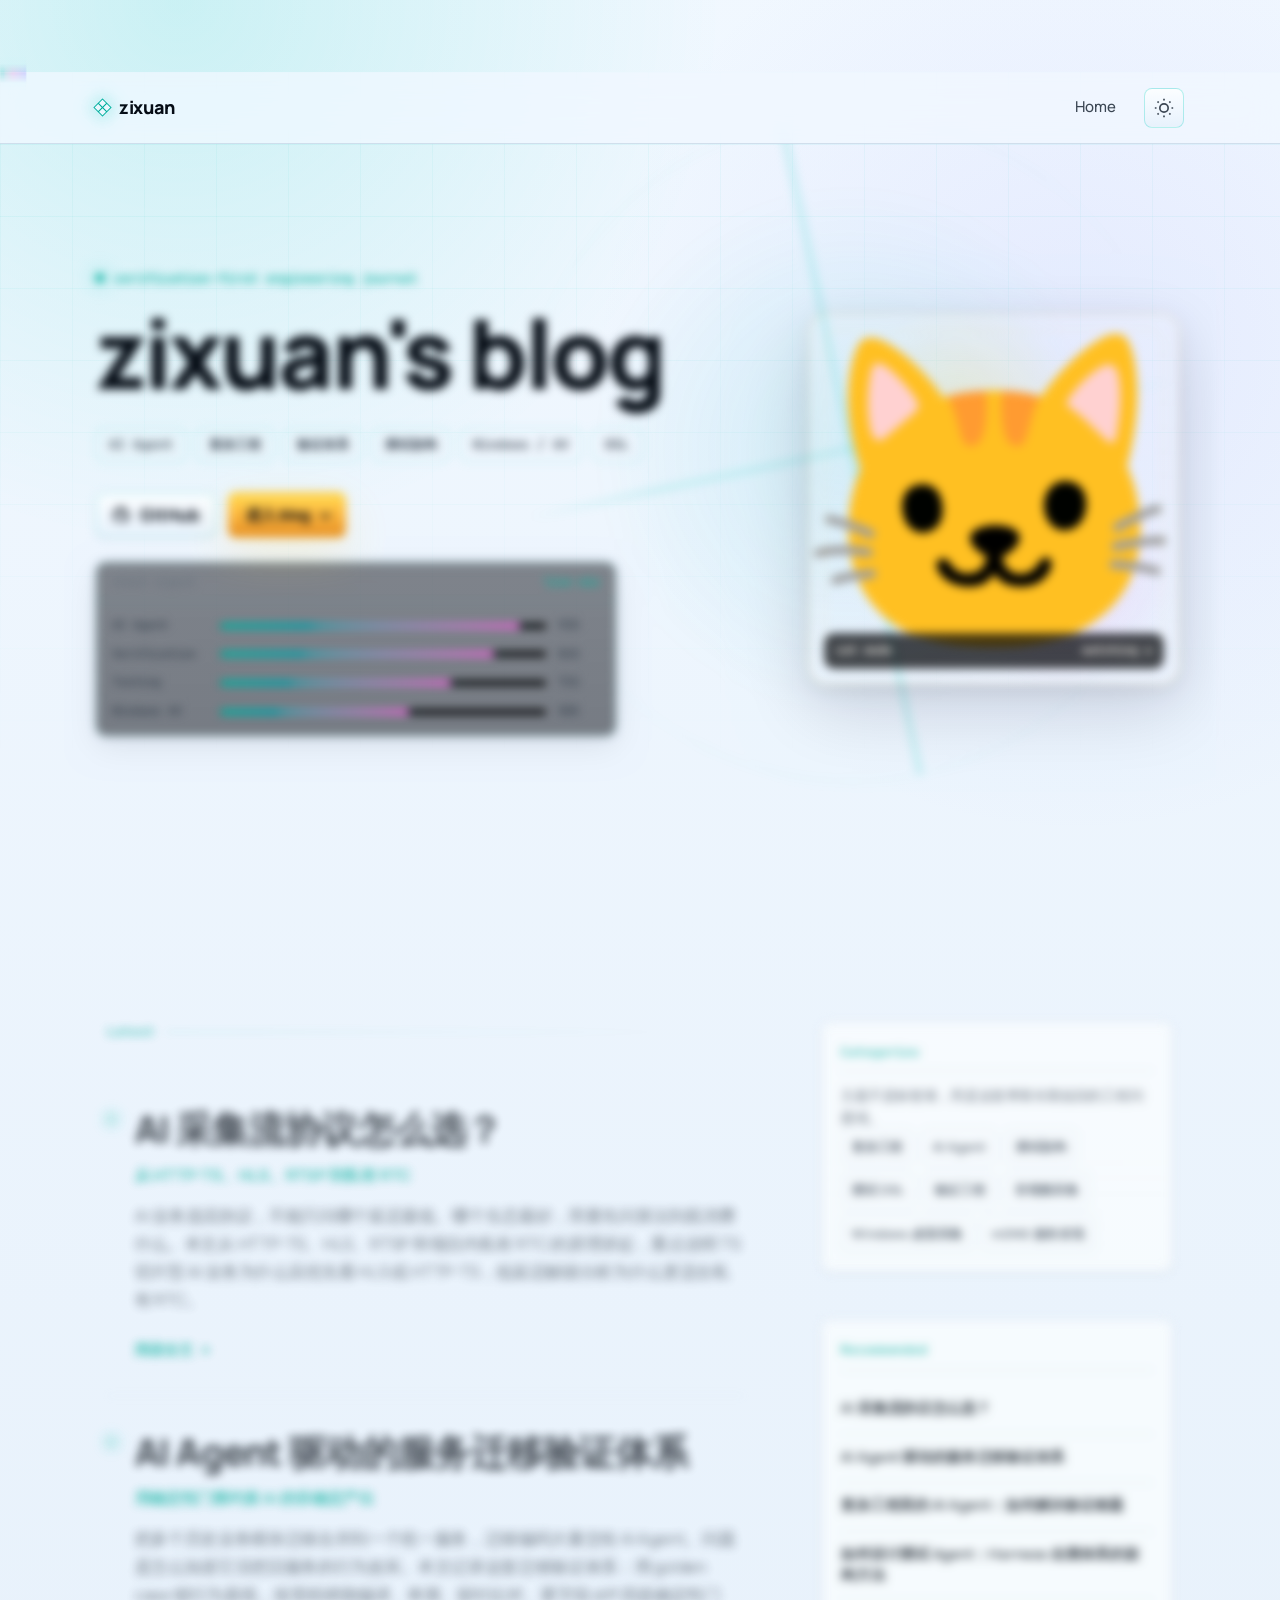
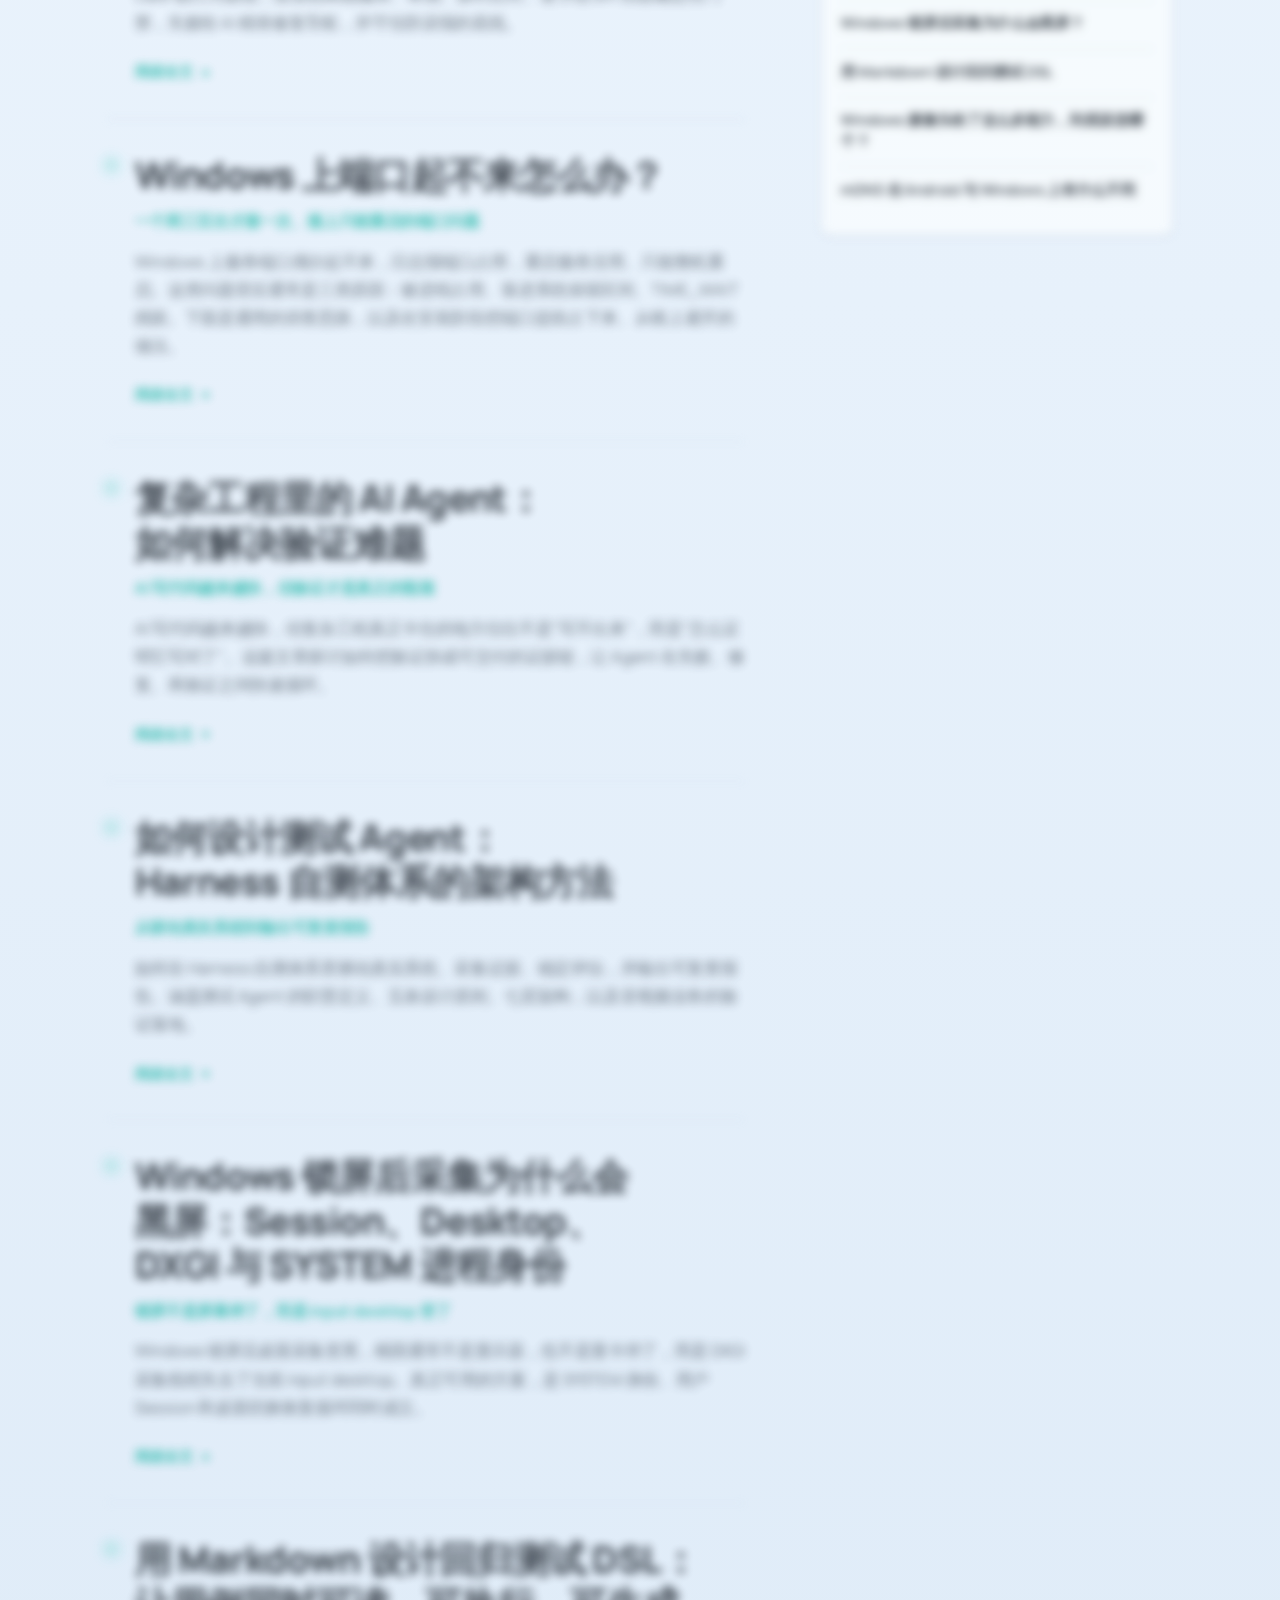
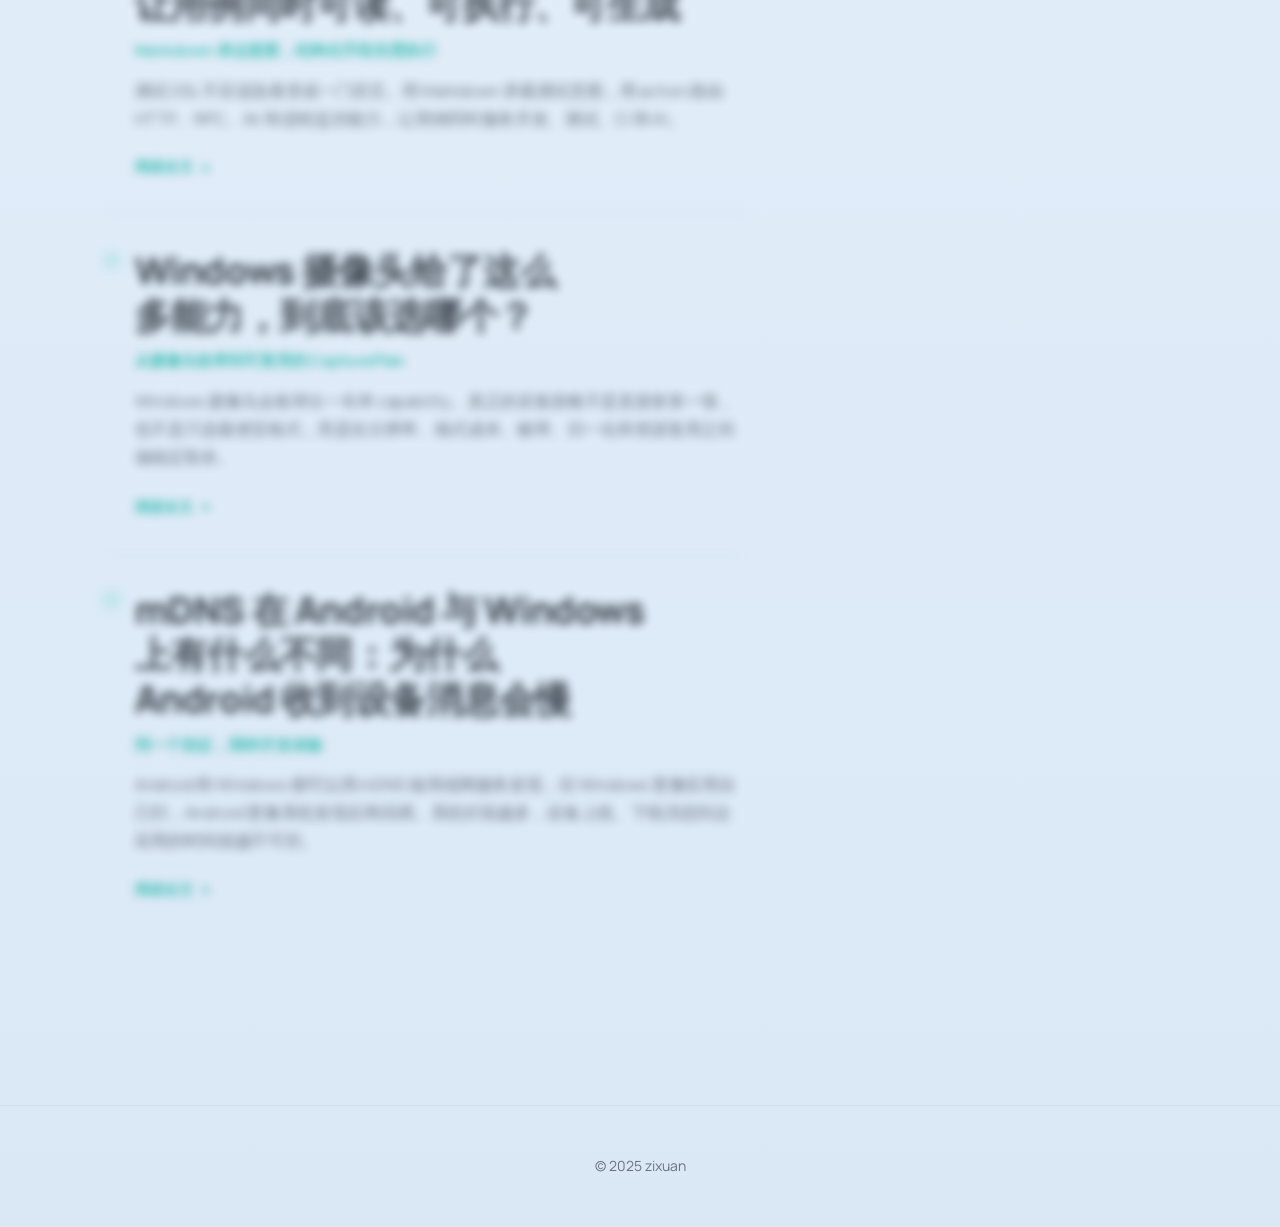
<file: index.html>
<!doctype html>
<html lang="zh-CN">
<head>
  <meta charset="utf-8" />
  <meta name="viewport" content="width=device-width, initial-scale=1" />
  <meta name="author" content="zixuan" />
  <title>zixuan's blog</title>
  <link rel="stylesheet" href="shared.css" />
  <style>
    /* ── Home: Signal-led technical journal ────── */
    html {
      scroll-snap-type: y proximity;
    }

    .intro {
      position: relative;
      max-width: var(--max-width);
      margin: 0 auto;
      min-height: calc(100vh - 72px);
      padding: clamp(72px, 9vw, 120px) 32px clamp(56px, 7vw, 92px);
      display: grid;
      grid-template-columns: minmax(300px, 1fr) minmax(260px, 380px);
      gap: clamp(32px, 6vw, 92px);
      align-items: center;
      overflow: hidden;
      animation: fadeUp 700ms var(--ease-out) both;
    }

    .intro::before {
      content: "";
      position: absolute;
      right: 32px;
      top: 44px;
      width: min(52vw, 680px);
      aspect-ratio: 1;
      border: 1px solid oklch(0.74 0.18 186 / 0.18);
      background:
        linear-gradient(90deg, transparent 49.5%, oklch(0.74 0.18 186 / 0.3) 49.5% 50.5%, transparent 50.5%),
        linear-gradient(transparent 49.5%, oklch(0.74 0.18 186 / 0.24) 49.5% 50.5%, transparent 50.5%),
        radial-gradient(circle, oklch(0.74 0.18 186 / 0.16), transparent 58%);
      border-radius: 50%;
      opacity: 0.62;
      transform: rotate(-12deg);
      pointer-events: none;
      mask-image: linear-gradient(90deg, transparent, black 20%, black 82%, transparent);
    }

    .intro-copy,
    .blog-mascot {
      position: relative;
      z-index: 1;
    }

    .intro-kicker {
      display: inline-flex;
      align-items: center;
      gap: 10px;
      margin-bottom: 22px;
      color: var(--accent);
      font: 700 13px/1 var(--font-mono);
    }

    .intro-kicker::before {
      content: "";
      width: 8px;
      height: 8px;
      background: var(--accent);
      box-shadow: 0 0 18px oklch(0.74 0.18 186 / 0.72);
    }

    .intro h1 {
      max-width: 11ch;
      font-size: clamp(48px, 8vw, 96px);
      font-weight: 800;
      line-height: 0.95;
      letter-spacing: -0.03em;
      color: var(--text-primary);
      text-wrap: balance;
    }

    .domain-cloud {
      display: flex;
      flex-wrap: wrap;
      gap: 10px;
      max-width: 620px;
      margin-top: 30px;
      list-style: none;
    }

    .domain-cloud span {
      display: inline-flex;
      align-items: center;
      min-height: 34px;
      padding: 0 12px;
      border: 1px solid oklch(0.74 0.18 186 / 0.28);
      border-radius: 8px;
      background: oklch(1 0 0 / 0.045);
      color: var(--text-secondary);
      font: 700 13px/1 var(--font-mono);
    }

    .github-link {
      display: inline-flex;
      align-items: center;
      gap: 10px;
      min-height: 44px;
      margin-top: 30px;
      padding: 0 15px;
      border: 1px solid oklch(0.74 0.18 186 / 0.34);
      border-radius: 8px;
      color: var(--text-primary);
      background: linear-gradient(180deg, var(--bg-card), var(--bg-elevated));
      font-weight: 800;
      box-shadow: var(--shadow-sm);
      transition: transform var(--duration-normal) var(--ease-out),
                  border-color var(--duration-normal) var(--ease-out),
                  box-shadow var(--duration-normal) var(--ease-out);
    }

    .github-link:hover {
      color: var(--text-primary);
      border-color: var(--accent);
      transform: translateY(-2px);
      box-shadow: 0 18px 44px oklch(0.74 0.18 186 / 0.18);
    }

    .github-link svg {
      width: 18px;
      height: 18px;
    }

    .intro-actions {
      display: flex;
      flex-wrap: wrap;
      gap: 12px;
      align-items: center;
      margin-top: 30px;
    }

    .intro-actions .github-link,
    .intro-actions .enter-blog {
      margin-top: 0;
    }

    .stack-signal {
      width: min(100%, 520px);
      margin-top: 24px;
      border: 1px solid oklch(0.74 0.18 186 / 0.24);
      border-radius: 10px;
      background:
        linear-gradient(180deg, oklch(1 0 0 / 0.06), transparent),
        oklch(0.1 0.026 252 / 0.5);
      box-shadow: var(--shadow-md);
      overflow: hidden;
    }

    .stack-signal-head {
      display: flex;
      align-items: center;
      justify-content: space-between;
      gap: 16px;
      padding: 13px 15px;
      border-bottom: 1px solid oklch(0.74 0.18 186 / 0.16);
      color: var(--text-tertiary);
      font: 700 12px/1 var(--font-mono);
    }

    .stack-signal-head span:last-child {
      color: var(--accent);
    }

    .stack-signal-body {
      display: grid;
      gap: 13px;
      padding: 16px 15px;
    }

    .stack-meter {
      display: grid;
      grid-template-columns: 96px minmax(0, 1fr) 42px;
      gap: 12px;
      align-items: center;
      color: var(--text-secondary);
      font: 700 12px/1.3 var(--font-mono);
    }

    .stack-track {
      height: 6px;
      border-radius: 999px;
      background: oklch(0.06 0.018 252 / 0.88);
      box-shadow: inset 0 1px 2px oklch(0 0 0 / 0.45);
      overflow: hidden;
    }

    .stack-track span {
      display: block;
      width: var(--value);
      height: 100%;
      border-radius: inherit;
      background: linear-gradient(90deg, var(--accent), var(--signal));
      box-shadow: 0 0 18px oklch(0.74 0.18 186 / 0.52);
      animation: pulseTrack 2800ms var(--ease-out) infinite;
    }

    .stack-meter:nth-child(2) .stack-track span { animation-delay: 160ms; }
    .stack-meter:nth-child(3) .stack-track span { animation-delay: 320ms; }
    .stack-meter:nth-child(4) .stack-track span { animation-delay: 480ms; }

    .blog-mascot {
      --look-x: 0px;
      --look-y: 0px;
      width: min(100%, 370px);
      justify-self: center;
      display: grid;
      place-items: center;
      transform: translate(var(--look-x), var(--look-y));
      transition: transform 180ms var(--ease-out);
    }

    .pet-card {
      position: relative;
      width: 100%;
      border-radius: 18px;
      border: 1px solid oklch(0.86 0.16 88 / 0.28);
      background:
        radial-gradient(circle at 42% 28%, oklch(0.9 0.16 88 / 0.22), transparent 34%),
        radial-gradient(circle at 68% 70%, oklch(0.72 0.21 333 / 0.18), transparent 32%),
        linear-gradient(180deg, oklch(1 0 0 / 0.06), transparent);
      box-shadow: var(--shadow-lg);
      overflow: hidden;
      transform: rotate(var(--pet-rotate, 0deg));
      transition: transform 180ms var(--ease-out), box-shadow 220ms var(--ease-out);
    }

    .pet-card::before {
      content: "";
      position: absolute;
      inset: 14px;
      z-index: 1;
      border: 1px solid oklch(0.86 0.16 88 / 0.18);
      border-radius: 14px;
      pointer-events: none;
    }

    .pet-card:hover {
      box-shadow: 0 34px 90px oklch(0.86 0.16 88 / 0.18), var(--shadow-lg);
    }

    .pet-art {
      width: 100%;
      aspect-ratio: 1;
      display: block;
      overflow: visible;
    }

    /* head follows the cursor (rotate + drift, set via JS) */
    .cat-head {
      transform-box: view-box;
      transform-origin: 64px 72px;
      transform: rotate(var(--head-rotate, 0deg)) translate(var(--head-x, 0px), var(--head-y, 0px));
      transition: transform 200ms var(--ease-out);
    }

    /* eyes follow the cursor (translate, set via JS) */
    .cat-eyes {
      transform: translate(var(--ex, 0px), var(--ey, 0px));
      transition: transform 160ms var(--ease-out);
    }

    .pet-caption {
      position: absolute;
      left: 14px;
      right: 14px;
      bottom: 14px;
      z-index: 2;
      display: flex;
      justify-content: space-between;
      gap: 12px;
      padding: 9px 11px;
      border: 1px solid oklch(1 0 0 / 0.2);
      border-radius: 10px;
      background: oklch(0.08 0.02 252 / 0.72);
      color: oklch(0.95 0.01 88);
      font: 700 12px/1.3 var(--font-mono);
    }

    .home-page {
      scroll-snap-align: start;
      transform-origin: center top;
    }

    .page-turn-ready {
      opacity: 0.72;
      transform: rotateX(7deg) translateY(34px) scale(0.98);
      transition:
        opacity 760ms var(--ease-out),
        transform 900ms var(--ease-out),
        filter 900ms var(--ease-out);
      filter: blur(5px);
    }

    .page-turn-ready.page-visible {
      opacity: 1;
      transform: rotateX(0deg) translateY(0) scale(1);
      filter: blur(0);
    }

    .enter-blog {
      display: inline-flex;
      align-items: center;
      gap: 10px;
      min-height: 46px;
      margin-top: 18px;
      padding: 0 17px;
      border: 1px solid oklch(0.86 0.16 88 / 0.45);
      border-radius: 8px;
      background: linear-gradient(180deg, oklch(0.92 0.16 88), oklch(0.72 0.15 65));
      color: oklch(0.12 0.03 252);
      font: 800 15px/1 var(--font-sans);
      cursor: pointer;
      box-shadow: 0 18px 44px oklch(0.86 0.16 88 / 0.18);
      transition: transform var(--duration-normal) var(--ease-out),
                  box-shadow var(--duration-normal) var(--ease-out);
    }

    .enter-blog:hover {
      transform: translateY(-2px);
      box-shadow: 0 24px 64px oklch(0.86 0.16 88 / 0.26);
    }

    .enter-blog::after {
      content: "";
      width: 8px;
      height: 8px;
      border-right: 2px solid currentColor;
      border-bottom: 2px solid currentColor;
      transform: rotate(45deg) translateY(-2px);
    }

    /* ── Main Grid ─────────────────────────────── */
    .home-grid {
      display: grid;
      grid-template-columns: minmax(0, 1fr) minmax(280px, 360px);
      grid-template-areas: "newest sidebar";
      gap: clamp(40px, 6vw, 88px);
      max-width: var(--max-width);
      margin: 0 auto;
      min-height: calc(100vh - 72px);
      padding: clamp(56px, 7vw, 96px) 32px 112px;
    }

    /* ── Newest (left column) ──────────────────── */
    .newest {
      grid-area: newest;
    }

    .section-label {
      display: flex;
      align-items: center;
      gap: 12px;
      font-size: 13px;
      font-weight: 700;
      color: var(--accent);
      margin-bottom: 32px;
      font-family: var(--font-mono);
    }

    .section-label::after {
      content: "";
      height: 1px;
      flex: 1;
      background: linear-gradient(90deg, oklch(0.74 0.18 186 / 0.44), transparent);
    }

    /* ── Post (text-based, no cards) ───────────── */
    .post {
      position: relative;
      padding: 34px 0 34px 28px;
      border-bottom: 1px solid var(--border-subtle);
      animation: fadeUp 500ms var(--ease-out) both;
      transition: border-color var(--duration-normal) var(--ease-out),
                  transform var(--duration-normal) var(--ease-out);
    }

    .post:nth-child(2) { animation-delay: 100ms; }
    .post:nth-child(3) { animation-delay: 200ms; }
    .post:nth-child(4) { animation-delay: 300ms; }

    .post:first-child {
      padding-top: 8px;
    }

    .post:last-child {
      border-bottom: none;
    }

    .post::before {
      content: "";
      position: absolute;
      left: 0;
      top: 42px;
      width: 9px;
      height: 9px;
      border: 1px solid var(--accent);
      background: var(--bg-base);
      box-shadow: 0 0 16px oklch(0.74 0.18 186 / 0.5);
      transform: rotate(45deg);
      transition: transform var(--duration-normal) var(--ease-out),
                  background var(--duration-normal) var(--ease-out);
    }

    .post:hover {
      transform: translateX(4px);
      border-bottom-color: oklch(0.74 0.18 186 / 0.3);
    }

    .post:hover::before {
      background: var(--accent);
      transform: rotate(45deg) scale(1.22);
    }

    .post-title {
      max-width: 880px;
      font-size: clamp(25px, 3.2vw, 38px);
      font-weight: 800;
      line-height: 1.2;
      letter-spacing: -0.025em;
      margin-bottom: 12px;
      text-wrap: balance;
      transition: color var(--duration-fast) var(--ease-out);
    }

    .post-title a {
      color: var(--text-primary);
      text-decoration: none;
      transition: color var(--duration-fast) var(--ease-out);
    }

    .post-title a:hover {
      color: var(--accent);
    }

    .post-subtitle {
      font-size: 16px;
      color: var(--accent);
      line-height: 1.5;
      margin-bottom: 16px;
      font-weight: 700;
    }

    .post-excerpt {
      font-size: 17px;
      line-height: 1.7;
      color: var(--text-secondary);
      margin-bottom: 20px;
      max-width: 78ch;
    }

    /* ── Read more with arrow animation ────────── */
    .read-more {
      display: inline-flex;
      align-items: center;
      gap: 8px;
      font-size: 15px;
      font-weight: 600;
      color: var(--accent);
      text-decoration: none;
      transition: color var(--duration-fast) var(--ease-out);
    }

    .read-more:hover {
      color: var(--accent-hover);
    }

    .read-more-arrows {
      display: inline-flex;
      align-items: center;
    }

    .read-more-arrows svg {
      width: 8px;
      height: 12px;
      stroke: currentColor;
      stroke-width: 2;
      fill: none;
      transition: opacity var(--duration-fast) var(--ease-out),
                  transform var(--duration-fast) var(--ease-out);
    }

    .read-more-arrows svg:nth-child(1) { opacity: 1; }
    .read-more-arrows svg:nth-child(2) { opacity: 0; margin-left: -2px; }
    .read-more-arrows svg:nth-child(3) { opacity: 0; margin-left: -2px; }

    .read-more:hover .read-more-arrows svg:nth-child(2) {
      opacity: 0.66;
      transform: translateX(2px);
    }

    .read-more:hover .read-more-arrows svg:nth-child(3) {
      opacity: 0.35;
      transform: translateX(4px);
    }

    /* ── Sidebar (right column) ────────────────── */
    .sidebar {
      grid-area: sidebar;
    }

    .sidebar-section {
      border: 1px solid var(--border-subtle);
      border-radius: 10px;
      background:
        linear-gradient(180deg, oklch(1 0 0 / 0.06), transparent),
        var(--bg-card);
      padding: 20px;
      margin-bottom: 48px;
      animation: fadeUp 500ms var(--ease-out) 200ms both;
      box-shadow: var(--shadow-sm);
    }

    .sidebar-section:nth-child(2) {
      animation-delay: 350ms;
    }

    .sidebar-section h3 {
      font-size: 13px;
      font-weight: 700;
      color: var(--accent);
      margin-bottom: 16px;
      padding-bottom: 8px;
      border-bottom: 1px solid var(--border-subtle);
      font-family: var(--font-mono);
    }

    .category-list {
      list-style: none;
      display: flex;
      flex-wrap: wrap;
      gap: 8px;
    }

    .category-list a {
      display: block;
      padding: 6px 10px;
      border: 1px solid var(--border-subtle);
      border-radius: 6px;
      font-size: 13px;
      font-weight: 700;
      color: var(--text-secondary);
      text-decoration: none;
      transition: all var(--duration-fast) var(--ease-out);
    }

    .category-list a:hover {
      border-color: var(--accent);
      background: var(--accent-soft);
      color: var(--text-primary);
    }

    .sidebar-post {
      padding: 12px 0;
      border-bottom: 1px solid var(--border-subtle);
    }

    .sidebar-post:last-child {
      border-bottom: none;
    }

    .sidebar-post-title {
      font-size: 15px;
      font-weight: 600;
      line-height: 1.4;
      margin-bottom: 4px;
    }

    .sidebar-note {
      color: var(--text-secondary);
      font-size: 14px;
      line-height: 1.65;
      margin-top: -4px;
    }

    .sidebar-post-title a {
      color: var(--text-primary);
      text-decoration: none;
      transition: color var(--duration-fast) var(--ease-out);
    }

    .sidebar-post-title a:hover {
      color: var(--accent);
    }

    /* ── Responsive ────────────────────────────── */
    @keyframes fadeUp {
      from { opacity: 0; transform: translateY(20px); }
      to { opacity: 1; transform: translateY(0); }
    }

    @keyframes pulseTrack {
      0%, 100% { filter: saturate(1); opacity: 0.78; }
      50% { filter: saturate(1.3); opacity: 1; }
    }

    @media (prefers-reduced-motion: reduce) {
      .intro, .post, .sidebar-section { animation: none; }
      .read-more-arrows svg { transition: none; }
      .blog-mascot,
      .pet-card,
      .page-turn-ready { transition: none; }
      .cat-head,
      .cat-eyes { transition: none; }
    }

    @media (max-width: 760px) {
      .intro {
        grid-template-columns: 1fr;
        min-height: auto;
      }

      .home-grid {
        grid-template-columns: 1fr;
        grid-template-areas: "newest" "sidebar";
        gap: 48px;
      }

      .intro { padding: 56px 20px 40px; }
      .intro h1 { max-width: 100%; }
      .blog-mascot {
        width: min(78vw, 300px);
        margin-top: 18px;
      }
      .home-grid { padding: 0 20px 64px; }
      .post { padding: 30px 0 30px 22px; }
    }
  </style>
  <script src="theme.js"></script>
</head>
<body>
  <header class="site-header">
    <div class="site-header-inner">
      <a href="index.html" class="site-logo">zixuan</a>
      <nav class="site-nav">
        <a href="index.html">Home</a>
        <button class="theme-toggle" id="themeToggle" aria-label="Toggle theme">
          <svg class="sun-icon" fill="none" viewBox="0 0 24 24" stroke="currentColor" stroke-width="2">
            <circle cx="12" cy="12" r="5"/>
            <path d="M12 1v2M12 21v2M4.22 4.22l1.42 1.42M18.36 18.36l1.42 1.42M1 12h2M21 12h2M4.22 19.78l1.42-1.42M18.36 5.64l1.42-1.42"/>
          </svg>
          <svg class="moon-icon" fill="none" viewBox="0 0 24 24" stroke="currentColor" stroke-width="2" style="display:none">
            <path d="M21 12.79A9 9 0 1111.21 3 7 7 0 0021 12.79z"/>
          </svg>
        </button>
      </nav>
    </div>
  </header>

  <section class="intro home-page" aria-labelledby="home-title">
    <div class="intro-copy">
      <p class="intro-kicker">verification-first engineering journal</p>
      <h1 id="home-title">zixuan's blog</h1>
      <ul class="domain-cloud" aria-label="博客涉及领域">
        <li><span>AI Agent</span></li>
        <li><span>复杂工程</span></li>
        <li><span>验证体系</span></li>
        <li><span>测试架构</span></li>
        <li><span>Windows / AV</span></li>
        <li><span>DSL</span></li>
      </ul>
      <div class="intro-actions">
        <a class="github-link" href="https://github.com/terryup/ai-agent-verification-blog" target="_blank" rel="noreferrer">
          <svg viewBox="0 0 24 24" aria-hidden="true" fill="currentColor">
            <path d="M12 2C6.48 2 2 6.59 2 12.25c0 4.52 2.87 8.36 6.84 9.72.5.1.68-.22.68-.49l-.01-1.9c-2.78.62-3.37-1.22-3.37-1.22-.45-1.19-1.11-1.5-1.11-1.5-.91-.64.07-.63.07-.63 1 .07 1.53 1.06 1.53 1.06.9 1.57 2.36 1.12 2.94.86.09-.67.35-1.12.64-1.38-2.22-.26-4.56-1.14-4.56-5.06 0-1.12.39-2.03 1.03-2.75-.1-.26-.45-1.31.1-2.71 0 0 .84-.28 2.75 1.05A9.34 9.34 0 0 1 12 6.98c.85 0 1.7.12 2.5.34 1.91-1.33 2.75-1.05 2.75-1.05.55 1.4.2 2.45.1 2.71.64.72 1.03 1.63 1.03 2.75 0 3.93-2.34 4.79-4.57 5.05.36.32.68.94.68 1.9l-.01 2.8c0 .27.18.59.69.49A10.08 10.08 0 0 0 22 12.25C22 6.59 17.52 2 12 2Z"/>
          </svg>
          GitHub
        </a>
        <button class="enter-blog" type="button" data-scroll-target="blog-list">进入 blog</button>
      </div>
      <div class="stack-signal" aria-label="技术关注比例">
        <div class="stack-signal-head">
          <span>stack signal</span>
          <span>live mix</span>
        </div>
        <div class="stack-signal-body">
          <div class="stack-meter" style="--value: 92%">
            <span>AI Agent</span>
            <div class="stack-track"><span></span></div>
            <span>92%</span>
          </div>
          <div class="stack-meter" style="--value: 84%">
            <span>Verification</span>
            <div class="stack-track"><span></span></div>
            <span>84%</span>
          </div>
          <div class="stack-meter" style="--value: 71%">
            <span>Testing</span>
            <div class="stack-track"><span></span></div>
            <span>71%</span>
          </div>
          <div class="stack-meter" style="--value: 58%">
            <span>Windows AV</span>
            <div class="stack-track"><span></span></div>
            <span>58%</span>
          </div>
        </div>
      </div>
    </div>

    <div class="blog-mascot" aria-hidden="true">
      <div class="pet-card">
        <svg class="pet-art" viewBox="0 0 128 128" xmlns="http://www.w3.org/2000/svg" role="img" aria-label="一只会看着你的橘猫">
          <g class="cat-head">
            <!-- face -->
            <path fill="#FFC022" d="M114.67 70.19C112.71 44.22 94.44 26.3 64 26.3S15.25 45.33 13.45 71.31c-1.05 15.14 4.58 28.63 15.91 36.32c7.46 5.07 17.88 7.88 34.77 7.88c17.18 0 27.03-3.71 34.49-8.73c12.43-8.35 17.18-21.67 16.05-36.59"/>
            <!-- ears -->
            <path fill="#FFC022" d="M53.72 42.6C46.3 23.4 30.1 10.34 23.87 8.39c-2.35-.74-5.3-.81-6.63 1.35c-3.36 5.45-7.66 22.95 1.85 47.78z"/>
            <path fill="#FFD1D1" d="M36.12 34.21c1.54-1.29 2.29-2.55.6-5.16c-2.62-4.05-7.33-8.78-9.16-10.23c-3-2.38-5.32-3.18-6.21.65c-1.65 7.08-1.52 16.69.25 21.99c.62 1.87 2.54 2.86 4.02 1.57z"/>
            <path fill="#FF9B31" d="M54.12 45.02c1.13.96 3.42.82 4.75-.72c1.61-1.87 3.29-8.17 2.24-17.91c-4.67.17-9.09.84-13.21 1.97c3.33 5.46 4.13 14.88 6.22 16.66m19.76 0c-1.13.96-3.42.82-4.75-.72c-1.61-1.87-3.29-8.17-2.24-17.91c4.67.17 9.09.84 13.21 1.97c-3.33 5.46-4.13 14.88-6.22 16.66"/>
            <path fill="#FFC022" d="M79.9 29.22c8.08-12.41 19.38-20.75 24.07-22.24c2.32-.74 5.02-.62 6.34 1.55c3.32 5.45 6.13 22.24-.42 45.75L85.96 42.74z"/>
            <path fill="#FFD1D1" d="M97.55 38.23c2.43 2.43 4.41 4.06 5.84 5.61c.95 1.03 2.69.56 2.97-.82c2.45-11.8 1.67-21.86 0-24.5c-.8-1.26-2.29-1.59-3.65-1.13c-2.44.81-8.66 5.45-13.05 12.22c-.51.79-.32 1.85.46 2.38c1.58 1.07 4.34 3.14 7.43 6.24"/>
            <!-- nose -->
            <path d="M55.67 77.75c-.05-3.08 4.37-4.55 8.54-4.62c4.18-.07 8.68 1.29 8.73 4.37s-5.22 7.13-8.54 7.13c-3.31 0-8.67-3.81-8.73-6.88"/>
            <!-- whiskers -->
            <path fill="none" stroke="#9E9E9E" stroke-linecap="round" stroke-miterlimit="10" stroke-width="3" d="M6.7 71.03c.34.41 4.41.35 14.36 5.07M2.9 82.86s6.42-2.24 17.46-.28M8.81 92.29s2.74-1.38 12.67-2.25m99.39-22.53s-3.41.33-13.94 6.34m15.49 4.64s-5.09-.36-16.05 1.97m14.08 8.59s-4.83-1.71-14.78-2.25"/>
            <!-- eyes (follow the cursor) -->
            <g class="cat-eyes">
              <path fill="#000200" d="M96.09 66.37c-.34 5.51-3.76 8.54-7.65 8.54s-7.04-3.88-7.04-8.66s3.28-8.71 7.65-8.47c5.07.29 7.32 4.09 7.04 8.59M46 65.81c.78 5.61-1.58 9.03-5.49 9.82s-7.26-1.84-8.23-6.64c-.98-4.81.9-9.32 5.34-9.97c5.15-.75 7.74 2.2 8.38 6.79"/>
            </g>
            <!-- mouth -->
            <path d="M44.99 85.16c-2.57 1.67.47 5.54 2.25 6.85s4.98 2.92 9.67 2.44c5.54-.56 7.13-4.69 7.13-4.69s1.97 4.6 8.82 4.79c6.95.19 9.1-3.57 10.04-4.69c.94-1.13 1.88-4.04.28-5.16c-1.6-1.13-2.72.28-4.41 2.63s-5.16 3.66-8.54 2.06s-3.57-7.04-3.57-7.04l-4.79.28s-.75 4.69-2.91 6.19s-7.32 1.88-9.48-1.41c-.95-1.46-2.33-3.66-4.49-2.25"/>
          </g>
        </svg>
        <div class="pet-caption">
          <span>cat mode</span>
          <span>watching u</span>
        </div>
      </div>
    </div>
  </section>

  <main class="home-grid home-page" id="blog-list">
    <!-- Left: Article list -->
    <div class="newest">
      <p class="section-label">Latest</p>

      <article class="post">
        <h2 class="post-title">
          <a href="./media-protocol-ai-selection.html">AI 采集流协议怎么选？</a>
        </h2>
        <p class="post-subtitle">从 HTTP-TS、HLS、RTSP 到私有 RTC</p>
        <p class="post-excerpt">
          AI 业务选流协议，不能只问哪个延迟最低、哪个生态最好，而要先问算法到底消费什么。本文从 HTTP-TS、HLS、RTSP 和项目内私有 RTC 的原理讲起，重点说明 TS 切片型 AI 业务为什么应优先看 HLS 或 HTTP-TS，低延迟帧级分析为什么更适合私有 RTC。
        </p>
        <a class="read-more" href="./media-protocol-ai-selection.html">
          阅读全文
          <span class="read-more-arrows">
            <svg viewBox="0 0 8 12"><path d="M1 6h5M4 2l3 4-3 4"/></svg>
            <svg viewBox="0 0 8 12"><path d="M1 6h5M4 2l3 4-3 4"/></svg>
            <svg viewBox="0 0 8 12"><path d="M1 6h5M4 2l3 4-3 4"/></svg>
          </span>
        </a>
      </article>

      <article class="post">
        <h2 class="post-title">
          <a href="./ai-agent-migration-verification-blog.html">AI Agent 驱动的服务迁移验证体系</a>
        </h2>
        <p class="post-subtitle">用确定性门禁约束 AI 的非确定产出</p>
        <p class="post-excerpt">
          把多个历史业务模块迁移合并到一个统一服务，迁移编码大量交给 AI Agent。问题是怎么知道它没把旧服务的行为改坏。本文记录这套迁移验证体系：用 golden case 锁行为基线，按里程碑跑编译、单测、探针比对、逐字段 diff 四道确定性门禁，失败给 AI 精准修复导航，并守住防误报的底线。
        </p>
        <a class="read-more" href="./ai-agent-migration-verification-blog.html">
          阅读全文
          <span class="read-more-arrows">
            <svg viewBox="0 0 8 12"><path d="M1 6h5M4 2l3 4-3 4"/></svg>
            <svg viewBox="0 0 8 12"><path d="M1 6h5M4 2l3 4-3 4"/></svg>
            <svg viewBox="0 0 8 12"><path d="M1 6h5M4 2l3 4-3 4"/></svg>
          </span>
        </a>
      </article>

      <article class="post">
        <h2 class="post-title">
          <a href="./windows-port-bind-failure-troubleshooting.html">Windows 上端口起不来怎么办？</a>
        </h2>
        <p class="post-subtitle">一个两三百次才撞一次、撞上只能重启的端口问题</p>
        <p class="post-excerpt">
          Windows 上服务端口偶尔起不来，日志报端口占用，重启服务没用、只能整机重启。这类问题背后通常是三类原因：被进程占用、落进系统保留区间、TIME_WAIT 残留。下面是通用的排查思路，以及在安装阶段把端口提前占下来、从根上避开的做法。
        </p>
        <a class="read-more" href="./windows-port-bind-failure-troubleshooting.html">
          阅读全文
          <span class="read-more-arrows">
            <svg viewBox="0 0 8 12"><path d="M1 6h5M4 2l3 4-3 4"/></svg>
            <svg viewBox="0 0 8 12"><path d="M1 6h5M4 2l3 4-3 4"/></svg>
            <svg viewBox="0 0 8 12"><path d="M1 6h5M4 2l3 4-3 4"/></svg>
          </span>
        </a>
      </article>

      <article class="post">
        <h2 class="post-title">
          <a href="./ai-agent-verification.html">复杂工程里的 AI Agent：如何解决验证难题</a>
        </h2>
        <p class="post-subtitle">AI 写代码越来越快，但验证才是真正的瓶颈</p>
        <p class="post-excerpt">
          AI 写代码越来越快，但复杂工程真正卡住的地方往往不是"写不出来"，而是"怎么证明它写对了"。这篇文章探讨如何把验证拆成可交付的证据链，让 Agent 在失败、修复、再验证之间快速循环。
        </p>
        <a class="read-more" href="./ai-agent-verification.html">
          阅读全文
          <span class="read-more-arrows">
            <svg viewBox="0 0 8 12"><path d="M1 6h5M4 2l3 4-3 4"/></svg>
            <svg viewBox="0 0 8 12"><path d="M1 6h5M4 2l3 4-3 4"/></svg>
            <svg viewBox="0 0 8 12"><path d="M1 6h5M4 2l3 4-3 4"/></svg>
          </span>
        </a>
      </article>

      <article class="post">
        <h2 class="post-title">
          <a href="./ai-agent-testing-practice-blog.html">如何设计测试 Agent：Harness 自测体系的架构方法</a>
        </h2>
        <p class="post-subtitle">从驱动真实系统到输出可复查报告</p>
        <p class="post-excerpt">
          如何在 Harness 自测体系里驱动真实系统、采集证据、稳定评估，并输出可复查报告。涵盖测试 Agent 的职责定义、五条设计原则、七层架构，以及音视频业务的验证落地。
        </p>
        <a class="read-more" href="./ai-agent-testing-practice-blog.html">
          阅读全文
          <span class="read-more-arrows">
            <svg viewBox="0 0 8 12"><path d="M1 6h5M4 2l3 4-3 4"/></svg>
            <svg viewBox="0 0 8 12"><path d="M1 6h5M4 2l3 4-3 4"/></svg>
            <svg viewBox="0 0 8 12"><path d="M1 6h5M4 2l3 4-3 4"/></svg>
          </span>
        </a>
      </article>

      <article class="post">
        <h2 class="post-title">
          <a href="./windows-lock-screen-capture-system-session.html">Windows 锁屏后采集为什么会黑屏：Session、Desktop、DXGI 与 SYSTEM 进程身份</a>
        </h2>
        <p class="post-subtitle">锁屏不是屏幕停了，而是 input desktop 变了</p>
        <p class="post-excerpt">
          Windows 锁屏后桌面采集变黑，根因通常不是显示器，也不是显卡停了，而是 DXGI 采集线程失去了当前 input desktop。真正可用的方案，是 SYSTEM 身份、用户 Session 和桌面切换恢复循环同时成立。
        </p>
        <a class="read-more" href="./windows-lock-screen-capture-system-session.html">
          阅读全文
          <span class="read-more-arrows">
            <svg viewBox="0 0 8 12"><path d="M1 6h5M4 2l3 4-3 4"/></svg>
            <svg viewBox="0 0 8 12"><path d="M1 6h5M4 2l3 4-3 4"/></svg>
            <svg viewBox="0 0 8 12"><path d="M1 6h5M4 2l3 4-3 4"/></svg>
          </span>
        </a>
      </article>

      <article class="post">
        <h2 class="post-title">
          <a href="./markdown-regression-test-dsl.html">用 Markdown 设计回归测试 DSL：让用例同时可读、可执行、可生成</a>
        </h2>
        <p class="post-subtitle">Markdown 表达意图，结构化字段负责执行</p>
        <p class="post-excerpt">
          测试 DSL 不应该急着变成一门语言。用 Markdown 承载测试意图，用 action 路由 HTTP、RPC、AV 和进程监控能力，让用例同时服务开发、测试、CI 和 AI。
        </p>
        <a class="read-more" href="./markdown-regression-test-dsl.html">
          阅读全文
          <span class="read-more-arrows">
            <svg viewBox="0 0 8 12"><path d="M1 6h5M4 2l3 4-3 4"/></svg>
            <svg viewBox="0 0 8 12"><path d="M1 6h5M4 2l3 4-3 4"/></svg>
            <svg viewBox="0 0 8 12"><path d="M1 6h5M4 2l3 4-3 4"/></svg>
          </span>
        </a>
      </article>

      <article class="post">
        <h2 class="post-title">
          <a href="./windows-camera-capability-selection.html">Windows 摄像头给了这么多能力，到底该选哪个？</a>
        </h2>
        <p class="post-subtitle">从摄像头枚举到可复用的 CapturePlan</p>
        <p class="post-excerpt">
          Windows 摄像头会枚举出一长串 capability。真正的采集策略不是直接拿第一项，也不是只选最便宜格式，而是在分辨率、格式成本、帧率、归一化和资源复用之间做稳定取舍。
        </p>
        <a class="read-more" href="./windows-camera-capability-selection.html">
          阅读全文
          <span class="read-more-arrows">
            <svg viewBox="0 0 8 12"><path d="M1 6h5M4 2l3 4-3 4"/></svg>
            <svg viewBox="0 0 8 12"><path d="M1 6h5M4 2l3 4-3 4"/></svg>
            <svg viewBox="0 0 8 12"><path d="M1 6h5M4 2l3 4-3 4"/></svg>
          </span>
        </a>
      </article>

      <article class="post">
        <h2 class="post-title">
          <a href="./mdns-android-windows-discovery-differences.html">mDNS 在 Android 与 Windows 上有什么不同：为什么 Android 收到设备消息会慢</a>
        </h2>
        <p class="post-subtitle">同一个协议，两种开发体验</p>
        <p class="post-excerpt">
          Android 和 Windows 都可以用 mDNS 做局域网服务发现，但 Windows 更像应用自己扫，Android 更像系统发现后再回调。系统封装越多，设备上线、下线消息到达应用的时间就越不可控。
        </p>
        <a class="read-more" href="./mdns-android-windows-discovery-differences.html">
          阅读全文
          <span class="read-more-arrows">
            <svg viewBox="0 0 8 12"><path d="M1 6h5M4 2l3 4-3 4"/></svg>
            <svg viewBox="0 0 8 12"><path d="M1 6h5M4 2l3 4-3 4"/></svg>
            <svg viewBox="0 0 8 12"><path d="M1 6h5M4 2l3 4-3 4"/></svg>
          </span>
        </a>
      </article>
    </div>

    <!-- Right: Sidebar -->
    <aside class="sidebar">
      <div class="sidebar-section">
        <h3>Categories</h3>
        <p class="sidebar-note">主题不是标签墙，而是这套博客长期追踪的工程问题域。</p>
        <ul class="category-list">
          <li><a href="#">复杂工程</a></li>
          <li><a href="#">AI Agent</a></li>
          <li><a href="#">测试架构</a></li>
          <li><a href="#">测试 DSL</a></li>
          <li><a href="#">验证工程</a></li>
          <li><a href="#">音视频采集</a></li>
          <li><a href="#">Windows 桌面采集</a></li>
          <li><a href="#">mDNS 服务发现</a></li>
        </ul>
      </div>

      <div class="sidebar-section">
        <h3>Recommended</h3>
        <div class="sidebar-post">
          <p class="sidebar-post-title">
            <a href="./media-protocol-ai-selection.html">AI 采集流协议怎么选？</a>
          </p>
        </div>
        <div class="sidebar-post">
          <p class="sidebar-post-title">
            <a href="./ai-agent-migration-verification-blog.html">AI Agent 驱动的服务迁移验证体系</a>
          </p>
        </div>
        <div class="sidebar-post">
          <p class="sidebar-post-title">
            <a href="./ai-agent-verification.html">复杂工程里的 AI Agent：如何解决验证难题</a>
          </p>
        </div>
        <div class="sidebar-post">
          <p class="sidebar-post-title">
            <a href="./ai-agent-testing-practice-blog.html">如何设计测试 Agent：Harness 自测体系的架构方法</a>
          </p>
        </div>
        <div class="sidebar-post">
          <p class="sidebar-post-title">
            <a href="./windows-lock-screen-capture-system-session.html">Windows 锁屏后采集为什么会黑屏？</a>
          </p>
        </div>
        <div class="sidebar-post">
          <p class="sidebar-post-title">
            <a href="./markdown-regression-test-dsl.html">用 Markdown 设计回归测试 DSL</a>
          </p>
        </div>
        <div class="sidebar-post">
          <p class="sidebar-post-title">
            <a href="./windows-camera-capability-selection.html">Windows 摄像头给了这么多能力，到底该选哪个？</a>
          </p>
        </div>
        <div class="sidebar-post">
          <p class="sidebar-post-title">
            <a href="./mdns-android-windows-discovery-differences.html">mDNS 在 Android 与 Windows 上有什么不同</a>
          </p>
        </div>
      </div>
    </aside>
  </main>

  <footer class="site-footer">
    &copy; 2025 zixuan
  </footer>

  <script>
  // ── Mascot: head + eyes follow the cursor ──
  (function () {
    var mascot = document.querySelector('.blog-mascot');
    var svg = mascot && mascot.querySelector('.pet-art');
    if (!mascot || !svg) return;
    if (window.matchMedia('(prefers-reduced-motion: reduce)').matches) return;

    var MAXTILT = 7;   // head rotate (deg)
    var HEAD = 3;      // head drift (SVG units, 128 viewBox)
    var EYE = 3.2;     // eye drift (SVG units)
    var PARA = 7;      // whole-mascot parallax (px)
    var raf = 0;

    function apply(x, y) {
      var r = mascot.getBoundingClientRect();
      var cx = r.left + r.width / 2;
      var cy = r.top + r.height * 0.52;   // roughly the eye line
      var dx = x - cx, dy = y - cy;
      var dist = Math.hypot(dx, dy) || 1;
      var nx = dx / dist, ny = dy / dist;
      var eg = Math.min(1, dist / 50);    // eyes react quickly
      var hg = Math.min(1, dist / 200);   // head follows lazily
      svg.style.setProperty('--head-rotate', (nx * MAXTILT * hg).toFixed(2) + 'deg');
      svg.style.setProperty('--head-x', (nx * HEAD * hg).toFixed(2) + 'px');
      svg.style.setProperty('--head-y', (ny * HEAD * hg).toFixed(2) + 'px');
      svg.style.setProperty('--ex', (nx * EYE * eg).toFixed(2) + 'px');
      svg.style.setProperty('--ey', (ny * EYE * eg).toFixed(2) + 'px');
      mascot.style.setProperty('--look-x', (nx * PARA * hg).toFixed(2) + 'px');
      mascot.style.setProperty('--look-y', (ny * PARA * hg).toFixed(2) + 'px');
      raf = 0;
    }

    function onMove(e) {
      if (raf) return;
      var x = e.clientX, y = e.clientY;
      raf = requestAnimationFrame(function () { apply(x, y); });
    }

    function reset() {
      svg.style.setProperty('--head-rotate', '0deg');
      svg.style.setProperty('--head-x', '0px');
      svg.style.setProperty('--head-y', '0px');
      svg.style.setProperty('--ex', '0px');
      svg.style.setProperty('--ey', '0px');
      mascot.style.setProperty('--look-x', '0px');
      mascot.style.setProperty('--look-y', '0px');
    }

    window.addEventListener('pointermove', onMove, { passive: true });
    document.addEventListener('mouseleave', reset);
    window.addEventListener('blur', reset);
  })();
  </script>
</body>
</html>
</file>
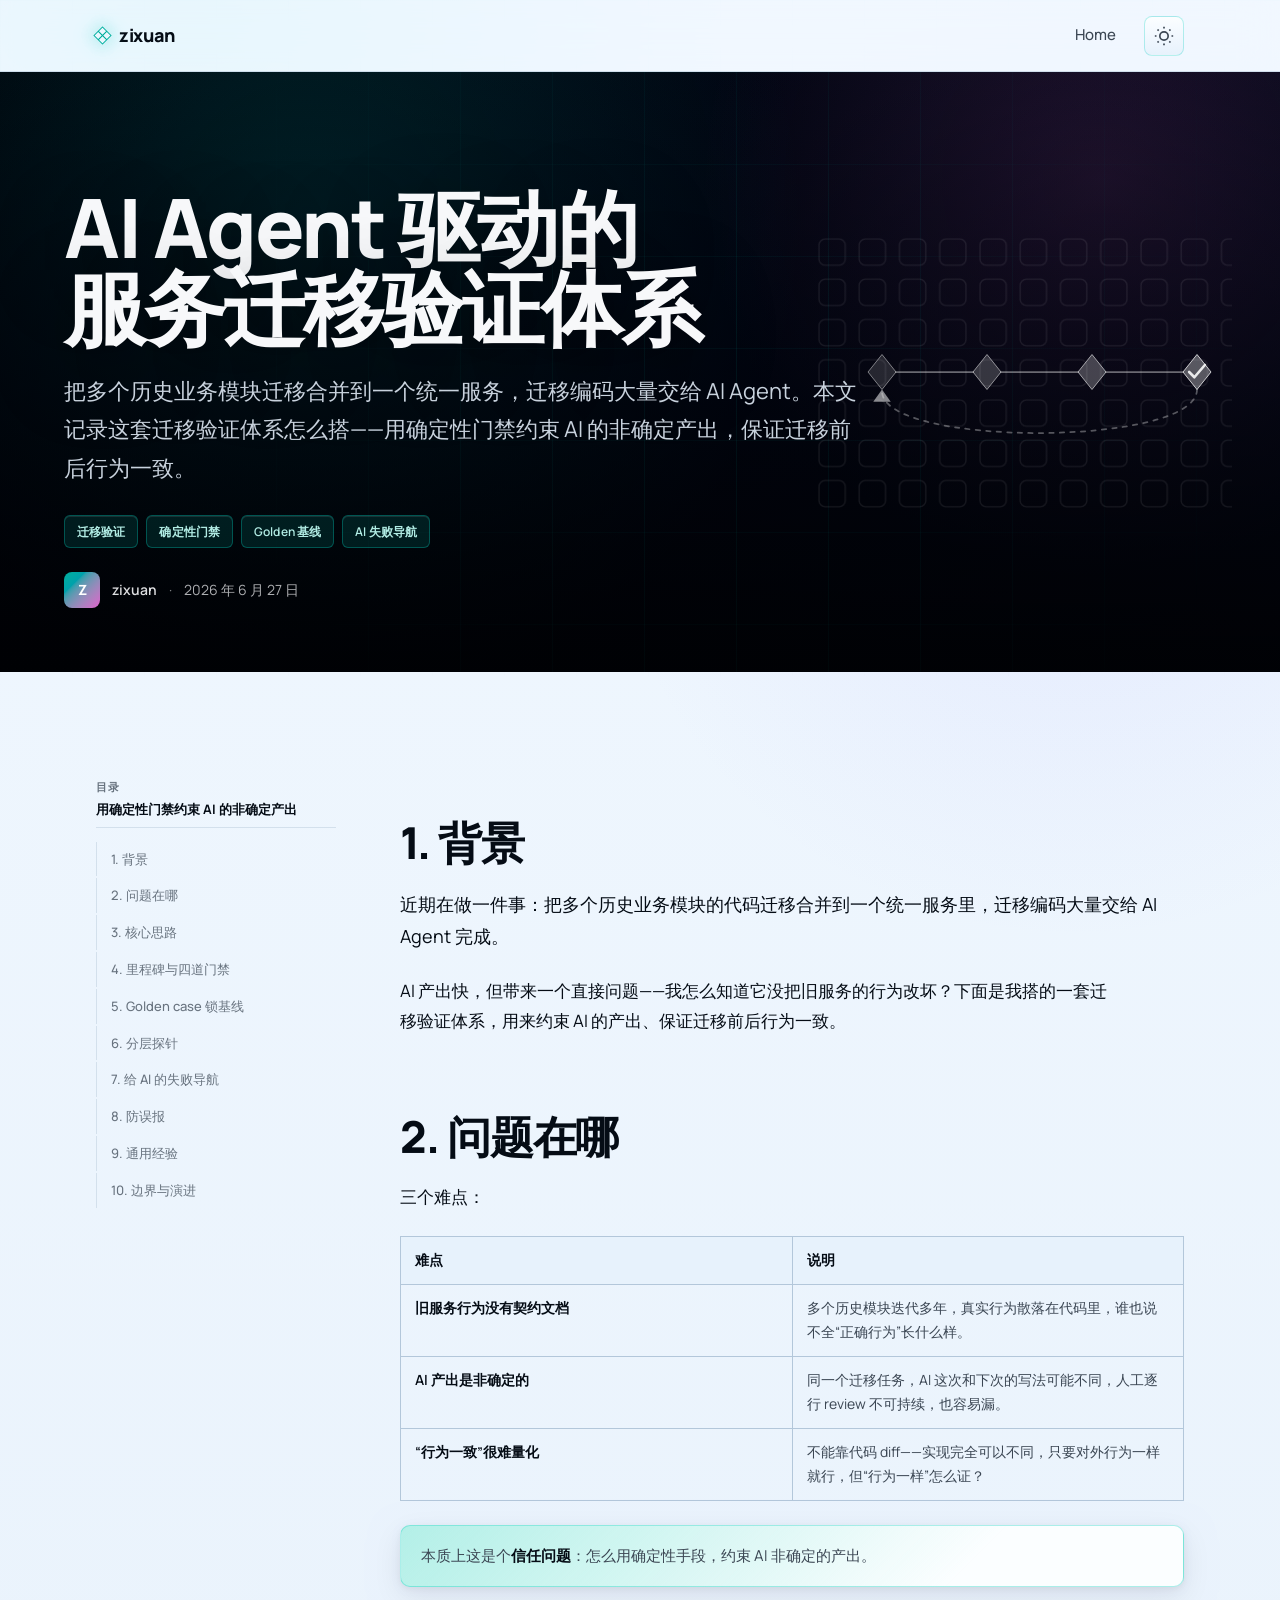
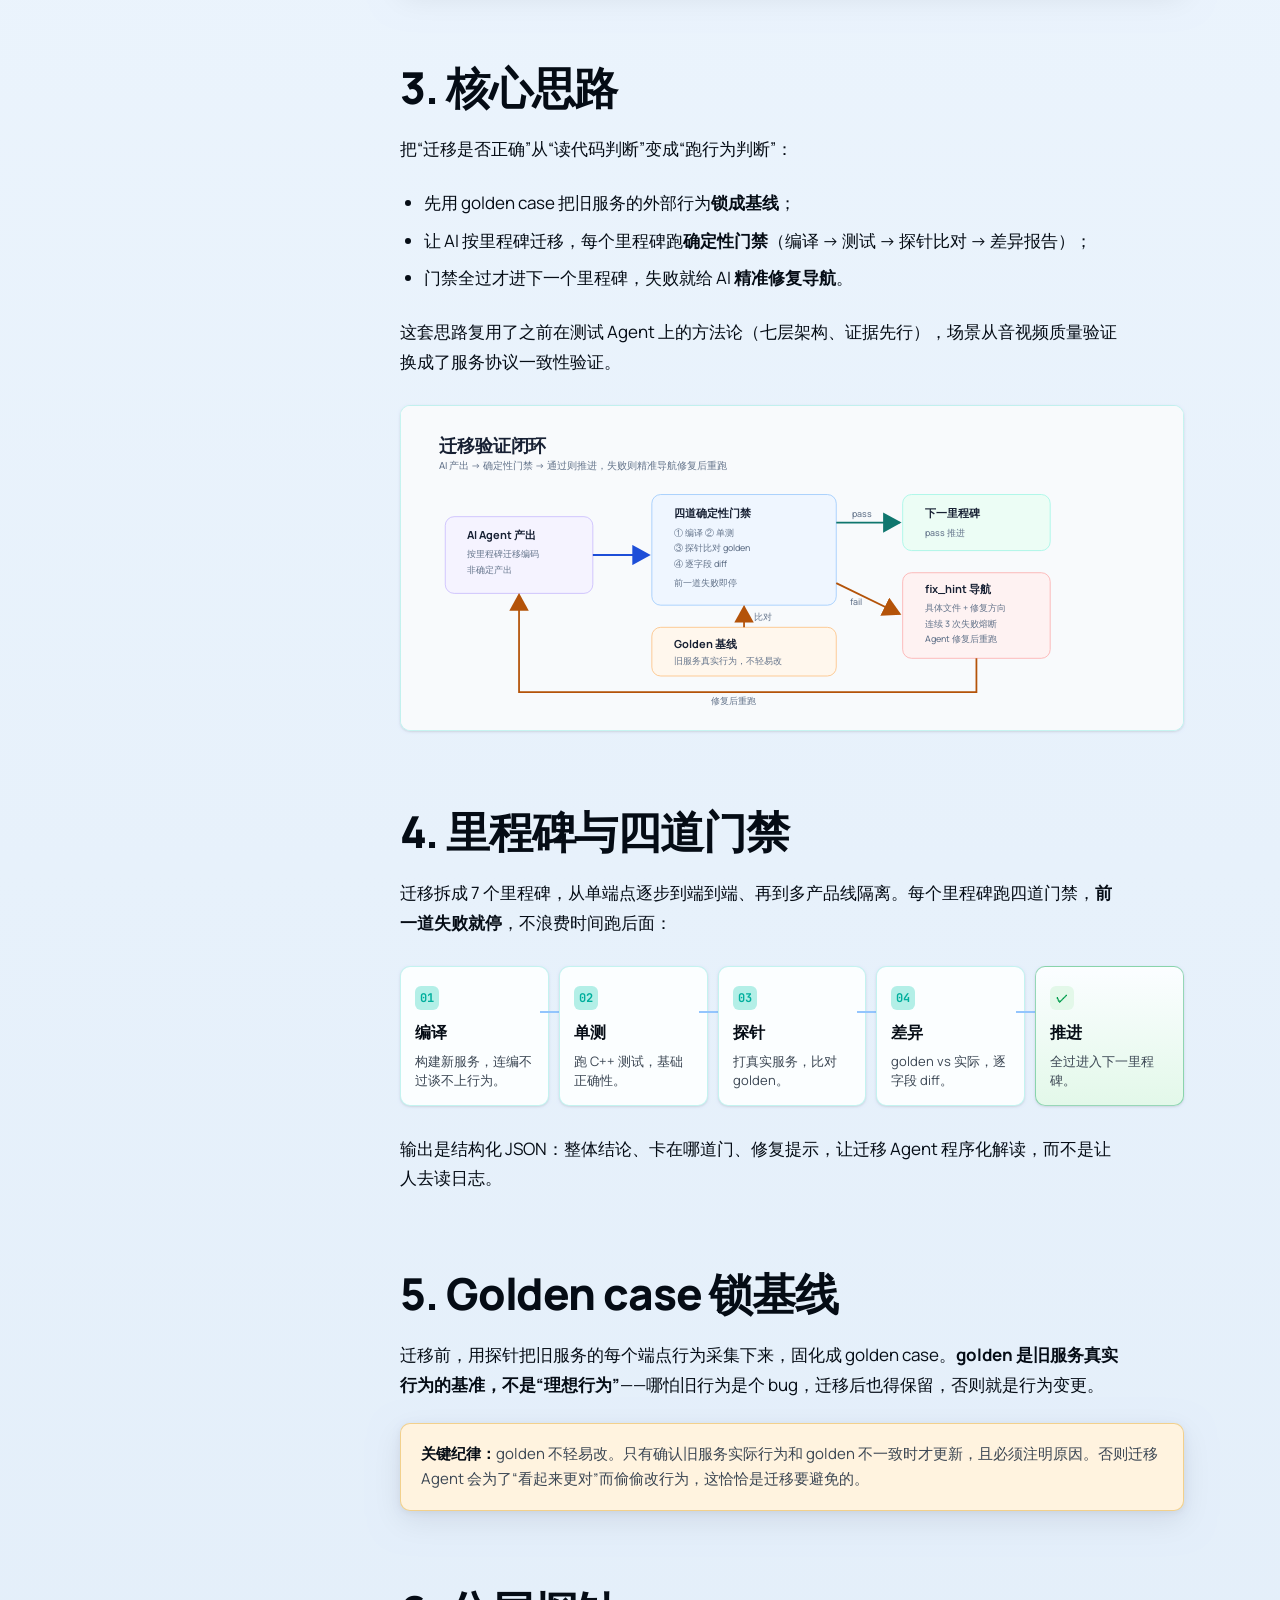
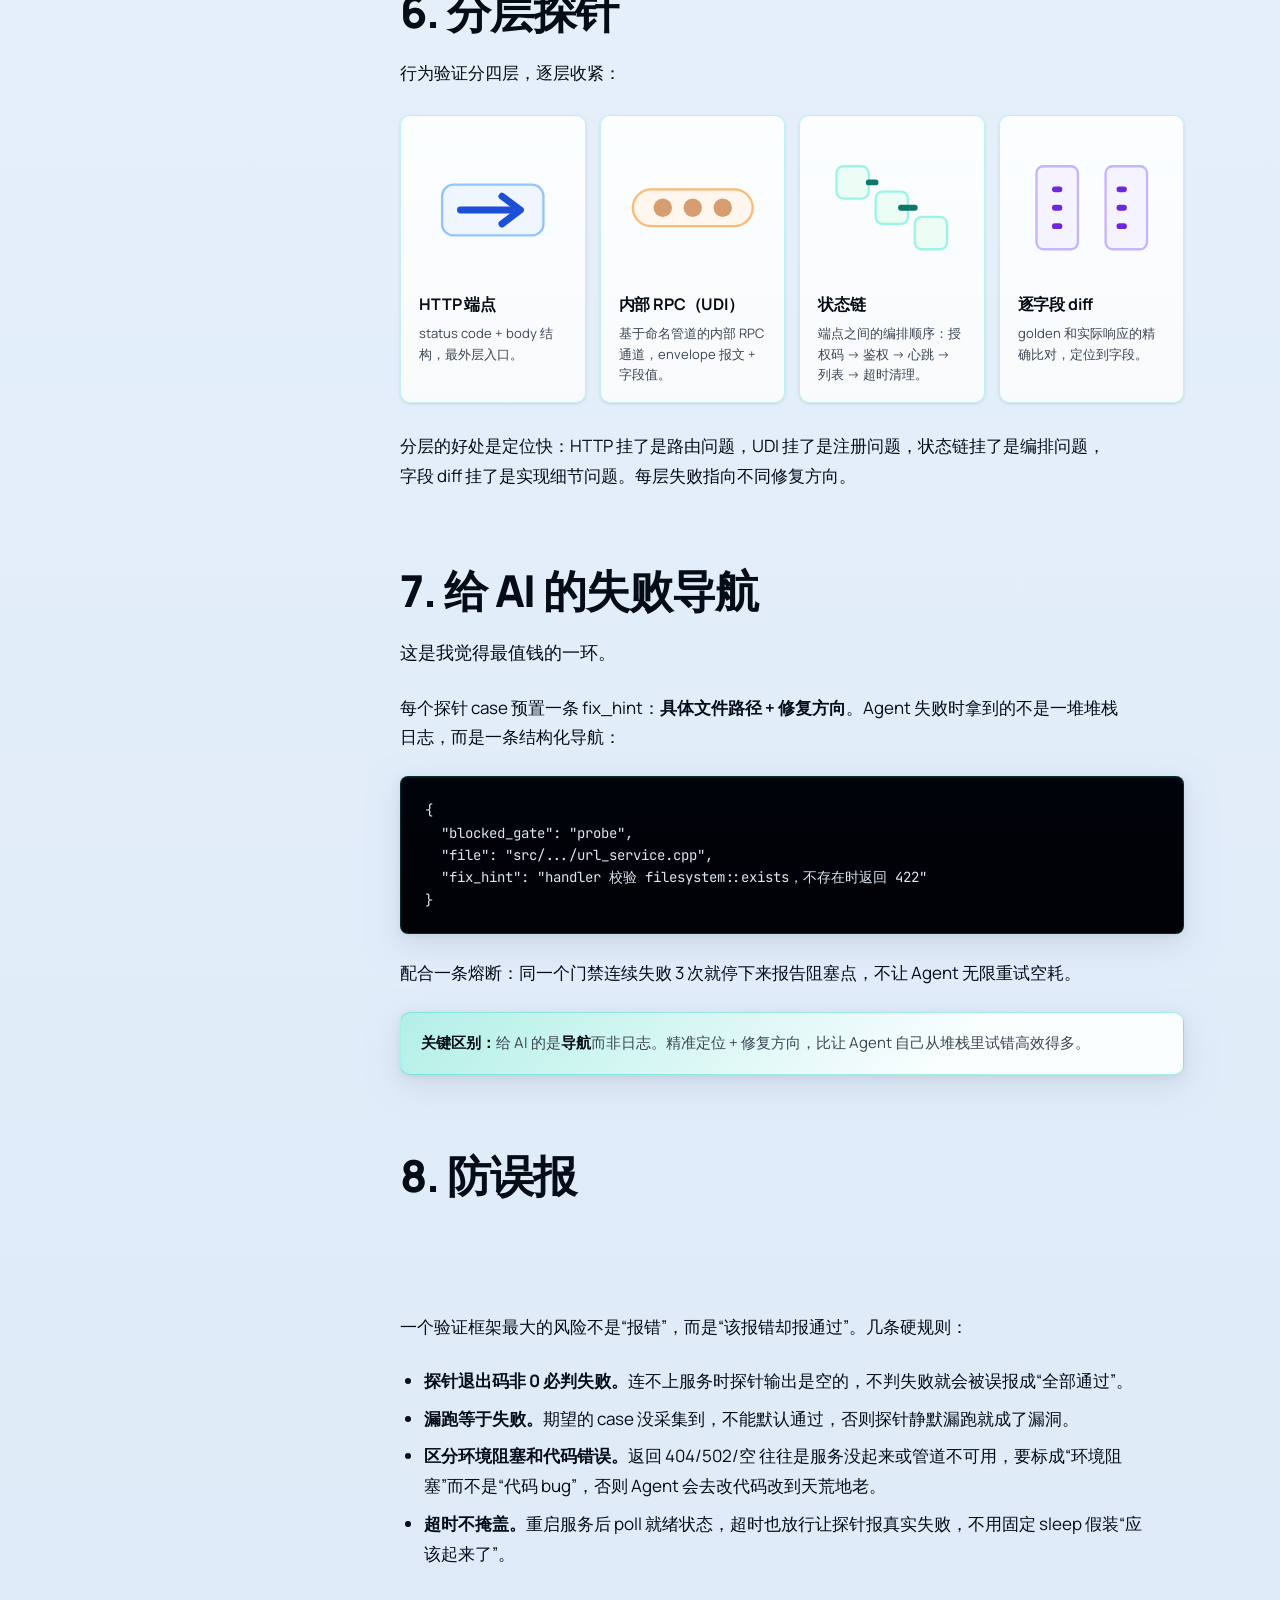
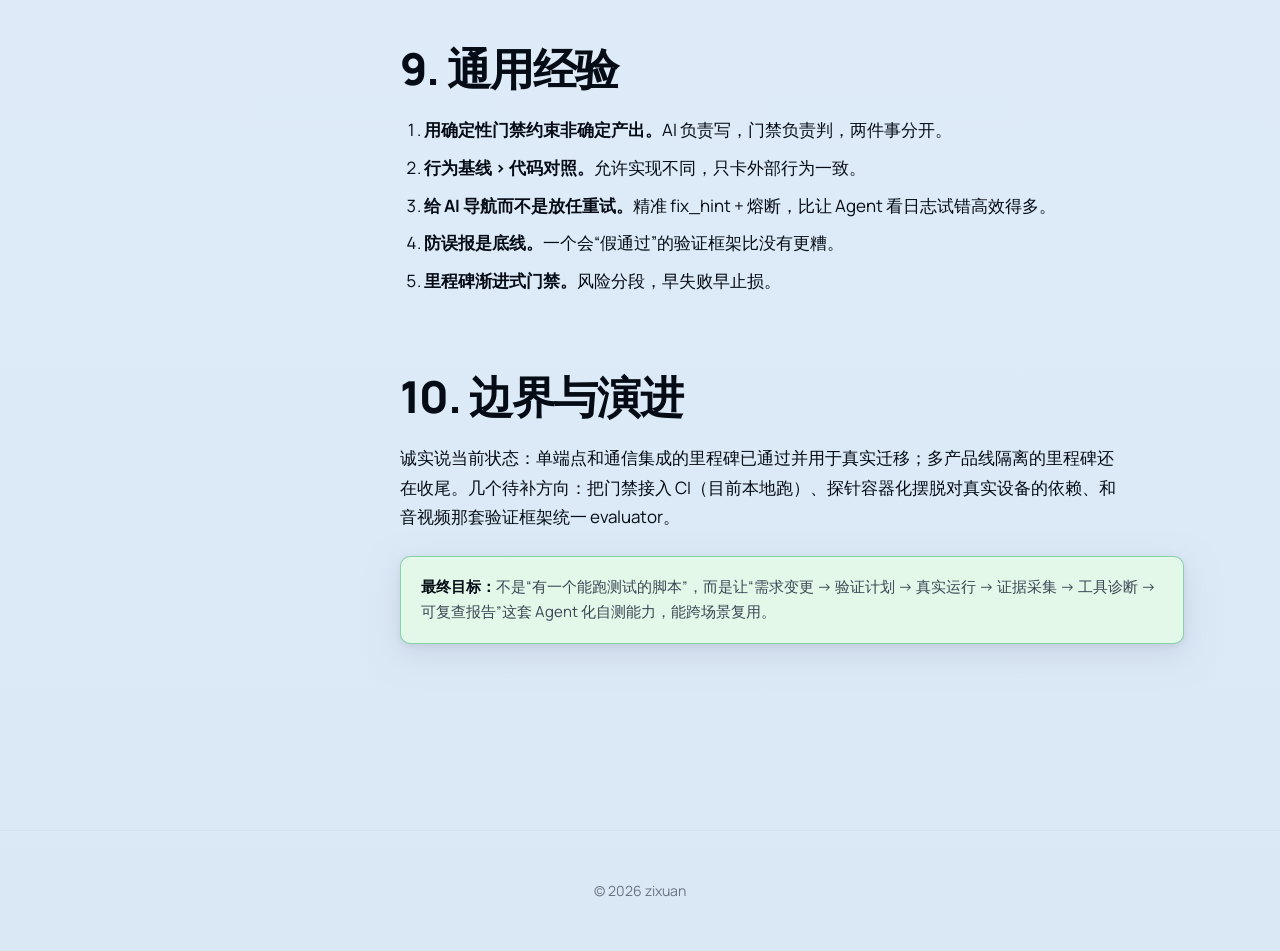
<file: ai-agent-migration-verification-blog.html>
<!doctype html>
<html lang="zh-CN">
<head>
  <meta charset="utf-8" />
  <meta name="viewport" content="width=device-width, initial-scale=1" />
  <meta name="author" content="zixuan" />
  <title>AI Agent 驱动的服务迁移验证体系</title>
  <link rel="stylesheet" href="shared.css" />
  <style>
    /* ── Hero art: milestone-gate loop ─────────── */
    .hero-art {
      position: absolute;
      right: 48px;
      top: 50%;
      transform: translateY(-50%);
      width: clamp(240px, 34vw, 420px);
      z-index: 1;
      opacity: 0.95;
      pointer-events: none;
    }

    /* ── TOC head ──────────────────────────────── */
    .toc-head {
      margin-bottom: 12px;
      padding-bottom: 8px;
      border-bottom: 1px solid var(--border-subtle);
    }

    .toc-head span {
      display: block;
      font-size: 11px;
      font-weight: 700;
      letter-spacing: 0.08em;
      text-transform: uppercase;
      color: var(--text-tertiary);
    }

    .toc-head strong {
      display: block;
      margin-top: 4px;
      font-size: 13px;
      line-height: 1.45;
      font-weight: 700;
      color: var(--text-primary);
    }

    .toc-links {
      display: flex;
      flex-direction: column;
      gap: 2px;
    }

    /* ── Sections ──────────────────────────────── */
    section {
      margin: 0 0 74px;
      scroll-margin-top: 28px;
    }

    section:target h2 {
      color: var(--accent);
    }

    .lead {
      font-size: 18px;
      line-height: 1.75;
      color: var(--text-primary);
    }

    /* ── Notes / callouts ──────────────────────── */
    .article-content .note {
      border-radius: 10px;
      padding: 18px 20px;
      margin: 24px 0;
      color: var(--text-secondary);
      line-height: 1.65;
    }

    .article-content .note strong {
      color: var(--text-primary);
    }

    .article-content .note.warn {
      border-color: oklch(0.75 0.15 80 / 0.42);
      background: var(--warning-soft);
    }

    .article-content .note.risk {
      border-color: oklch(0.55 0.22 25 / 0.42);
      background: var(--error-soft);
    }

    .article-content .note.ok {
      border-color: oklch(0.6 0.18 155 / 0.42);
      background: var(--success-soft);
    }

    /* ── Gate pipeline (mini flow) ─────────────── */
    .mini-flow {
      display: grid;
      grid-template-columns: repeat(5, minmax(0, 1fr));
      gap: 10px;
      margin: 28px 0;
      align-items: stretch;
    }

    .mini-step {
      position: relative;
      border: 1px solid var(--border);
      background: var(--bg-card);
      border-radius: 10px;
      padding: 14px;
      min-height: 112px;
      box-shadow: var(--shadow-sm);
    }

    .mini-step::after {
      content: "";
      position: absolute;
      top: 44px;
      right: -12px;
      width: 20px;
      height: 2px;
      background: var(--svg-blue-mid);
    }

    .mini-step:last-child::after { display: none; }

    .mini-step .step-num {
      display: inline-flex;
      align-items: center;
      justify-content: center;
      width: 24px;
      height: 24px;
      margin-bottom: 8px;
      border-radius: 6px;
      background: var(--accent-soft);
      color: var(--accent);
      font: 700 12px/1 var(--font-mono);
    }

    .mini-step.advance {
      border-color: oklch(0.6 0.18 155 / 0.4);
      background: linear-gradient(180deg, var(--bg-card), var(--success-soft));
    }

    .mini-step.advance .step-num {
      background: var(--success-soft);
      color: var(--success);
    }

    .mini-step b {
      display: block;
      margin-bottom: 6px;
      color: var(--text-primary);
      font-size: 16px;
    }

    .mini-step span {
      display: block;
      color: var(--text-secondary);
      font-size: 13px;
      line-height: 1.5;
    }

    /* ── Probe layers (visual grid) ────────────── */
    .visual-grid {
      display: grid;
      grid-template-columns: repeat(4, minmax(0, 1fr));
      gap: 14px;
      margin: 28px 0;
    }

    .visual-card {
      border: 1px solid var(--border);
      background: linear-gradient(180deg, var(--bg-card) 0%, var(--svg-bg) 100%);
      border-radius: 10px;
      padding: 18px;
      min-height: 168px;
      box-shadow: var(--shadow-sm);
    }

    .visual-card svg {
      display: block;
      width: 48px;
      height: 48px;
      margin-bottom: 12px;
    }

    .visual-card h3 {
      margin: 0 0 8px;
      font-size: 16px;
      line-height: 1.35;
    }

    .visual-card p {
      margin: 0;
      color: var(--text-secondary);
      font-size: 13px;
      line-height: 1.55;
    }

    /* ── SVG diagrams ──────────────────────────── */
    .svg-panel {
      border: 1px solid var(--svg-border);
      background: linear-gradient(180deg, var(--svg-card) 0%, var(--svg-bg) 100%);
      border-radius: 10px;
      margin: 28px 0;
      overflow-x: auto;
      box-shadow: var(--shadow-lg);
    }

    .svg-diagram {
      display: block;
      width: 100%;
      min-width: 920px;
      height: auto;
    }

    .svg-title {
      font: 800 24px var(--font-sans);
      fill: var(--svg-text);
      letter-spacing: -0.01em;
    }

    .svg-subtitle {
      font: 500 13px var(--font-sans);
      fill: var(--svg-text-secondary);
    }

    .svg-label {
      font: 700 15px var(--font-sans);
      fill: var(--svg-text);
    }

    .svg-small {
      font: 500 12px var(--font-sans);
      fill: var(--svg-text-secondary);
    }

    /* ── Table ─────────────────────────────────── */
    table {
      width: 100%;
      border-collapse: collapse;
      margin: 24px 0;
      font-size: 14px;
    }

    th, td {
      border: 1px solid var(--border);
      padding: 11px 14px;
      text-align: left;
      vertical-align: top;
    }

    th {
      background: var(--bg-elevated);
      font-weight: 700;
      color: var(--text-primary);
    }

    td { color: var(--text-secondary); }
    td:first-child { color: var(--text-primary); font-weight: 600; }

    /* ── Responsive ────────────────────────────── */
    @media (max-width: 820px) {
      .hero-art { display: none; }

      .visual-grid {
        grid-template-columns: repeat(2, minmax(0, 1fr));
      }

      .mini-flow {
        grid-template-columns: repeat(2, minmax(0, 1fr));
        gap: 14px;
      }

      .mini-step::after { display: none; }
    }

    @media (max-width: 520px) {
      .visual-grid { grid-template-columns: 1fr; }
      .mini-flow { grid-template-columns: 1fr; }
    }
  </style>
  <script src="theme.js"></script>
</head>
<body>
  <header class="site-header">
    <div class="site-header-inner">
      <a href="./index.html" class="site-logo">zixuan</a>
      <nav class="site-nav">
        <a href="./index.html">Home</a>
        <button class="theme-toggle" id="themeToggle" aria-label="Toggle theme">
          <svg class="sun-icon" fill="none" viewBox="0 0 24 24" stroke="currentColor" stroke-width="2">
            <circle cx="12" cy="12" r="5"/>
            <path d="M12 1v2M12 21v2M4.22 4.22l1.42 1.42M18.36 18.36l1.42 1.42M1 12h2M21 12h2M4.22 19.78l1.42-1.42M18.36 5.64l1.42-1.42"/>
          </svg>
          <svg class="moon-icon" fill="none" viewBox="0 0 24 24" stroke="currentColor" stroke-width="2" style="display:none">
            <path d="M21 12.79A9 9 0 1111.21 3 7 7 0 0021 12.79z"/>
          </svg>
        </button>
      </nav>
    </div>
  </header>

  <header class="article-hero">
    <svg class="hero-art" viewBox="0 0 480 320" fill="none" aria-hidden="true">
      <defs>
        <pattern id="gategrid" width="46" height="46" patternUnits="userSpaceOnUse">
          <rect x="8" y="8" width="30" height="30" rx="7" stroke="#ffffff" stroke-opacity="0.09" stroke-width="1.5"/>
        </pattern>
        <marker id="hloop" markerWidth="10" markerHeight="10" refX="6" refY="5" orient="auto">
          <path d="M0,0 L7,5 L0,10 Z" fill="#ffffff" fill-opacity="0.55"/>
        </marker>
      </defs>
      <rect width="480" height="320" fill="url(#gategrid)"/>
      <!-- connector spine -->
      <path d="M96 160 H184 M216 160 H304 M336 160 H424" stroke="#ffffff" stroke-opacity="0.42" stroke-width="2" stroke-linecap="round"/>
      <!-- 4 milestone gates (diamonds), brightening toward pass -->
      <g>
        <polygon points="80,140 96,160 80,180 64,160" fill="#ffffff" fill-opacity="0.14" stroke="#ffffff" stroke-opacity="0.55"/>
        <polygon points="200,140 216,160 200,180 184,160" fill="#ffffff" fill-opacity="0.20" stroke="#ffffff" stroke-opacity="0.62"/>
        <polygon points="320,140 336,160 320,180 304,160" fill="#ffffff" fill-opacity="0.26" stroke="#ffffff" stroke-opacity="0.70"/>
        <polygon points="440,140 456,160 440,180 424,160" fill="#ffffff" fill-opacity="0.34" stroke="#ffffff" stroke-opacity="0.92"/>
        <path d="M431 160 l6 6 l12 -14" stroke="#ffffff" stroke-opacity="0.95" stroke-width="3" fill="none" stroke-linecap="round" stroke-linejoin="round"/>
      </g>
      <!-- fix-and-rerun return loop -->
      <path d="M440 180 C 440 246, 80 246, 80 182" stroke="#ffffff" stroke-opacity="0.34" stroke-width="2" fill="none" stroke-dasharray="5 7" stroke-linecap="round" marker-end="url(#hloop)"/>
    </svg>

    <div class="hero-inner">
      <h1>AI Agent 驱动的服务迁移验证体系</h1>
      <p class="subtitle">把多个历史业务模块迁移合并到一个统一服务，迁移编码大量交给 AI Agent。本文记录这套迁移验证体系怎么搭——用确定性门禁约束 AI 的非确定产出，保证迁移前后行为一致。</p>
      <div class="hero-tags">
        <span>迁移验证</span>
        <span>确定性门禁</span>
        <span>Golden 基线</span>
        <span>AI 失败导航</span>
      </div>
      <div class="byline">
        <div class="byline-avatar">Z</div>
        <span class="byline-name">zixuan</span>
        <span class="byline-sep">·</span>
        <span class="byline-date">2026 年 6 月 27 日</span>
      </div>
    </div>
  </header>

  <div class="article-layout">
    <aside class="article-toc" aria-label="文章目录">
      <nav class="toc">
        <div class="toc-head">
          <span>目录</span>
          <strong>用确定性门禁约束 AI 的非确定产出</strong>
        </div>
        <div class="toc-links">
          <a href="#bg">1. 背景</a>
          <a href="#problem">2. 问题在哪</a>
          <a href="#idea">3. 核心思路</a>
          <a href="#gates">4. 里程碑与四道门禁</a>
          <a href="#golden">5. Golden case 锁基线</a>
          <a href="#probe">6. 分层探针</a>
          <a href="#hint">7. 给 AI 的失败导航</a>
          <a href="#falsepass">8. 防误报</a>
          <a href="#lessons">9. 通用经验</a>
          <a href="#next">10. 边界与演进</a>
        </div>
      </nav>
    </aside>

    <main class="article-content">
      <section id="bg">
        <h2>1. 背景</h2>
        <p class="lead">近期在做一件事：把多个历史业务模块的代码迁移合并到一个统一服务里，迁移编码大量交给 AI Agent 完成。</p>
        <p>AI 产出快，但带来一个直接问题——我怎么知道它没把旧服务的行为改坏？下面是我搭的一套迁移验证体系，用来约束 AI 的产出、保证迁移前后行为一致。</p>
      </section>

      <section id="problem">
        <h2>2. 问题在哪</h2>
        <p>三个难点：</p>
        <table>
          <thead>
            <tr><th>难点</th><th>说明</th></tr>
          </thead>
          <tbody>
            <tr>
              <td>旧服务行为没有契约文档</td>
              <td>多个历史模块迭代多年，真实行为散落在代码里，谁也说不全“正确行为”长什么样。</td>
            </tr>
            <tr>
              <td>AI 产出是非确定的</td>
              <td>同一个迁移任务，AI 这次和下次的写法可能不同，人工逐行 review 不可持续，也容易漏。</td>
            </tr>
            <tr>
              <td>“行为一致”很难量化</td>
              <td>不能靠代码 diff——实现完全可以不同，只要对外行为一样就行，但“行为一样”怎么证？</td>
            </tr>
          </tbody>
        </table>
        <div class="note">
          本质上这是个<strong>信任问题</strong>：怎么用确定性手段，约束 AI 非确定的产出。
        </div>
      </section>

      <section id="idea">
        <h2>3. 核心思路</h2>
        <p>把“迁移是否正确”从“读代码判断”变成“跑行为判断”：</p>
        <ul>
          <li>先用 golden case 把旧服务的外部行为<strong>锁成基线</strong>；</li>
          <li>让 AI 按里程碑迁移，每个里程碑跑<strong>确定性门禁</strong>（编译 → 测试 → 探针比对 → 差异报告）；</li>
          <li>门禁全过才进下一个里程碑，失败就给 AI <strong>精准修复导航</strong>。</li>
        </ul>
        <p>这套思路复用了之前在测试 Agent 上的方法论（七层架构、证据先行），场景从音视频质量验证换成了服务协议一致性验证。</p>
        <div class="svg-panel">
          <svg class="svg-diagram" viewBox="0 0 1060 440" role="img" aria-label="迁移验证闭环图">
            <defs>
              <marker id="mvArrowBlue" markerWidth="11" markerHeight="11" refX="9" refY="5.5" orient="auto">
                <path d="M0,0 L10,5.5 L0,11 Z" fill="var(--svg-blue)" />
              </marker>
              <marker id="mvArrowTeal" markerWidth="11" markerHeight="11" refX="9" refY="5.5" orient="auto">
                <path d="M0,0 L10,5.5 L0,11 Z" fill="var(--svg-teal)" />
              </marker>
              <marker id="mvArrowAmber" markerWidth="11" markerHeight="11" refX="9" refY="5.5" orient="auto">
                <path d="M0,0 L10,5.5 L0,11 Z" fill="var(--svg-amber)" />
              </marker>
            </defs>
            <rect x="0" y="0" width="1060" height="440" fill="var(--svg-bg)" />

            <text x="52" y="62" class="svg-title">迁移验证闭环</text>
            <text x="52" y="86" class="svg-subtitle">AI 产出 → 确定性门禁 → 通过则推进，失败则精准导航修复后重跑</text>

            <!-- AI Agent 产出 (purple) -->
            <rect x="60" y="150" width="200" height="104" rx="12" fill="var(--svg-purple-bg)" stroke="var(--svg-purple-mid)" />
            <text x="90" y="180" class="svg-label">AI Agent 产出</text>
            <text x="90" y="205" class="svg-small">按里程碑迁移编码</text>
            <text x="90" y="226" class="svg-small">非确定产出</text>

            <!-- 四道确定性门禁 (blue, center) -->
            <rect x="340" y="120" width="250" height="150" rx="12" fill="var(--svg-blue-bg)" stroke="var(--svg-blue-mid)" />
            <text x="370" y="150" class="svg-label">四道确定性门禁</text>
            <text x="370" y="176" class="svg-small">① 编译    ② 单测</text>
            <text x="370" y="197" class="svg-small">③ 探针比对 golden</text>
            <text x="370" y="218" class="svg-small">④ 逐字段 diff</text>
            <text x="370" y="244" class="svg-small">前一道失败即停</text>

            <!-- Golden 基线 (amber, below) -->
            <rect x="340" y="300" width="250" height="66" rx="12" fill="var(--svg-amber-bg)" stroke="var(--svg-amber-mid)" />
            <text x="370" y="328" class="svg-label">Golden 基线</text>
            <text x="370" y="350" class="svg-small">旧服务真实行为，不轻易改</text>

            <!-- 下一里程碑 (teal, pass) -->
            <rect x="680" y="120" width="200" height="76" rx="12" fill="var(--svg-teal-bg)" stroke="var(--svg-teal-mid)" />
            <text x="710" y="150" class="svg-label">下一里程碑</text>
            <text x="710" y="176" class="svg-small">pass 推进</text>

            <!-- fix_hint 导航 (red, fail) -->
            <rect x="680" y="226" width="200" height="116" rx="12" fill="var(--svg-red-bg)" stroke="var(--svg-red-mid)" />
            <text x="710" y="254" class="svg-label">fix_hint 导航</text>
            <text x="710" y="278" class="svg-small">具体文件 + 修复方向</text>
            <text x="710" y="299" class="svg-small">连续 3 次失败熔断</text>
            <text x="710" y="320" class="svg-small">Agent 修复后重跑</text>

            <!-- arrows -->
            <path d="M260 202 L336 202" stroke="var(--svg-blue)" stroke-width="2.5" marker-end="url(#mvArrowBlue)" />
            <path d="M590 158 L676 158" stroke="var(--svg-teal)" stroke-width="2.5" marker-end="url(#mvArrowTeal)" />
            <text x="612" y="150" class="svg-small">pass</text>
            <path d="M590 240 L676 282" stroke="var(--svg-amber)" stroke-width="2.5" fill="none" marker-end="url(#mvArrowAmber)" />
            <text x="608" y="270" class="svg-small">fail</text>
            <path d="M465 300 L465 272" stroke="var(--svg-amber)" stroke-width="2.4" marker-end="url(#mvArrowAmber)" />
            <text x="478" y="290" class="svg-small">比对</text>
            <path d="M780 342 L780 388 L160 388 L160 256" stroke="var(--svg-amber)" stroke-width="2.4" fill="none" marker-end="url(#mvArrowAmber)" />
            <text x="420" y="404" class="svg-small">修复后重跑</text>
          </svg>
        </div>
      </section>

      <section id="gates">
        <h2>4. 里程碑与四道门禁</h2>
        <p>迁移拆成 7 个里程碑，从单端点逐步到端到端、再到多产品线隔离。每个里程碑跑四道门禁，<strong>前一道失败就停</strong>，不浪费时间跑后面：</p>
        <div class="mini-flow">
          <div class="mini-step">
            <span class="step-num">01</span>
            <b>编译</b>
            <span>构建新服务，连编不过谈不上行为。</span>
          </div>
          <div class="mini-step">
            <span class="step-num">02</span>
            <b>单测</b>
            <span>跑 C++ 测试，基础正确性。</span>
          </div>
          <div class="mini-step">
            <span class="step-num">03</span>
            <b>探针</b>
            <span>打真实服务，比对 golden。</span>
          </div>
          <div class="mini-step">
            <span class="step-num">04</span>
            <b>差异</b>
            <span>golden vs 实际，逐字段 diff。</span>
          </div>
          <div class="mini-step advance">
            <span class="step-num">✓</span>
            <b>推进</b>
            <span>全过进入下一里程碑。</span>
          </div>
        </div>
        <p>输出是结构化 JSON：整体结论、卡在哪道门、修复提示，让迁移 Agent 程序化解读，而不是让人去读日志。</p>
      </section>

      <section id="golden">
        <h2>5. Golden case 锁基线</h2>
        <p>迁移前，用探针把旧服务的每个端点行为采集下来，固化成 golden case。<strong>golden 是旧服务真实行为的基准，不是“理想行为”</strong>——哪怕旧行为是个 bug，迁移后也得保留，否则就是行为变更。</p>
        <div class="note warn">
          <strong>关键纪律：</strong>golden 不轻易改。只有确认旧服务实际行为和 golden 不一致时才更新，且必须注明原因。否则迁移 Agent 会为了“看起来更对”而偷偷改行为，这恰恰是迁移要避免的。
        </div>
      </section>

      <section id="probe">
        <h2>6. 分层探针</h2>
        <p>行为验证分四层，逐层收紧：</p>
        <div class="visual-grid">
          <div class="visual-card">
            <svg viewBox="0 0 64 64" aria-hidden="true">
              <rect x="10" y="22" width="44" height="22" rx="5" fill="var(--svg-blue-bg)" stroke="var(--svg-blue-mid)" />
              <path d="M18 33 h22" stroke="var(--svg-blue)" stroke-width="3" stroke-linecap="round" />
              <path d="M36 27 l8 6 l-8 6" stroke="var(--svg-blue)" stroke-width="3" fill="none" stroke-linecap="round" stroke-linejoin="round" />
            </svg>
            <h3>HTTP 端点</h3>
            <p>status code + body 结构，最外层入口。</p>
          </div>
          <div class="visual-card">
            <svg viewBox="0 0 64 64" aria-hidden="true">
              <rect x="6" y="24" width="52" height="16" rx="8" fill="var(--svg-amber-bg)" stroke="var(--svg-amber-mid)" />
              <circle cx="19" cy="32" r="4" fill="var(--svg-amber)" opacity="0.55" />
              <circle cx="32" cy="32" r="4" fill="var(--svg-amber)" opacity="0.55" />
              <circle cx="45" cy="32" r="4" fill="var(--svg-amber)" opacity="0.55" />
            </svg>
            <h3>内部 RPC（UDI）</h3>
            <p>基于命名管道的内部 RPC 通道，envelope 报文 + 字段值。</p>
          </div>
          <div class="visual-card">
            <svg viewBox="0 0 64 64" aria-hidden="true">
              <rect x="8" y="14" width="14" height="14" rx="3" fill="var(--svg-teal-bg)" stroke="var(--svg-teal-mid)" />
              <rect x="25" y="25" width="14" height="14" rx="3" fill="var(--svg-teal-bg)" stroke="var(--svg-teal-mid)" />
              <rect x="42" y="36" width="14" height="14" rx="3" fill="var(--svg-teal-bg)" stroke="var(--svg-teal-mid)" />
              <path d="M22 21 h3 M36 32 h6" stroke="var(--svg-teal)" stroke-width="2.5" stroke-linecap="round" />
            </svg>
            <h3>状态链</h3>
            <p>端点之间的编排顺序：授权码 → 鉴权 → 心跳 → 列表 → 超时清理。</p>
          </div>
          <div class="visual-card">
            <svg viewBox="0 0 64 64" aria-hidden="true">
              <rect x="8" y="14" width="18" height="36" rx="3" fill="var(--svg-purple-bg)" stroke="var(--svg-purple-mid)" />
              <rect x="38" y="14" width="18" height="36" rx="3" fill="var(--svg-purple-bg)" stroke="var(--svg-purple-mid)" />
              <path d="M16 24 h2 M16 32 h2 M16 40 h2 M46 24 h-2 M46 32 h-2 M46 40 h-2" stroke="var(--svg-purple)" stroke-width="2.5" stroke-linecap="round" />
            </svg>
            <h3>逐字段 diff</h3>
            <p>golden 和实际响应的精确比对，定位到字段。</p>
          </div>
        </div>
        <p>分层的好处是定位快：HTTP 挂了是路由问题，UDI 挂了是注册问题，状态链挂了是编排问题，字段 diff 挂了是实现细节问题。每层失败指向不同修复方向。</p>
      </section>

      <section id="hint">
        <h2>7. 给 AI 的失败导航</h2>
        <p class="lead">这是我觉得最值钱的一环。</p>
        <p>每个探针 case 预置一条 fix_hint：<strong>具体文件路径 + 修复方向</strong>。Agent 失败时拿到的不是一堆堆栈日志，而是一条结构化导航：</p>
        <pre><code>{
  "blocked_gate": "probe",
  "file": "src/.../url_service.cpp",
  "fix_hint": "handler 校验 filesystem::exists，不存在时返回 422"
}</code></pre>
        <p>配合一条熔断：同一个门禁连续失败 3 次就停下来报告阻塞点，不让 Agent 无限重试空耗。</p>
        <div class="note">
          <strong>关键区别：</strong>给 AI 的是<strong>导航</strong>而非日志。精准定位 + 修复方向，比让 Agent 自己从堆栈里试错高效得多。
        </div>
      </section>

      <section id="falsepass">
        <h2>8. 防误报</h2>
        <div class="note risk">
          <strong>一个会“假通过”的验证框架比没有更糟</strong>——因为你会信它。这块是踩过坑才加的。
        </div>
        <p>一个验证框架最大的风险不是“报错”，而是“该报错却报通过”。几条硬规则：</p>
        <ul>
          <li><strong>探针退出码非 0 必判失败。</strong>连不上服务时探针输出是空的，不判失败就会被误报成“全部通过”。</li>
          <li><strong>漏跑等于失败。</strong>期望的 case 没采集到，不能默认通过，否则探针静默漏跑就成了漏洞。</li>
          <li><strong>区分环境阻塞和代码错误。</strong>返回 404/502/空 往往是服务没起来或管道不可用，要标成“环境阻塞”而不是“代码 bug”，否则 Agent 会去改代码改到天荒地老。</li>
          <li><strong>超时不掩盖。</strong>重启服务后 poll 就绪状态，超时也放行让探针报真实失败，不用固定 sleep 假装“应该起来了”。</li>
        </ul>
      </section>

      <section id="lessons">
        <h2>9. 通用经验</h2>
        <ol>
          <li><strong>用确定性门禁约束非确定产出。</strong>AI 负责写，门禁负责判，两件事分开。</li>
          <li><strong>行为基线 &gt; 代码对照。</strong>允许实现不同，只卡外部行为一致。</li>
          <li><strong>给 AI 导航而不是放任重试。</strong>精准 fix_hint + 熔断，比让 Agent 看日志试错高效得多。</li>
          <li><strong>防误报是底线。</strong>一个会“假通过”的验证框架比没有更糟。</li>
          <li><strong>里程碑渐进式门禁。</strong>风险分段，早失败早止损。</li>
        </ol>
      </section>

      <section id="next">
        <h2>10. 边界与演进</h2>
        <p>诚实说当前状态：单端点和通信集成的里程碑已通过并用于真实迁移；多产品线隔离的里程碑还在收尾。几个待补方向：把门禁接入 CI（目前本地跑）、探针容器化摆脱对真实设备的依赖、和音视频那套验证框架统一 evaluator。</p>
        <div class="note ok">
          <strong>最终目标：</strong>不是“有一个能跑测试的脚本”，而是让“需求变更 → 验证计划 → 真实运行 → 证据采集 → 工具诊断 → 可复查报告”这套 Agent 化自测能力，能跨场景复用。
        </div>
      </section>
    </main>
  </div>

  <footer class="site-footer">
    &copy; 2026 zixuan
  </footer>
</body>
</html>
</file>
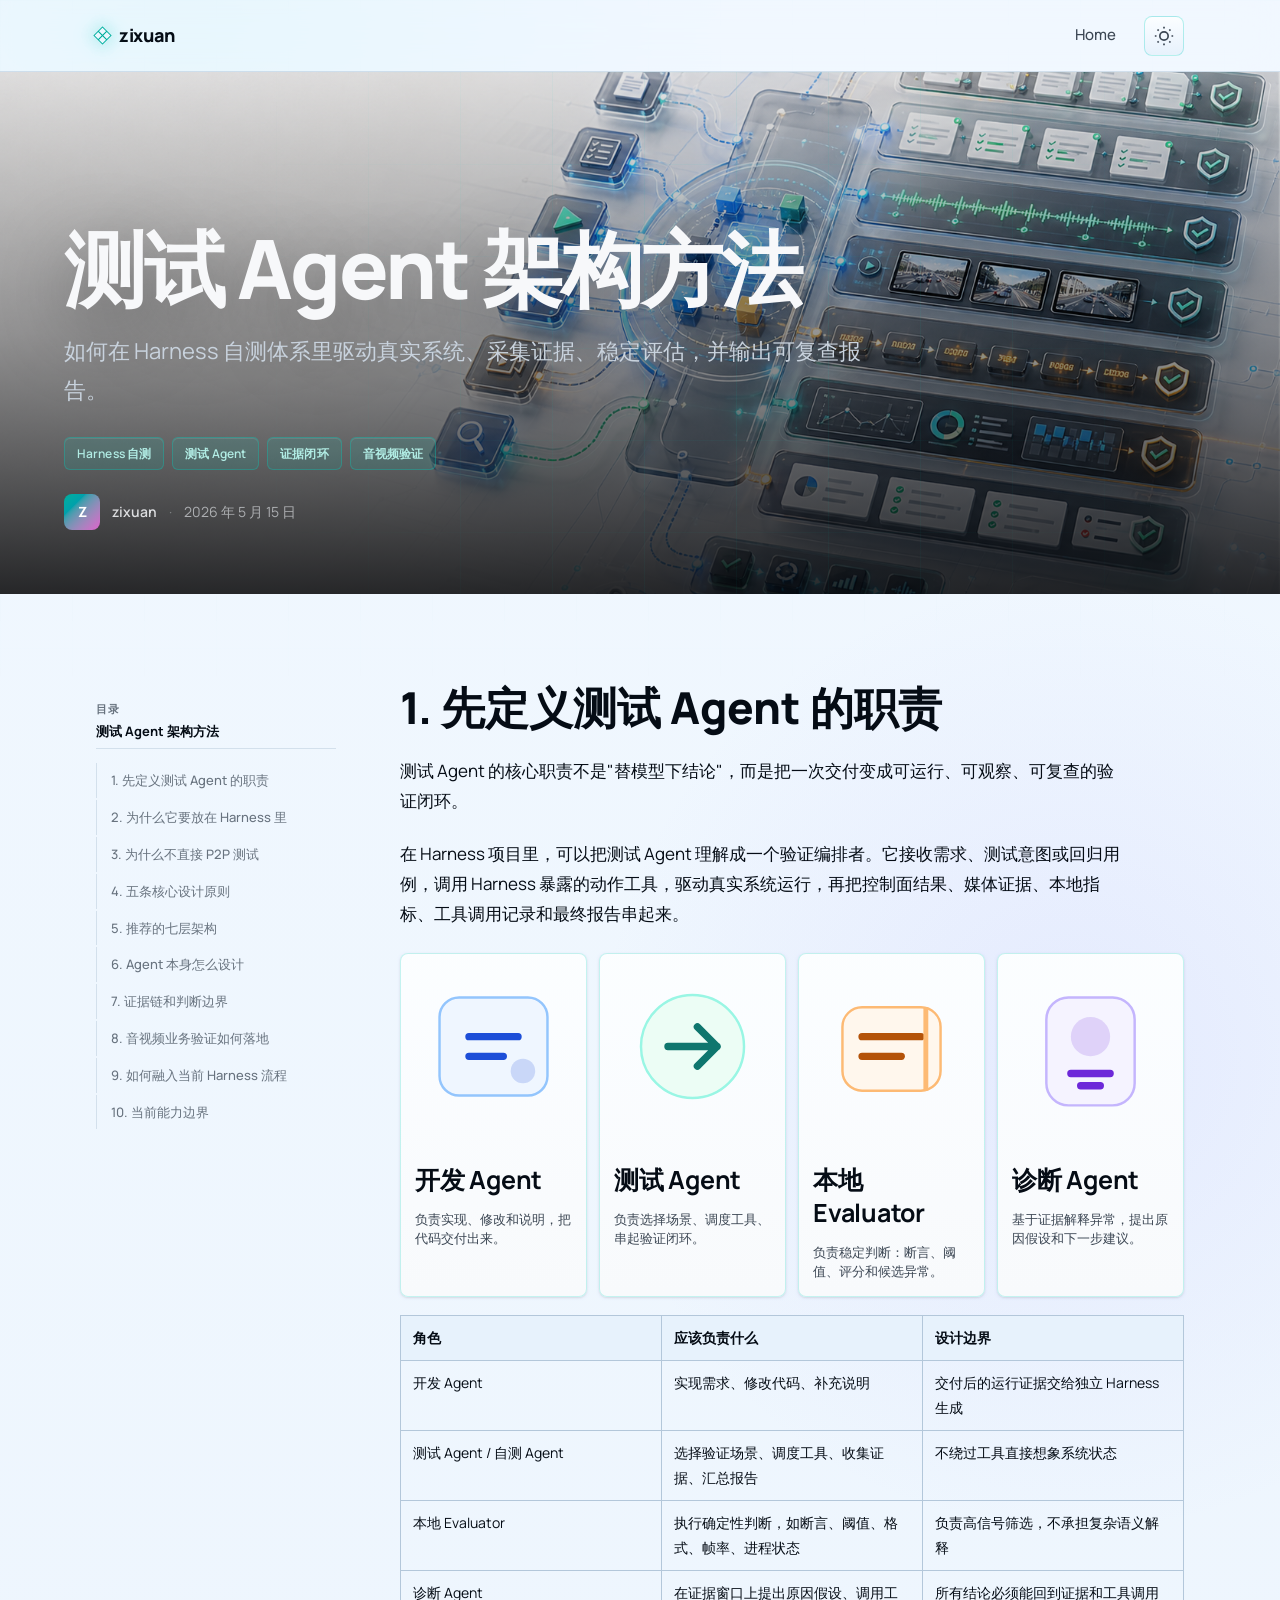
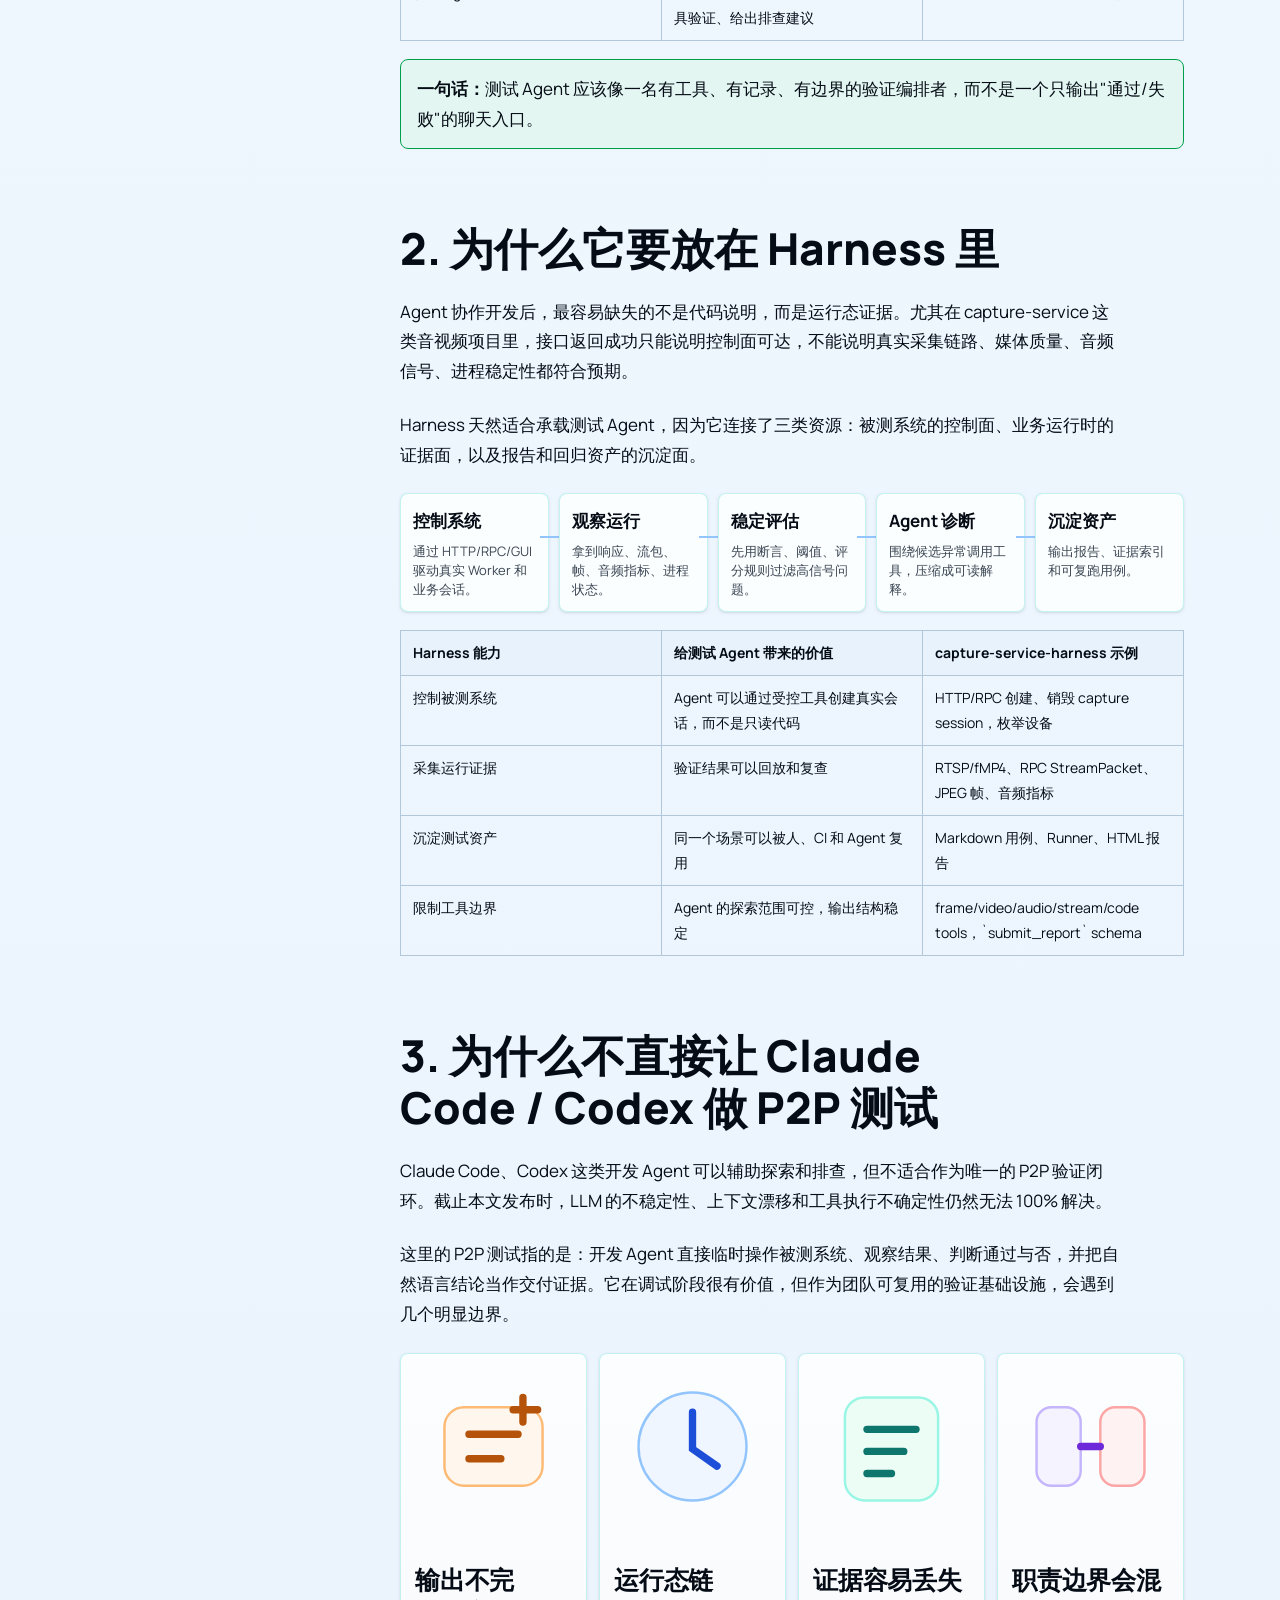
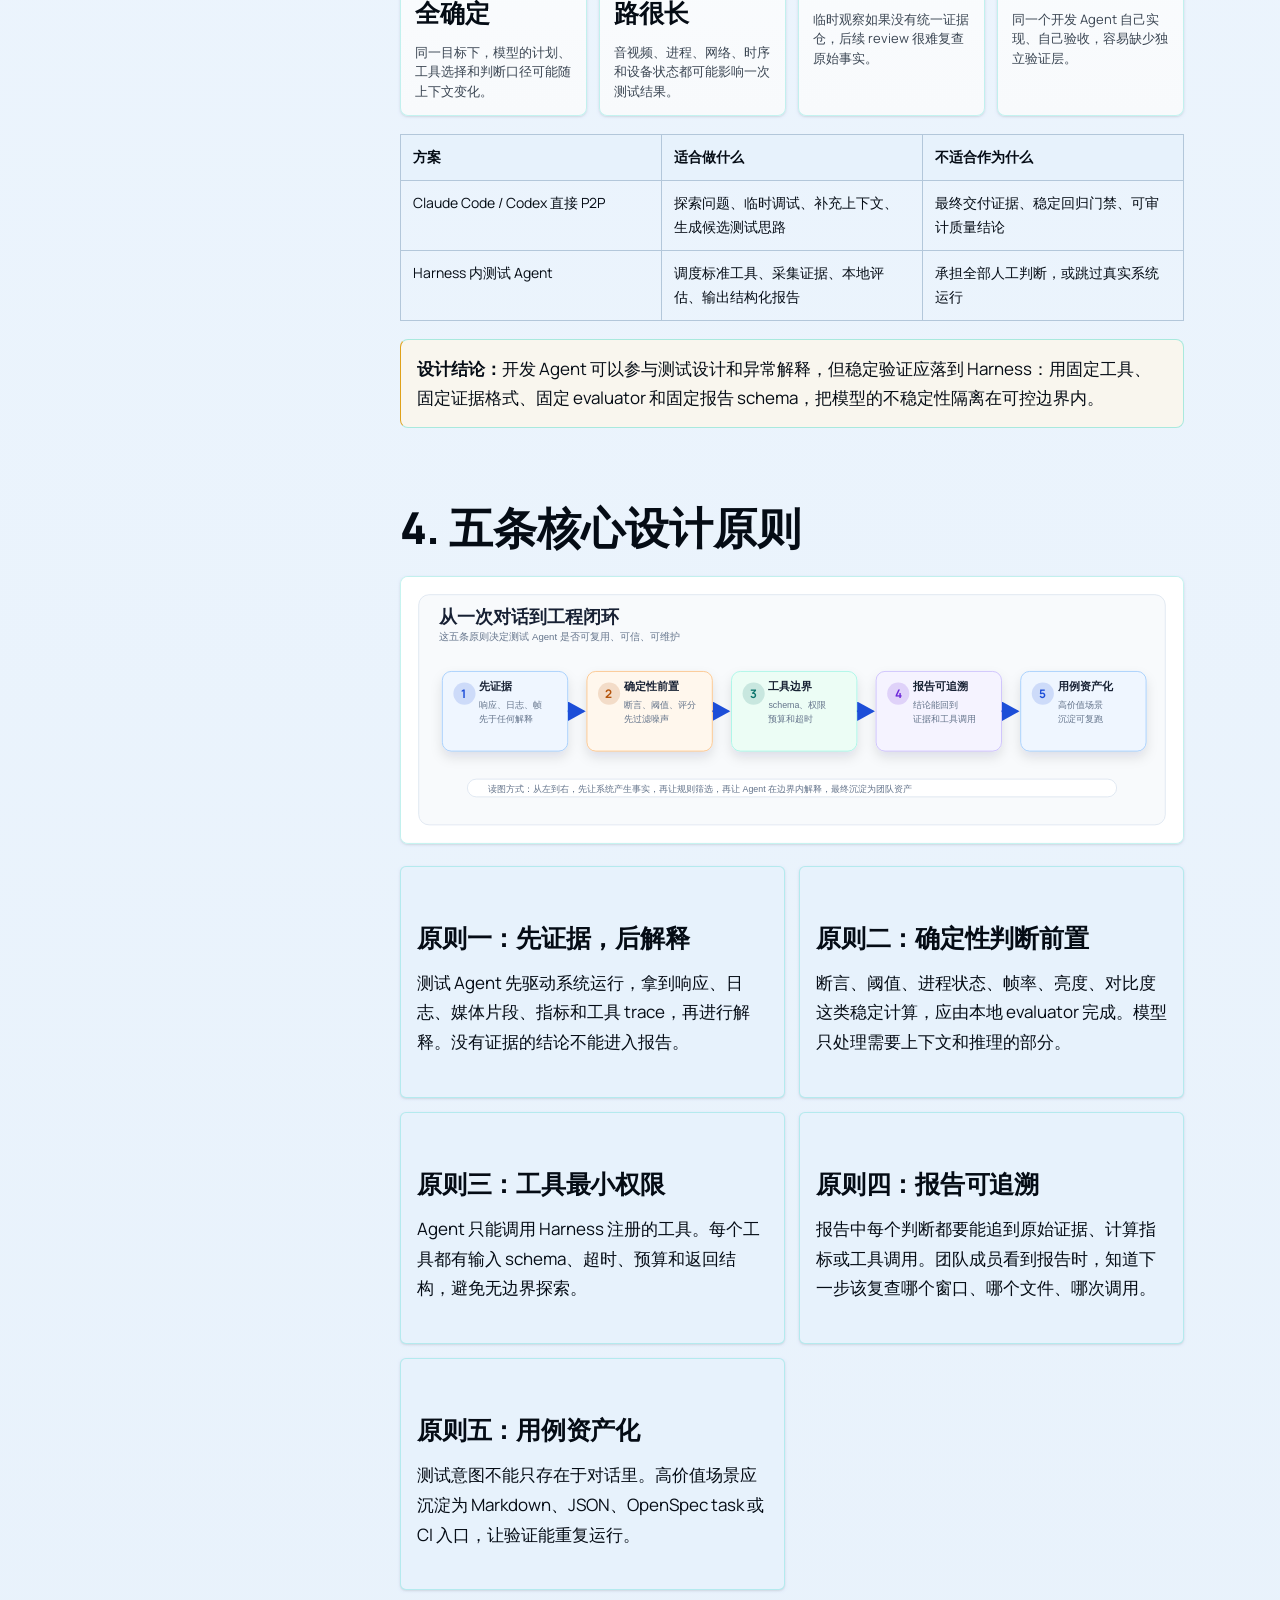
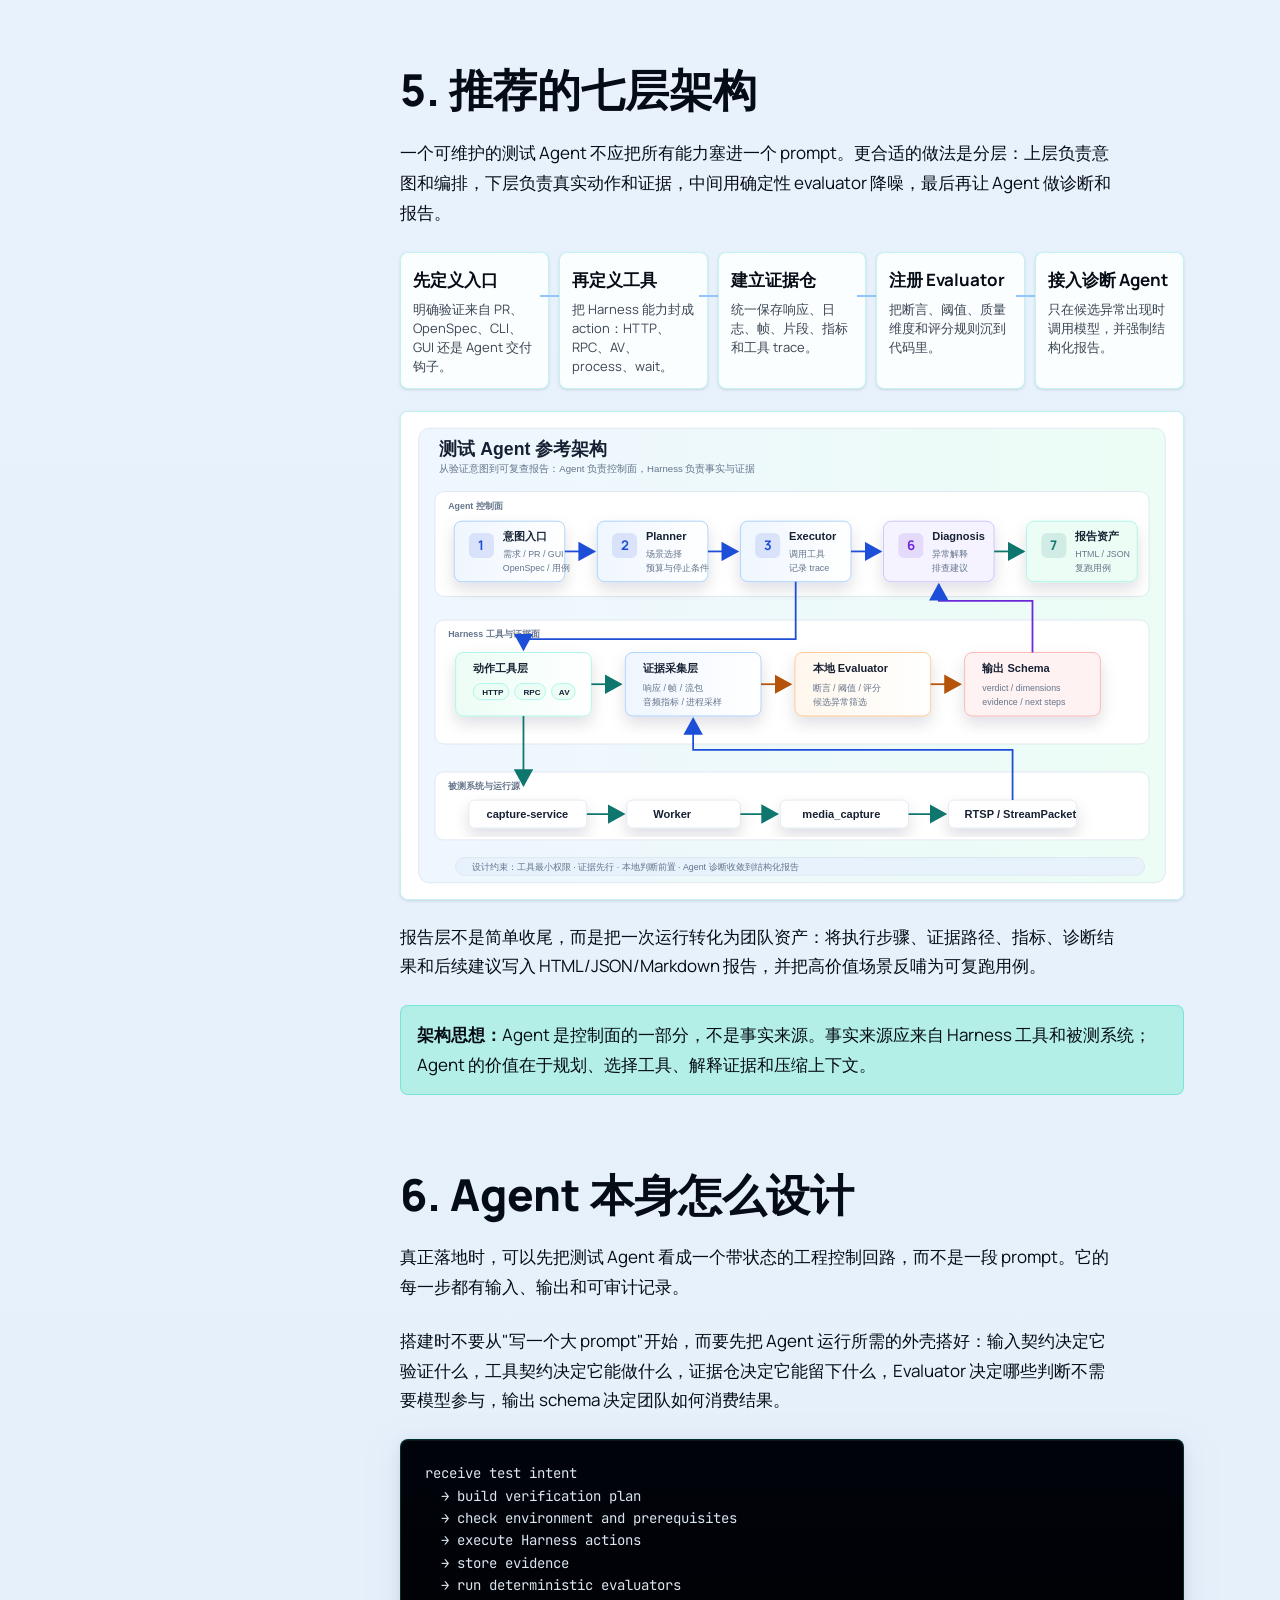
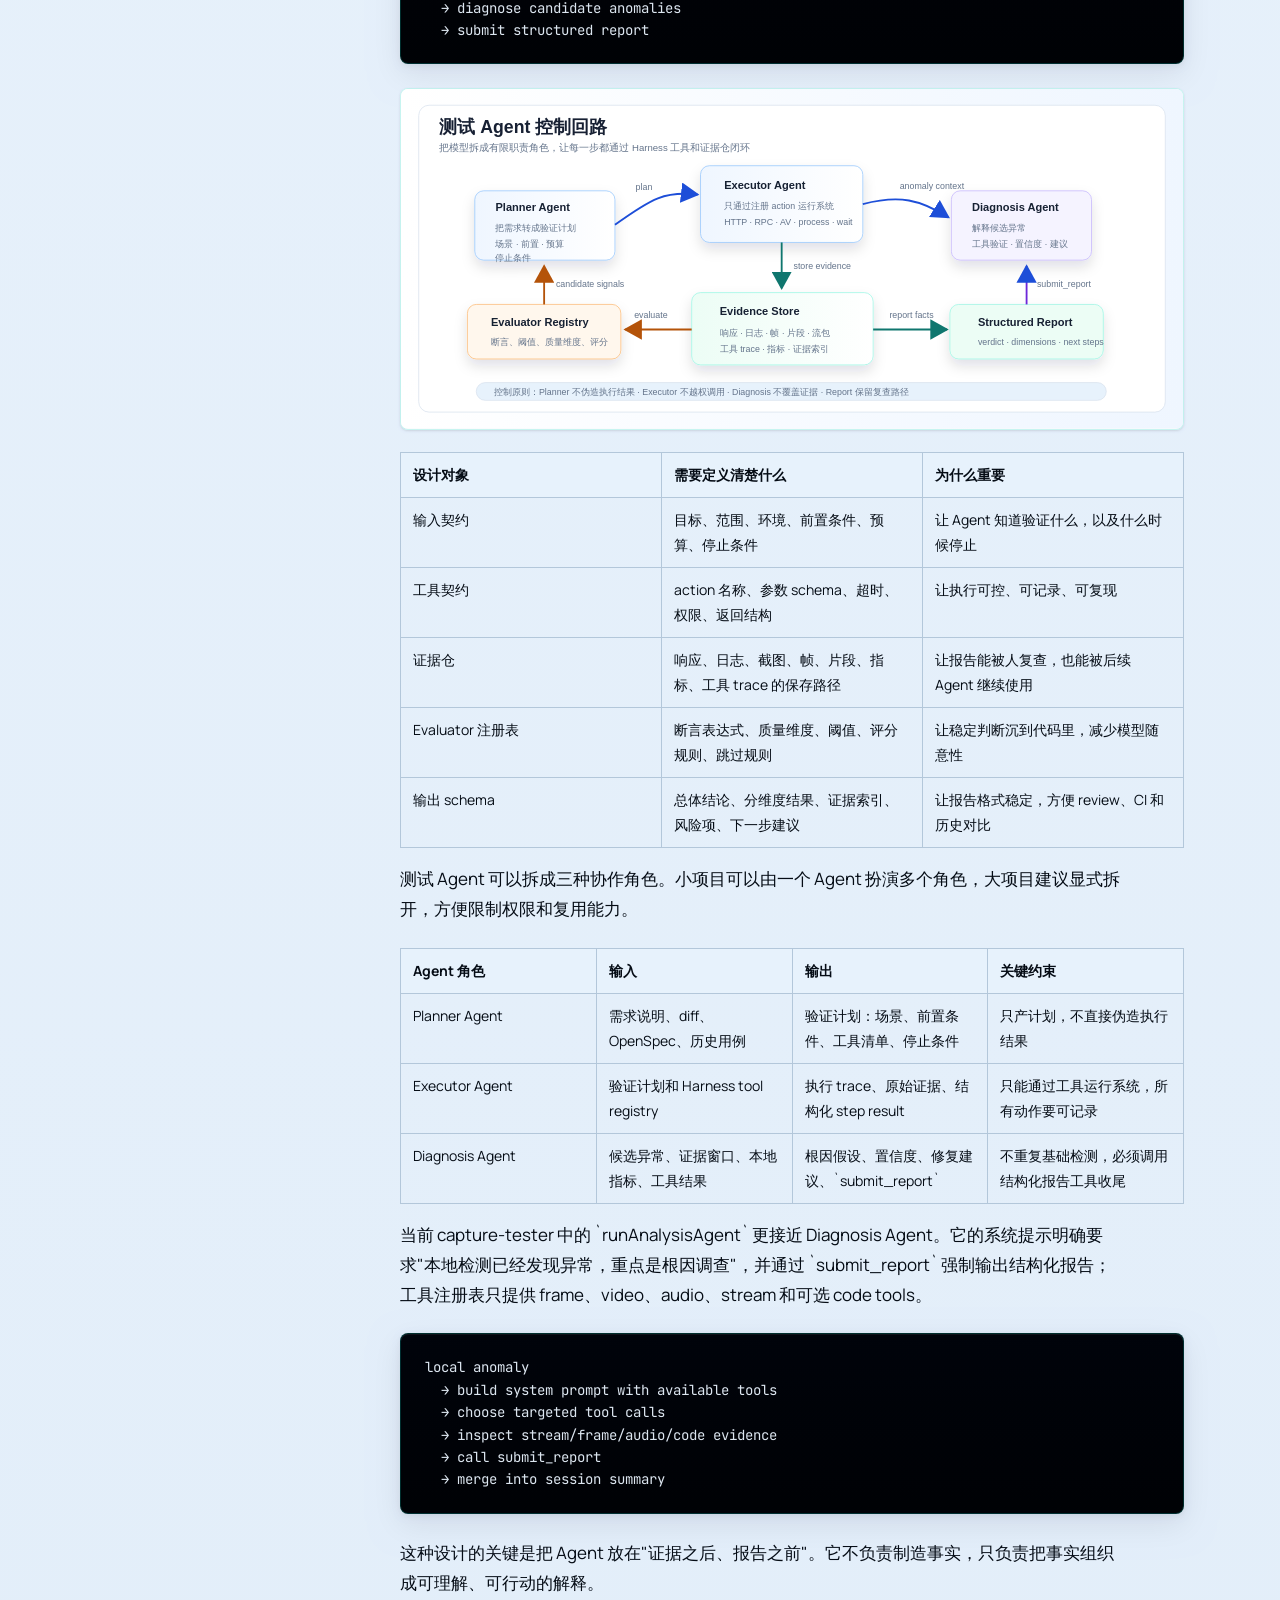
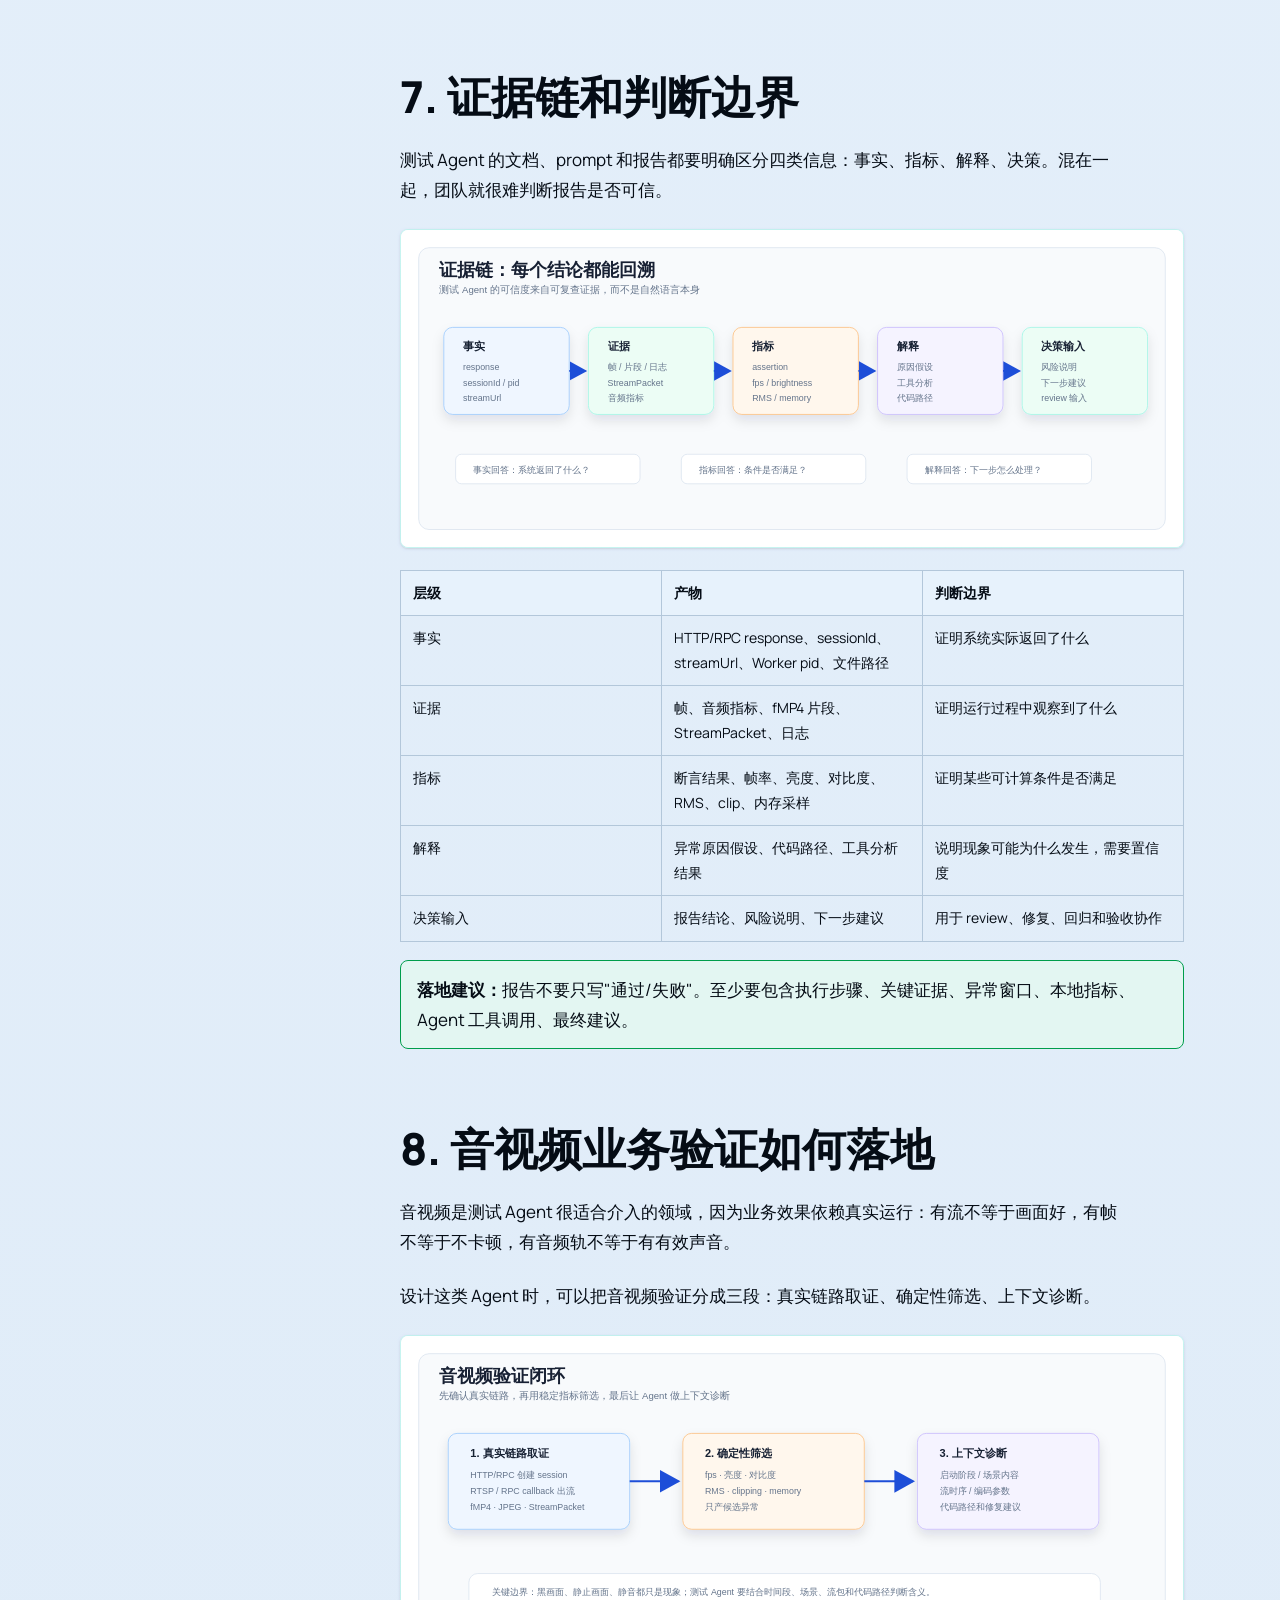
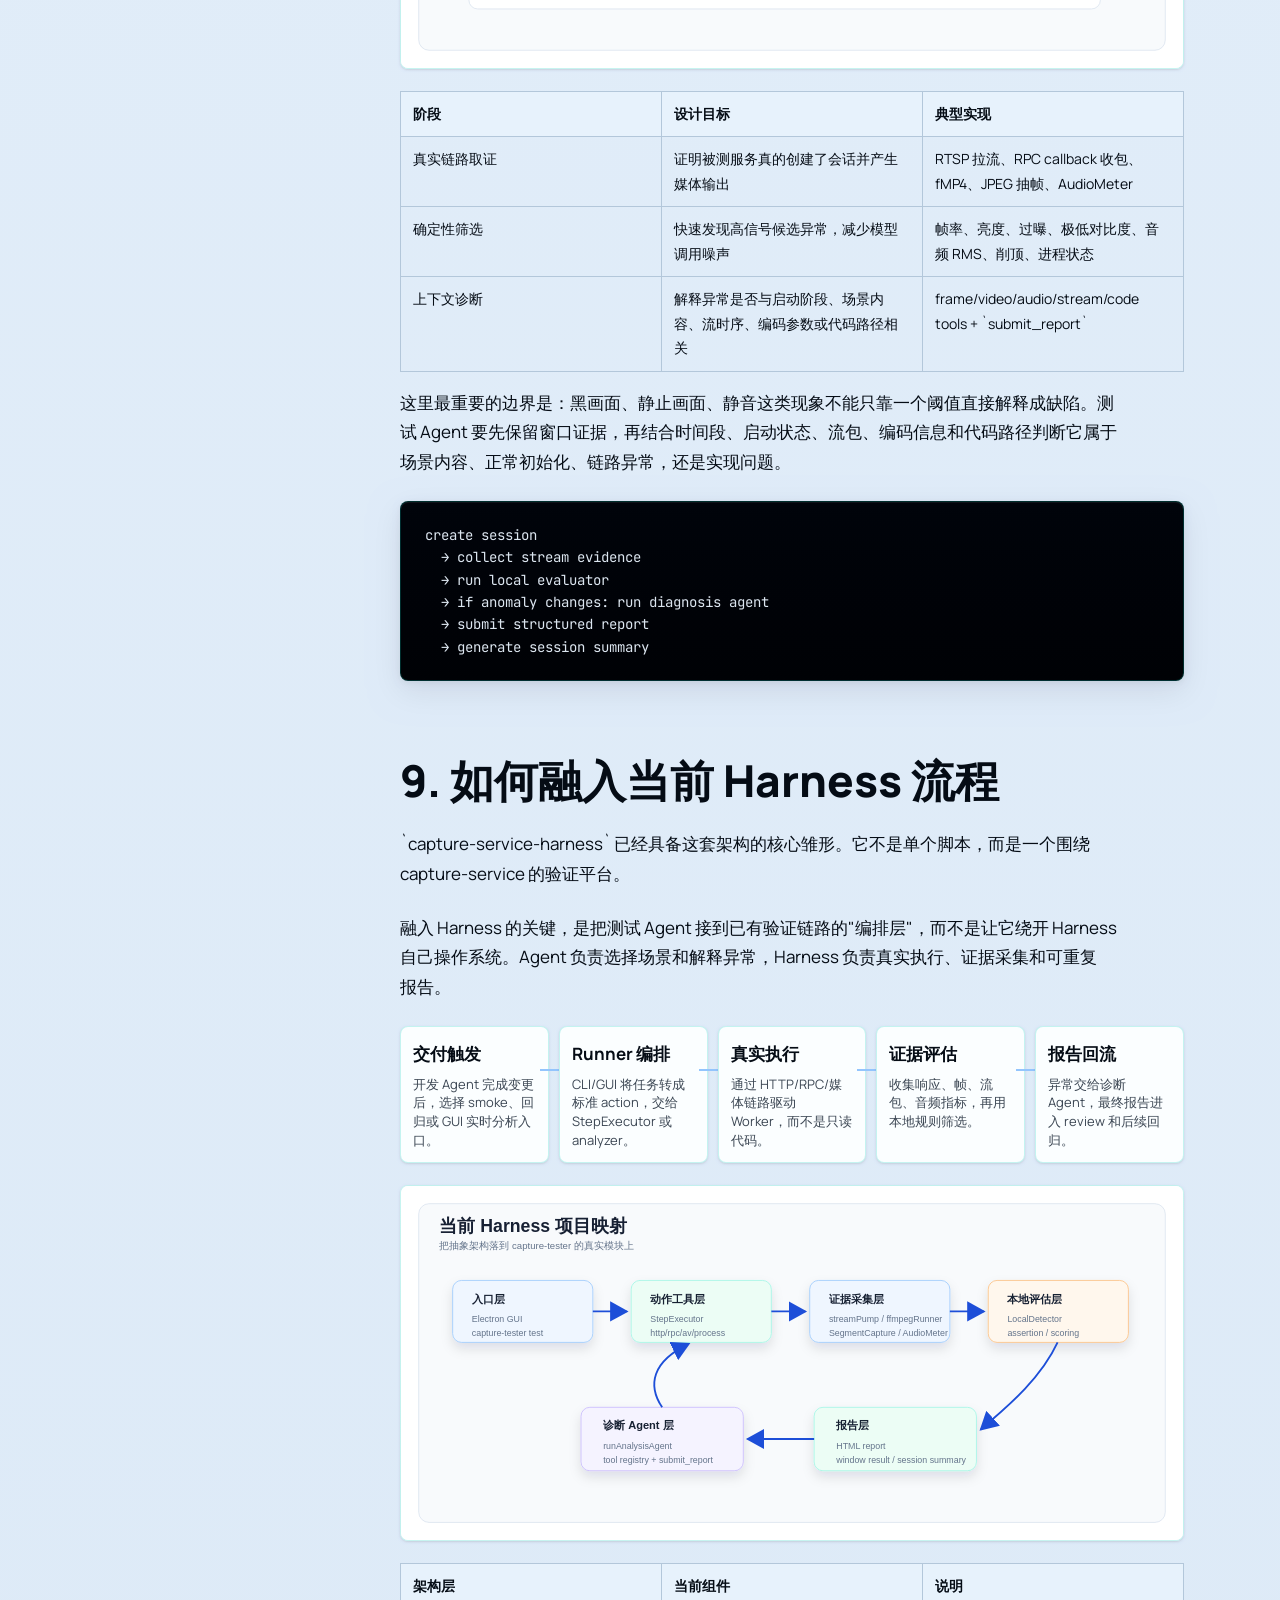
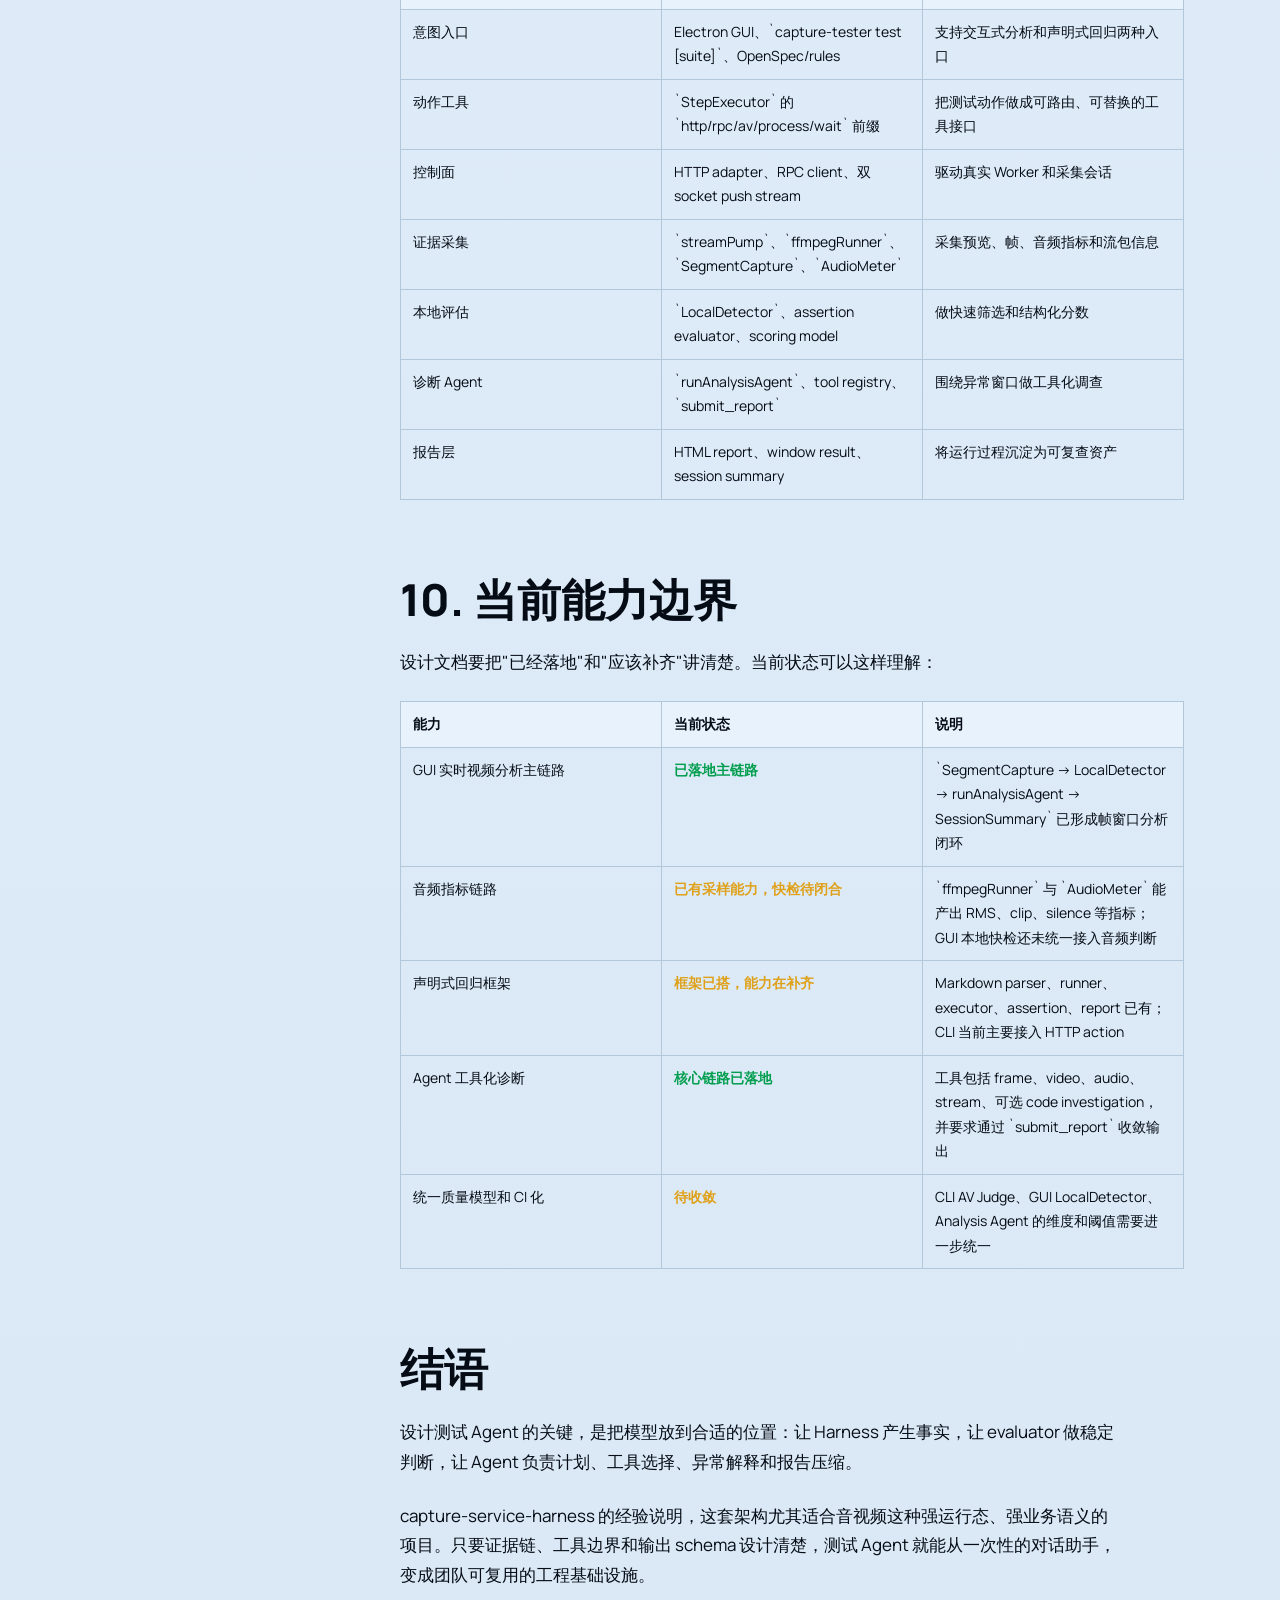
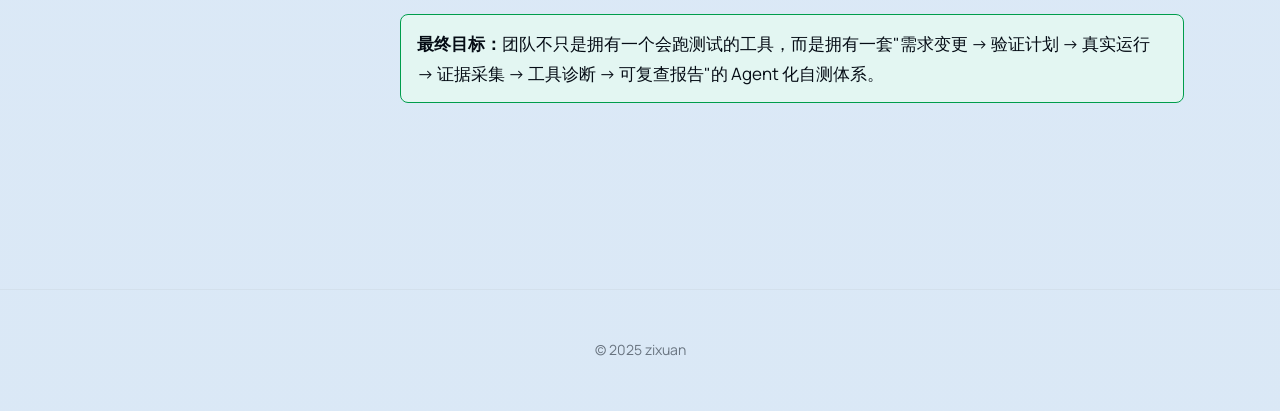
<file: ai-agent-testing-practice-blog.html>
<!doctype html>
<html lang="zh-CN">
<head>
  <meta charset="utf-8" />
  <meta name="viewport" content="width=device-width, initial-scale=1" />
  <title>如何设计测试 Agent：Harness 自测体系的架构方法</title>
  <link rel="stylesheet" href="shared.css" />
  <style>
    /* ── Hero background ──────────────────────── */
    .article-hero::before {
      background:
        linear-gradient(
          to top,
          oklch(0.1 0.01 260 / 0.85) 0%,
          oklch(0.1 0.01 260 / 0.4) 50%,
          oklch(0.1 0.01 260 / 0.1) 100%
        ),
        url("./agent-testing-visuals/cover-background-testing-agent-harness-v2.png");
      background-size: cover;
      background-position: center;
    }

    /* ── TOC head / links ─────────────────────── */
    .toc-head {
      margin-bottom: 12px;
      padding-bottom: 8px;
      border-bottom: 1px solid var(--border-subtle);
    }

    .toc-head span {
      display: block;
      font-size: 11px;
      font-weight: 700;
      letter-spacing: 0.08em;
      text-transform: uppercase;
      color: var(--text-tertiary);
    }

    .toc-head strong {
      display: block;
      margin-top: 4px;
      font-size: 13px;
      line-height: 1.45;
      font-weight: 700;
      color: var(--text-primary);
    }

    .toc-links {
      display: flex;
      flex-direction: column;
      gap: 2px;
    }

    /* ── Sections ─────────────────────────────── */
    section {
      margin: 0 0 74px;
      scroll-margin-top: 28px;
    }

    .article-content section h2 {
      margin: 0 0 22px;
      font-size: clamp(30px, 4vw, 44px);
      line-height: 1.18;
      letter-spacing: 0;
    }

    section:target h2 {
      color: var(--accent);
    }

    .article-content section h3 {
      margin: 38px 0 14px;
      font-size: 25px;
      line-height: 1.32;
    }

    .lead {
      font-size: 17px;
      color: var(--text-secondary);
    }

    /* ── Grids & Cards ────────────────────────── */
    .grid-2 {
      display: grid;
      grid-template-columns: repeat(2, minmax(0, 1fr));
      gap: 14px;
    }

    .grid-3 {
      display: grid;
      grid-template-columns: repeat(3, minmax(0, 1fr));
      gap: 14px;
    }

    .card {
      border: 1px solid var(--border);
      background: var(--bg-elevated);
      border-radius: 6px;
      padding: 16px;
    }

    .card h3 {
      margin-top: 0;
      font-size: 17px;
    }

    /* ── Visual Grid ──────────────────────────── */
    .visual-grid {
      display: grid;
      grid-template-columns: repeat(4, minmax(0, 1fr));
      gap: 12px;
      margin: 18px 0;
    }

    .visual-card {
      border: 1px solid var(--border);
      background: linear-gradient(180deg, var(--bg-card) 0%, var(--svg-bg) 100%);
      border-radius: 8px;
      padding: 14px;
      min-height: 150px;
    }

    .visual-card svg {
      display: block;
      width: 54px;
      height: 54px;
      margin-bottom: 10px;
    }

    .visual-card h3 {
      margin: 0 0 8px;
      font-size: 16px;
    }

    .visual-card p {
      margin: 0;
      color: var(--text-secondary);
      font-size: 13px;
      line-height: 1.5;
    }

    /* ── Mini Flow ────────────────────────────── */
    .mini-flow {
      display: grid;
      grid-template-columns: repeat(5, minmax(0, 1fr));
      gap: 10px;
      margin: 18px 0;
      align-items: stretch;
    }

    .mini-step {
      border: 1px solid var(--border);
      background: var(--bg-card);
      border-radius: 8px;
      padding: 12px;
      position: relative;
      min-height: 108px;
    }

    .mini-step::after {
      content: "";
      position: absolute;
      top: 42px;
      right: -12px;
      width: 20px;
      height: 2px;
      background: var(--svg-blue-mid);
    }

    .mini-step:last-child::after { display: none; }

    .mini-step b {
      display: block;
      margin-bottom: 6px;
      color: var(--text-primary);
    }

    .mini-step span {
      display: block;
      color: var(--text-secondary);
      font-size: 13px;
      line-height: 1.45;
    }

    /* ── SVG Diagrams ─────────────────────────── */
    .svg-panel {
      border: 1px solid var(--svg-border);
      background: linear-gradient(180deg, var(--svg-card) 0%, var(--svg-bg) 100%);
      border-radius: 8px;
      margin: 22px 0;
      overflow-x: auto;
      box-shadow: var(--shadow-lg);
    }

    .svg-diagram {
      display: block;
      width: 100%;
      min-width: 920px;
      height: auto;
    }

    .svg-title {
      font: 700 24px -apple-system, BlinkMacSystemFont, "Segoe UI", "PingFang SC", "Microsoft YaHei", sans-serif;
      fill: var(--svg-text);
    }

    .svg-subtitle {
      font: 500 13px -apple-system, BlinkMacSystemFont, "Segoe UI", "PingFang SC", "Microsoft YaHei", sans-serif;
      fill: var(--svg-text-secondary);
    }

    .svg-label {
      font: 700 15px -apple-system, BlinkMacSystemFont, "Segoe UI", "PingFang SC", "Microsoft YaHei", sans-serif;
      fill: var(--svg-text);
    }

    .svg-small {
      font: 500 12px -apple-system, BlinkMacSystemFont, "Segoe UI", "PingFang SC", "Microsoft YaHei", sans-serif;
      fill: var(--svg-text-secondary);
    }

    .svg-chip {
      font: 700 11px -apple-system, BlinkMacSystemFont, "Segoe UI", "PingFang SC", "Microsoft YaHei", sans-serif;
      fill: var(--svg-text);
    }

    .svg-lane {
      font: 700 12px -apple-system, BlinkMacSystemFont, "Segoe UI", "PingFang SC", "Microsoft YaHei", sans-serif;
      fill: var(--svg-text-secondary);
      letter-spacing: 0;
    }

    /* ── Table ────────────────────────────────── */
    table {
      width: 100%;
      border-collapse: collapse;
      margin: 16px 0;
      font-size: 14px;
    }

    th, td {
      border: 1px solid var(--border);
      padding: 10px 12px;
      text-align: left;
      vertical-align: top;
    }

    th {
      background: var(--bg-elevated);
      font-weight: 700;
    }

    /* ── Code overrides ───────────────────────── */
    code {
      background: var(--bg-elevated);
      color: var(--text-primary);
      padding: 1px 5px;
      border-radius: 4px;
      font-family: var(--font-mono);
      font-size: 0.92em;
    }

    pre {
      overflow: auto;
      background: var(--bg-sunken);
      color: var(--text-primary);
      border: 1px solid var(--border);
      border-radius: 6px;
      padding: 16px;
      font-size: 13px;
      line-height: 1.55;
    }

    pre code {
      background: transparent;
      color: inherit;
      padding: 0;
    }

    /* ── Callouts ─────────────────────────────── */
    .callout {
      border: 1px solid oklch(0.74 0.18 186 / 0.32);
      background: var(--accent-soft);
      padding: 14px 16px;
      margin: 18px 0;
      border-radius: var(--radius-md);
    }

    .callout.ok {
      border-color: var(--success);
      background: color-mix(in srgb, var(--success) 8%, var(--bg-card));
    }

    .callout.warn {
      border-left-color: var(--warning);
      background: color-mix(in srgb, var(--warning) 8%, var(--bg-card));
    }

    .callout.risk {
      border-left-color: var(--error);
      background: color-mix(in srgb, var(--error) 8%, var(--bg-card));
    }

    /* ── Tags ─────────────────────────────────── */
    ul, ol { padding-left: 22px; }
    li { margin: 6px 0; }
    .tag-ok { color: var(--success); font-weight: 700; }
    .tag-warn { color: var(--warning); font-weight: 700; }
    .tag-risk { color: var(--error); font-weight: 700; }

    /* ── Responsive ───────────────────────────── */
    @media (max-width: 760px) {
      .grid-2, .grid-3, .visual-grid, .mini-flow { grid-template-columns: 1fr; }
      .mini-step::after { display: none; }
    }
  </style>
  <script src="theme.js"></script>
</head>
<body>
  <header class="site-header">
    <div class="site-header-inner">
      <a href="./index.html" class="site-logo">zixuan</a>
      <nav class="site-nav">
        <a href="./index.html">Home</a>
        <button class="theme-toggle" id="themeToggle" aria-label="Toggle theme">
          <svg class="sun-icon" fill="none" viewBox="0 0 24 24" stroke="currentColor" stroke-width="2">
            <circle cx="12" cy="12" r="5"/>
            <path d="M12 1v2M12 21v2M4.22 4.22l1.42 1.42M18.36 18.36l1.42 1.42M1 12h2M21 12h2M4.22 19.78l1.42-1.42M18.36 5.64l1.42-1.42"/>
          </svg>
          <svg class="moon-icon" fill="none" viewBox="0 0 24 24" stroke="currentColor" stroke-width="2" style="display:none">
            <path d="M21 12.79A9 9 0 1111.21 3 7 7 0 0021 12.79z"/>
          </svg>
        </button>
      </nav>
    </div>
  </header>

  <header class="article-hero">
    <div class="hero-inner">
      <h1>测试 Agent 架构方法</h1>
      <p class="subtitle">
        如何在 Harness 自测体系里驱动真实系统、采集证据、稳定评估，并输出可复查报告。
      </p>
      <div class="hero-tags">
        <span>Harness 自测</span>
        <span>测试 Agent</span>
        <span>证据闭环</span>
        <span>音视频验证</span>
      </div>
      <div class="byline">
        <div class="byline-avatar">Z</div>
        <span class="byline-name">zixuan</span>
        <span class="byline-sep">&middot;</span>
        <span class="byline-date">2026 年 5 月 15 日</span>
      </div>
    </div>
  </header>

  <div class="article-layout">
    <aside class="article-toc" aria-label="文章目录">
      <nav class="toc">
        <div class="toc-head">
          <span>目录</span>
          <strong>测试 Agent 架构方法</strong>
        </div>
        <div class="toc-links">
          <a href="#one-line">1. 先定义测试 Agent 的职责</a>
          <a href="#why">2. 为什么它要放在 Harness 里</a>
          <a href="#p2p-limit">3. 为什么不直接 P2P 测试</a>
          <a href="#principles">4. 五条核心设计原则</a>
          <a href="#architecture">5. 推荐的七层架构</a>
          <a href="#agent-design">6. Agent 本身怎么设计</a>
          <a href="#evidence">7. 证据链和判断边界</a>
          <a href="#av">8. 音视频业务验证如何落地</a>
          <a href="#harness-map">9. 如何融入当前 Harness 流程</a>
          <a href="#status">10. 当前能力边界</a>
        </div>
      </nav>
    </aside>

    <main class="article-content">
    <section id="one-line">
      <h2>1. 先定义测试 Agent 的职责</h2>
      <p class="lead">
        测试 Agent 的核心职责不是"替模型下结论"，而是把一次交付变成可运行、可观察、可复查的验证闭环。
      </p>
      <p>
        在 Harness 项目里，可以把测试 Agent 理解成一个验证编排者。它接收需求、测试意图或回归用例，调用 Harness 暴露的动作工具，驱动真实系统运行，再把控制面结果、媒体证据、本地指标、工具调用记录和最终报告串起来。
      </p>
      <div class="visual-grid">
        <div class="visual-card">
          <svg viewBox="0 0 64 64" aria-hidden="true">
            <rect x="10" y="12" width="44" height="40" rx="8" fill="var(--svg-blue-bg)" stroke="var(--svg-blue-mid)" />
            <path d="M22 28h20M22 36h14" stroke="var(--svg-blue)" stroke-width="3" stroke-linecap="round" />
            <circle cx="44" cy="42" r="5" fill="var(--svg-blue)" opacity="0.18" />
          </svg>
          <h3>开发 Agent</h3>
          <p>负责实现、修改和说明，把代码交付出来。</p>
        </div>
        <div class="visual-card">
          <svg viewBox="0 0 64 64" aria-hidden="true">
            <circle cx="32" cy="32" r="21" fill="var(--svg-teal-bg)" stroke="var(--svg-teal-mid)" />
            <path d="M22 32h20M34 24l8 8-8 8" stroke="var(--svg-teal)" stroke-width="3" fill="none" stroke-linecap="round" stroke-linejoin="round" />
          </svg>
          <h3>测试 Agent</h3>
          <p>负责选择场景、调度工具、串起验证闭环。</p>
        </div>
        <div class="visual-card">
          <svg viewBox="0 0 64 64" aria-hidden="true">
            <rect x="12" y="16" width="40" height="34" rx="8" fill="var(--svg-amber-bg)" stroke="var(--svg-amber-mid)" />
            <path d="M20 28h24M20 36h16" stroke="var(--svg-amber)" stroke-width="3" stroke-linecap="round" />
            <path d="M46 16v34" stroke="var(--svg-amber-mid)" stroke-width="2" />
          </svg>
          <h3>本地 Evaluator</h3>
          <p>负责稳定判断：断言、阈值、评分和候选异常。</p>
        </div>
        <div class="visual-card">
          <svg viewBox="0 0 64 64" aria-hidden="true">
            <rect x="14" y="12" width="36" height="44" rx="9" fill="var(--svg-purple-bg)" stroke="var(--svg-purple-mid)" />
            <circle cx="32" cy="28" r="8" fill="var(--svg-purple)" opacity="0.16" />
            <path d="M24 43h16M28 48h8" stroke="var(--svg-purple)" stroke-width="3" stroke-linecap="round" />
          </svg>
          <h3>诊断 Agent</h3>
          <p>基于证据解释异常，提出原因假设和下一步建议。</p>
        </div>
      </div>
      <table>
        <thead>
          <tr><th>角色</th><th>应该负责什么</th><th>设计边界</th></tr>
        </thead>
        <tbody>
          <tr>
            <td>开发 Agent</td>
            <td>实现需求、修改代码、补充说明</td>
            <td>交付后的运行证据交给独立 Harness 生成</td>
          </tr>
          <tr>
            <td>测试 Agent / 自测 Agent</td>
            <td>选择验证场景、调度工具、收集证据、汇总报告</td>
            <td>不绕过工具直接想象系统状态</td>
          </tr>
          <tr>
            <td>本地 Evaluator</td>
            <td>执行确定性判断，如断言、阈值、格式、帧率、进程状态</td>
            <td>负责高信号筛选，不承担复杂语义解释</td>
          </tr>
          <tr>
            <td>诊断 Agent</td>
            <td>在证据窗口上提出原因假设、调用工具验证、给出排查建议</td>
            <td>所有结论必须能回到证据和工具调用</td>
          </tr>
        </tbody>
      </table>
      <div class="callout ok">
        <strong>一句话：</strong>测试 Agent 应该像一名有工具、有记录、有边界的验证编排者，而不是一个只输出"通过/失败"的聊天入口。
      </div>
    </section>

    <section id="why">
      <h2>2. 为什么它要放在 Harness 里</h2>
      <p>
        Agent 协作开发后，最容易缺失的不是代码说明，而是运行态证据。尤其在 capture-service 这类音视频项目里，接口返回成功只能说明控制面可达，不能说明真实采集链路、媒体质量、音频信号、进程稳定性都符合预期。
      </p>
      <p>
        Harness 天然适合承载测试 Agent，因为它连接了三类资源：被测系统的控制面、业务运行时的证据面，以及报告和回归资产的沉淀面。
      </p>
      <div class="mini-flow">
        <div class="mini-step">
          <b>控制系统</b>
          <span>通过 HTTP/RPC/GUI 驱动真实 Worker 和业务会话。</span>
        </div>
        <div class="mini-step">
          <b>观察运行</b>
          <span>拿到响应、流包、帧、音频指标、进程状态。</span>
        </div>
        <div class="mini-step">
          <b>稳定评估</b>
          <span>先用断言、阈值、评分规则过滤高信号问题。</span>
        </div>
        <div class="mini-step">
          <b>Agent 诊断</b>
          <span>围绕候选异常调用工具，压缩成可读解释。</span>
        </div>
        <div class="mini-step">
          <b>沉淀资产</b>
          <span>输出报告、证据索引和可复跑用例。</span>
        </div>
      </div>
      <table>
        <thead>
          <tr><th>Harness 能力</th><th>给测试 Agent 带来的价值</th><th>capture-service-harness 示例</th></tr>
        </thead>
        <tbody>
          <tr>
            <td>控制被测系统</td>
            <td>Agent 可以通过受控工具创建真实会话，而不是只读代码</td>
            <td>HTTP/RPC 创建、销毁 capture session，枚举设备</td>
          </tr>
          <tr>
            <td>采集运行证据</td>
            <td>验证结果可以回放和复查</td>
            <td>RTSP/fMP4、RPC StreamPacket、JPEG 帧、音频指标</td>
          </tr>
          <tr>
            <td>沉淀测试资产</td>
            <td>同一个场景可以被人、CI 和 Agent 复用</td>
            <td>Markdown 用例、Runner、HTML 报告</td>
          </tr>
          <tr>
            <td>限制工具边界</td>
            <td>Agent 的探索范围可控，输出结构稳定</td>
            <td>frame/video/audio/stream/code tools，`submit_report` schema</td>
          </tr>
        </tbody>
      </table>
    </section>

    <section id="p2p-limit">
      <h2>3. 为什么不直接让 Claude Code / Codex 做 P2P 测试</h2>
      <p class="lead">
        Claude Code、Codex 这类开发 Agent 可以辅助探索和排查，但不适合作为唯一的 P2P 验证闭环。截止本文发布时，LLM 的不稳定性、上下文漂移和工具执行不确定性仍然无法 100% 解决。
      </p>
      <p>
        这里的 P2P 测试指的是：开发 Agent 直接临时操作被测系统、观察结果、判断通过与否，并把自然语言结论当作交付证据。它在调试阶段很有价值，但作为团队可复用的验证基础设施，会遇到几个明显边界。
      </p>
      <div class="visual-grid">
        <div class="visual-card">
          <svg viewBox="0 0 64 64" aria-hidden="true">
            <rect x="12" y="16" width="40" height="32" rx="8" fill="var(--svg-amber-bg)" stroke="var(--svg-amber-mid)" />
            <path d="M22 27h20M22 37h13" stroke="var(--svg-amber)" stroke-width="3" stroke-linecap="round" />
            <path d="M44 12v10M50 17h-10" stroke="var(--svg-amber)" stroke-width="3" stroke-linecap="round" />
          </svg>
          <h3>输出不完全确定</h3>
          <p>同一目标下，模型的计划、工具选择和判断口径可能随上下文变化。</p>
        </div>
        <div class="visual-card">
          <svg viewBox="0 0 64 64" aria-hidden="true">
            <circle cx="32" cy="32" r="22" fill="var(--svg-blue-bg)" stroke="var(--svg-blue-mid)" />
            <path d="M32 18v15l10 7" stroke="var(--svg-blue)" stroke-width="3" fill="none" stroke-linecap="round" />
          </svg>
          <h3>运行态链路很长</h3>
          <p>音视频、进程、网络、时序和设备状态都可能影响一次测试结果。</p>
        </div>
        <div class="visual-card">
          <svg viewBox="0 0 64 64" aria-hidden="true">
            <rect x="13" y="12" width="38" height="42" rx="8" fill="var(--svg-teal-bg)" stroke="var(--svg-teal-mid)" />
            <path d="M22 25h20M22 34h15M22 43h10" stroke="var(--svg-teal)" stroke-width="3" stroke-linecap="round" />
          </svg>
          <h3>证据容易丢失</h3>
          <p>临时观察如果没有统一证据仓，后续 review 很难复查原始事实。</p>
        </div>
        <div class="visual-card">
          <svg viewBox="0 0 64 64" aria-hidden="true">
            <rect x="10" y="16" width="18" height="32" rx="6" fill="var(--svg-purple-bg)" stroke="var(--svg-purple-mid)" />
            <rect x="36" y="16" width="18" height="32" rx="6" fill="var(--svg-red-bg)" stroke="var(--svg-red-mid)" />
            <path d="M28 32h8" stroke="var(--svg-purple)" stroke-width="3" stroke-linecap="round" />
          </svg>
          <h3>职责边界会混</h3>
          <p>同一个开发 Agent 自己实现、自己验收，容易缺少独立验证层。</p>
        </div>
      </div>
      <table>
        <thead>
          <tr><th>方案</th><th>适合做什么</th><th>不适合作为什么</th></tr>
        </thead>
        <tbody>
          <tr>
            <td>Claude Code / Codex 直接 P2P</td>
            <td>探索问题、临时调试、补充上下文、生成候选测试思路</td>
            <td>最终交付证据、稳定回归门禁、可审计质量结论</td>
          </tr>
          <tr>
            <td>Harness 内测试 Agent</td>
            <td>调度标准工具、采集证据、本地评估、输出结构化报告</td>
            <td>承担全部人工判断，或跳过真实系统运行</td>
          </tr>
        </tbody>
      </table>
      <div class="callout warn">
        <strong>设计结论：</strong>开发 Agent 可以参与测试设计和异常解释，但稳定验证应落到 Harness：用固定工具、固定证据格式、固定 evaluator 和固定报告 schema，把模型的不稳定性隔离在可控边界内。
      </div>
    </section>

    <section id="principles">
      <h2>4. 五条核心设计原则</h2>
      <div class="svg-panel">
        <svg class="svg-diagram" viewBox="0 0 1060 360" role="img" aria-label="测试 Agent 五条设计原则图">
          <defs>
            <filter id="principleShadow" x="-20%" y="-20%" width="140%" height="150%">
              <feDropShadow dx="0" dy="8" stdDeviation="8" flood-color="var(--svg-shadow)" flood-opacity="0.11" />
            </filter>
            <marker id="principleArrow" markerWidth="11" markerHeight="11" refX="9" refY="5.5" orient="auto">
              <path d="M0,0 L10,5.5 L0,11 Z" fill="var(--svg-blue)" />
            </marker>
          </defs>
          <rect x="0" y="0" width="1060" height="360" fill="var(--svg-card)" />
          <rect x="24" y="24" width="1012" height="312" rx="14" fill="var(--svg-bg)" stroke="var(--svg-border)" />
          <text x="52" y="62" class="svg-title">从一次对话到工程闭环</text>
          <text x="52" y="86" class="svg-subtitle">这五条原则决定测试 Agent 是否可复用、可信、可维护</text>

          <g filter="url(#principleShadow)">
            <rect x="56" y="128" width="170" height="108" rx="12" fill="var(--svg-blue-bg)" stroke="var(--svg-blue-mid)" />
            <circle cx="86" cy="158" r="15" fill="var(--svg-blue)" opacity="0.16" />
            <text x="81" y="164" font-size="16" font-weight="700" fill="var(--svg-blue)">1</text>
            <text x="106" y="153" class="svg-label">先证据</text>
            <text x="106" y="177" class="svg-small">响应、日志、帧</text>
            <text x="106" y="197" class="svg-small">先于任何解释</text>

            <rect x="252" y="128" width="170" height="108" rx="12" fill="var(--svg-amber-bg)" stroke="var(--svg-amber-mid)" />
            <circle cx="282" cy="158" r="15" fill="var(--svg-amber)" opacity="0.16" />
            <text x="277" y="164" font-size="16" font-weight="700" fill="var(--svg-amber)">2</text>
            <text x="302" y="153" class="svg-label">确定性前置</text>
            <text x="302" y="177" class="svg-small">断言、阈值、评分</text>
            <text x="302" y="197" class="svg-small">先过滤噪声</text>

            <rect x="448" y="128" width="170" height="108" rx="12" fill="var(--svg-teal-bg)" stroke="var(--svg-teal-mid)" />
            <circle cx="478" cy="158" r="15" fill="var(--svg-teal)" opacity="0.16" />
            <text x="473" y="164" font-size="16" font-weight="700" fill="var(--svg-teal)">3</text>
            <text x="498" y="153" class="svg-label">工具边界</text>
            <text x="498" y="177" class="svg-small">schema、权限</text>
            <text x="498" y="197" class="svg-small">预算和超时</text>

            <rect x="644" y="128" width="170" height="108" rx="12" fill="var(--svg-purple-bg)" stroke="var(--svg-purple-mid)" />
            <circle cx="674" cy="158" r="15" fill="var(--svg-purple)" opacity="0.16" />
            <text x="669" y="164" font-size="16" font-weight="700" fill="var(--svg-purple)">4</text>
            <text x="694" y="153" class="svg-label">报告可追溯</text>
            <text x="694" y="177" class="svg-small">结论能回到</text>
            <text x="694" y="197" class="svg-small">证据和工具调用</text>

            <rect x="840" y="128" width="170" height="108" rx="12" fill="var(--svg-blue-bg)" stroke="var(--svg-blue-mid)" />
            <circle cx="870" cy="158" r="15" fill="var(--svg-blue)" opacity="0.16" />
            <text x="865" y="164" font-size="16" font-weight="700" fill="var(--svg-blue)">5</text>
            <text x="890" y="153" class="svg-label">用例资产化</text>
            <text x="890" y="177" class="svg-small">高价值场景</text>
            <text x="890" y="197" class="svg-small">沉淀可复跑</text>
          </g>
          <path d="M226 182 H248" stroke="var(--svg-blue)" stroke-width="2.4" marker-end="url(#principleArrow)" />
          <path d="M422 182 H444" stroke="var(--svg-blue)" stroke-width="2.4" marker-end="url(#principleArrow)" />
          <path d="M618 182 H640" stroke="var(--svg-blue)" stroke-width="2.4" marker-end="url(#principleArrow)" />
          <path d="M814 182 H836" stroke="var(--svg-blue)" stroke-width="2.4" marker-end="url(#principleArrow)" />
          <rect x="90" y="274" width="880" height="24" rx="12" fill="var(--svg-card)" stroke="var(--svg-border)" />
          <text x="118" y="291" class="svg-small">读图方式：从左到右，先让系统产生事实，再让规则筛选，再让 Agent 在边界内解释，最终沉淀为团队资产</text>
        </svg>
      </div>
      <div class="grid-2">
        <div class="card">
          <h3>原则一：先证据，后解释</h3>
          <p>
            测试 Agent 先驱动系统运行，拿到响应、日志、媒体片段、指标和工具 trace，再进行解释。没有证据的结论不能进入报告。
          </p>
        </div>
        <div class="card">
          <h3>原则二：确定性判断前置</h3>
          <p>
            断言、阈值、进程状态、帧率、亮度、对比度这类稳定计算，应由本地 evaluator 完成。模型只处理需要上下文和推理的部分。
          </p>
        </div>
        <div class="card">
          <h3>原则三：工具最小权限</h3>
          <p>
            Agent 只能调用 Harness 注册的工具。每个工具都有输入 schema、超时、预算和返回结构，避免无边界探索。
          </p>
        </div>
        <div class="card">
          <h3>原则四：报告可追溯</h3>
          <p>
            报告中每个判断都要能追到原始证据、计算指标或工具调用。团队成员看到报告时，知道下一步该复查哪个窗口、哪个文件、哪次调用。
          </p>
        </div>
        <div class="card">
          <h3>原则五：用例资产化</h3>
          <p>
            测试意图不能只存在于对话里。高价值场景应沉淀为 Markdown、JSON、OpenSpec task 或 CI 入口，让验证能重复运行。
          </p>
        </div>
      </div>
    </section>

    <section id="architecture">
      <h2>5. 推荐的七层架构</h2>
      <p>
        一个可维护的测试 Agent 不应把所有能力塞进一个 prompt。更合适的做法是分层：上层负责意图和编排，下层负责真实动作和证据，中间用确定性 evaluator 降噪，最后再让 Agent 做诊断和报告。
      </p>
      <div class="mini-flow">
        <div class="mini-step">
          <b>先定义入口</b>
          <span>明确验证来自 PR、OpenSpec、CLI、GUI 还是 Agent 交付钩子。</span>
        </div>
        <div class="mini-step">
          <b>再定义工具</b>
          <span>把 Harness 能力封成 action：HTTP、RPC、AV、process、wait。</span>
        </div>
        <div class="mini-step">
          <b>建立证据仓</b>
          <span>统一保存响应、日志、帧、片段、指标和工具 trace。</span>
        </div>
        <div class="mini-step">
          <b>注册 Evaluator</b>
          <span>把断言、阈值、质量维度和评分规则沉到代码里。</span>
        </div>
        <div class="mini-step">
          <b>接入诊断 Agent</b>
          <span>只在候选异常出现时调用模型，并强制结构化报告。</span>
        </div>
      </div>
      <div class="svg-panel">
        <svg class="svg-diagram" viewBox="0 0 1060 660" role="img" aria-label="测试 Agent 七层参考架构图">
          <defs>
            <linearGradient id="archHeader" x1="0" x2="1">
              <stop offset="0" stop-color="var(--svg-blue-bg)" />
              <stop offset="1" stop-color="var(--svg-teal-bg)" />
            </linearGradient>
            <linearGradient id="agentCard" x1="0" x2="1">
              <stop offset="0" stop-color="var(--svg-blue-bg)" />
              <stop offset="1" stop-color="var(--svg-card)" />
            </linearGradient>
            <linearGradient id="toolCard" x1="0" x2="1">
              <stop offset="0" stop-color="var(--svg-teal-bg)" />
              <stop offset="1" stop-color="var(--svg-card)" />
            </linearGradient>
            <linearGradient id="evidenceCard" x1="0" x2="1">
              <stop offset="0" stop-color="var(--svg-blue-bg)" />
              <stop offset="1" stop-color="var(--svg-card)" />
            </linearGradient>
            <linearGradient id="evalCard" x1="0" x2="1">
              <stop offset="0" stop-color="var(--svg-amber-bg)" />
              <stop offset="1" stop-color="var(--svg-card)" />
            </linearGradient>
            <filter id="softShadow" x="-20%" y="-20%" width="140%" height="150%">
              <feDropShadow dx="0" dy="10" stdDeviation="10" flood-color="var(--svg-shadow)" flood-opacity="0.13" />
            </filter>
            <marker id="arrowBlue" markerWidth="11" markerHeight="11" refX="9" refY="5.5" orient="auto">
              <path d="M0,0 L10,5.5 L0,11 Z" fill="var(--svg-blue)" />
            </marker>
            <marker id="arrowGreen" markerWidth="11" markerHeight="11" refX="9" refY="5.5" orient="auto">
              <path d="M0,0 L10,5.5 L0,11 Z" fill="var(--svg-teal)" />
            </marker>
            <marker id="arrowAmber" markerWidth="11" markerHeight="11" refX="9" refY="5.5" orient="auto">
              <path d="M0,0 L10,5.5 L0,11 Z" fill="var(--svg-amber)" />
            </marker>
          </defs>

          <rect x="0" y="0" width="1060" height="660" fill="var(--svg-card)" />
          <rect x="24" y="22" width="1012" height="616" rx="14" fill="url(#archHeader)" stroke="var(--svg-border)" />
          <text x="52" y="58" class="svg-title">测试 Agent 参考架构</text>
          <text x="52" y="82" class="svg-subtitle">从验证意图到可复查报告：Agent 负责控制面，Harness 负责事实与证据</text>

          <rect x="46" y="108" width="968" height="142" rx="12" fill="var(--svg-card)" stroke="var(--svg-border)" />
          <text x="64" y="131" class="svg-lane">Agent 控制面</text>
          <rect x="46" y="282" width="968" height="168" rx="12" fill="var(--svg-card)" stroke="var(--svg-border)" />
          <text x="64" y="305" class="svg-lane">Harness 工具与证据面</text>
          <rect x="46" y="488" width="968" height="92" rx="12" fill="var(--svg-card)" stroke="var(--svg-border)" />
          <text x="64" y="511" class="svg-lane">被测系统与运行源</text>

          <g filter="url(#softShadow)">
            <rect x="72" y="148" width="150" height="82" rx="10" fill="url(#agentCard)" stroke="var(--svg-blue-mid)" />
            <rect x="92" y="164" width="34" height="34" rx="8" fill="var(--svg-blue)" opacity="0.12" />
            <text x="104" y="187" font-size="18" font-weight="700" fill="var(--svg-blue)">1</text>
            <text x="138" y="174" class="svg-label">意图入口</text>
            <text x="138" y="197" class="svg-small">需求 / PR / GUI</text>
            <text x="138" y="216" class="svg-small">OpenSpec / 用例</text>

            <rect x="266" y="148" width="150" height="82" rx="10" fill="url(#agentCard)" stroke="var(--svg-blue-mid)" />
            <rect x="286" y="164" width="34" height="34" rx="8" fill="var(--svg-blue)" opacity="0.12" />
            <text x="298" y="187" font-size="18" font-weight="700" fill="var(--svg-blue)">2</text>
            <text x="332" y="174" class="svg-label">Planner</text>
            <text x="332" y="197" class="svg-small">场景选择</text>
            <text x="332" y="216" class="svg-small">预算与停止条件</text>

            <rect x="460" y="148" width="150" height="82" rx="10" fill="url(#agentCard)" stroke="var(--svg-blue-mid)" />
            <rect x="480" y="164" width="34" height="34" rx="8" fill="var(--svg-blue)" opacity="0.12" />
            <text x="492" y="187" font-size="18" font-weight="700" fill="var(--svg-blue)">3</text>
            <text x="526" y="174" class="svg-label">Executor</text>
            <text x="526" y="197" class="svg-small">调用工具</text>
            <text x="526" y="216" class="svg-small">记录 trace</text>

            <rect x="654" y="148" width="150" height="82" rx="10" fill="var(--svg-purple-bg)" stroke="var(--svg-purple-mid)" />
            <rect x="674" y="164" width="34" height="34" rx="8" fill="var(--svg-purple)" opacity="0.12" />
            <text x="686" y="187" font-size="18" font-weight="700" fill="var(--svg-purple)">6</text>
            <text x="720" y="174" class="svg-label">Diagnosis</text>
            <text x="720" y="197" class="svg-small">异常解释</text>
            <text x="720" y="216" class="svg-small">排查建议</text>

            <rect x="848" y="148" width="150" height="82" rx="10" fill="var(--svg-teal-bg)" stroke="var(--svg-teal-mid)" />
            <rect x="868" y="164" width="34" height="34" rx="8" fill="var(--svg-teal)" opacity="0.12" />
            <text x="880" y="187" font-size="18" font-weight="700" fill="var(--svg-teal)">7</text>
            <text x="914" y="174" class="svg-label">报告资产</text>
            <text x="914" y="197" class="svg-small">HTML / JSON</text>
            <text x="914" y="216" class="svg-small">复跑用例</text>
          </g>

          <path d="M222 189 H262" stroke="var(--svg-blue)" stroke-width="2.4" marker-end="url(#arrowBlue)" />
          <path d="M416 189 H456" stroke="var(--svg-blue)" stroke-width="2.4" marker-end="url(#arrowBlue)" />
          <path d="M610 189 H650" stroke="var(--svg-blue)" stroke-width="2.4" marker-end="url(#arrowBlue)" />
          <path d="M804 189 H844" stroke="var(--svg-teal)" stroke-width="2.4" marker-end="url(#arrowGreen)" />

          <g filter="url(#softShadow)">
            <rect x="74" y="326" width="184" height="86" rx="10" fill="url(#toolCard)" stroke="var(--svg-teal-mid)" />
            <text x="98" y="352" class="svg-label">动作工具层</text>
            <rect x="98" y="368" width="48" height="22" rx="11" fill="var(--svg-teal-bg)" stroke="var(--svg-teal-mid)" />
            <text x="110" y="383" class="svg-chip">HTTP</text>
            <rect x="154" y="368" width="42" height="22" rx="11" fill="var(--svg-teal-bg)" stroke="var(--svg-teal-mid)" />
            <text x="166" y="383" class="svg-chip">RPC</text>
            <rect x="204" y="368" width="32" height="22" rx="11" fill="var(--svg-teal-bg)" stroke="var(--svg-teal-mid)" />
            <text x="214" y="383" class="svg-chip">AV</text>

            <rect x="304" y="326" width="184" height="86" rx="10" fill="url(#evidenceCard)" stroke="var(--svg-blue-mid)" />
            <text x="328" y="352" class="svg-label">证据采集层</text>
            <text x="328" y="378" class="svg-small">响应 / 帧 / 流包</text>
            <text x="328" y="397" class="svg-small">音频指标 / 进程采样</text>

            <rect x="534" y="326" width="184" height="86" rx="10" fill="url(#evalCard)" stroke="var(--svg-amber-mid)" />
            <text x="558" y="352" class="svg-label">本地 Evaluator</text>
            <text x="558" y="378" class="svg-small">断言 / 阈值 / 评分</text>
            <text x="558" y="397" class="svg-small">候选异常筛选</text>

            <rect x="764" y="326" width="184" height="86" rx="10" fill="var(--svg-red-bg)" stroke="var(--svg-red-mid)" />
            <text x="788" y="352" class="svg-label">输出 Schema</text>
            <text x="788" y="378" class="svg-small">verdict / dimensions</text>
            <text x="788" y="397" class="svg-small">evidence / next steps</text>
          </g>

          <path d="M535 230 V308 H166 V322" stroke="var(--svg-blue)" stroke-width="2.4" fill="none" marker-end="url(#arrowBlue)" />
          <path d="M258 369 H298" stroke="var(--svg-teal)" stroke-width="2.4" marker-end="url(#arrowGreen)" />
          <path d="M488 369 H528" stroke="var(--svg-amber)" stroke-width="2.4" marker-end="url(#arrowAmber)" />
          <path d="M718 369 H758" stroke="var(--svg-amber)" stroke-width="2.4" marker-end="url(#arrowAmber)" />
          <path d="M856 326 V256 H729 V234" stroke="var(--svg-purple)" stroke-width="2.4" fill="none" marker-end="url(#arrowBlue)" />

          <g filter="url(#softShadow)">
            <rect x="92" y="526" width="160" height="38" rx="8" fill="var(--svg-card)" stroke="var(--svg-border)" />
            <text x="116" y="551" class="svg-label">capture-service</text>
            <rect x="306" y="526" width="154" height="38" rx="8" fill="var(--svg-card)" stroke="var(--svg-border)" />
            <text x="342" y="551" class="svg-label">Worker</text>
            <rect x="514" y="526" width="174" height="38" rx="8" fill="var(--svg-card)" stroke="var(--svg-border)" />
            <text x="544" y="551" class="svg-label">media_capture</text>
            <rect x="742" y="526" width="174" height="38" rx="8" fill="var(--svg-card)" stroke="var(--svg-border)" />
            <text x="764" y="551" class="svg-label">RTSP / StreamPacket</text>
          </g>

          <path d="M166 412 V506" stroke="var(--svg-teal)" stroke-width="2.4" fill="none" marker-end="url(#arrowGreen)" />
          <path d="M252 545 H302" stroke="var(--svg-teal)" stroke-width="2.4" marker-end="url(#arrowGreen)" />
          <path d="M460 545 H510" stroke="var(--svg-teal)" stroke-width="2.4" marker-end="url(#arrowGreen)" />
          <path d="M688 545 H738" stroke="var(--svg-teal)" stroke-width="2.4" marker-end="url(#arrowGreen)" />
          <path d="M829 526 V458 H396 V416" stroke="var(--svg-blue)" stroke-width="2.4" fill="none" marker-end="url(#arrowBlue)" />

          <rect x="74" y="604" width="934" height="24" rx="12" fill="var(--bg-elevated)" stroke="var(--svg-border)" />
          <text x="96" y="621" class="svg-small">设计约束：工具最小权限 &middot; 证据先行 &middot; 本地判断前置 &middot; Agent 诊断收敛到结构化报告</text>
        </svg>
      </div>
      <p>
        报告层不是简单收尾，而是把一次运行转化为团队资产：将执行步骤、证据路径、指标、诊断结果和后续建议写入 HTML/JSON/Markdown 报告，并把高价值场景反哺为可复跑用例。
      </p>
      <div class="callout">
        <strong>架构思想：</strong>Agent 是控制面的一部分，不是事实来源。事实来源应来自 Harness 工具和被测系统；Agent 的价值在于规划、选择工具、解释证据和压缩上下文。
      </div>
    </section>

    <section id="agent-design">
      <h2>6. Agent 本身怎么设计</h2>
      <p>
        真正落地时，可以先把测试 Agent 看成一个带状态的工程控制回路，而不是一段 prompt。它的每一步都有输入、输出和可审计记录。
      </p>
      <p>
        搭建时不要从"写一个大 prompt"开始，而要先把 Agent 运行所需的外壳搭好：输入契约决定它验证什么，工具契约决定它能做什么，证据仓决定它能留下什么，Evaluator 决定哪些判断不需要模型参与，输出 schema 决定团队如何消费结果。
      </p>
      <pre><code>receive test intent
  &rarr; build verification plan
  &rarr; check environment and prerequisites
  &rarr; execute Harness actions
  &rarr; store evidence
  &rarr; run deterministic evaluators
  &rarr; diagnose candidate anomalies
  &rarr; submit structured report</code></pre>
      <div class="svg-panel">
        <svg class="svg-diagram" viewBox="0 0 1060 460" role="img" aria-label="测试 Agent 控制回路图">
          <defs>
            <linearGradient id="loopBg" x1="0" x2="1">
              <stop offset="0" stop-color="var(--svg-card)" />
              <stop offset="1" stop-color="var(--svg-blue-bg)" />
            </linearGradient>
            <linearGradient id="loopAgent" x1="0" x2="1">
              <stop offset="0" stop-color="var(--svg-blue-bg)" />
              <stop offset="1" stop-color="var(--svg-card)" />
            </linearGradient>
            <linearGradient id="loopData" x1="0" x2="1">
              <stop offset="0" stop-color="var(--svg-teal-bg)" />
              <stop offset="1" stop-color="var(--svg-card)" />
            </linearGradient>
            <filter id="loopShadow" x="-20%" y="-20%" width="140%" height="150%">
              <feDropShadow dx="0" dy="9" stdDeviation="9" flood-color="var(--svg-shadow)" flood-opacity="0.12" />
            </filter>
            <marker id="loopArrow" markerWidth="11" markerHeight="11" refX="9" refY="5.5" orient="auto">
              <path d="M0,0 L10,5.5 L0,11 Z" fill="var(--svg-blue)" />
            </marker>
            <marker id="loopArrowGreen" markerWidth="11" markerHeight="11" refX="9" refY="5.5" orient="auto">
              <path d="M0,0 L10,5.5 L0,11 Z" fill="var(--svg-teal)" />
            </marker>
            <marker id="loopArrowAmber" markerWidth="11" markerHeight="11" refX="9" refY="5.5" orient="auto">
              <path d="M0,0 L10,5.5 L0,11 Z" fill="var(--svg-amber)" />
            </marker>
          </defs>

          <rect x="0" y="0" width="1060" height="460" fill="url(#loopBg)" />
          <rect x="24" y="22" width="1012" height="416" rx="14" fill="var(--svg-card)" stroke="var(--svg-border)" />
          <text x="52" y="60" class="svg-title">测试 Agent 控制回路</text>
          <text x="52" y="84" class="svg-subtitle">把模型拆成有限职责角色，让每一步都通过 Harness 工具和证据仓闭环</text>

          <g filter="url(#loopShadow)">
            <rect x="100" y="138" width="190" height="94" rx="12" fill="url(#loopAgent)" stroke="var(--svg-blue-mid)" />
            <text x="128" y="166" class="svg-label">Planner Agent</text>
            <text x="128" y="193" class="svg-small">把需求转成验证计划</text>
            <text x="128" y="214" class="svg-small">场景 &middot; 前置 &middot; 预算</text>
            <text x="128" y="233" class="svg-small">停止条件</text>

            <rect x="406" y="104" width="220" height="104" rx="12" fill="url(#loopAgent)" stroke="var(--svg-blue-mid)" />
            <text x="438" y="135" class="svg-label">Executor Agent</text>
            <text x="438" y="163" class="svg-small">只通过注册 action 运行系统</text>
            <text x="438" y="184" class="svg-small">HTTP &middot; RPC &middot; AV &middot; process &middot; wait</text>

            <rect x="746" y="138" width="190" height="94" rx="12" fill="var(--svg-purple-bg)" stroke="var(--svg-purple-mid)" />
            <text x="774" y="166" class="svg-label">Diagnosis Agent</text>
            <text x="774" y="193" class="svg-small">解释候选异常</text>
            <text x="774" y="214" class="svg-small">工具验证 &middot; 置信度 &middot; 建议</text>

            <rect x="90" y="292" width="208" height="74" rx="12" fill="var(--svg-amber-bg)" stroke="var(--svg-amber-mid)" />
            <text x="122" y="321" class="svg-label">Evaluator Registry</text>
            <text x="122" y="347" class="svg-small">断言、阈值、质量维度、评分</text>

            <rect x="394" y="276" width="246" height="98" rx="12" fill="url(#loopData)" stroke="var(--svg-teal-mid)" />
            <text x="432" y="307" class="svg-label">Evidence Store</text>
            <text x="432" y="335" class="svg-small">响应 &middot; 日志 &middot; 帧 &middot; 片段 &middot; 流包</text>
            <text x="432" y="356" class="svg-small">工具 trace &middot; 指标 &middot; 证据索引</text>

            <rect x="744" y="292" width="208" height="74" rx="12" fill="var(--svg-teal-bg)" stroke="var(--svg-teal-mid)" />
            <text x="782" y="321" class="svg-label">Structured Report</text>
            <text x="782" y="347" class="svg-small">verdict &middot; dimensions &middot; next steps</text>
          </g>

          <path d="M290 184 C340 148, 358 138, 402 143" stroke="var(--svg-blue)" stroke-width="2.5" fill="none" marker-end="url(#loopArrow)" />
          <text x="318" y="137" class="svg-small">plan</text>
          <path d="M626 156 C676 143, 704 150, 742 174" stroke="var(--svg-blue)" stroke-width="2.5" fill="none" marker-end="url(#loopArrow)" />
          <text x="676" y="136" class="svg-small">anomaly context</text>
          <path d="M516 208 V270" stroke="var(--svg-teal)" stroke-width="2.5" fill="none" marker-end="url(#loopArrowGreen)" />
          <text x="532" y="244" class="svg-small">store evidence</text>
          <path d="M394 326 H304" stroke="var(--svg-amber)" stroke-width="2.5" fill="none" marker-end="url(#loopArrowAmber)" />
          <text x="316" y="310" class="svg-small">evaluate</text>
          <path d="M640 326 H740" stroke="var(--svg-teal)" stroke-width="2.5" fill="none" marker-end="url(#loopArrowGreen)" />
          <text x="662" y="310" class="svg-small">report facts</text>
          <path d="M848 292 V240" stroke="var(--svg-purple)" stroke-width="2.5" fill="none" marker-end="url(#loopArrow)" />
          <text x="862" y="268" class="svg-small">submit_report</text>
          <path d="M194 292 V240" stroke="var(--svg-amber)" stroke-width="2.5" fill="none" marker-end="url(#loopArrowAmber)" />
          <text x="210" y="268" class="svg-small">candidate signals</text>

          <rect x="102" y="398" width="854" height="24" rx="12" fill="var(--bg-elevated)" stroke="var(--svg-border)" />
          <text x="126" y="415" class="svg-small">控制原则：Planner 不伪造执行结果 &middot; Executor 不越权调用 &middot; Diagnosis 不覆盖证据 &middot; Report 保留复查路径</text>
        </svg>
      </div>
      <table>
        <thead>
          <tr><th>设计对象</th><th>需要定义清楚什么</th><th>为什么重要</th></tr>
        </thead>
        <tbody>
          <tr>
            <td>输入契约</td>
            <td>目标、范围、环境、前置条件、预算、停止条件</td>
            <td>让 Agent 知道验证什么，以及什么时候停止</td>
          </tr>
          <tr>
            <td>工具契约</td>
            <td>action 名称、参数 schema、超时、权限、返回结构</td>
            <td>让执行可控、可记录、可复现</td>
          </tr>
          <tr>
            <td>证据仓</td>
            <td>响应、日志、截图、帧、片段、指标、工具 trace 的保存路径</td>
            <td>让报告能被人复查，也能被后续 Agent 继续使用</td>
          </tr>
          <tr>
            <td>Evaluator 注册表</td>
            <td>断言表达式、质量维度、阈值、评分规则、跳过规则</td>
            <td>让稳定判断沉到代码里，减少模型随意性</td>
          </tr>
          <tr>
            <td>输出 schema</td>
            <td>总体结论、分维度结果、证据索引、风险项、下一步建议</td>
            <td>让报告格式稳定，方便 review、CI 和历史对比</td>
          </tr>
        </tbody>
      </table>
      <p>
        测试 Agent 可以拆成三种协作角色。小项目可以由一个 Agent 扮演多个角色，大项目建议显式拆开，方便限制权限和复用能力。
      </p>
      <table>
        <thead>
          <tr><th>Agent 角色</th><th>输入</th><th>输出</th><th>关键约束</th></tr>
        </thead>
        <tbody>
          <tr>
            <td>Planner Agent</td>
            <td>需求说明、diff、OpenSpec、历史用例</td>
            <td>验证计划：场景、前置条件、工具清单、停止条件</td>
            <td>只产计划，不直接伪造执行结果</td>
          </tr>
          <tr>
            <td>Executor Agent</td>
            <td>验证计划和 Harness tool registry</td>
            <td>执行 trace、原始证据、结构化 step result</td>
            <td>只能通过工具运行系统，所有动作要可记录</td>
          </tr>
          <tr>
            <td>Diagnosis Agent</td>
            <td>候选异常、证据窗口、本地指标、工具结果</td>
            <td>根因假设、置信度、修复建议、`submit_report`</td>
            <td>不重复基础检测，必须调用结构化报告工具收尾</td>
          </tr>
        </tbody>
      </table>
      <p>
        当前 capture-tester 中的 `runAnalysisAgent` 更接近 Diagnosis Agent。它的系统提示明确要求"本地检测已经发现异常，重点是根因调查"，并通过 `submit_report` 强制输出结构化报告；工具注册表只提供 frame、video、audio、stream 和可选 code tools。
      </p>
      <pre><code>local anomaly
  &rarr; build system prompt with available tools
  &rarr; choose targeted tool calls
  &rarr; inspect stream/frame/audio/code evidence
  &rarr; call submit_report
  &rarr; merge into session summary</code></pre>
      <p>
        这种设计的关键是把 Agent 放在"证据之后、报告之前"。它不负责制造事实，只负责把事实组织成可理解、可行动的解释。
      </p>
    </section>

    <section id="evidence">
      <h2>7. 证据链和判断边界</h2>
      <p>
        测试 Agent 的文档、prompt 和报告都要明确区分四类信息：事实、指标、解释、决策。混在一起，团队就很难判断报告是否可信。
      </p>
      <div class="svg-panel">
        <svg class="svg-diagram" viewBox="0 0 1060 430" role="img" aria-label="测试 Agent 证据链图">
          <defs>
            <filter id="evidenceShadow" x="-20%" y="-20%" width="140%" height="150%">
              <feDropShadow dx="0" dy="8" stdDeviation="8" flood-color="var(--svg-shadow)" flood-opacity="0.1" />
            </filter>
            <marker id="evidenceArrow" markerWidth="11" markerHeight="11" refX="9" refY="5.5" orient="auto">
              <path d="M0,0 L10,5.5 L0,11 Z" fill="var(--svg-blue)" />
            </marker>
          </defs>
          <rect x="0" y="0" width="1060" height="430" fill="var(--svg-card)" />
          <rect x="24" y="24" width="1012" height="382" rx="14" fill="var(--svg-bg)" stroke="var(--svg-border)" />
          <text x="52" y="62" class="svg-title">证据链：每个结论都能回溯</text>
          <text x="52" y="86" class="svg-subtitle">测试 Agent 的可信度来自可复查证据，而不是自然语言本身</text>

          <g filter="url(#evidenceShadow)">
            <rect x="58" y="132" width="170" height="118" rx="12" fill="var(--svg-blue-bg)" stroke="var(--svg-blue-mid)" />
            <text x="84" y="162" class="svg-label">事实</text>
            <text x="84" y="190" class="svg-small">response</text>
            <text x="84" y="211" class="svg-small">sessionId / pid</text>
            <text x="84" y="232" class="svg-small">streamUrl</text>

            <rect x="254" y="132" width="170" height="118" rx="12" fill="var(--svg-teal-bg)" stroke="var(--svg-teal-mid)" />
            <text x="280" y="162" class="svg-label">证据</text>
            <text x="280" y="190" class="svg-small">帧 / 片段 / 日志</text>
            <text x="280" y="211" class="svg-small">StreamPacket</text>
            <text x="280" y="232" class="svg-small">音频指标</text>

            <rect x="450" y="132" width="170" height="118" rx="12" fill="var(--svg-amber-bg)" stroke="var(--svg-amber-mid)" />
            <text x="476" y="162" class="svg-label">指标</text>
            <text x="476" y="190" class="svg-small">assertion</text>
            <text x="476" y="211" class="svg-small">fps / brightness</text>
            <text x="476" y="232" class="svg-small">RMS / memory</text>

            <rect x="646" y="132" width="170" height="118" rx="12" fill="var(--svg-purple-bg)" stroke="var(--svg-purple-mid)" />
            <text x="672" y="162" class="svg-label">解释</text>
            <text x="672" y="190" class="svg-small">原因假设</text>
            <text x="672" y="211" class="svg-small">工具分析</text>
            <text x="672" y="232" class="svg-small">代码路径</text>

            <rect x="842" y="132" width="170" height="118" rx="12" fill="var(--svg-teal-bg)" stroke="var(--svg-teal-mid)" />
            <text x="868" y="162" class="svg-label">决策输入</text>
            <text x="868" y="190" class="svg-small">风险说明</text>
            <text x="868" y="211" class="svg-small">下一步建议</text>
            <text x="868" y="232" class="svg-small">review 输入</text>
          </g>

          <path d="M228 191 H250" stroke="var(--svg-blue)" stroke-width="2.4" marker-end="url(#evidenceArrow)" />
          <path d="M424 191 H446" stroke="var(--svg-blue)" stroke-width="2.4" marker-end="url(#evidenceArrow)" />
          <path d="M620 191 H642" stroke="var(--svg-blue)" stroke-width="2.4" marker-end="url(#evidenceArrow)" />
          <path d="M816 191 H838" stroke="var(--svg-blue)" stroke-width="2.4" marker-end="url(#evidenceArrow)" />

          <rect x="74" y="304" width="250" height="40" rx="8" fill="var(--svg-card)" stroke="var(--svg-border)" />
          <text x="98" y="329" class="svg-small">事实回答：系统返回了什么？</text>
          <rect x="380" y="304" width="250" height="40" rx="8" fill="var(--svg-card)" stroke="var(--svg-border)" />
          <text x="404" y="329" class="svg-small">指标回答：条件是否满足？</text>
          <rect x="686" y="304" width="250" height="40" rx="8" fill="var(--svg-card)" stroke="var(--svg-border)" />
          <text x="710" y="329" class="svg-small">解释回答：下一步怎么处理？</text>
        </svg>
      </div>
      <table>
        <thead>
          <tr><th>层级</th><th>产物</th><th>判断边界</th></tr>
        </thead>
        <tbody>
          <tr>
            <td>事实</td>
            <td>HTTP/RPC response、sessionId、streamUrl、Worker pid、文件路径</td>
            <td>证明系统实际返回了什么</td>
          </tr>
          <tr>
            <td>证据</td>
            <td>帧、音频指标、fMP4 片段、StreamPacket、日志</td>
            <td>证明运行过程中观察到了什么</td>
          </tr>
          <tr>
            <td>指标</td>
            <td>断言结果、帧率、亮度、对比度、RMS、clip、内存采样</td>
            <td>证明某些可计算条件是否满足</td>
          </tr>
          <tr>
            <td>解释</td>
            <td>异常原因假设、代码路径、工具分析结果</td>
            <td>说明现象可能为什么发生，需要置信度</td>
          </tr>
          <tr>
            <td>决策输入</td>
            <td>报告结论、风险说明、下一步建议</td>
            <td>用于 review、修复、回归和验收协作</td>
          </tr>
        </tbody>
      </table>
      <div class="callout ok">
        <strong>落地建议：</strong>报告不要只写"通过/失败"。至少要包含执行步骤、关键证据、异常窗口、本地指标、Agent 工具调用、最终建议。
      </div>
    </section>

    <section id="av">
      <h2>8. 音视频业务验证如何落地</h2>
      <p class="lead">
        音视频是测试 Agent 很适合介入的领域，因为业务效果依赖真实运行：有流不等于画面好，有帧不等于不卡顿，有音频轨不等于有有效声音。
      </p>
      <p>
        设计这类 Agent 时，可以把音视频验证分成三段：真实链路取证、确定性筛选、上下文诊断。
      </p>
      <div class="svg-panel">
        <svg class="svg-diagram" viewBox="0 0 1060 450" role="img" aria-label="音视频验证闭环图">
          <defs>
            <filter id="avShadow" x="-20%" y="-20%" width="140%" height="150%">
              <feDropShadow dx="0" dy="8" stdDeviation="8" flood-color="var(--svg-shadow)" flood-opacity="0.11" />
            </filter>
            <marker id="avArrow" markerWidth="11" markerHeight="11" refX="9" refY="5.5" orient="auto">
              <path d="M0,0 L10,5.5 L0,11 Z" fill="var(--svg-blue)" />
            </marker>
          </defs>
          <rect x="0" y="0" width="1060" height="450" fill="var(--svg-card)" />
          <rect x="24" y="24" width="1012" height="402" rx="14" fill="var(--svg-bg)" stroke="var(--svg-border)" />
          <text x="52" y="62" class="svg-title">音视频验证闭环</text>
          <text x="52" y="86" class="svg-subtitle">先确认真实链路，再用稳定指标筛选，最后让 Agent 做上下文诊断</text>

          <g filter="url(#avShadow)">
            <rect x="64" y="132" width="246" height="130" rx="12" fill="var(--svg-blue-bg)" stroke="var(--svg-blue-mid)" />
            <text x="94" y="164" class="svg-label">1. 真实链路取证</text>
            <text x="94" y="192" class="svg-small">HTTP/RPC 创建 session</text>
            <text x="94" y="214" class="svg-small">RTSP / RPC callback 出流</text>
            <text x="94" y="236" class="svg-small">fMP4 &middot; JPEG &middot; StreamPacket</text>

            <rect x="382" y="132" width="246" height="130" rx="12" fill="var(--svg-amber-bg)" stroke="var(--svg-amber-mid)" />
            <text x="412" y="164" class="svg-label">2. 确定性筛选</text>
            <text x="412" y="192" class="svg-small">fps &middot; 亮度 &middot; 对比度</text>
            <text x="412" y="214" class="svg-small">RMS &middot; clipping &middot; memory</text>
            <text x="412" y="236" class="svg-small">只产候选异常</text>

            <rect x="700" y="132" width="246" height="130" rx="12" fill="var(--svg-purple-bg)" stroke="var(--svg-purple-mid)" />
            <text x="730" y="164" class="svg-label">3. 上下文诊断</text>
            <text x="730" y="192" class="svg-small">启动阶段 / 场景内容</text>
            <text x="730" y="214" class="svg-small">流时序 / 编码参数</text>
            <text x="730" y="236" class="svg-small">代码路径和修复建议</text>
          </g>

          <path d="M310 197 H376" stroke="var(--svg-blue)" stroke-width="2.8" marker-end="url(#avArrow)" />
          <path d="M628 197 H694" stroke="var(--svg-blue)" stroke-width="2.8" marker-end="url(#avArrow)" />

          <rect x="92" y="322" width="856" height="48" rx="12" fill="var(--svg-card)" stroke="var(--svg-border)" />
          <text x="124" y="351" class="svg-small">关键边界：黑画面、静止画面、静音都只是现象；测试 Agent 要结合时间段、场景、流包和代码路径判断含义。</text>
        </svg>
      </div>
      <table>
        <thead>
          <tr><th>阶段</th><th>设计目标</th><th>典型实现</th></tr>
        </thead>
        <tbody>
          <tr>
            <td>真实链路取证</td>
            <td>证明被测服务真的创建了会话并产生媒体输出</td>
            <td>RTSP 拉流、RPC callback 收包、fMP4、JPEG 抽帧、AudioMeter</td>
          </tr>
          <tr>
            <td>确定性筛选</td>
            <td>快速发现高信号候选异常，减少模型调用噪声</td>
            <td>帧率、亮度、过曝、极低对比度、音频 RMS、削顶、进程状态</td>
          </tr>
          <tr>
            <td>上下文诊断</td>
            <td>解释异常是否与启动阶段、场景内容、流时序、编码参数或代码路径相关</td>
            <td>frame/video/audio/stream/code tools + `submit_report`</td>
          </tr>
        </tbody>
      </table>
      <p>
        这里最重要的边界是：黑画面、静止画面、静音这类现象不能只靠一个阈值直接解释成缺陷。测试 Agent 要先保留窗口证据，再结合时间段、启动状态、流包、编码信息和代码路径判断它属于场景内容、正常初始化、链路异常，还是实现问题。
      </p>
      <pre><code>create session
  &rarr; collect stream evidence
  &rarr; run local evaluator
  &rarr; if anomaly changes: run diagnosis agent
  &rarr; submit structured report
  &rarr; generate session summary</code></pre>
    </section>

    <section id="harness-map">
      <h2>9. 如何融入当前 Harness 流程</h2>
      <p>
        `capture-service-harness` 已经具备这套架构的核心雏形。它不是单个脚本，而是一个围绕 capture-service 的验证平台。
      </p>
      <p>
        融入 Harness 的关键，是把测试 Agent 接到已有验证链路的"编排层"，而不是让它绕开 Harness 自己操作系统。Agent 负责选择场景和解释异常，Harness 负责真实执行、证据采集和可重复报告。
      </p>
      <div class="mini-flow">
        <div class="mini-step">
          <b>交付触发</b>
          <span>开发 Agent 完成变更后，选择 smoke、回归或 GUI 实时分析入口。</span>
        </div>
        <div class="mini-step">
          <b>Runner 编排</b>
          <span>CLI/GUI 将任务转成标准 action，交给 StepExecutor 或 analyzer。</span>
        </div>
        <div class="mini-step">
          <b>真实执行</b>
          <span>通过 HTTP/RPC/媒体链路驱动 Worker，而不是只读代码。</span>
        </div>
        <div class="mini-step">
          <b>证据评估</b>
          <span>收集响应、帧、流包、音频指标，再用本地规则筛选。</span>
        </div>
        <div class="mini-step">
          <b>报告回流</b>
          <span>异常交给诊断 Agent，最终报告进入 review 和后续回归。</span>
        </div>
      </div>
      <div class="svg-panel">
        <svg class="svg-diagram" viewBox="0 0 1060 480" role="img" aria-label="capture-service-harness 组件映射图">
          <defs>
            <filter id="mapShadow" x="-20%" y="-20%" width="140%" height="150%">
              <feDropShadow dx="0" dy="8" stdDeviation="8" flood-color="var(--svg-shadow)" flood-opacity="0.11" />
            </filter>
            <marker id="mapArrow" markerWidth="11" markerHeight="11" refX="9" refY="5.5" orient="auto">
              <path d="M0,0 L10,5.5 L0,11 Z" fill="var(--svg-blue)" />
            </marker>
          </defs>
          <rect x="0" y="0" width="1060" height="480" fill="var(--svg-card)" />
          <rect x="24" y="24" width="1012" height="432" rx="14" fill="var(--svg-bg)" stroke="var(--svg-border)" />
          <text x="52" y="62" class="svg-title">当前 Harness 项目映射</text>
          <text x="52" y="86" class="svg-subtitle">把抽象架构落到 capture-tester 的真实模块上</text>

          <g filter="url(#mapShadow)">
            <rect x="70" y="128" width="190" height="84" rx="12" fill="var(--svg-blue-bg)" stroke="var(--svg-blue-mid)" />
            <text x="96" y="158" class="svg-label">入口层</text>
            <text x="96" y="184" class="svg-small">Electron GUI</text>
            <text x="96" y="204" class="svg-small">capture-tester test</text>

            <rect x="312" y="128" width="190" height="84" rx="12" fill="var(--svg-teal-bg)" stroke="var(--svg-teal-mid)" />
            <text x="338" y="158" class="svg-label">动作工具层</text>
            <text x="338" y="184" class="svg-small">StepExecutor</text>
            <text x="338" y="204" class="svg-small">http/rpc/av/process</text>

            <rect x="554" y="128" width="190" height="84" rx="12" fill="var(--svg-blue-bg)" stroke="var(--svg-blue-mid)" />
            <text x="580" y="158" class="svg-label">证据采集层</text>
            <text x="580" y="184" class="svg-small">streamPump / ffmpegRunner</text>
            <text x="580" y="204" class="svg-small">SegmentCapture / AudioMeter</text>

            <rect x="796" y="128" width="190" height="84" rx="12" fill="var(--svg-amber-bg)" stroke="var(--svg-amber-mid)" />
            <text x="822" y="158" class="svg-label">本地评估层</text>
            <text x="822" y="184" class="svg-small">LocalDetector</text>
            <text x="822" y="204" class="svg-small">assertion / scoring</text>

            <rect x="244" y="300" width="220" height="86" rx="12" fill="var(--svg-purple-bg)" stroke="var(--svg-purple-mid)" />
            <text x="274" y="330" class="svg-label">诊断 Agent 层</text>
            <text x="274" y="356" class="svg-small">runAnalysisAgent</text>
            <text x="274" y="376" class="svg-small">tool registry + submit_report</text>

            <rect x="560" y="300" width="220" height="86" rx="12" fill="var(--svg-teal-bg)" stroke="var(--svg-teal-mid)" />
            <text x="590" y="330" class="svg-label">报告层</text>
            <text x="590" y="356" class="svg-small">HTML report</text>
            <text x="590" y="376" class="svg-small">window result / session summary</text>
          </g>

          <path d="M260 170 H306" stroke="var(--svg-blue)" stroke-width="2.5" marker-end="url(#mapArrow)" />
          <path d="M502 170 H548" stroke="var(--svg-blue)" stroke-width="2.5" marker-end="url(#mapArrow)" />
          <path d="M744 170 H790" stroke="var(--svg-blue)" stroke-width="2.5" marker-end="url(#mapArrow)" />
          <path d="M890 212 C864 268, 808 310, 786 330" stroke="var(--svg-blue)" stroke-width="2.5" fill="none" marker-end="url(#mapArrow)" />
          <path d="M560 343 H470" stroke="var(--svg-blue)" stroke-width="2.5" fill="none" marker-end="url(#mapArrow)" />
          <path d="M354 300 C334 270, 340 238, 390 214" stroke="var(--svg-blue)" stroke-width="2.5" fill="none" marker-end="url(#mapArrow)" />
        </svg>
      </div>
      <table>
        <thead>
          <tr><th>架构层</th><th>当前组件</th><th>说明</th></tr>
        </thead>
        <tbody>
          <tr>
            <td>意图入口</td>
            <td>Electron GUI、`capture-tester test [suite]`、OpenSpec/rules</td>
            <td>支持交互式分析和声明式回归两种入口</td>
          </tr>
          <tr>
            <td>动作工具</td>
            <td>`StepExecutor` 的 `http/rpc/av/process/wait` 前缀</td>
            <td>把测试动作做成可路由、可替换的工具接口</td>
          </tr>
          <tr>
            <td>控制面</td>
            <td>HTTP adapter、RPC client、双 socket push stream</td>
            <td>驱动真实 Worker 和采集会话</td>
          </tr>
          <tr>
            <td>证据采集</td>
            <td>`streamPump`、`ffmpegRunner`、`SegmentCapture`、`AudioMeter`</td>
            <td>采集预览、帧、音频指标和流包信息</td>
          </tr>
          <tr>
            <td>本地评估</td>
            <td>`LocalDetector`、assertion evaluator、scoring model</td>
            <td>做快速筛选和结构化分数</td>
          </tr>
          <tr>
            <td>诊断 Agent</td>
            <td>`runAnalysisAgent`、tool registry、`submit_report`</td>
            <td>围绕异常窗口做工具化调查</td>
          </tr>
          <tr>
            <td>报告层</td>
            <td>HTML report、window result、session summary</td>
            <td>将运行过程沉淀为可复查资产</td>
          </tr>
        </tbody>
      </table>
    </section>

    <section id="status">
      <h2>10. 当前能力边界</h2>
      <p>
        设计文档要把"已经落地"和"应该补齐"讲清楚。当前状态可以这样理解：
      </p>
      <table>
        <thead>
          <tr><th>能力</th><th>当前状态</th><th>说明</th></tr>
        </thead>
        <tbody>
          <tr>
            <td>GUI 实时视频分析主链路</td>
            <td><span class="tag-ok">已落地主链路</span></td>
            <td>`SegmentCapture &rarr; LocalDetector &rarr; runAnalysisAgent &rarr; SessionSummary` 已形成帧窗口分析闭环</td>
          </tr>
          <tr>
            <td>音频指标链路</td>
            <td><span class="tag-warn">已有采样能力，快检待闭合</span></td>
            <td>`ffmpegRunner` 与 `AudioMeter` 能产出 RMS、clip、silence 等指标；GUI 本地快检还未统一接入音频判断</td>
          </tr>
          <tr>
            <td>声明式回归框架</td>
            <td><span class="tag-warn">框架已搭，能力在补齐</span></td>
            <td>Markdown parser、runner、executor、assertion、report 已有；CLI 当前主要接入 HTTP action</td>
          </tr>
          <tr>
            <td>Agent 工具化诊断</td>
            <td><span class="tag-ok">核心链路已落地</span></td>
            <td>工具包括 frame、video、audio、stream、可选 code investigation，并要求通过 `submit_report` 收敛输出</td>
          </tr>
          <tr>
            <td>统一质量模型和 CI 化</td>
            <td><span class="tag-warn">待收敛</span></td>
            <td>CLI AV Judge、GUI LocalDetector、Analysis Agent 的维度和阈值需要进一步统一</td>
          </tr>
        </tbody>
      </table>
    </section>

    <section>
      <h2>结语</h2>
      <p>
        设计测试 Agent 的关键，是把模型放到合适的位置：让 Harness 产生事实，让 evaluator 做稳定判断，让 Agent 负责计划、工具选择、异常解释和报告压缩。
      </p>
      <p>
        capture-service-harness 的经验说明，这套架构尤其适合音视频这种强运行态、强业务语义的项目。只要证据链、工具边界和输出 schema 设计清楚，测试 Agent 就能从一次性的对话助手，变成团队可复用的工程基础设施。
      </p>
      <div class="callout ok">
        <strong>最终目标：</strong>团队不只是拥有一个会跑测试的工具，而是拥有一套"需求变更 &rarr; 验证计划 &rarr; 真实运行 &rarr; 证据采集 &rarr; 工具诊断 &rarr; 可复查报告"的 Agent 化自测体系。
      </div>
    </section>
    </main>
  </div>

  <footer class="site-footer">
    &copy; 2025 zixuan
  </footer>
</body>
</html>
</file>
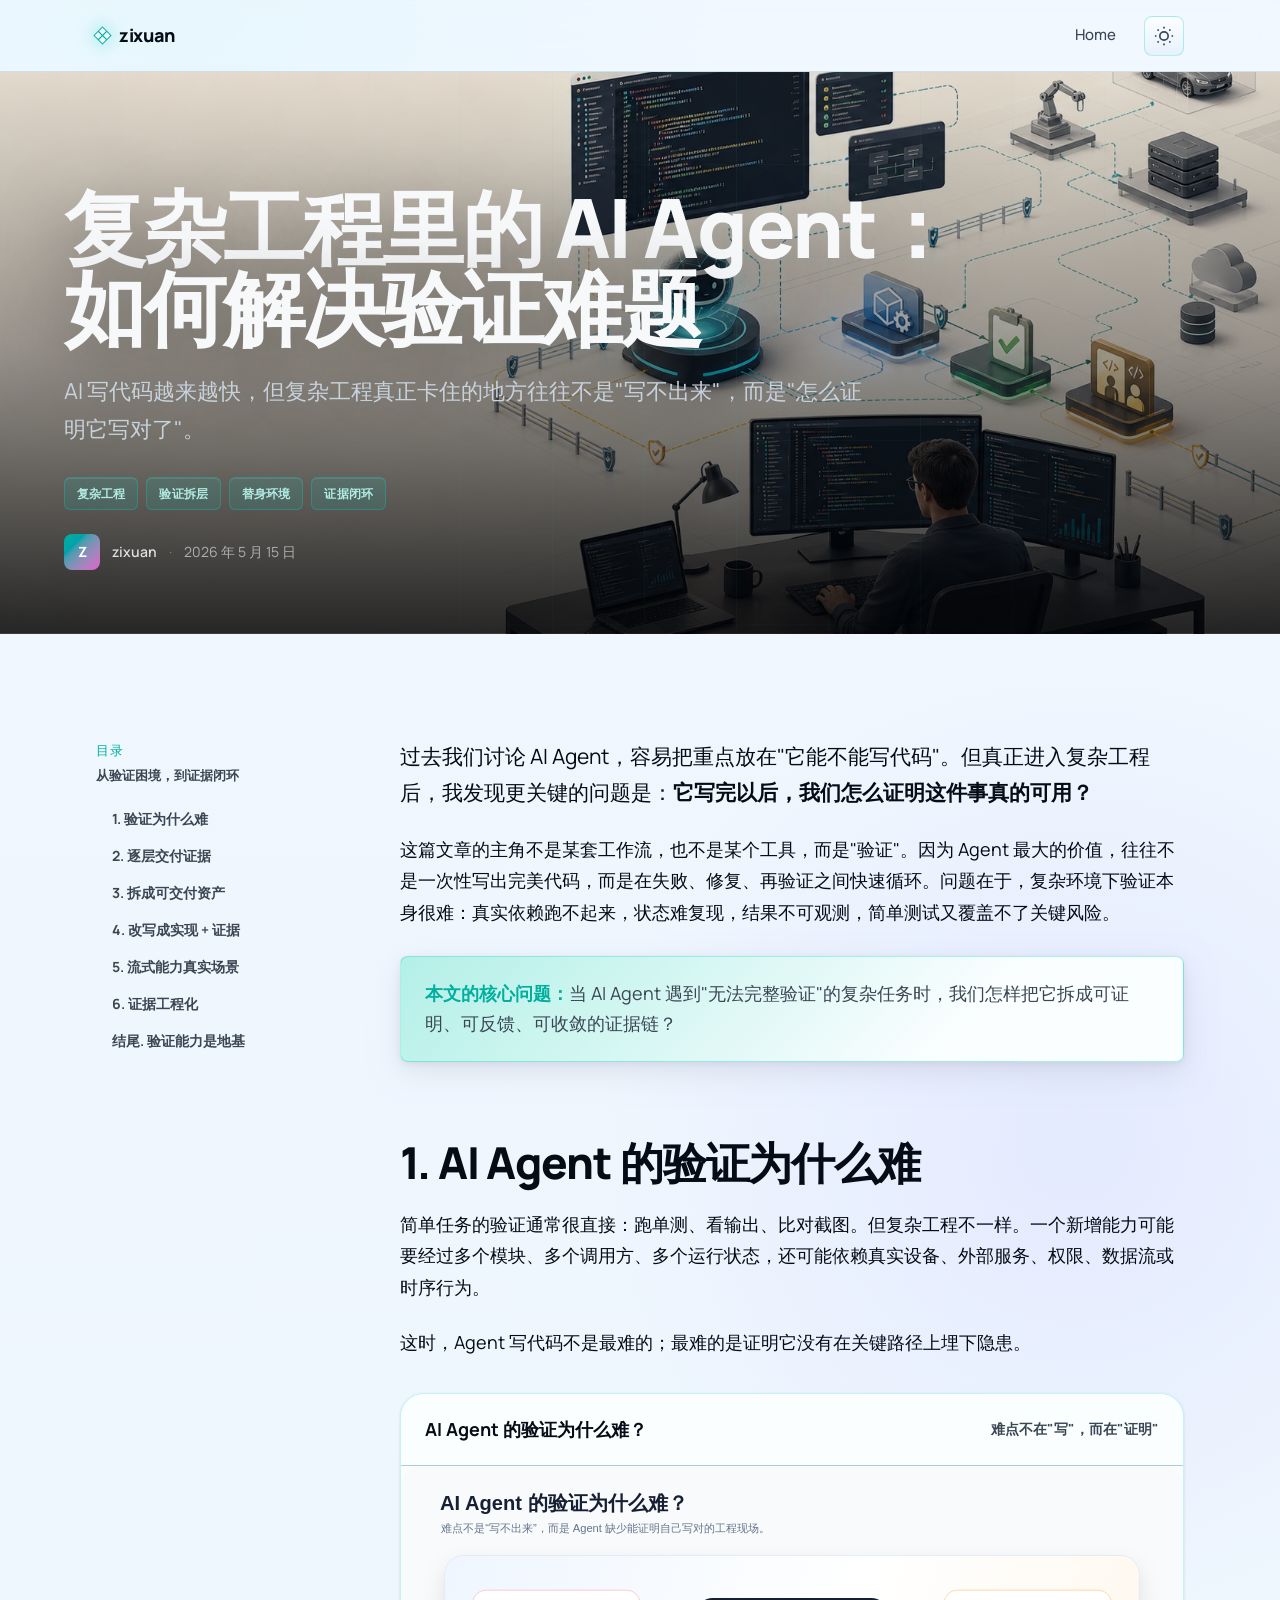
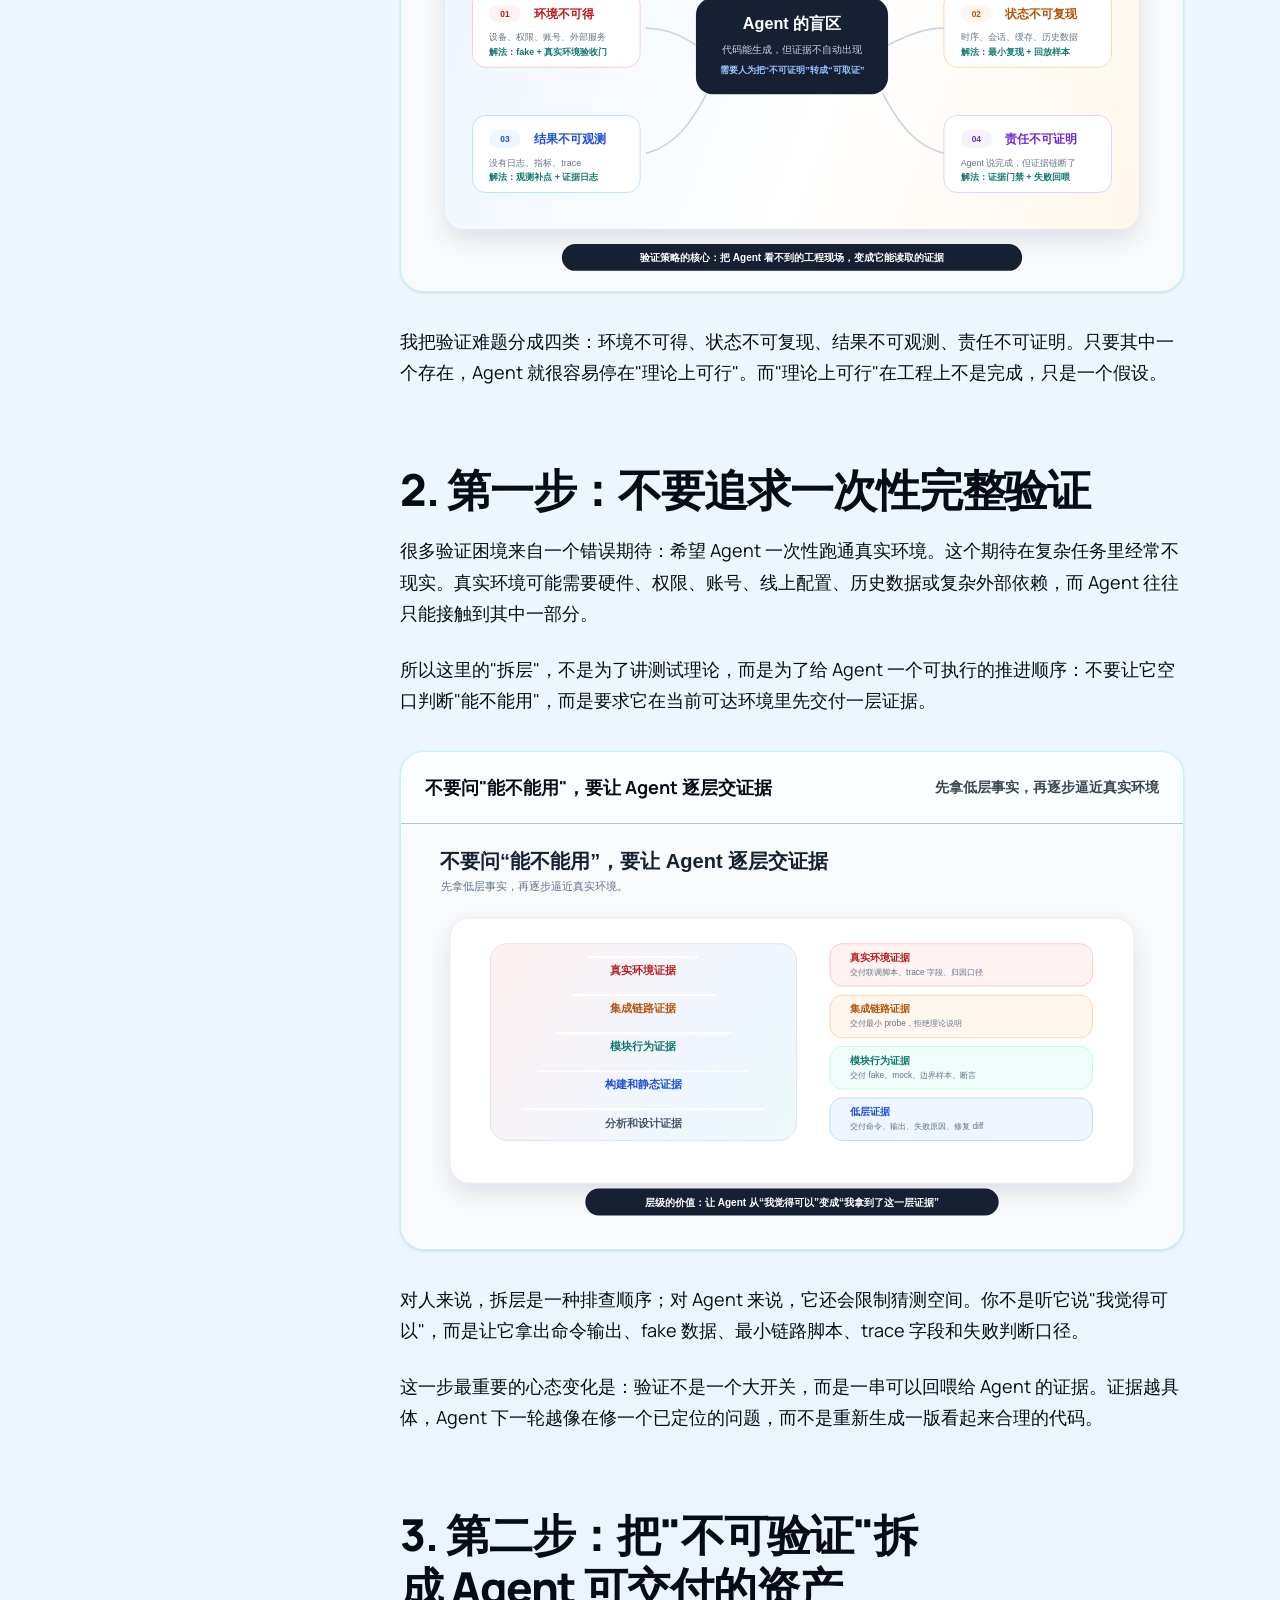
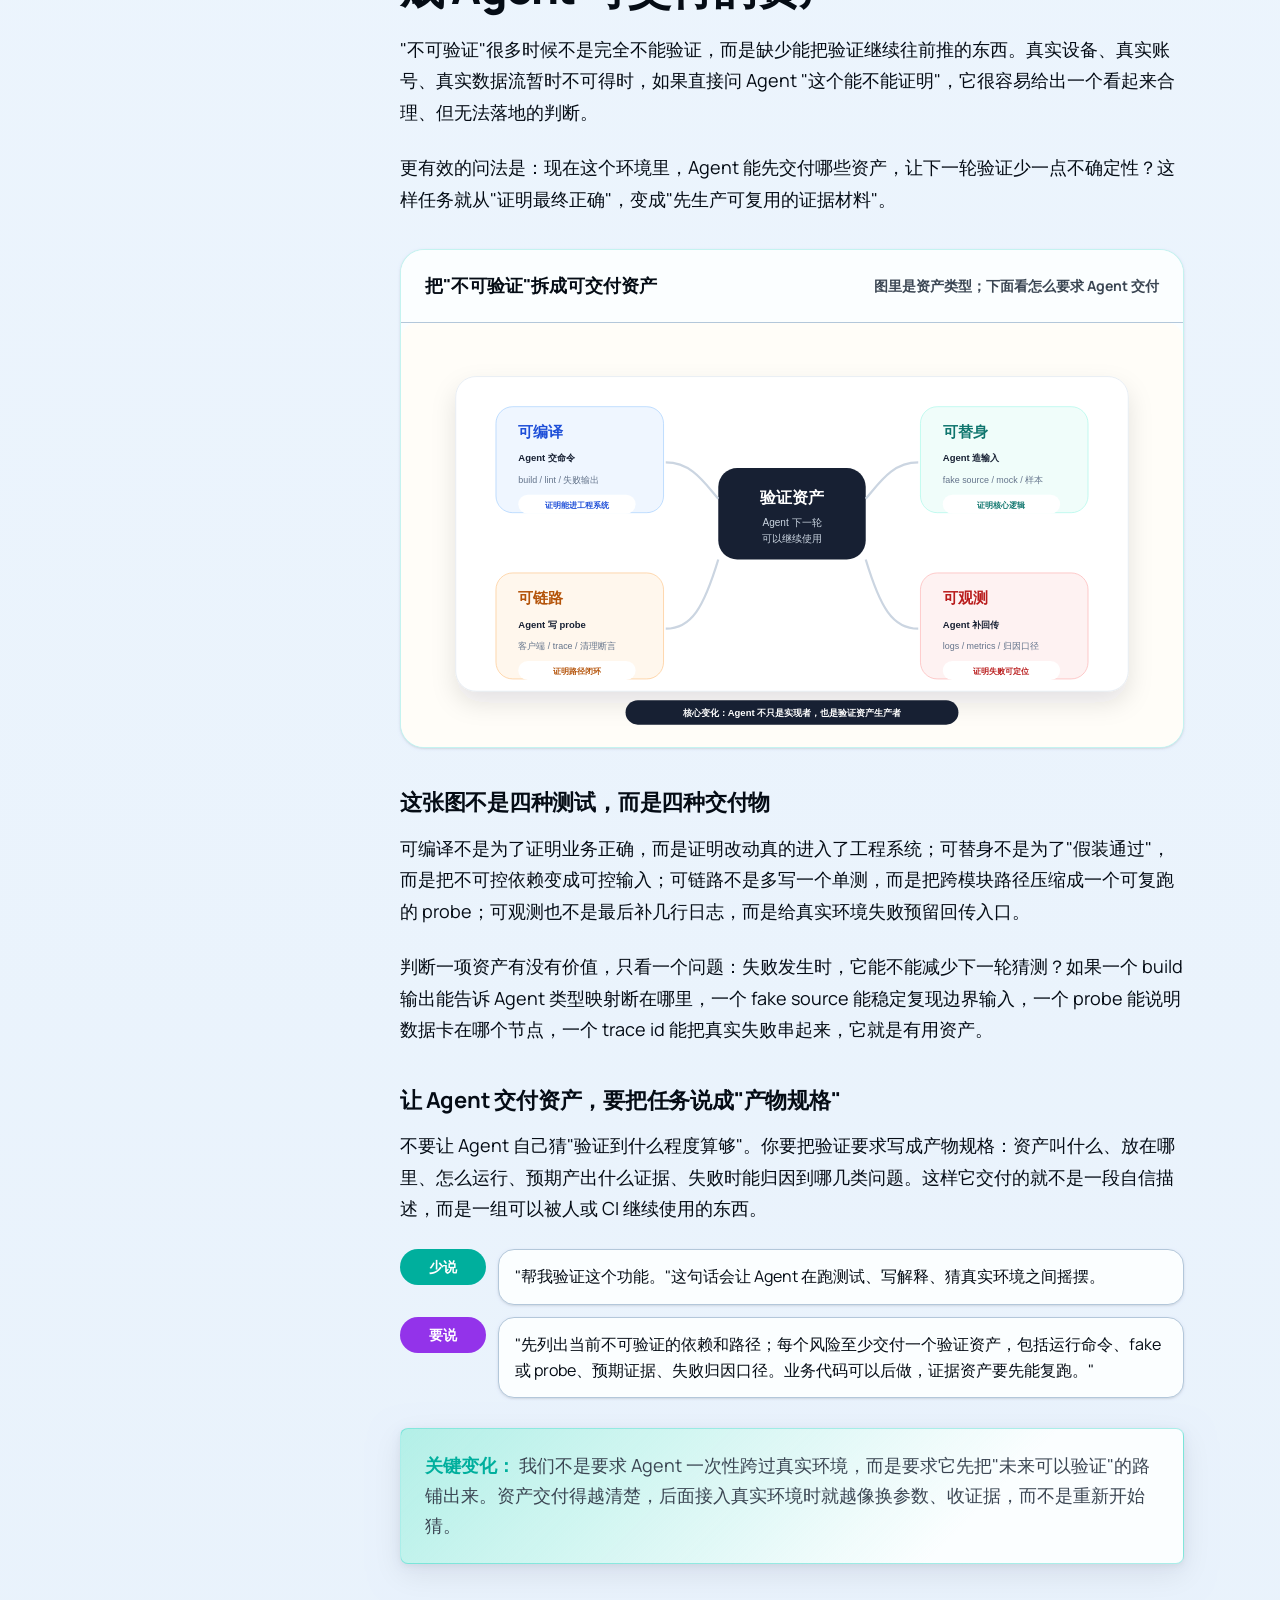
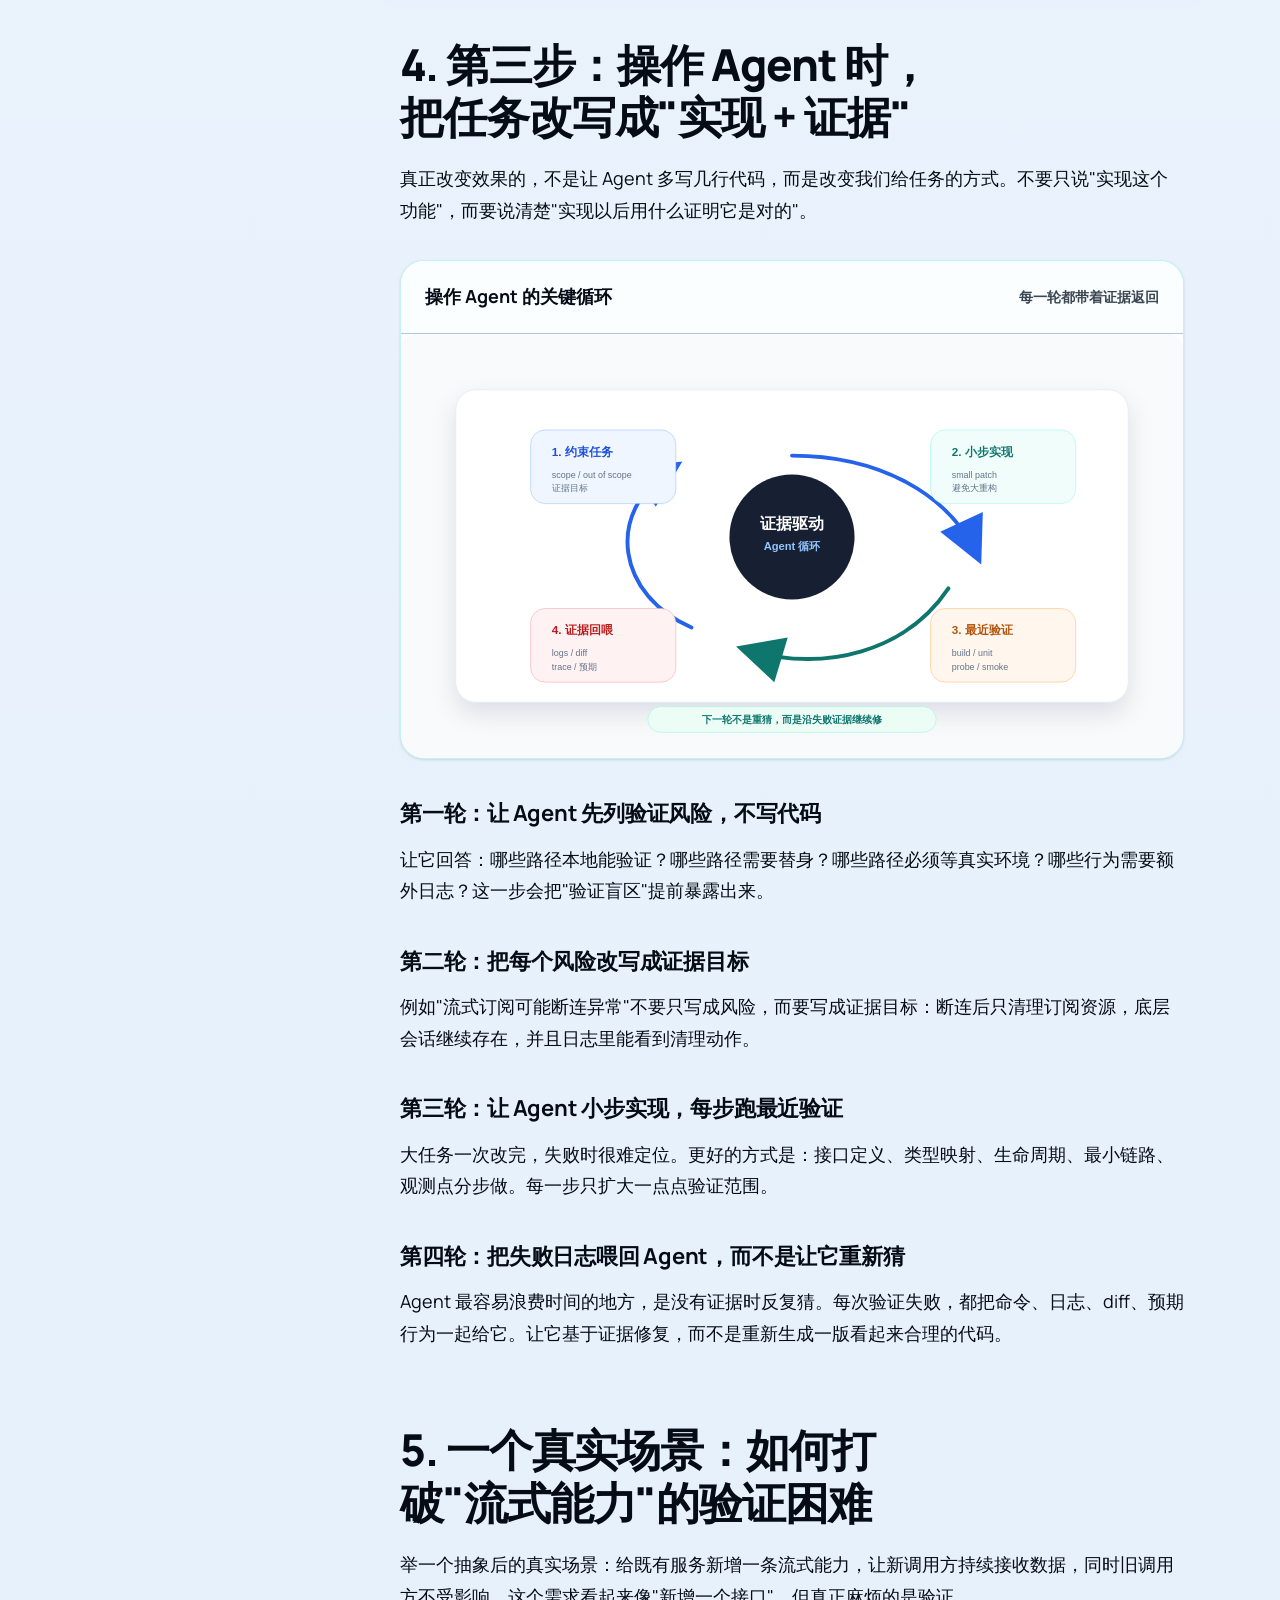
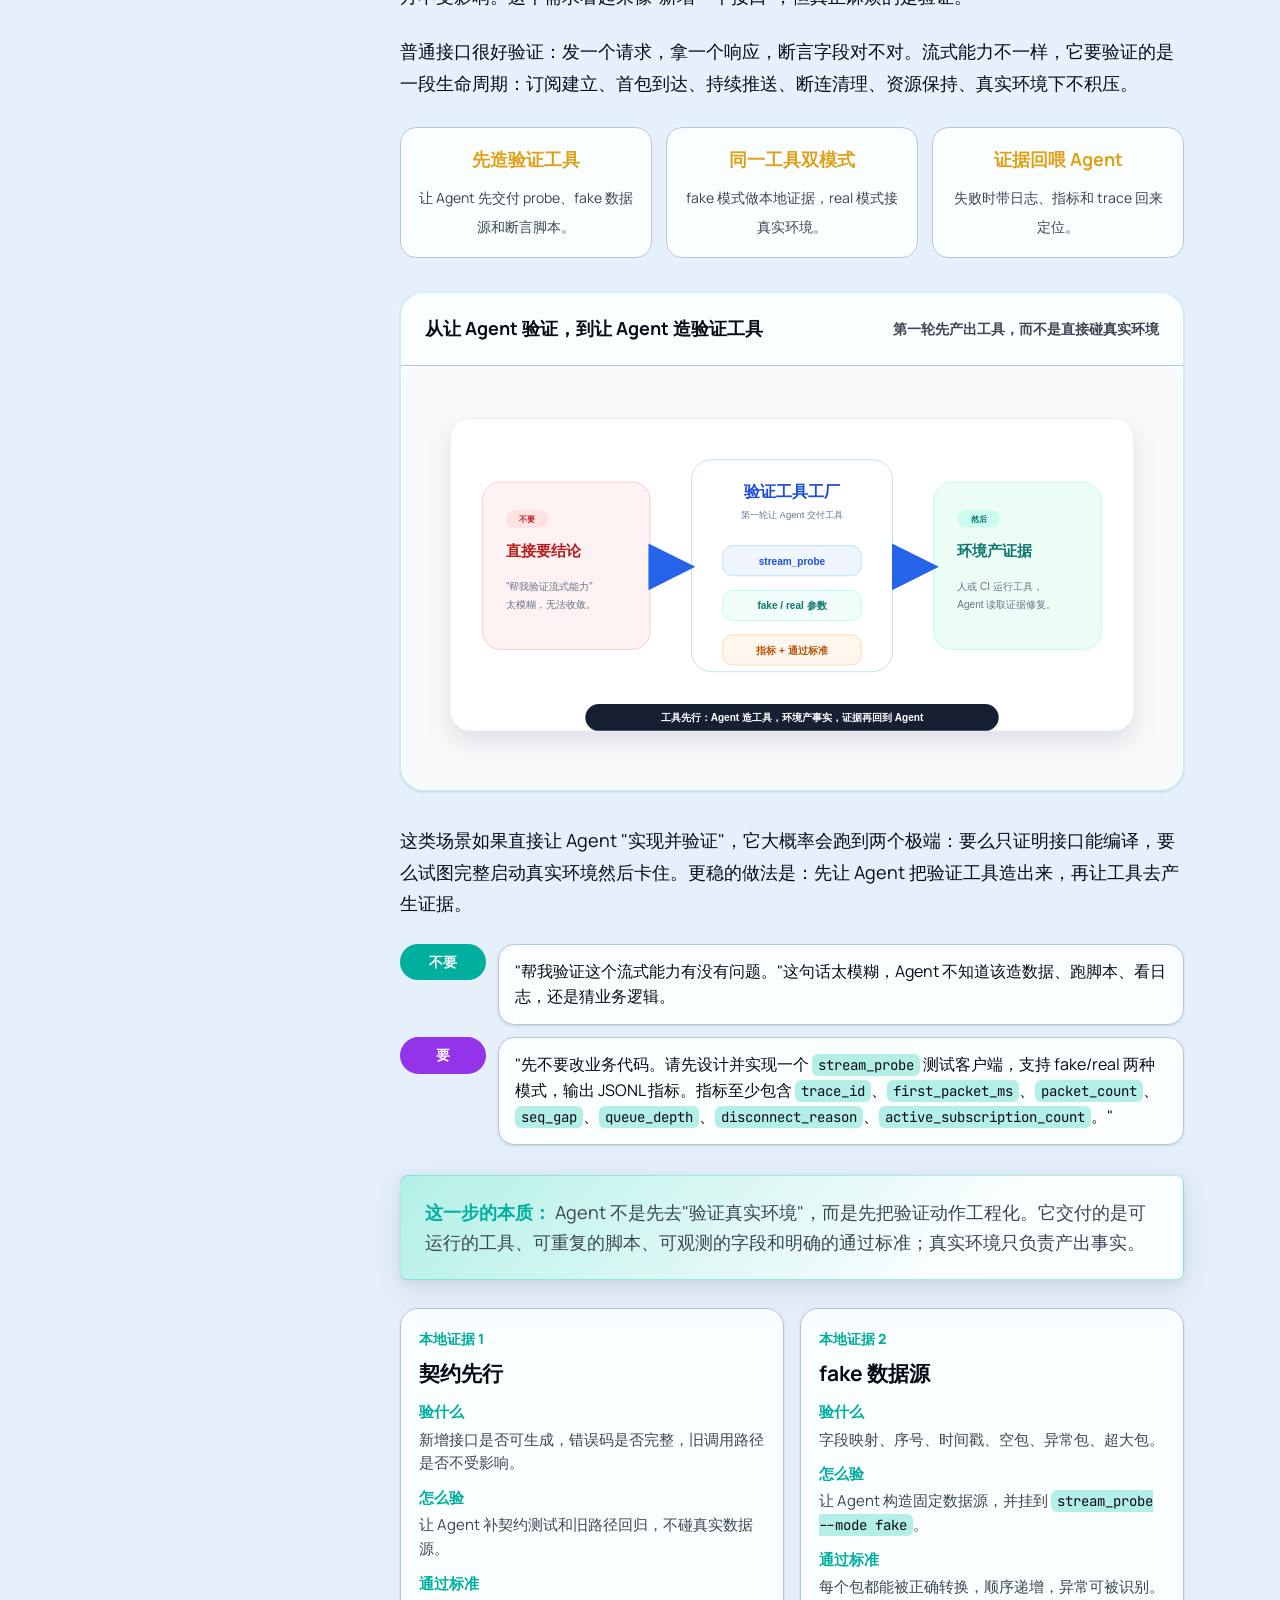
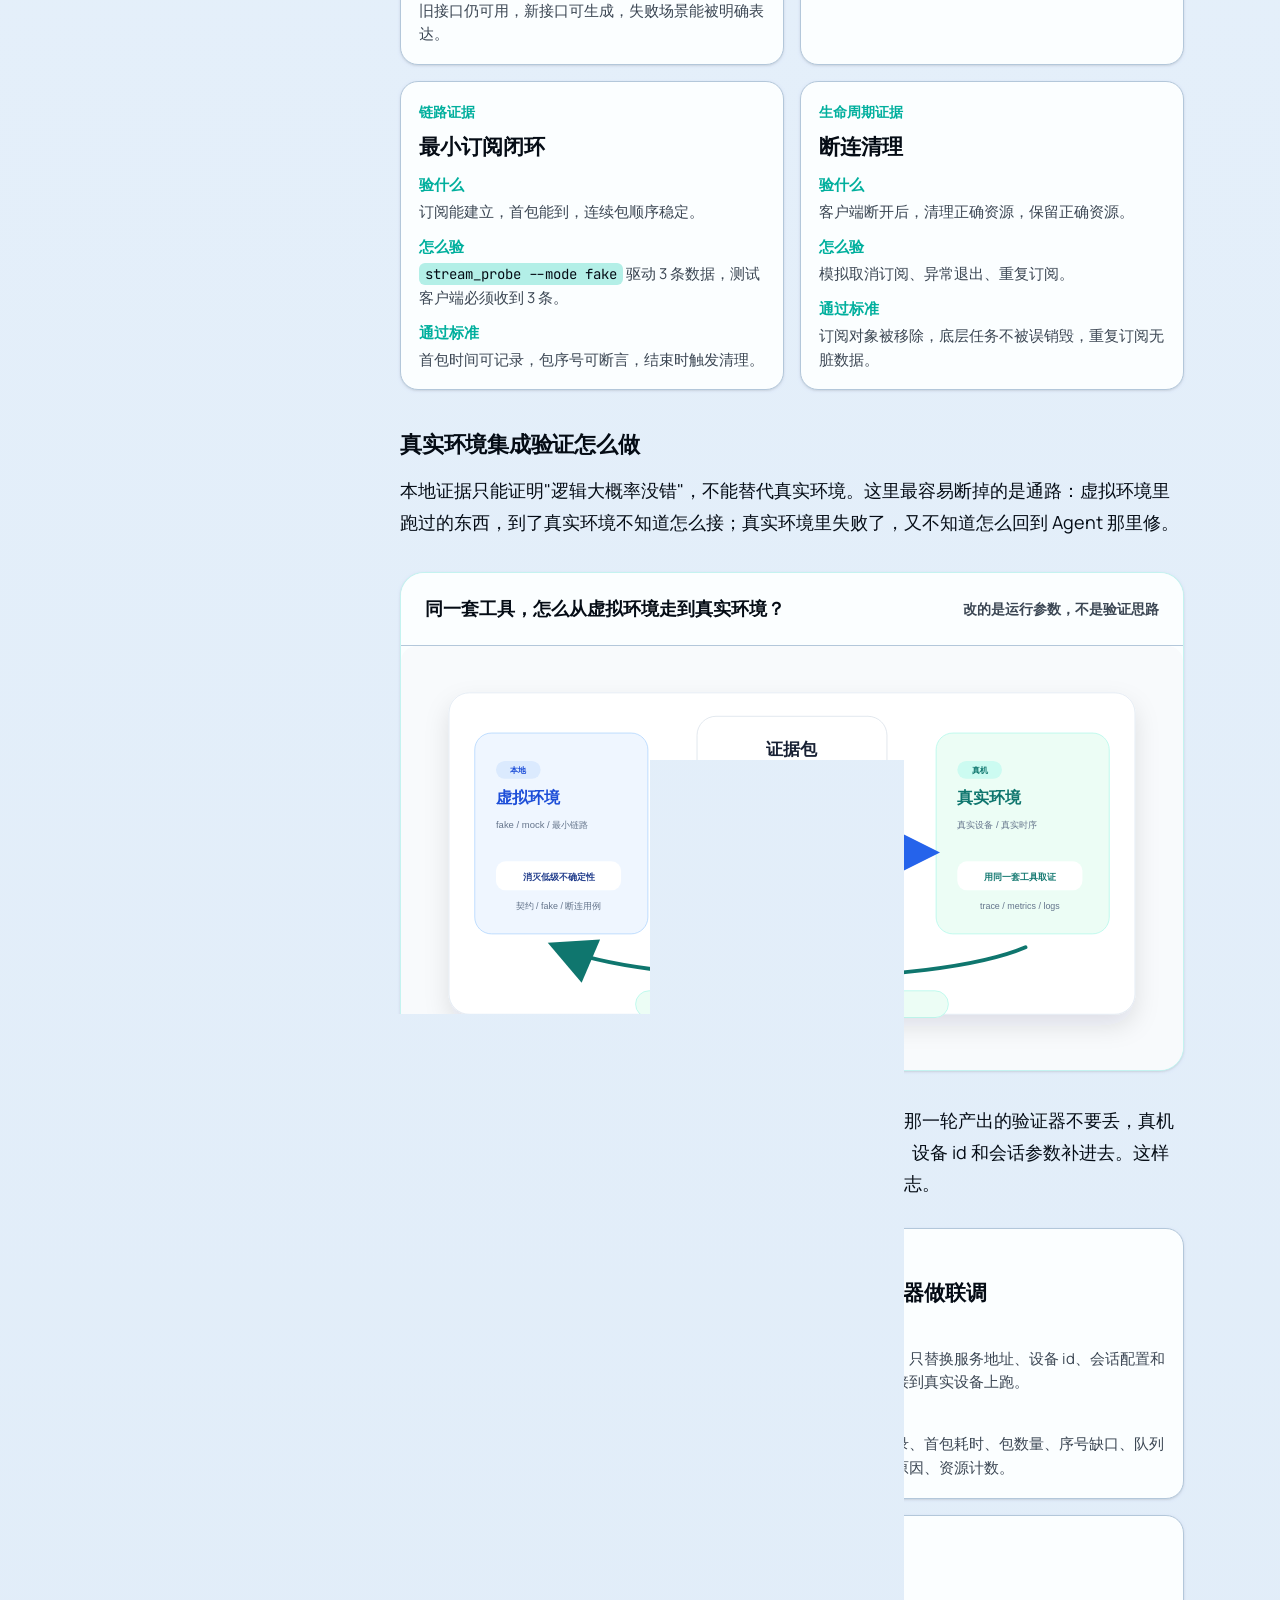
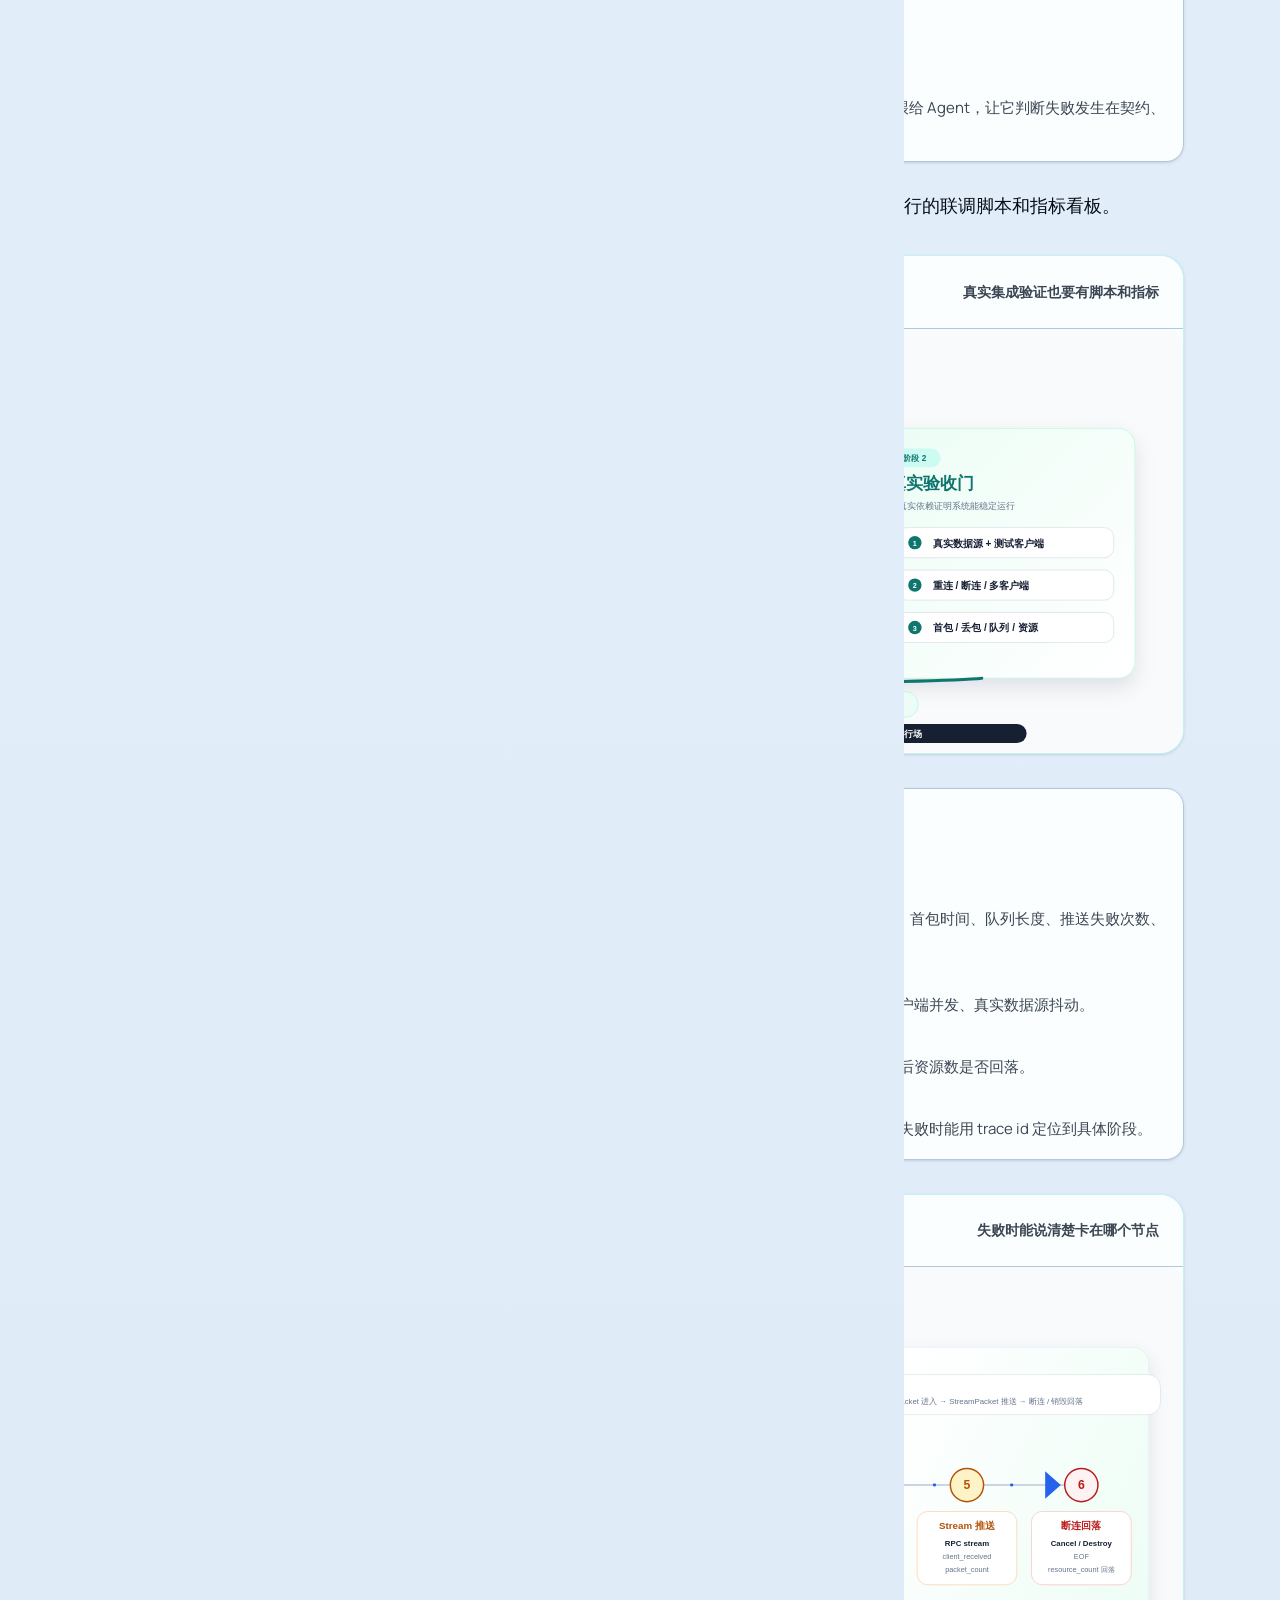
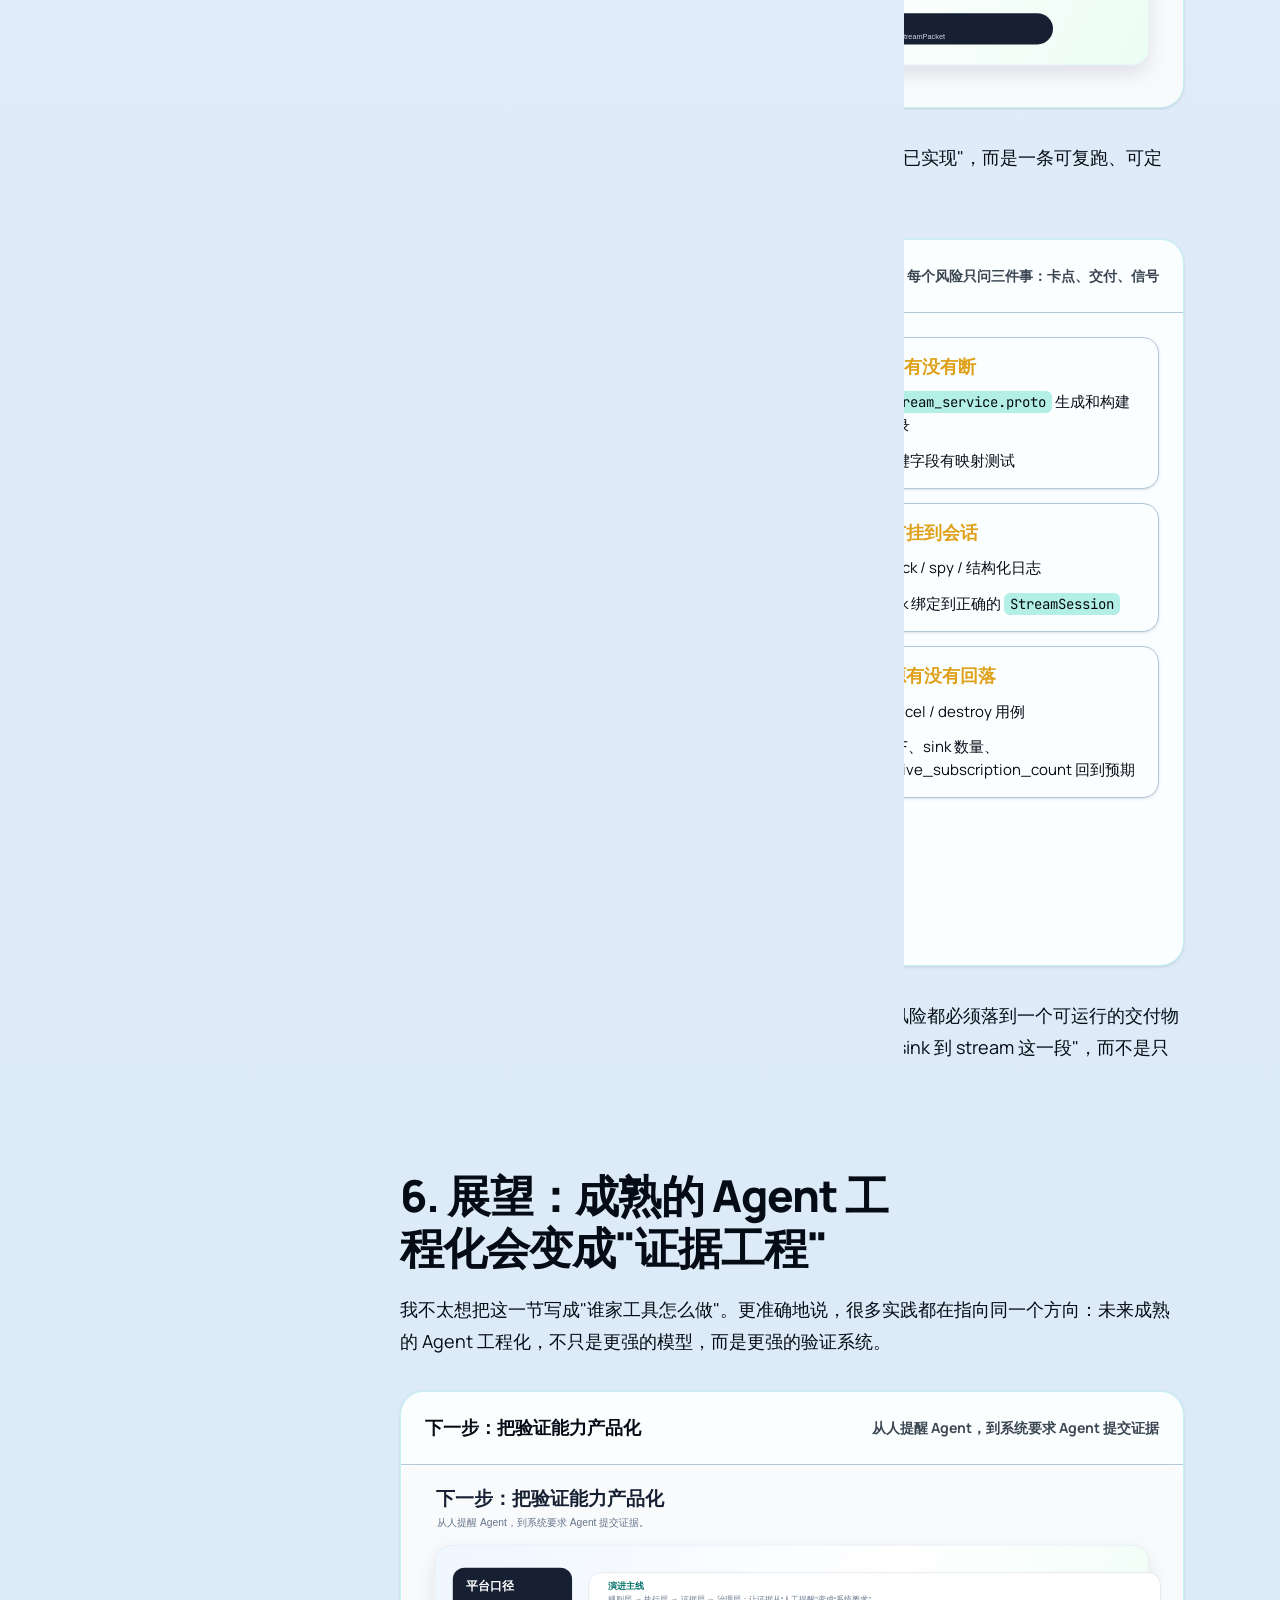
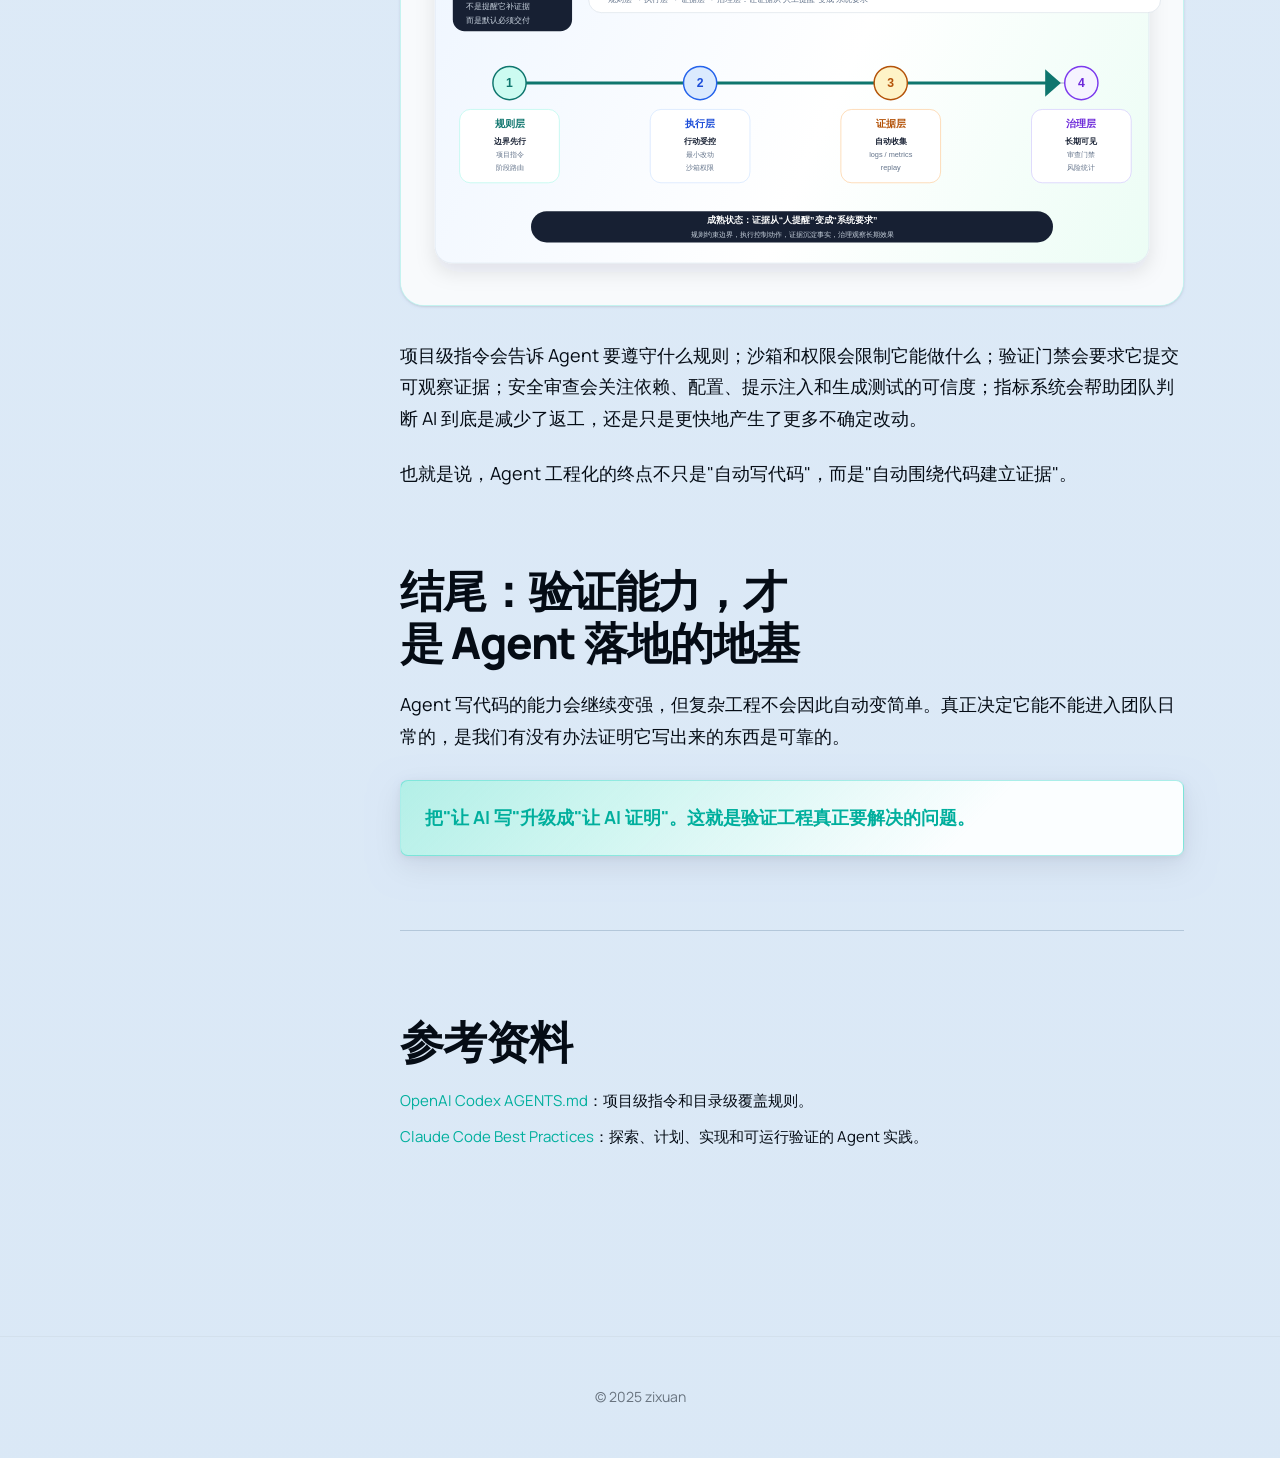
<file: ai-agent-verification.html>
<!doctype html>
<html lang="zh-CN">
<head>
  <meta charset="utf-8" />
  <meta name="viewport" content="width=device-width, initial-scale=1" />
  <title>复杂工程里的 AI Agent：如何解决验证难题</title>
  <link rel="stylesheet" href="shared.css" />
  <style>
    /* ── Hero background ──────────────────────── */
    .article-hero::before {
      background:
        linear-gradient(
          to top,
          oklch(0.1 0.01 260 / 0.85) 0%,
          oklch(0.1 0.01 260 / 0.4) 50%,
          oklch(0.1 0.01 260 / 0.1) 100%
        ),
        url("./agent-boundary-visuals/cover-background-ai-engineering.png");
      background-size: cover;
      background-position: center;
    }

    /* ── TOC Content ─────────────────────────── */
    .toc-head {
      display: block;
      margin-bottom: 16px;
    }

    .toc-head span {
      display: block;
      color: var(--accent);
      font-size: 13px;
      letter-spacing: 0.08em;
    }

    .toc-head strong {
      display: block;
      margin-top: 5px;
      font-size: 13px;
      line-height: 1.45;
      font-weight: 700;
      color: var(--text-secondary);
    }

    .toc-links {
      display: grid;
      grid-template-columns: 1fr;
      gap: 2px;
    }

    .toc-links a {
      position: relative;
      min-height: 0;
      border: 0;
      border-radius: 0;
      background: transparent;
      padding: 8px 0 8px 16px;
      color: var(--text-secondary);
      font-size: 14px;
      font-weight: 700;
      line-height: 1.35;
    }

    .toc-links a::before {
      content: "";
      position: absolute;
      left: -27px;
      top: 50%;
      width: 7px;
      height: 7px;
      border-radius: var(--radius-full);
      background: var(--text-tertiary);
      transform: translateY(-50%);
    }

    .toc-links a:hover {
      color: var(--accent);
      text-decoration: none;
    }

    .toc-links a:hover::before {
      background: var(--accent);
    }

    /* ── Section Spacing ─────────────────────── */
    section {
      margin: 0 0 74px;
      scroll-margin-top: 28px;
    }

    /* ── Typography Overrides ────────────────── */
    h2 {
      margin: 0 0 22px;
      font-size: clamp(30px, 4vw, 44px);
      line-height: 1.18;
      letter-spacing: 0;
    }

    section:target h2 {
      color: var(--accent);
    }

    h3 {
      margin: 38px 0 14px;
      font-size: 25px;
      line-height: 1.32;
    }

    p {
      margin: 16px 0;
      font-size: 18px;
    }

    .lead {
      font-size: 21px;
      line-height: 1.72;
      color: var(--text-primary);
    }

    /* ── Note (override shared .note) ─────────── */
    .note {
      border: 1px solid oklch(0.74 0.18 186 / 0.32);
      border-radius: var(--radius-md);
      background: var(--bg-card);
      box-shadow: var(--shadow-lg);
      padding: 22px 24px;
      margin: 28px 0;
      font-size: 18px;
    }

    .note strong {
      color: var(--accent);
    }

    /* ── Figure ───────────────────────────────── */
    .figure {
      margin: 34px 0;
      background: var(--bg-card);
      border: 1px solid var(--border);
      border-radius: 24px;
      box-shadow: var(--shadow-lg);
      overflow: hidden;
    }

    .figure-title {
      display: flex;
      align-items: center;
      justify-content: space-between;
      gap: 18px;
      padding: 20px 24px;
      border-bottom: 1px solid var(--border);
      background: var(--bg-card);
    }

    .figure-title strong {
      font-size: 18px;
    }

    .figure-title span {
      color: var(--text-secondary);
      font-size: 14px;
      font-weight: 700;
    }

    .caption {
      color: var(--text-secondary);
      font-size: 15px;
      margin-top: -18px;
      margin-bottom: 28px;
      text-align: center;
    }

    .figure img {
      width: 100%;
      display: block;
    }

    /* Suppress shared .svg-container chrome when inside .figure */
    .figure img.svg-container {
      border-radius: 0;
      border: none;
      background: transparent;
      padding: 0;
      margin: 0;
    }

    .image-pad {
      padding: 20px;
      background: var(--bg-card);
    }

    /* ── Cards ────────────────────────────────── */
    .two-col {
      display: grid;
      grid-template-columns: repeat(2, minmax(0, 1fr));
      gap: 20px;
      padding: 24px;
    }

    .card {
      border: 1px solid var(--border);
      background: var(--bg-card);
      border-radius: 16px;
      padding: 20px;
    }

    .card h4 {
      margin: 0 0 10px;
      font-size: 20px;
      line-height: 1.35;
    }

    .card p {
      margin: 0;
      color: var(--text-secondary);
      font-size: 16px;
    }

    .bad {
      border-color: var(--error);
      background: color-mix(in srgb, var(--error) 8%, var(--bg-card));
    }

    .good {
      border-color: var(--success);
      background: color-mix(in srgb, var(--success) 8%, var(--bg-card));
    }

    .bad h4 {
      color: var(--error);
    }

    .good h4 {
      color: var(--success);
    }

    .system-map {
      padding: 28px;
    }

    /* ── Process Row ──────────────────────────── */
    .process-row {
      display: grid;
      grid-template-columns: minmax(0, 1fr) 92px minmax(0, 1fr);
      align-items: center;
      gap: 18px;
    }

    .process-box {
      min-height: 132px;
      border: 1px solid var(--border);
      border-radius: 18px;
      background: var(--bg-card);
      padding: 22px;
      text-align: center;
    }

    .process-box strong {
      display: block;
      font-size: 24px;
      margin-bottom: 8px;
    }

    .process-box span {
      color: var(--text-secondary);
      font-size: 15px;
    }

    .arrow {
      height: 3px;
      background: var(--accent);
      position: relative;
    }

    .arrow::after {
      content: "";
      position: absolute;
      right: -2px;
      top: 50%;
      width: 13px;
      height: 13px;
      border-top: 3px solid var(--accent);
      border-right: 3px solid var(--accent);
      transform: translateY(-50%) rotate(45deg);
    }

    /* ── Module Grid ──────────────────────────── */
    .module-grid {
      display: grid;
      grid-template-columns: repeat(4, minmax(0, 1fr));
      gap: 14px;
      margin-top: 22px;
    }

    .module {
      min-height: 110px;
      border-radius: 15px;
      padding: 16px;
      border: 1px solid var(--border);
      background: var(--bg-card);
    }

    .module strong {
      display: block;
      margin-bottom: 6px;
      font-size: 17px;
    }

    .module span {
      color: var(--text-secondary);
      font-size: 14px;
    }

    .module:nth-child(1) {
      background: color-mix(in srgb, var(--success) 8%, var(--bg-card));
      border-color: var(--success);
    }

    .module:nth-child(2) {
      background: var(--accent-soft);
      border-color: var(--accent);
    }

    .module:nth-child(3) {
      background: color-mix(in srgb, var(--warning) 8%, var(--bg-card));
      border-color: var(--warning);
    }

    .module:nth-child(4) {
      background: color-mix(in srgb, var(--success) 8%, var(--bg-card));
      border-color: var(--success);
    }

    /* ── Boundary Grid ────────────────────────── */
    .boundary-grid {
      display: grid;
      grid-template-columns: repeat(5, minmax(0, 1fr));
      gap: 12px;
      padding: 24px;
    }

    .boundary {
      border: 1px solid var(--border);
      border-radius: 16px;
      background: var(--bg-card);
      padding: 18px 14px;
      min-height: 154px;
    }

    .boundary b {
      display: block;
      color: var(--accent);
      font-size: 17px;
      margin-bottom: 10px;
    }

    .boundary span {
      display: block;
      color: var(--text-secondary);
      font-size: 14px;
      line-height: 1.55;
    }

    /* ── Flow ─────────────────────────────────── */
    .flow {
      display: grid;
      grid-template-columns: repeat(4, minmax(0, 1fr));
      gap: 16px;
      padding: 24px;
    }

    .flow-step {
      position: relative;
      border-radius: 16px;
      background: var(--bg-card);
      border: 1px solid var(--border);
      padding: 20px;
      min-height: 150px;
    }

    .flow-step:not(:last-child)::after {
      content: "";
      position: absolute;
      top: 54px;
      right: -17px;
      width: 18px;
      height: 3px;
      background: var(--accent);
    }

    .flow-step small {
      color: var(--text-secondary);
      font-weight: 800;
    }

    .flow-step strong {
      display: block;
      margin: 8px 0 10px;
      font-size: 20px;
    }

    .flow-step span {
      color: var(--text-secondary);
      font-size: 14px;
      line-height: 1.55;
    }

    /* ── Evidence ─────────────────────────────── */
    .evidence {
      padding: 24px;
      display: grid;
      gap: 12px;
    }

    .evidence.compact {
      grid-template-columns: repeat(2, minmax(0, 1fr));
      gap: 14px;
    }

    .evidence-row {
      display: grid;
      grid-template-columns: 190px minmax(0, 1fr);
      gap: 16px;
      align-items: stretch;
    }

    .risk {
      border-radius: 14px;
      background: color-mix(in srgb, var(--warning) 8%, var(--bg-card));
      border: 1px solid var(--warning);
      padding: 15px;
      font-weight: 800;
      color: var(--warning);
    }

    .proof {
      border-radius: 14px;
      background: var(--bg-card);
      border: 1px solid var(--border);
      padding: 15px;
      color: var(--text-primary);
    }

    .evidence-card {
      border: 1px solid var(--border);
      border-radius: 16px;
      background: var(--bg-card);
      padding: 16px;
      display: grid;
      gap: 12px;
      box-shadow: var(--shadow-sm);
    }

    .evidence-card strong {
      color: var(--warning);
      font-size: 18px;
      line-height: 1.35;
    }

    .evidence-card .proof-line {
      display: grid;
      grid-template-columns: 54px minmax(0, 1fr);
      gap: 10px;
      align-items: baseline;
      color: var(--text-primary);
      font-size: 15px;
      line-height: 1.55;
    }

    .evidence-card .proof-line b {
      color: var(--accent);
      font-size: 14px;
      font-weight: 900;
    }

    /* ── Industry ─────────────────────────────── */
    .industry {
      display: grid;
      grid-template-columns: repeat(3, minmax(0, 1fr));
      gap: 16px;
      padding: 24px;
    }

    .industry-card {
      min-height: 174px;
      border: 1px solid var(--border);
      border-radius: 16px;
      background: var(--bg-card);
      padding: 18px;
    }

    .industry-card b {
      display: block;
      color: var(--accent);
      font-size: 18px;
      margin-bottom: 8px;
    }

    .industry-card p {
      margin: 0;
      color: var(--text-secondary);
      font-size: 15px;
      line-height: 1.62;
    }

    /* ── Checklist ────────────────────────────── */
    .checklist {
      margin: 28px 0;
      padding: 0;
      list-style: none;
      display: grid;
      gap: 12px;
    }

    .checklist li {
      background: var(--bg-card);
      border: 1px solid var(--border);
      border-radius: 15px;
      padding: 16px 18px;
      box-shadow: var(--shadow-sm);
      font-size: 17px;
    }

    .checklist b {
      color: var(--accent);
    }

    /* ── Verify Grid ──────────────────────────── */
    .verify-grid {
      display: grid;
      grid-template-columns: repeat(2, minmax(0, 1fr));
      gap: 16px;
      margin: 28px 0;
    }

    .verify-card {
      background: var(--bg-card);
      border: 1px solid var(--border);
      border-radius: 18px;
      box-shadow: var(--shadow-sm);
      padding: 18px;
    }

    .verify-card.wide {
      grid-column: 1 / -1;
    }

    .verify-card .kicker {
      color: var(--accent);
      font-size: 14px;
      font-weight: 900;
      margin-bottom: 8px;
    }

    .verify-card h4 {
      margin: 0 0 12px;
      color: var(--text-primary);
      font-size: 21px;
      line-height: 1.3;
    }

    .verify-card dl {
      margin: 0;
      display: grid;
      gap: 10px;
    }

    .verify-card dt {
      color: var(--accent);
      font-size: 15px;
      font-weight: 900;
    }

    .verify-card dd {
      margin: 2px 0 0;
      color: var(--text-secondary);
      font-size: 15px;
      line-height: 1.58;
    }

    /* ── Mini Summary ─────────────────────────── */
    .mini-summary {
      display: grid;
      grid-template-columns: repeat(3, minmax(0, 1fr));
      gap: 14px;
      margin: 28px 0;
    }

    .mini-summary div {
      border: 1px solid var(--border);
      border-radius: 16px;
      background: var(--bg-card);
      padding: 16px;
      text-align: center;
    }

    .mini-summary b {
      display: block;
      color: var(--warning);
      font-size: 18px;
      margin-bottom: 6px;
    }

    .mini-summary span {
      color: var(--text-secondary);
      font-size: 14px;
      line-height: 1.5;
    }

    /* ── Chat Flow ────────────────────────────── */
    .chat-flow {
      display: grid;
      gap: 12px;
      margin: 24px 0 30px;
    }

    .chat-line {
      display: grid;
      grid-template-columns: 86px minmax(0, 1fr);
      gap: 12px;
      align-items: start;
    }

    .chat-line b {
      border-radius: var(--radius-full);
      padding: 6px 10px;
      text-align: center;
      font-size: 14px;
      color: #fff;
      background: var(--accent);
    }

    .chat-line.agent b {
      background: #9333EA;
    }

    .chat-line span {
      display: block;
      background: var(--bg-card);
      border: 1px solid var(--border);
      border-radius: 16px;
      padding: 14px 16px;
      color: var(--text-primary);
      font-size: 16px;
      line-height: 1.62;
      box-shadow: var(--shadow-sm);
    }

    /* ── References ───────────────────────────── */
    .refs {
      border-top: 1px solid var(--border);
      padding-top: 28px;
      color: var(--text-secondary);
      font-size: 15px;
    }

    .refs p {
      font-size: 15px;
      margin: 10px 0;
    }

    code {
      background: var(--bg-elevated);
      border-radius: var(--radius-sm);
      padding: 2px 6px;
      font-family: var(--font-mono);
      font-size: 0.92em;
    }

    /* ── Responsive ───────────────────────────── */
    @media (max-width: 860px) {
      .two-col,
      .process-row,
      .module-grid,
      .boundary-grid,
      .flow,
      .industry,
      .toc-links {
        grid-template-columns: 1fr;
      }

      .toc-head {
        display: block;
      }

      .toc-head strong {
        display: block;
        margin-top: 4px;
      }

      .arrow,
      .flow-step::after {
        display: none;
      }

      .evidence-row {
        grid-template-columns: 1fr;
      }

      .evidence.compact {
        grid-template-columns: 1fr;
      }

      .verify-grid,
      .mini-summary,
      .chat-line {
        grid-template-columns: 1fr;
      }

      .verify-card.wide {
        grid-column: auto;
      }
    }
  </style>
  <script src="theme.js"></script>
</head>
<body>
  <header class="site-header">
    <div class="site-header-inner">
      <a href="./index.html" class="site-logo">zixuan</a>
      <nav class="site-nav">
        <a href="./index.html">Home</a>
        <button class="theme-toggle" id="themeToggle" aria-label="Toggle theme">
          <svg class="sun-icon" fill="none" viewBox="0 0 24 24" stroke="currentColor" stroke-width="2">
            <circle cx="12" cy="12" r="5"/>
            <path d="M12 1v2M12 21v2M4.22 4.22l1.42 1.42M18.36 18.36l1.42 1.42M1 12h2M21 12h2M4.22 19.78l1.42-1.42M18.36 5.64l1.42-1.42"/>
          </svg>
          <svg class="moon-icon" fill="none" viewBox="0 0 24 24" stroke="currentColor" stroke-width="2" style="display:none">
            <path d="M21 12.79A9 9 0 1111.21 3 7 7 0 0021 12.79z"/>
          </svg>
        </button>
      </nav>
    </div>
  </header>

  <header class="article-hero">
    <div class="hero-inner">
      <h1>复杂工程里的 AI Agent：如何解决验证难题</h1>
      <p class="subtitle">AI 写代码越来越快，但复杂工程真正卡住的地方往往不是"写不出来"，而是"怎么证明它写对了"。</p>
      <div class="hero-tags">
        <span>复杂工程</span>
        <span>验证拆层</span>
        <span>替身环境</span>
        <span>证据闭环</span>
      </div>
      <div class="byline">
        <div class="byline-avatar">Z</div>
        <span class="byline-name">zixuan</span>
        <span class="byline-sep">·</span>
        <span class="byline-date">2026 年 5 月 15 日</span>
      </div>
    </div>
  </header>

  <div class="article-layout">
    <aside class="article-toc" aria-label="文章目录">
      <nav class="toc">
        <div class="toc-head">
          <span>目录</span>
          <strong>从验证困境，到证据闭环</strong>
        </div>
        <div class="toc-links">
          <a href="#why-hard">1. 验证为什么难</a>
          <a href="#layered-evidence">2. 逐层交付证据</a>
          <a href="#verification-assets">3. 拆成可交付资产</a>
          <a href="#agent-task-loop">4. 改写成实现 + 证据</a>
          <a href="#streaming-case">5. 流式能力真实场景</a>
          <a href="#evidence-engineering">6. 证据工程化</a>
          <a href="#conclusion">结尾. 验证能力是地基</a>
        </div>
      </nav>
    </aside>

    <main class="article-content">
      <section>
        <p class="lead">
          过去我们讨论 AI Agent，容易把重点放在"它能不能写代码"。但真正进入复杂工程后，我发现更关键的问题是：<strong>它写完以后，我们怎么证明这件事真的可用？</strong>
        </p>
        <p>
          这篇文章的主角不是某套工作流，也不是某个工具，而是"验证"。因为 Agent 最大的价值，往往不是一次性写出完美代码，而是在失败、修复、再验证之间快速循环。问题在于，复杂环境下验证本身很难：真实依赖跑不起来，状态难复现，结果不可观测，简单测试又覆盖不了关键风险。
        </p>
        <div class="note">
          <strong>本文的核心问题：</strong>当 AI Agent 遇到"无法完整验证"的复杂任务时，我们怎样把它拆成可证明、可反馈、可收敛的证据链？
        </div>
      </section>

      <section id="why-hard">
        <h2>1. AI Agent 的验证为什么难</h2>
        <p>
          简单任务的验证通常很直接：跑单测、看输出、比对截图。但复杂工程不一样。一个新增能力可能要经过多个模块、多个调用方、多个运行状态，还可能依赖真实设备、外部服务、权限、数据流或时序行为。
        </p>
        <p>
          这时，Agent 写代码不是最难的；最难的是证明它没有在关键路径上埋下隐患。
        </p>

        <div class="figure">
          <div class="figure-title">
            <strong>AI Agent 的验证为什么难？</strong>
            <span>难点不在"写"，而在"证明"</span>
          </div>
          <img class="svg-container" src="./agent-boundary-visuals/10-verification-gap-map.svg" alt="AI Agent 验证困难地图" />
        </div>

        <p>
          我把验证难题分成四类：环境不可得、状态不可复现、结果不可观测、责任不可证明。只要其中一个存在，Agent 就很容易停在"理论上可行"。而"理论上可行"在工程上不是完成，只是一个假设。
        </p>
      </section>

      <section id="layered-evidence">
        <h2>2. 第一步：不要追求一次性完整验证</h2>
        <p>
          很多验证困境来自一个错误期待：希望 Agent 一次性跑通真实环境。这个期待在复杂任务里经常不现实。真实环境可能需要硬件、权限、账号、线上配置、历史数据或复杂外部依赖，而 Agent 往往只能接触到其中一部分。
        </p>
        <p>
          所以这里的"拆层"，不是为了讲测试理论，而是为了给 Agent 一个可执行的推进顺序：不要让它空口判断"能不能用"，而是要求它在当前可达环境里先交付一层证据。
        </p>

        <div class="figure">
          <div class="figure-title">
            <strong>不要问"能不能用"，要让 Agent 逐层交证据</strong>
            <span>先拿低层事实，再逐步逼近真实环境</span>
          </div>
          <img class="svg-container" src="./agent-boundary-visuals/06-validation-pyramid.svg" alt="Agent 逐层交付证据" />
        </div>

        <p>
          对人来说，拆层是一种排查顺序；对 Agent 来说，它还会限制猜测空间。你不是听它说"我觉得可以"，而是让它拿出命令输出、fake 数据、最小链路脚本、trace 字段和失败判断口径。
        </p>
        <p>
          这一步最重要的心态变化是：验证不是一个大开关，而是一串可以回喂给 Agent 的证据。证据越具体，Agent 下一轮越像在修一个已定位的问题，而不是重新生成一版看起来合理的代码。
        </p>
      </section>

      <section id="verification-assets">
        <h2>3. 第二步：把"不可验证"拆成 Agent 可交付的资产</h2>
        <p>
          "不可验证"很多时候不是完全不能验证，而是缺少能把验证继续往前推的东西。真实设备、真实账号、真实数据流暂时不可得时，如果直接问 Agent "这个能不能证明"，它很容易给出一个看起来合理、但无法落地的判断。
        </p>
        <p>
          更有效的问法是：现在这个环境里，Agent 能先交付哪些资产，让下一轮验证少一点不确定性？这样任务就从"证明最终正确"，变成"先生产可复用的证据材料"。
        </p>

        <div class="figure">
          <div class="figure-title">
            <strong>把"不可验证"拆成可交付资产</strong>
            <span>图里是资产类型；下面看怎么要求 Agent 交付</span>
          </div>
          <img class="svg-container" src="./agent-boundary-visuals/07-harness-validation-layers.svg" alt="复杂环境下验证拆层" />
        </div>

        <h3>这张图不是四种测试，而是四种交付物</h3>
        <p>
          可编译不是为了证明业务正确，而是证明改动真的进入了工程系统；可替身不是为了"假装通过"，而是把不可控依赖变成可控输入；可链路不是多写一个单测，而是把跨模块路径压缩成一个可复跑的 probe；可观测也不是最后补几行日志，而是给真实环境失败预留回传入口。
        </p>
        <p>
          判断一项资产有没有价值，只看一个问题：失败发生时，它能不能减少下一轮猜测？如果一个 build 输出能告诉 Agent 类型映射断在哪里，一个 fake source 能稳定复现边界输入，一个 probe 能说明数据卡在哪个节点，一个 trace id 能把真实失败串起来，它就是有用资产。
        </p>

        <h3>让 Agent 交付资产，要把任务说成"产物规格"</h3>
        <p>
          不要让 Agent 自己猜"验证到什么程度算够"。你要把验证要求写成产物规格：资产叫什么、放在哪里、怎么运行、预期产出什么证据、失败时能归因到哪几类问题。这样它交付的就不是一段自信描述，而是一组可以被人或 CI 继续使用的东西。
        </p>

        <div class="chat-flow">
          <div class="chat-line">
            <b>少说</b>
            <span>"帮我验证这个功能。"这句话会让 Agent 在跑测试、写解释、猜真实环境之间摇摆。</span>
          </div>
          <div class="chat-line agent">
            <b>要说</b>
            <span>"先列出当前不可验证的依赖和路径；每个风险至少交付一个验证资产，包括运行命令、fake 或 probe、预期证据、失败归因口径。业务代码可以后做，证据资产要先能复跑。"</span>
          </div>
        </div>

        <div class="note">
          <strong>关键变化：</strong>
          我们不是要求 Agent 一次性跨过真实环境，而是要求它先把"未来可以验证"的路铺出来。资产交付得越清楚，后面接入真实环境时就越像换参数、收证据，而不是重新开始猜。
        </div>
      </section>

      <section id="agent-task-loop">
        <h2>4. 第三步：操作 Agent 时，把任务改写成"实现 + 证据"</h2>
        <p>
          真正改变效果的，不是让 Agent 多写几行代码，而是改变我们给任务的方式。不要只说"实现这个功能"，而要说清楚"实现以后用什么证明它是对的"。
        </p>

        <div class="figure">
          <div class="figure-title">
            <strong>操作 Agent 的关键循环</strong>
            <span>每一轮都带着证据返回</span>
          </div>
          <img class="svg-container" src="./agent-boundary-visuals/08-agent-operation-loop.svg" alt="操作 Agent 的关键循环" />
        </div>

        <h3>第一轮：让 Agent 先列验证风险，不写代码</h3>
        <p>
          让它回答：哪些路径本地能验证？哪些路径需要替身？哪些路径必须等真实环境？哪些行为需要额外日志？这一步会把"验证盲区"提前暴露出来。
        </p>

        <h3>第二轮：把每个风险改写成证据目标</h3>
        <p>
          例如"流式订阅可能断连异常"不要只写成风险，而要写成证据目标：断连后只清理订阅资源，底层会话继续存在，并且日志里能看到清理动作。
        </p>

        <h3>第三轮：让 Agent 小步实现，每步跑最近验证</h3>
        <p>
          大任务一次改完，失败时很难定位。更好的方式是：接口定义、类型映射、生命周期、最小链路、观测点分步做。每一步只扩大一点点验证范围。
        </p>

        <h3>第四轮：把失败日志喂回 Agent，而不是让它重新猜</h3>
        <p>
          Agent 最容易浪费时间的地方，是没有证据时反复猜。每次验证失败，都把命令、日志、diff、预期行为一起给它。让它基于证据修复，而不是重新生成一版看起来合理的代码。
        </p>
      </section>

      <section id="streaming-case">
        <h2>5. 一个真实场景：如何打破"流式能力"的验证困难</h2>
        <p>
          举一个抽象后的真实场景：给既有服务新增一条流式能力，让新调用方持续接收数据，同时旧调用方不受影响。这个需求看起来像"新增一个接口"，但真正麻烦的是验证。
        </p>
        <p>
          普通接口很好验证：发一个请求，拿一个响应，断言字段对不对。流式能力不一样，它要验证的是一段生命周期：订阅建立、首包到达、持续推送、断连清理、资源保持、真实环境下不积压。
        </p>

        <div class="mini-summary">
          <div>
            <b>先造验证工具</b>
            <span>让 Agent 先交付 probe、fake 数据源和断言脚本。</span>
          </div>
          <div>
            <b>同一工具双模式</b>
            <span>fake 模式做本地证据，real 模式接真实环境。</span>
          </div>
          <div>
            <b>证据回喂 Agent</b>
            <span>失败时带日志、指标和 trace 回来定位。</span>
          </div>
        </div>

        <div class="figure">
          <div class="figure-title">
            <strong>从让 Agent 验证，到让 Agent 造验证工具</strong>
            <span>第一轮先产出工具，而不是直接碰真实环境</span>
          </div>
          <img class="svg-container" src="./agent-boundary-visuals/14-agent-builds-verification-tools.svg" alt="让 Agent 先造验证工具" />
        </div>

        <p>
          这类场景如果直接让 Agent "实现并验证"，它大概率会跑到两个极端：要么只证明接口能编译，要么试图完整启动真实环境然后卡住。更稳的做法是：先让 Agent 把验证工具造出来，再让工具去产生证据。
        </p>

        <div class="chat-flow">
          <div class="chat-line">
            <b>不要</b>
            <span>"帮我验证这个流式能力有没有问题。"这句话太模糊，Agent 不知道该造数据、跑脚本、看日志，还是猜业务逻辑。</span>
          </div>
          <div class="chat-line agent">
            <b>要</b>
            <span>"先不要改业务代码。请先设计并实现一个 <code>stream_probe</code> 测试客户端，支持 fake/real 两种模式，输出 JSONL 指标。指标至少包含 <code>trace_id</code>、<code>first_packet_ms</code>、<code>packet_count</code>、<code>seq_gap</code>、<code>queue_depth</code>、<code>disconnect_reason</code>、<code>active_subscription_count</code>。"</span>
          </div>
        </div>

        <div class="note">
          <strong>这一步的本质：</strong>
          Agent 不是先去"验证真实环境"，而是先把验证动作工程化。它交付的是可运行的工具、可重复的脚本、可观测的字段和明确的通过标准；真实环境只负责产出事实。
        </div>

        <div class="verify-grid">
          <div class="verify-card">
            <div class="kicker">本地证据 1</div>
            <h4>契约先行</h4>
            <dl>
              <div>
                <dt>验什么</dt>
                <dd>新增接口是否可生成，错误码是否完整，旧调用路径是否不受影响。</dd>
              </div>
              <div>
                <dt>怎么验</dt>
                <dd>让 Agent 补契约测试和旧路径回归，不碰真实数据源。</dd>
              </div>
              <div>
                <dt>通过标准</dt>
                <dd>旧接口仍可用，新接口可生成，失败场景能被明确表达。</dd>
              </div>
            </dl>
          </div>

          <div class="verify-card">
            <div class="kicker">本地证据 2</div>
            <h4>fake 数据源</h4>
            <dl>
              <div>
                <dt>验什么</dt>
                <dd>字段映射、序号、时间戳、空包、异常包、超大包。</dd>
              </div>
              <div>
                <dt>怎么验</dt>
                <dd>让 Agent 构造固定数据源，并挂到 <code>stream_probe --mode fake</code>。</dd>
              </div>
              <div>
                <dt>通过标准</dt>
                <dd>每个包都能被正确转换，顺序递增，异常可被识别。</dd>
              </div>
            </dl>
          </div>

          <div class="verify-card">
            <div class="kicker">链路证据</div>
            <h4>最小订阅闭环</h4>
            <dl>
              <div>
                <dt>验什么</dt>
                <dd>订阅能建立，首包能到，连续包顺序稳定。</dd>
              </div>
              <div>
                <dt>怎么验</dt>
                <dd><code>stream_probe --mode fake</code> 驱动 3 条数据，测试客户端必须收到 3 条。</dd>
              </div>
              <div>
                <dt>通过标准</dt>
                <dd>首包时间可记录，包序号可断言，结束时触发清理。</dd>
              </div>
            </dl>
          </div>

          <div class="verify-card">
            <div class="kicker">生命周期证据</div>
            <h4>断连清理</h4>
            <dl>
              <div>
                <dt>验什么</dt>
                <dd>客户端断开后，清理正确资源，保留正确资源。</dd>
              </div>
              <div>
                <dt>怎么验</dt>
                <dd>模拟取消订阅、异常退出、重复订阅。</dd>
              </div>
              <div>
                <dt>通过标准</dt>
                <dd>订阅对象被移除，底层任务不被误销毁，重复订阅无脏数据。</dd>
              </div>
            </dl>
          </div>
        </div>

        <h3>真实环境集成验证怎么做</h3>
        <p>
          本地证据只能证明"逻辑大概率没错"，不能替代真实环境。这里最容易断掉的是通路：虚拟环境里跑过的东西，到了真实环境不知道怎么接；真实环境里失败了，又不知道怎么回到 Agent 那里修。
        </p>

        <div class="figure">
          <div class="figure-title">
            <strong>同一套工具，怎么从虚拟环境走到真实环境？</strong>
            <span>改的是运行参数，不是验证思路</span>
          </div>
          <img class="svg-container" src="./agent-boundary-visuals/13-agent-virtual-to-real-path.svg" alt="Agent 从虚拟环境到真实环境的验证通路" />
        </div>

        <p>
          这里不需要把真实环境讲成另一套流程。更自然的做法是：本地那一轮产出的验证器不要丢，真机联调时继续用它，只把 fake 数据源换成真实设备，把服务地址、设备 id 和会话参数补进去。这样失败时拿到的还是同一种证据，而不是一堆新的、无法比较的日志。
        </p>
        <div class="verify-grid">
          <div class="verify-card">
            <div class="kicker">虚拟环境</div>
            <h4>先把验证器做出来</h4>
            <dl>
              <div>
                <dt>做什么</dt>
                <dd>准备 fake 数据源、契约测试、最小订阅闭环、断连清理用例，以及 <code>stream_probe</code> 的本地模式。</dd>
              </div>
              <div>
                <dt>留下什么</dt>
                <dd>测试客户端、通过标准、观测字段清单、已知风险清单和结构化输出样例。</dd>
              </div>
            </dl>
          </div>

          <div class="verify-card">
            <div class="kicker">真实环境</div>
            <h4>复用验证器做联调</h4>
            <dl>
              <div>
                <dt>怎么接</dt>
                <dd>不重写工具，只替换服务地址、设备 id、会话配置和运行时长，接到真实设备上跑。</dd>
              </div>
              <div>
                <dt>看什么</dt>
                <dd>真实订阅记录、首包耗时、包数量、序号缺口、队列长度、断连原因、资源计数。</dd>
              </div>
            </dl>
          </div>

          <div class="verify-card wide">
            <div class="kicker">失败回传</div>
            <h4>用同一种证据定位</h4>
            <dl>
              <div>
                <dt>少说</dt>
                <dd>不要只说"真实环境不通"，这对 Agent 几乎没有帮助。</dd>
              </div>
              <div>
                <dt>多给</dt>
                <dd>把 trace id、联调脚本、失败时间点、关键日志、指标截图或导出数据回喂给 Agent，让它判断失败发生在契约、数据、链路、断连还是真实依赖。</dd>
              </div>
            </dl>
          </div>
        </div>

        <p>
          所以真实环境验证不是上线后观察一下，而是准备一套能重复执行的联调脚本和指标看板。
        </p>

        <div class="figure">
          <div class="figure-title">
            <strong>从本地可证，到真实环境可验</strong>
            <span>真实集成验证也要有脚本和指标</span>
          </div>
          <img class="svg-container" src="./agent-boundary-visuals/12-streaming-real-env-bridge.svg" alt="本地验证到真实环境验证" />
        </div>

        <div class="verify-grid">
          <div class="verify-card wide">
            <div class="kicker">真实环境关卡</div>
            <h4>用测试客户端和指标验证系统真的能跑</h4>
            <dl>
              <div>
                <dt>准备什么</dt>
                <dd>一个可重复执行的测试客户端；每次订阅带 trace id；服务端记录订阅 id、首包时间、队列长度、推送失败次数、断连原因、资源计数。</dd>
              </div>
              <div>
                <dt>跑哪些场景</dt>
                <dd>正常订阅一段时间、客户端主动断开、客户端异常退出、快速重连、多客户端并发、真实数据源抖动。</dd>
              </div>
              <div>
                <dt>看哪些指标</dt>
                <dd>首包耗时、收到包数量、序号缺口、重复包、队列积压、推送失败、断连后资源数是否回落。</dd>
              </div>
              <div>
                <dt>怎么判定通过</dt>
                <dd>关键指标在预设阈值内；断连后没有资源泄漏；旧调用路径无回归；出现失败时能用 trace id 定位到具体阶段。</dd>
              </div>
            </dl>
          </div>
        </div>

        <div class="figure">
          <div class="figure-title">
            <strong>收敛：把 STREAM_CALLBACK 变成可定位的证据链</strong>
            <span>失败时能说清楚卡在哪个节点</span>
          </div>
          <img class="svg-container" src="./agent-boundary-visuals/15-rpc-callback-evidence-chain.svg" alt="STREAM_CALLBACK 可定位证据链" />
        </div>

        <p>
          回到这个抽象场景，最后真正收敛的不是一句"<code>SubscribeStream</code> 已实现"，而是一条可复跑、可定位、可回传给 Agent 的证据链。
        </p>

        <div class="figure">
          <div class="figure-title">
            <strong>这个场景里，每段链路要交付什么证据？</strong>
            <span>每个风险只问三件事：卡点、交付、信号</span>
          </div>
          <div class="evidence compact">
            <div class="evidence-card">
              <strong>RPC streaming 能不能跑</strong>
              <div class="proof-line"><b>交付</b><span>server-streaming 最小 spike</span></div>
              <div class="proof-line"><b>信号</b><span>客户端稳定收到 3 条 demo packet</span></div>
            </div>
            <div class="evidence-card">
              <strong>proto 契约有没有断</strong>
              <div class="proof-line"><b>交付</b><span><code>stream_service.proto</code> 生成和构建记录</span></div>
              <div class="proof-line"><b>信号</b><span>关键字段有映射测试</span></div>
            </div>
            <div class="evidence-card">
              <strong>会话是不是 STREAM_CALLBACK</strong>
              <div class="proof-line"><b>交付</b><span><code>stream_probe</code> + <code>evidence.jsonl</code></span></div>
              <div class="proof-line"><b>信号</b><span>session_id、protocol、trace_id 可查</span></div>
            </div>
            <div class="evidence-card">
              <strong>订阅有没有挂到会话</strong>
              <div class="proof-line"><b>交付</b><span>mock / spy / 结构化日志</span></div>
              <div class="proof-line"><b>信号</b><span>sink 绑定到正确的 <code>StreamSession</code></span></div>
            </div>
            <div class="evidence-card">
              <strong>packet 有没有进入 stream</strong>
              <div class="proof-line"><b>交付</b><span>fake packet source 驱动 <code>StreamSink</code></span></div>
              <div class="proof-line"><b>信号</b><span>客户端收到固定数量 <code>StreamPacket</code></span></div>
            </div>
            <div class="evidence-card">
              <strong>断连后资源有没有回落</strong>
              <div class="proof-line"><b>交付</b><span>cancel / destroy 用例</span></div>
              <div class="proof-line"><b>信号</b><span>EOF、sink 数量、active_subscription_count 回到预期</span></div>
            </div>
            <div class="evidence-card">
              <strong>旧通道有没有被破坏</strong>
              <div class="proof-line"><b>交付</b><span>旧 SDK / HTTP 回归脚本</span></div>
              <div class="proof-line"><b>信号</b><span>枚举、会话、暂停、恢复、销毁仍可用</span></div>
            </div>
          </div>
        </div>

        <p>
          这张表不用读成测试清单，而要读成给 Agent 的工作单：每个风险都必须落到一个可运行的交付物和一个可观察的通过信号。真实环境失败时，我们就能说"卡在 sink 到 stream 这一段"，而不是只说"流式能力不通"。
        </p>
      </section>

      <section id="evidence-engineering">
        <h2>6. 展望：成熟的 Agent 工程化会变成"证据工程"</h2>
        <p>
          我不太想把这一节写成"谁家工具怎么做"。更准确地说，很多实践都在指向同一个方向：未来成熟的 Agent 工程化，不只是更强的模型，而是更强的验证系统。
        </p>

        <div class="figure">
          <div class="figure-title">
            <strong>下一步：把验证能力产品化</strong>
            <span>从人提醒 Agent，到系统要求 Agent 提交证据</span>
          </div>
          <img class="svg-container" src="./agent-boundary-visuals/09-future-evolution.svg" alt="Agent 工程化演进方向" />
        </div>

        <p>
          项目级指令会告诉 Agent 要遵守什么规则；沙箱和权限会限制它能做什么；验证门禁会要求它提交可观察证据；安全审查会关注依赖、配置、提示注入和生成测试的可信度；指标系统会帮助团队判断 AI 到底是减少了返工，还是只是更快地产生了更多不确定改动。
        </p>
        <p>
          也就是说，Agent 工程化的终点不只是"自动写代码"，而是"自动围绕代码建立证据"。
        </p>
      </section>

      <section id="conclusion">
        <h2>结尾：验证能力，才是 Agent 落地的地基</h2>
        <p>
          Agent 写代码的能力会继续变强，但复杂工程不会因此自动变简单。真正决定它能不能进入团队日常的，是我们有没有办法证明它写出来的东西是可靠的。
        </p>
        <div class="note">
          <strong>把"让 AI 写"升级成"让 AI 证明"。这就是验证工程真正要解决的问题。</strong>
        </div>
      </section>

      <section class="refs">
        <h2>参考资料</h2>
        <p><a href="https://developers.openai.com/codex/guides/agents-md">OpenAI Codex AGENTS.md</a>：项目级指令和目录级覆盖规则。</p>
        <p><a href="https://code.claude.com/docs/en/best-practices">Claude Code Best Practices</a>：探索、计划、实现和可运行验证的 Agent 实践。</p>
      </section>
    </main>
  </div>

  <footer class="site-footer">
    &copy; 2025 zixuan
  </footer>
</body>
</html>
</file>
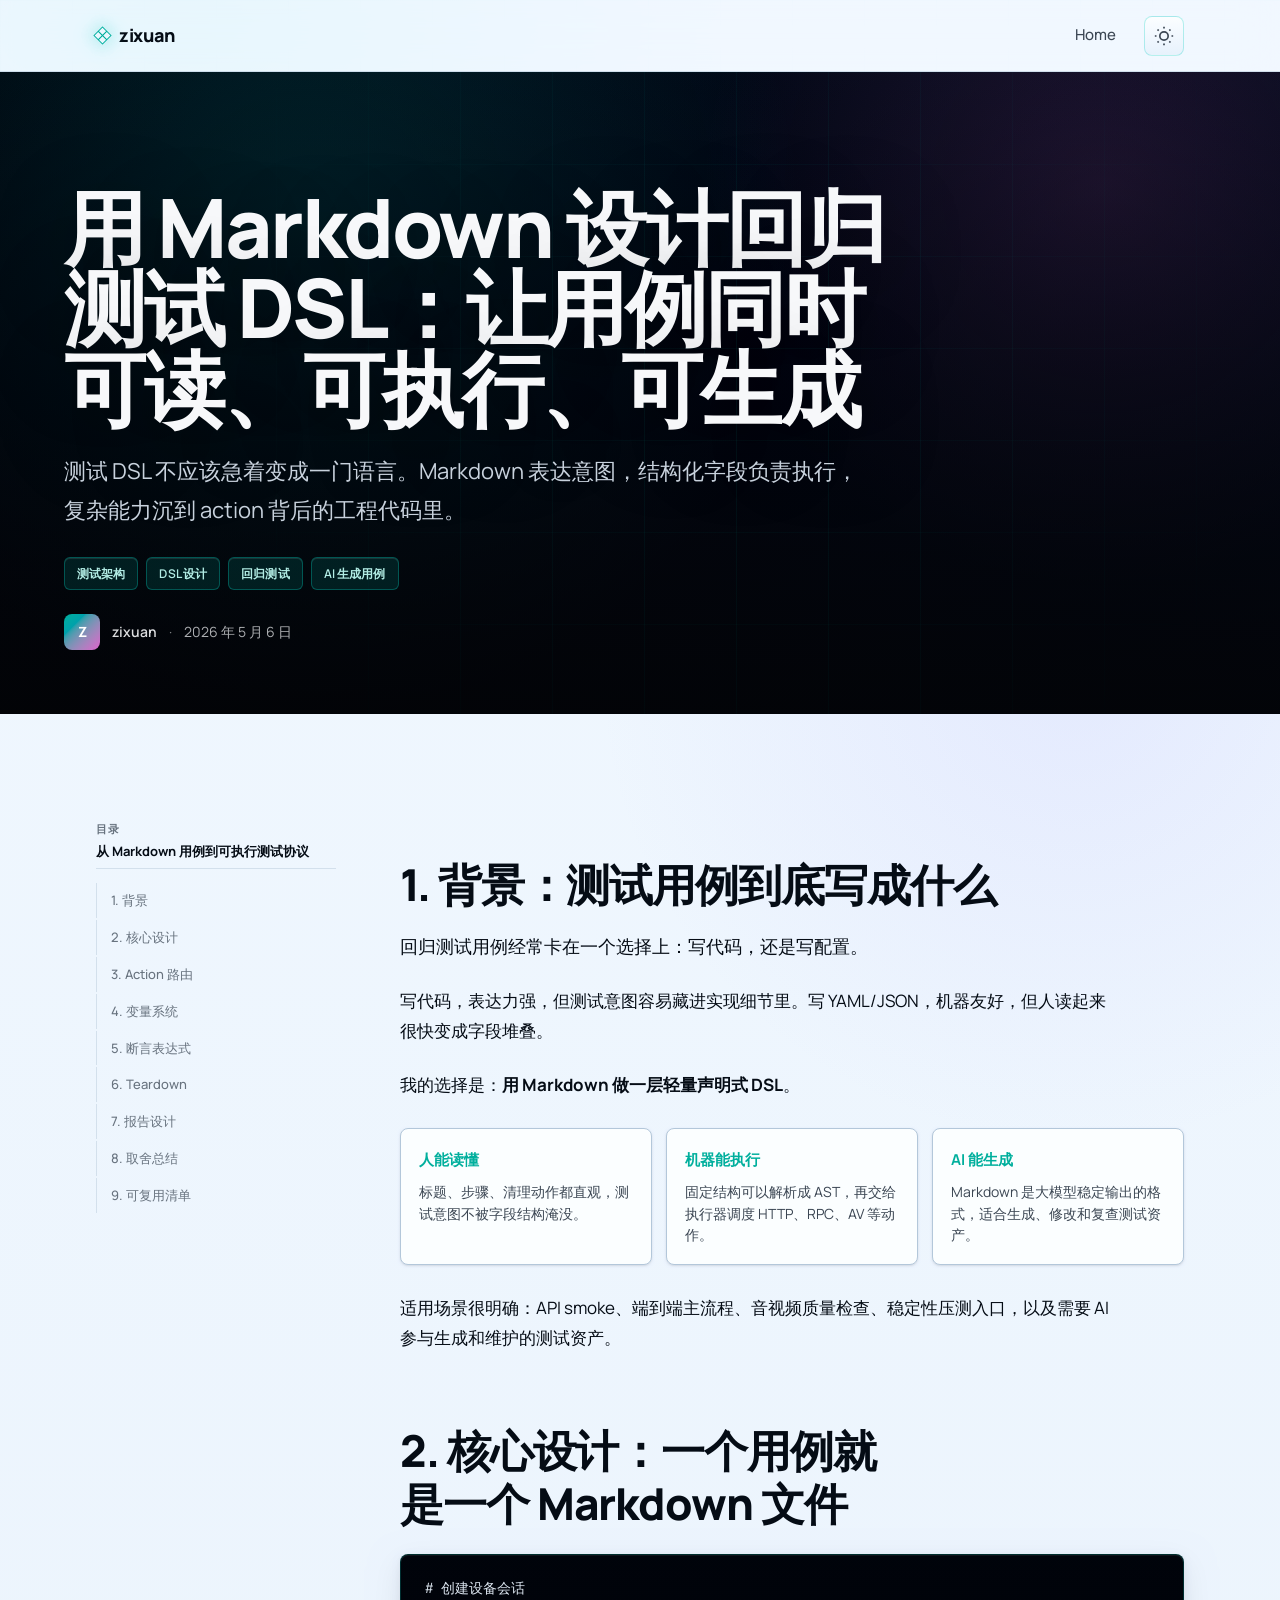
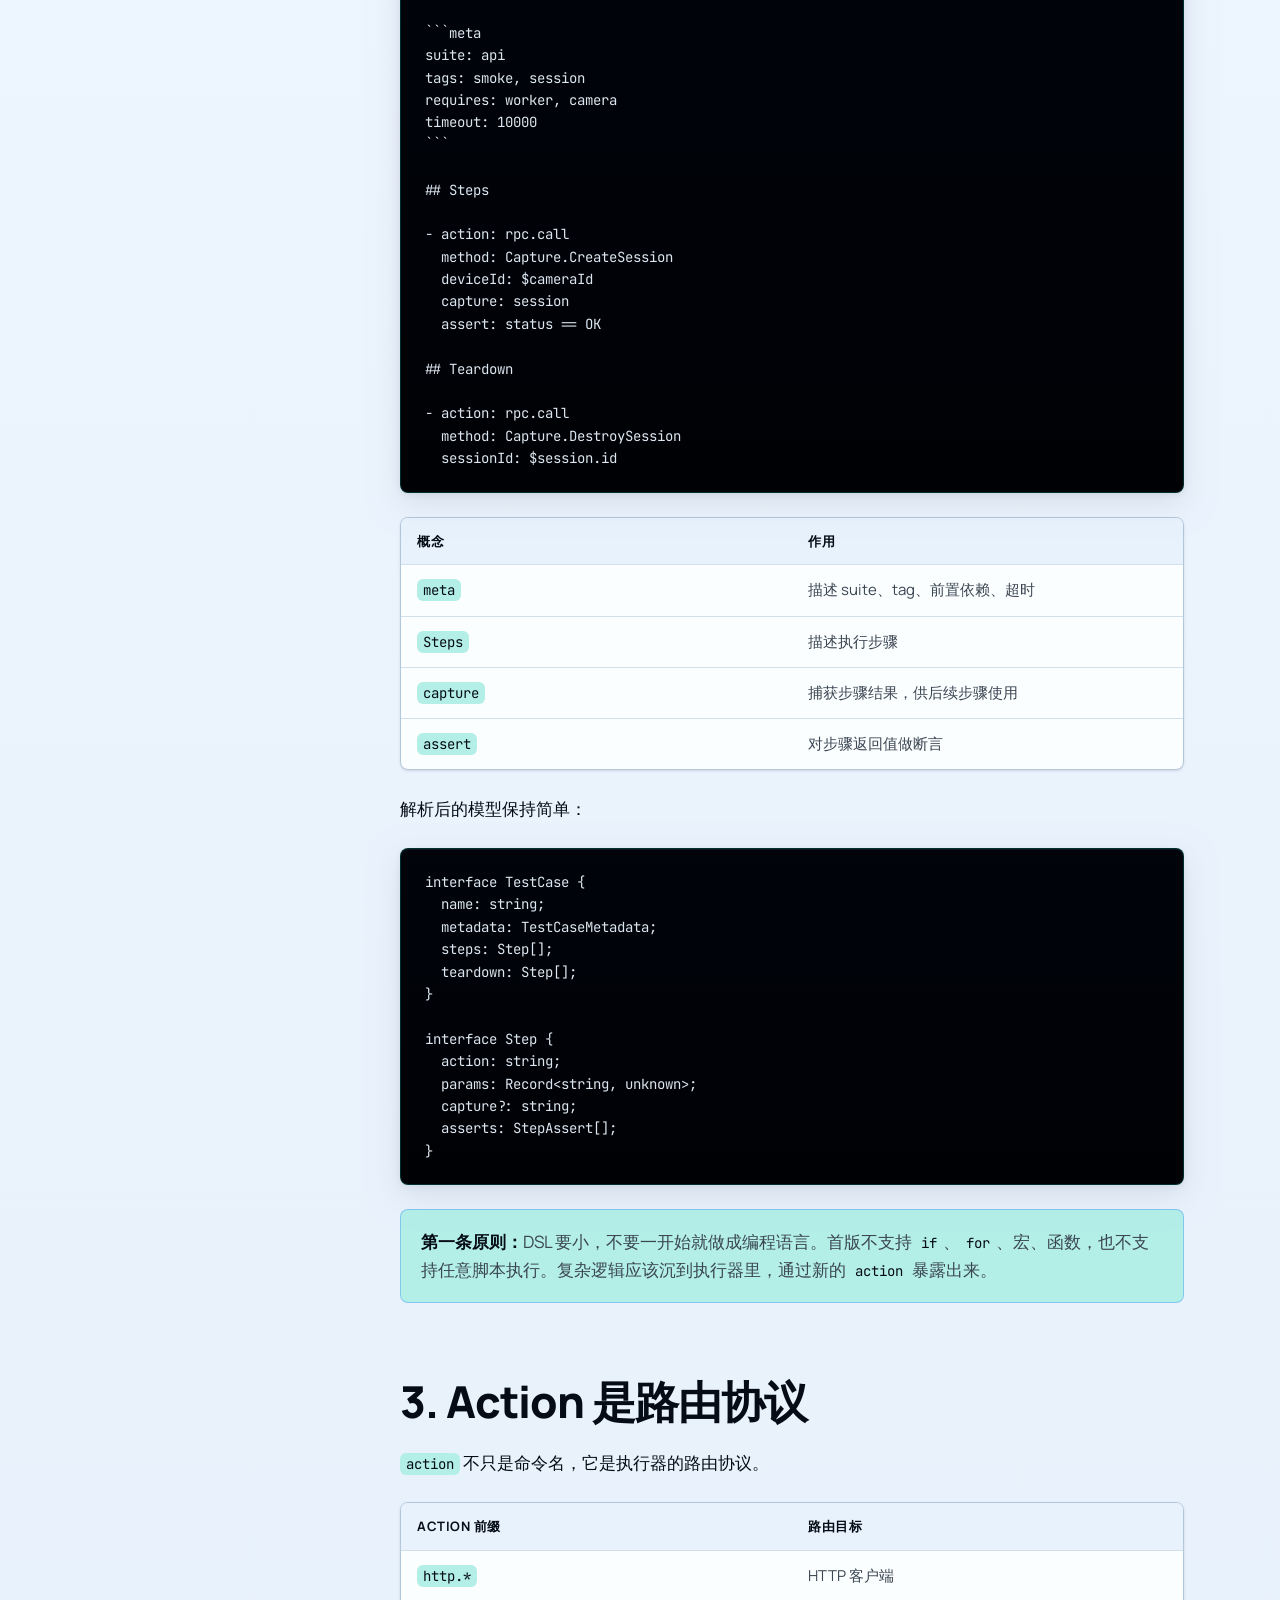
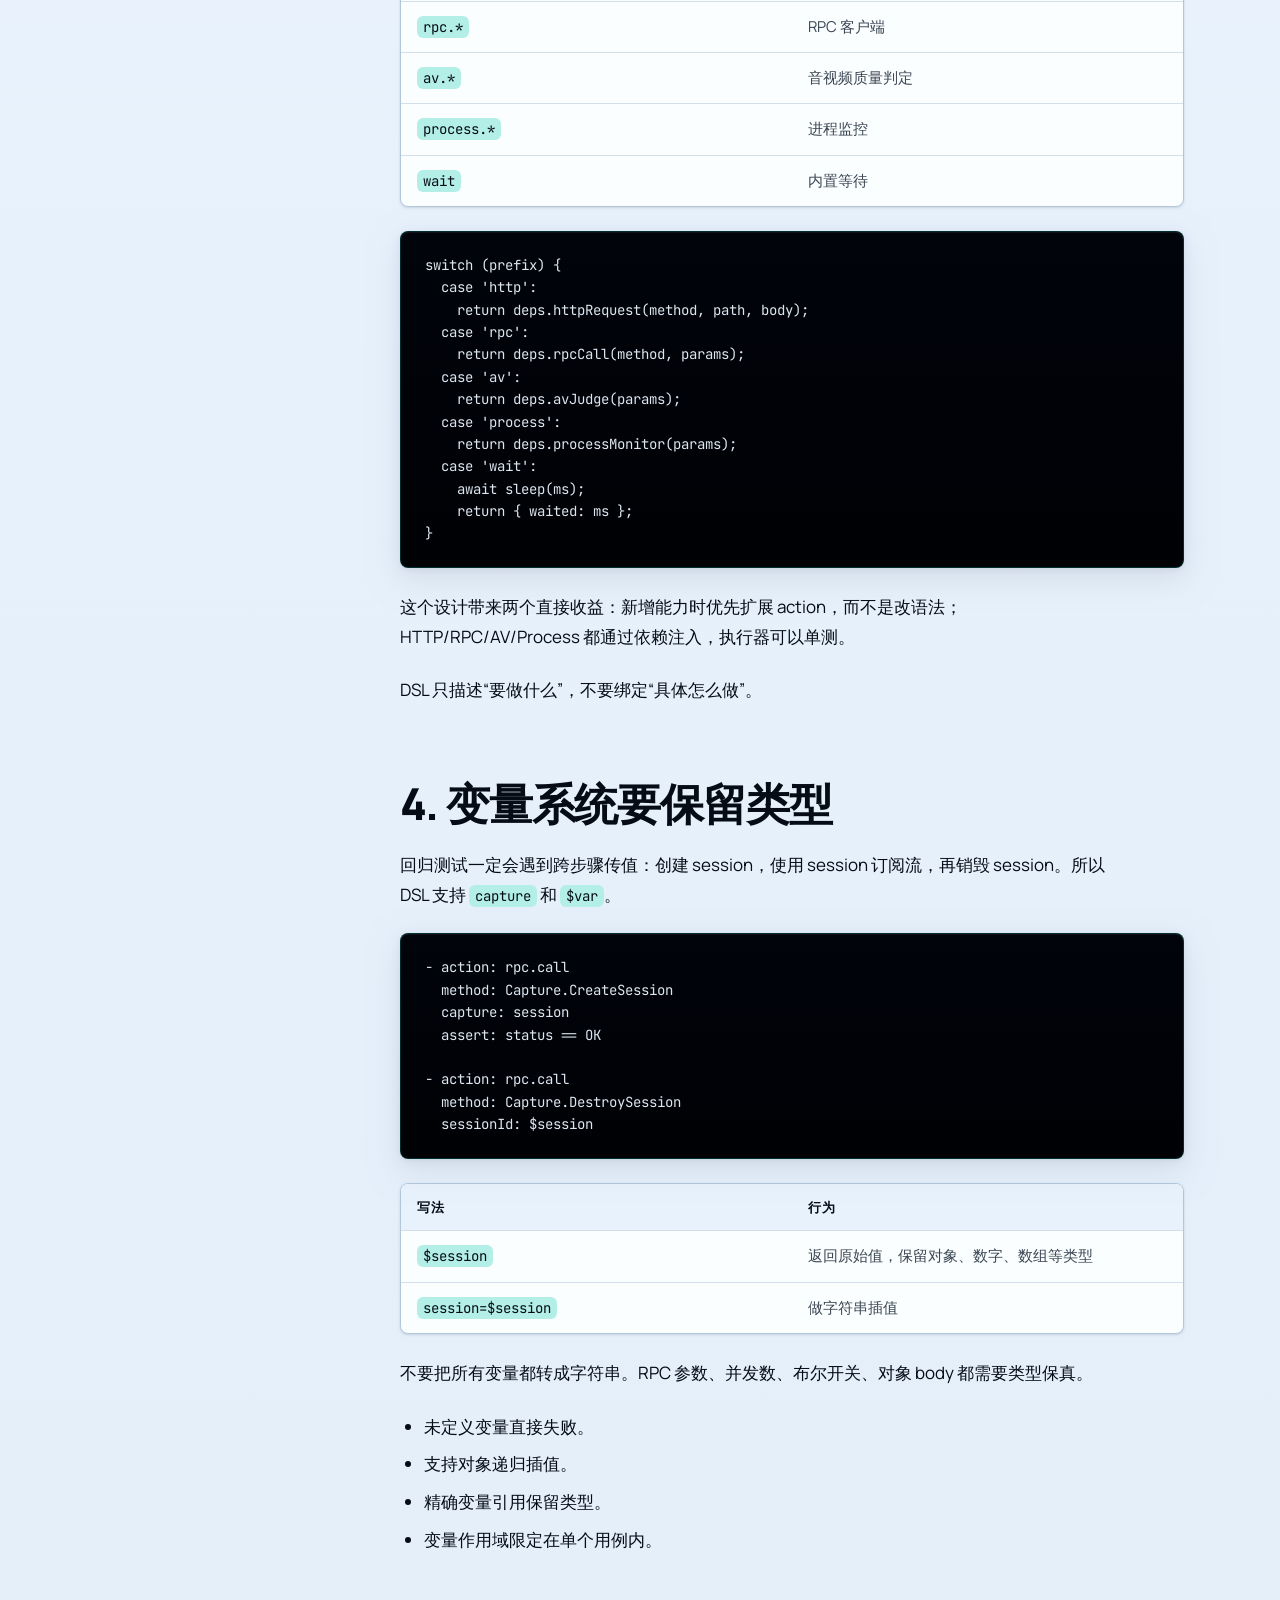
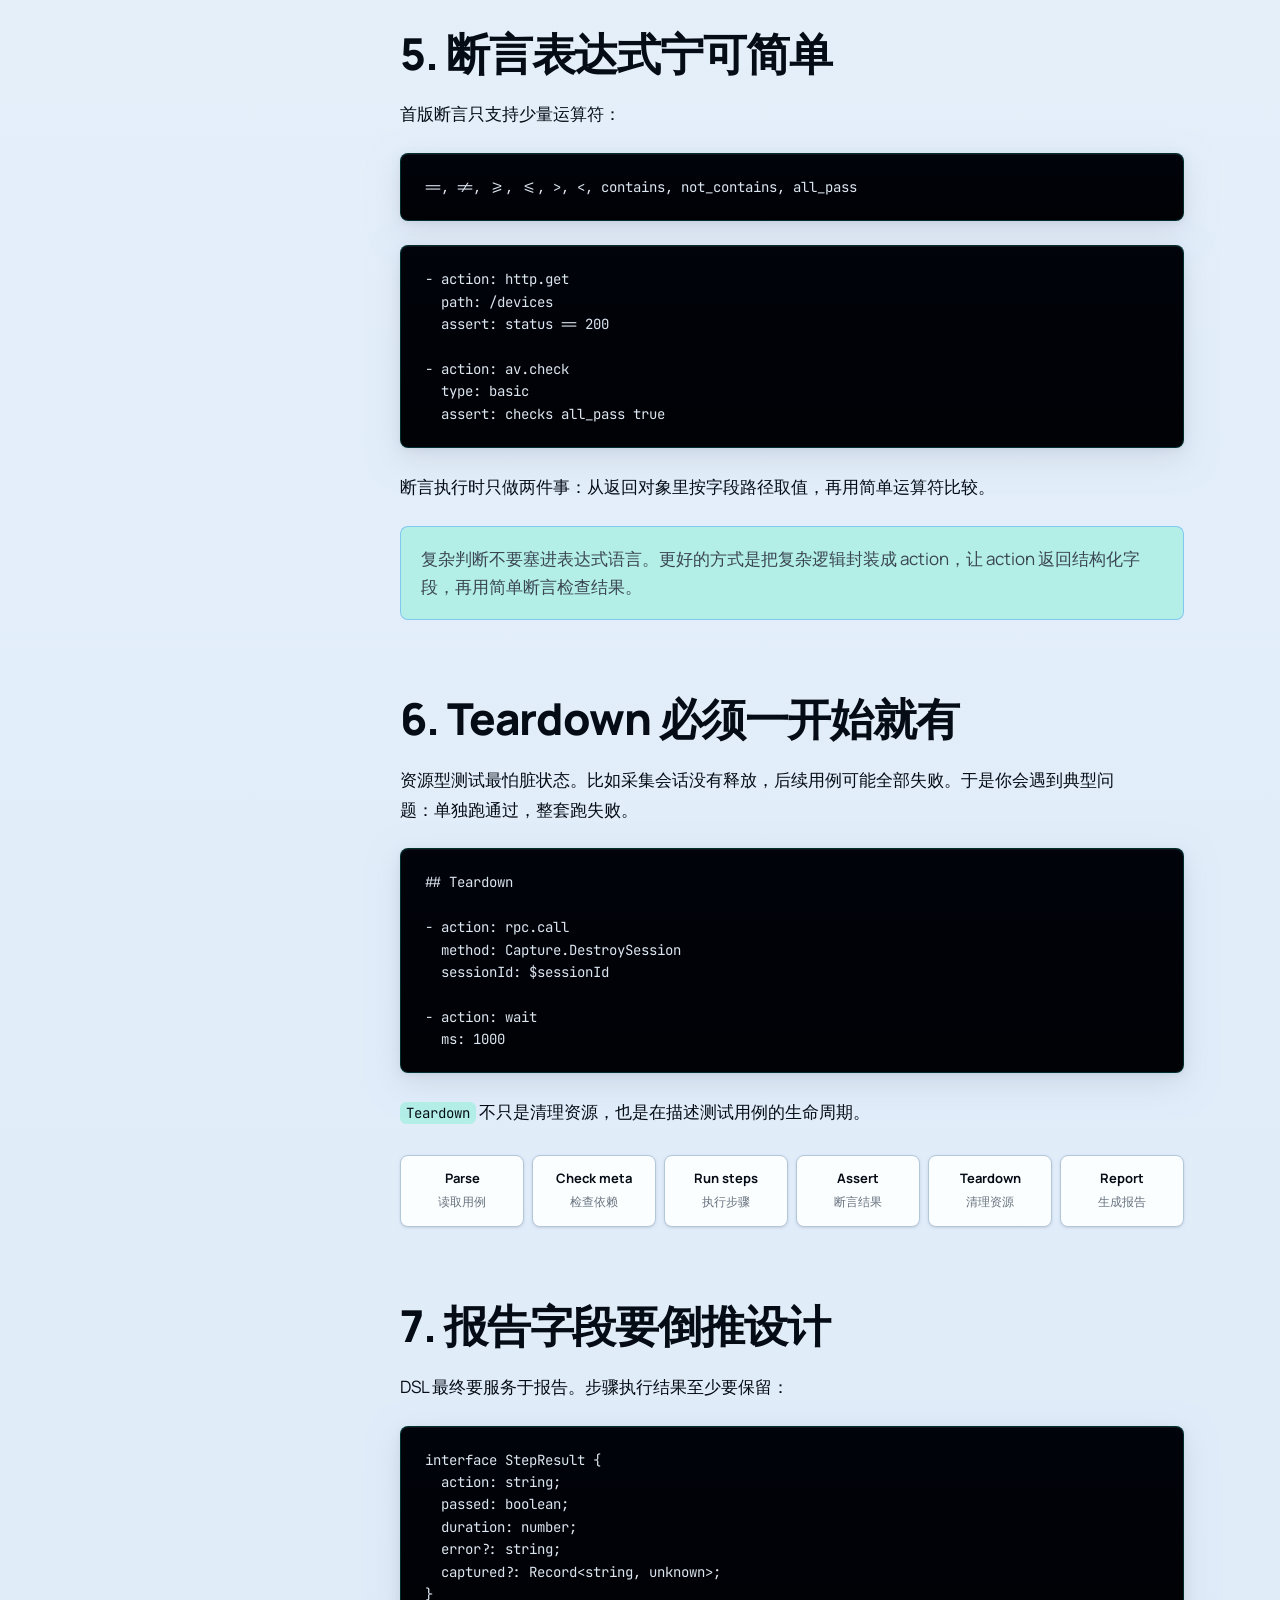
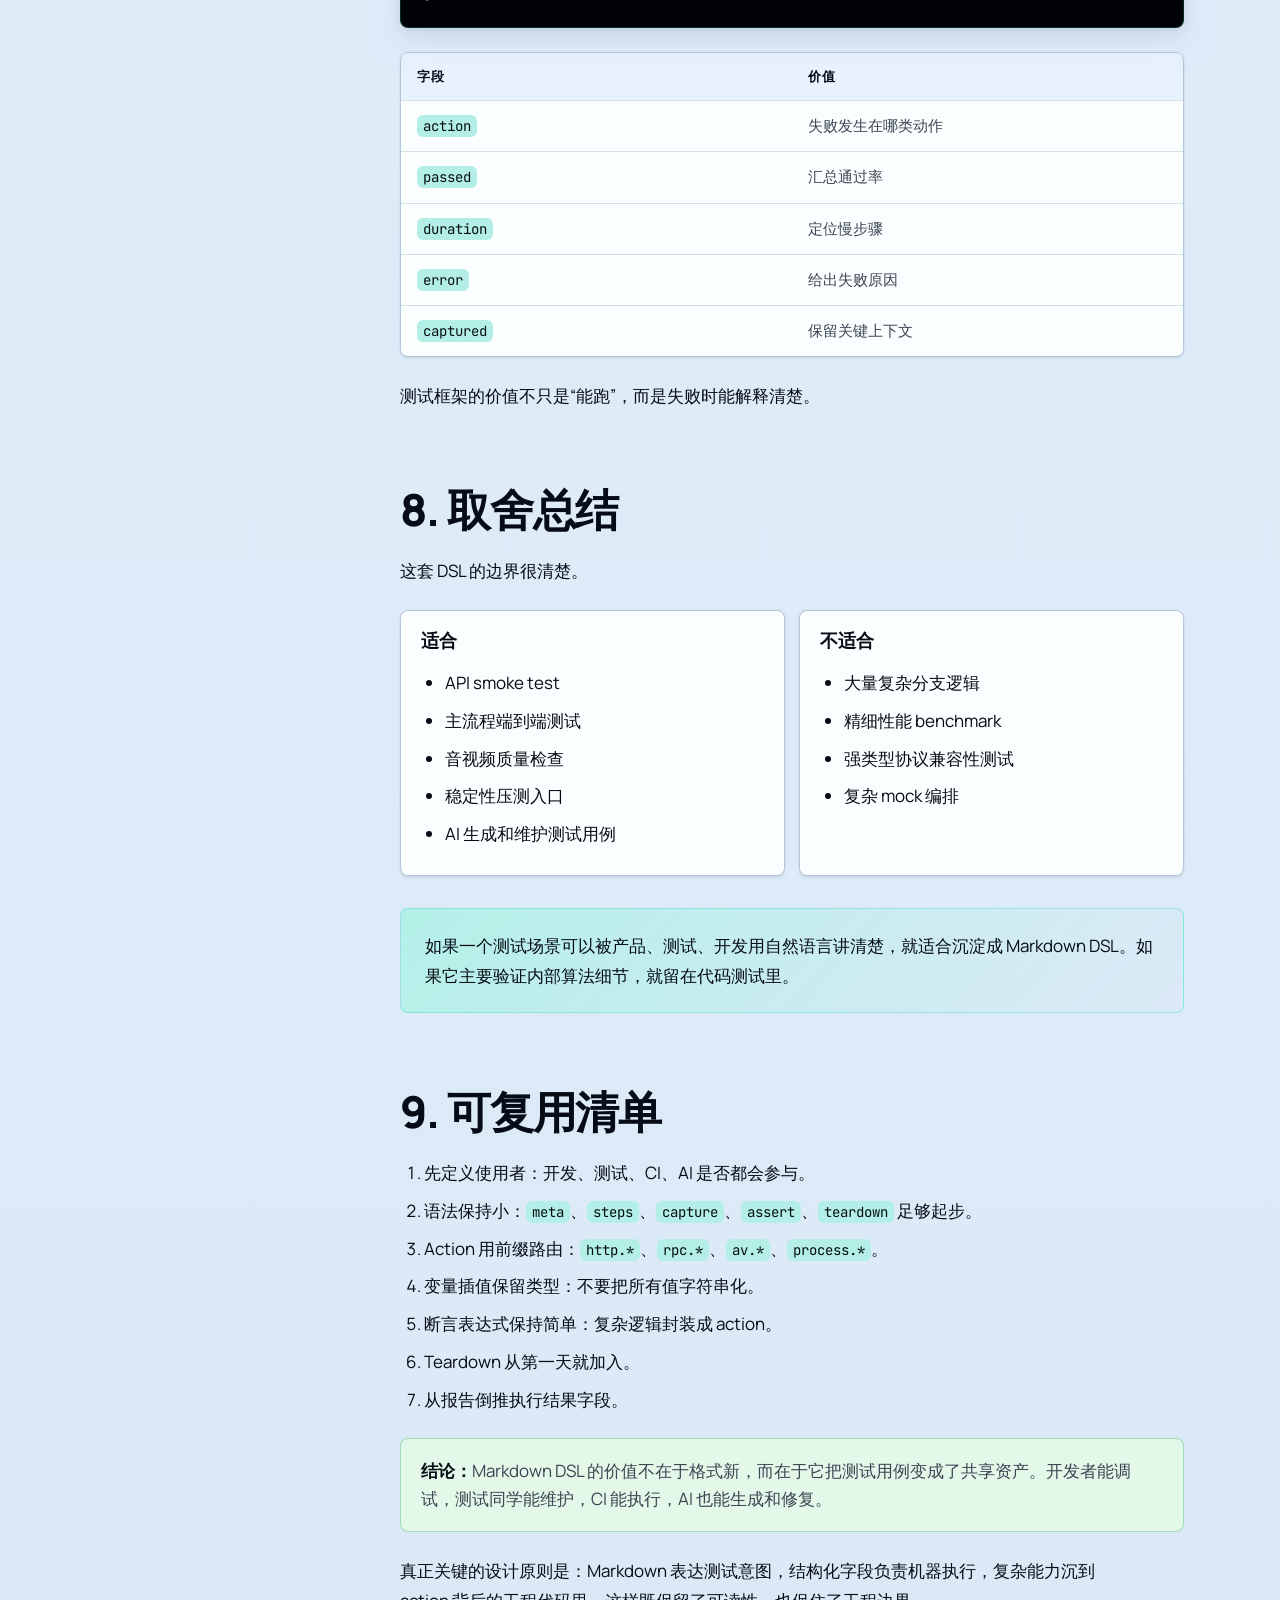
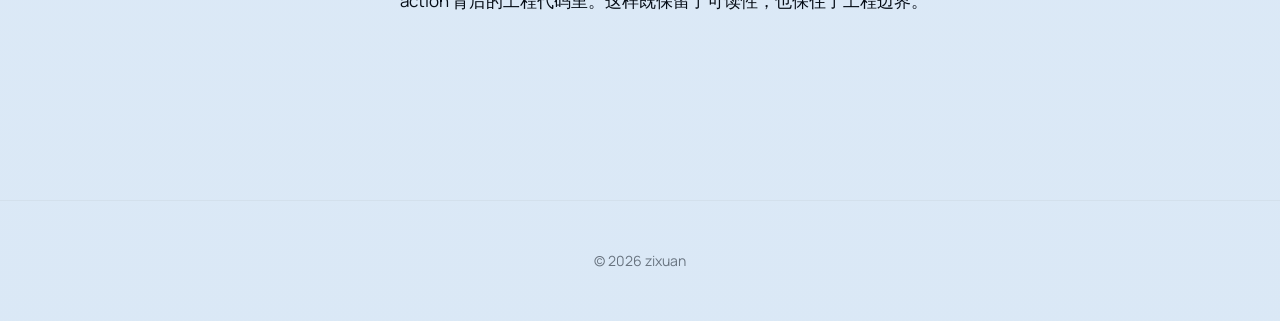
<file: markdown-regression-test-dsl.html>
<!doctype html>
<html lang="zh-CN">
<head>
  <meta charset="utf-8" />
  <meta name="viewport" content="width=device-width, initial-scale=1" />
  <title>用 Markdown 设计回归测试 DSL：让用例同时可读、可执行、可生成</title>
  <link rel="stylesheet" href="shared.css" />
  <style>
    .article-hero::before {
      background:
        linear-gradient(
          to top,
          oklch(0.1 0.01 260 / 0.88) 0%,
          oklch(0.12 0.02 260 / 0.56) 52%,
          oklch(0.2 0.06 255 / 0.14) 100%
        );
    }

    .toc-head {
      margin-bottom: 12px;
      padding-bottom: 8px;
      border-bottom: 1px solid var(--border-subtle);
    }

    .toc-head span {
      display: block;
      font-size: 11px;
      font-weight: 700;
      letter-spacing: 0.08em;
      text-transform: uppercase;
      color: var(--text-tertiary);
    }

    .toc-head strong {
      display: block;
      margin-top: 4px;
      font-size: 13px;
      line-height: 1.45;
      font-weight: 700;
      color: var(--text-primary);
    }

    .toc-links {
      display: flex;
      flex-direction: column;
      gap: 2px;
    }

    section {
      margin: 0 0 72px;
      scroll-margin-top: 28px;
    }

    section:target h2 {
      color: var(--accent);
    }

    .article-layout,
    .article-content,
    .article-toc {
      min-width: 0;
    }

    .toc-head strong {
      overflow-wrap: anywhere;
    }

    .lead {
      font-size: 18px;
      line-height: 1.75;
      color: var(--text-primary);
    }

    .table-wrap {
      margin: 24px 0;
      overflow-x: auto;
      max-width: 100%;
      border: 1px solid var(--border);
      border-radius: 8px;
      background: var(--bg-card);
      box-shadow: var(--shadow-sm);
    }

    table {
      width: 100%;
      border-collapse: collapse;
      min-width: 620px;
      font-size: 15px;
    }

    th, td {
      padding: 12px 16px;
      border-bottom: 1px solid var(--border-subtle);
      text-align: left;
      vertical-align: top;
    }

    th {
      color: var(--text-primary);
      font-size: 13px;
      letter-spacing: 0.04em;
      text-transform: uppercase;
      background: var(--bg-elevated);
    }

    tr:last-child td {
      border-bottom: none;
    }

    td {
      color: var(--text-secondary);
    }

    .callout {
      border: 1px solid oklch(0.55 0.25 260 / 0.28);
      background: var(--accent-soft);
      border-radius: 8px;
      padding: 18px 20px;
      margin: 24px 0;
      color: var(--text-secondary);
      line-height: 1.65;
    }

    .callout strong {
      color: var(--text-primary);
    }

    .callout.ok {
      border-color: oklch(0.6 0.18 155 / 0.3);
      background: var(--success-soft);
    }

    .decision-grid {
      display: grid;
      grid-template-columns: repeat(3, minmax(0, 1fr));
      gap: 14px;
      margin: 28px 0;
    }

    .decision-card {
      border: 1px solid var(--border);
      border-radius: 8px;
      background: var(--bg-card);
      padding: 18px;
      box-shadow: var(--shadow-sm);
    }

    .decision-card b {
      display: block;
      margin-bottom: 8px;
      color: var(--accent);
      font-size: 15px;
    }

    .decision-card span {
      display: block;
      color: var(--text-secondary);
      font-size: 14px;
      line-height: 1.55;
    }

    .flow {
      display: grid;
      grid-template-columns: repeat(6, minmax(0, 1fr));
      gap: 8px;
      margin: 28px 0;
    }

    .flow-step {
      border: 1px solid var(--border);
      border-radius: 8px;
      background: var(--bg-card);
      padding: 14px 12px;
      text-align: center;
      box-shadow: var(--shadow-sm);
    }

    .flow-step b {
      display: block;
      color: var(--text-primary);
      font-size: 13px;
      line-height: 1.3;
    }

    .flow-step span {
      display: block;
      margin-top: 4px;
      color: var(--text-tertiary);
      font-size: 12px;
    }

    .fit-list {
      display: grid;
      grid-template-columns: repeat(2, minmax(0, 1fr));
      gap: 14px;
      margin: 24px 0;
    }

    .fit-box {
      border: 1px solid var(--border);
      border-radius: 8px;
      background: var(--bg-card);
      padding: 18px 20px;
      box-shadow: var(--shadow-sm);
    }

    .fit-box h3 {
      margin-top: 0;
      font-size: 18px;
    }

    .fit-box ul {
      margin-bottom: 0;
    }

    @media (max-width: 820px) {
      .decision-grid, .fit-list { grid-template-columns: 1fr; }
      .flow { grid-template-columns: repeat(2, minmax(0, 1fr)); }
    }
  </style>
  <script src="theme.js"></script>
</head>
<body>
  <header class="site-header">
    <div class="site-header-inner">
      <a href="./index.html" class="site-logo">zixuan</a>
      <nav class="site-nav">
        <a href="./index.html">Home</a>
        <button class="theme-toggle" id="themeToggle" aria-label="Toggle theme">
          <svg class="sun-icon" fill="none" viewBox="0 0 24 24" stroke="currentColor" stroke-width="2">
            <circle cx="12" cy="12" r="5"/>
            <path d="M12 1v2M12 21v2M4.22 4.22l1.42 1.42M18.36 18.36l1.42 1.42M1 12h2M21 12h2M4.22 19.78l1.42-1.42M18.36 5.64l1.42-1.42"/>
          </svg>
          <svg class="moon-icon" fill="none" viewBox="0 0 24 24" stroke="currentColor" stroke-width="2" style="display:none">
            <path d="M21 12.79A9 9 0 1111.21 3 7 7 0 0021 12.79z"/>
          </svg>
        </button>
      </nav>
    </div>
  </header>

  <header class="article-hero">
    <div class="hero-inner">
      <h1>用 Markdown 设计回归测试 DSL：让用例同时可读、可执行、可生成</h1>
      <p class="subtitle">测试 DSL 不应该急着变成一门语言。Markdown 表达意图，结构化字段负责执行，复杂能力沉到 action 背后的工程代码里。</p>
      <div class="hero-tags">
        <span>测试架构</span>
        <span>DSL 设计</span>
        <span>回归测试</span>
        <span>AI 生成用例</span>
      </div>
      <div class="byline">
        <div class="byline-avatar">Z</div>
        <span class="byline-name">zixuan</span>
        <span class="byline-sep">·</span>
        <span class="byline-date">2026 年 5 月 6 日</span>
      </div>
    </div>
  </header>

  <div class="article-layout">
    <aside class="article-toc" aria-label="文章目录">
      <nav class="toc">
        <div class="toc-head">
          <span>目录</span>
          <strong>从 Markdown 用例到可执行测试协议</strong>
        </div>
        <div class="toc-links">
          <a href="#background">1. 背景</a>
          <a href="#design">2. 核心设计</a>
          <a href="#action">3. Action 路由</a>
          <a href="#variables">4. 变量系统</a>
          <a href="#assertion">5. 断言表达式</a>
          <a href="#teardown">6. Teardown</a>
          <a href="#report">7. 报告设计</a>
          <a href="#tradeoff">8. 取舍总结</a>
          <a href="#checklist">9. 可复用清单</a>
        </div>
      </nav>
    </aside>

    <main class="article-content">
      <section id="background">
        <h2>1. 背景：测试用例到底写成什么</h2>
        <p class="lead">回归测试用例经常卡在一个选择上：写代码，还是写配置。</p>
        <p>写代码，表达力强，但测试意图容易藏进实现细节里。写 YAML/JSON，机器友好，但人读起来很快变成字段堆叠。</p>
        <p>我的选择是：<strong>用 Markdown 做一层轻量声明式 DSL</strong>。</p>

        <div class="decision-grid">
          <div class="decision-card">
            <b>人能读懂</b>
            <span>标题、步骤、清理动作都直观，测试意图不被字段结构淹没。</span>
          </div>
          <div class="decision-card">
            <b>机器能执行</b>
            <span>固定结构可以解析成 AST，再交给执行器调度 HTTP、RPC、AV 等动作。</span>
          </div>
          <div class="decision-card">
            <b>AI 能生成</b>
            <span>Markdown 是大模型稳定输出的格式，适合生成、修改和复查测试资产。</span>
          </div>
        </div>

        <p>适用场景很明确：API smoke、端到端主流程、音视频质量检查、稳定性压测入口，以及需要 AI 参与生成和维护的测试资产。</p>
      </section>

      <section id="design">
        <h2>2. 核心设计：一个用例就是一个 Markdown 文件</h2>
        <pre><code># 创建设备会话

```meta
suite: api
tags: smoke, session
requires: worker, camera
timeout: 10000
```

## Steps

- action: rpc.call
  method: Capture.CreateSession
  deviceId: $cameraId
  capture: session
  assert: status == OK

## Teardown

- action: rpc.call
  method: Capture.DestroySession
  sessionId: $session.id</code></pre>

        <div class="table-wrap">
          <table>
            <thead>
              <tr><th>概念</th><th>作用</th></tr>
            </thead>
            <tbody>
              <tr><td><code>meta</code></td><td>描述 suite、tag、前置依赖、超时</td></tr>
              <tr><td><code>Steps</code></td><td>描述执行步骤</td></tr>
              <tr><td><code>capture</code></td><td>捕获步骤结果，供后续步骤使用</td></tr>
              <tr><td><code>assert</code></td><td>对步骤返回值做断言</td></tr>
            </tbody>
          </table>
        </div>

        <p>解析后的模型保持简单：</p>
        <pre><code>interface TestCase {
  name: string;
  metadata: TestCaseMetadata;
  steps: Step[];
  teardown: Step[];
}

interface Step {
  action: string;
  params: Record&lt;string, unknown&gt;;
  capture?: string;
  asserts: StepAssert[];
}</code></pre>

        <div class="callout">
          <strong>第一条原则：</strong>DSL 要小，不要一开始就做成编程语言。首版不支持 <code>if</code>、<code>for</code>、宏、函数，也不支持任意脚本执行。复杂逻辑应该沉到执行器里，通过新的 <code>action</code> 暴露出来。
        </div>
      </section>

      <section id="action">
        <h2>3. Action 是路由协议</h2>
        <p><code>action</code> 不只是命令名，它是执行器的路由协议。</p>

        <div class="table-wrap">
          <table>
            <thead>
              <tr><th>Action 前缀</th><th>路由目标</th></tr>
            </thead>
            <tbody>
              <tr><td><code>http.*</code></td><td>HTTP 客户端</td></tr>
              <tr><td><code>rpc.*</code></td><td>RPC 客户端</td></tr>
              <tr><td><code>av.*</code></td><td>音视频质量判定</td></tr>
              <tr><td><code>process.*</code></td><td>进程监控</td></tr>
              <tr><td><code>wait</code></td><td>内置等待</td></tr>
            </tbody>
          </table>
        </div>

        <pre><code>switch (prefix) {
  case 'http':
    return deps.httpRequest(method, path, body);
  case 'rpc':
    return deps.rpcCall(method, params);
  case 'av':
    return deps.avJudge(params);
  case 'process':
    return deps.processMonitor(params);
  case 'wait':
    await sleep(ms);
    return { waited: ms };
}</code></pre>

        <p>这个设计带来两个直接收益：新增能力时优先扩展 action，而不是改语法；HTTP/RPC/AV/Process 都通过依赖注入，执行器可以单测。</p>
        <p>DSL 只描述“要做什么”，不要绑定“具体怎么做”。</p>
      </section>

      <section id="variables">
        <h2>4. 变量系统要保留类型</h2>
        <p>回归测试一定会遇到跨步骤传值：创建 session，使用 session 订阅流，再销毁 session。所以 DSL 支持 <code>capture</code> 和 <code>$var</code>。</p>

        <pre><code>- action: rpc.call
  method: Capture.CreateSession
  capture: session
  assert: status == OK

- action: rpc.call
  method: Capture.DestroySession
  sessionId: $session</code></pre>

        <div class="table-wrap">
          <table>
            <thead>
              <tr><th>写法</th><th>行为</th></tr>
            </thead>
            <tbody>
              <tr><td><code>$session</code></td><td>返回原始值，保留对象、数字、数组等类型</td></tr>
              <tr><td><code>session=$session</code></td><td>做字符串插值</td></tr>
            </tbody>
          </table>
        </div>

        <p>不要把所有变量都转成字符串。RPC 参数、并发数、布尔开关、对象 body 都需要类型保真。</p>
        <ul>
          <li>未定义变量直接失败。</li>
          <li>支持对象递归插值。</li>
          <li>精确变量引用保留类型。</li>
          <li>变量作用域限定在单个用例内。</li>
        </ul>
      </section>

      <section id="assertion">
        <h2>5. 断言表达式宁可简单</h2>
        <p>首版断言只支持少量运算符：</p>
        <pre><code>==, !=, &gt;=, &lt;=, &gt;, &lt;, contains, not_contains, all_pass</code></pre>

        <pre><code>- action: http.get
  path: /devices
  assert: status == 200

- action: av.check
  type: basic
  assert: checks all_pass true</code></pre>

        <p>断言执行时只做两件事：从返回对象里按字段路径取值，再用简单运算符比较。</p>
        <div class="callout">
          复杂判断不要塞进表达式语言。更好的方式是把复杂逻辑封装成 action，让 action 返回结构化字段，再用简单断言检查结果。
        </div>
      </section>

      <section id="teardown">
        <h2>6. Teardown 必须一开始就有</h2>
        <p>资源型测试最怕脏状态。比如采集会话没有释放，后续用例可能全部失败。于是你会遇到典型问题：单独跑通过，整套跑失败。</p>

        <pre><code>## Teardown

- action: rpc.call
  method: Capture.DestroySession
  sessionId: $sessionId

- action: wait
  ms: 1000</code></pre>

        <p><code>Teardown</code> 不只是清理资源，也是在描述测试用例的生命周期。</p>
        <div class="flow">
          <div class="flow-step"><b>Parse</b><span>读取用例</span></div>
          <div class="flow-step"><b>Check meta</b><span>检查依赖</span></div>
          <div class="flow-step"><b>Run steps</b><span>执行步骤</span></div>
          <div class="flow-step"><b>Assert</b><span>断言结果</span></div>
          <div class="flow-step"><b>Teardown</b><span>清理资源</span></div>
          <div class="flow-step"><b>Report</b><span>生成报告</span></div>
        </div>
      </section>

      <section id="report">
        <h2>7. 报告字段要倒推设计</h2>
        <p>DSL 最终要服务于报告。步骤执行结果至少要保留：</p>
        <pre><code>interface StepResult {
  action: string;
  passed: boolean;
  duration: number;
  error?: string;
  captured?: Record&lt;string, unknown&gt;;
}</code></pre>

        <div class="table-wrap">
          <table>
            <thead>
              <tr><th>字段</th><th>价值</th></tr>
            </thead>
            <tbody>
              <tr><td><code>action</code></td><td>失败发生在哪类动作</td></tr>
              <tr><td><code>passed</code></td><td>汇总通过率</td></tr>
              <tr><td><code>duration</code></td><td>定位慢步骤</td></tr>
              <tr><td><code>error</code></td><td>给出失败原因</td></tr>
              <tr><td><code>captured</code></td><td>保留关键上下文</td></tr>
            </tbody>
          </table>
        </div>

        <p>测试框架的价值不只是“能跑”，而是失败时能解释清楚。</p>
      </section>

      <section id="tradeoff">
        <h2>8. 取舍总结</h2>
        <p>这套 DSL 的边界很清楚。</p>
        <div class="fit-list">
          <div class="fit-box">
            <h3>适合</h3>
            <ul>
              <li>API smoke test</li>
              <li>主流程端到端测试</li>
              <li>音视频质量检查</li>
              <li>稳定性压测入口</li>
              <li>AI 生成和维护测试用例</li>
            </ul>
          </div>
          <div class="fit-box">
            <h3>不适合</h3>
            <ul>
              <li>大量复杂分支逻辑</li>
              <li>精细性能 benchmark</li>
              <li>强类型协议兼容性测试</li>
              <li>复杂 mock 编排</li>
            </ul>
          </div>
        </div>

        <blockquote>如果一个测试场景可以被产品、测试、开发用自然语言讲清楚，就适合沉淀成 Markdown DSL。如果它主要验证内部算法细节，就留在代码测试里。</blockquote>
      </section>

      <section id="checklist">
        <h2>9. 可复用清单</h2>
        <ol>
          <li>先定义使用者：开发、测试、CI、AI 是否都会参与。</li>
          <li>语法保持小：<code>meta</code>、<code>steps</code>、<code>capture</code>、<code>assert</code>、<code>teardown</code> 足够起步。</li>
          <li>Action 用前缀路由：<code>http.*</code>、<code>rpc.*</code>、<code>av.*</code>、<code>process.*</code>。</li>
          <li>变量插值保留类型：不要把所有值字符串化。</li>
          <li>断言表达式保持简单：复杂逻辑封装成 action。</li>
          <li>Teardown 从第一天就加入。</li>
          <li>从报告倒推执行结果字段。</li>
        </ol>

        <div class="callout ok">
          <strong>结论：</strong>Markdown DSL 的价值不在于格式新，而在于它把测试用例变成了共享资产。开发者能调试，测试同学能维护，CI 能执行，AI 也能生成和修复。
        </div>

        <p>真正关键的设计原则是：Markdown 表达测试意图，结构化字段负责机器执行，复杂能力沉到 action 背后的工程代码里。这样既保留了可读性，也保住了工程边界。</p>
      </section>
    </main>
  </div>

  <footer class="site-footer">
    &copy; 2026 zixuan
  </footer>
</body>
</html>
</file>
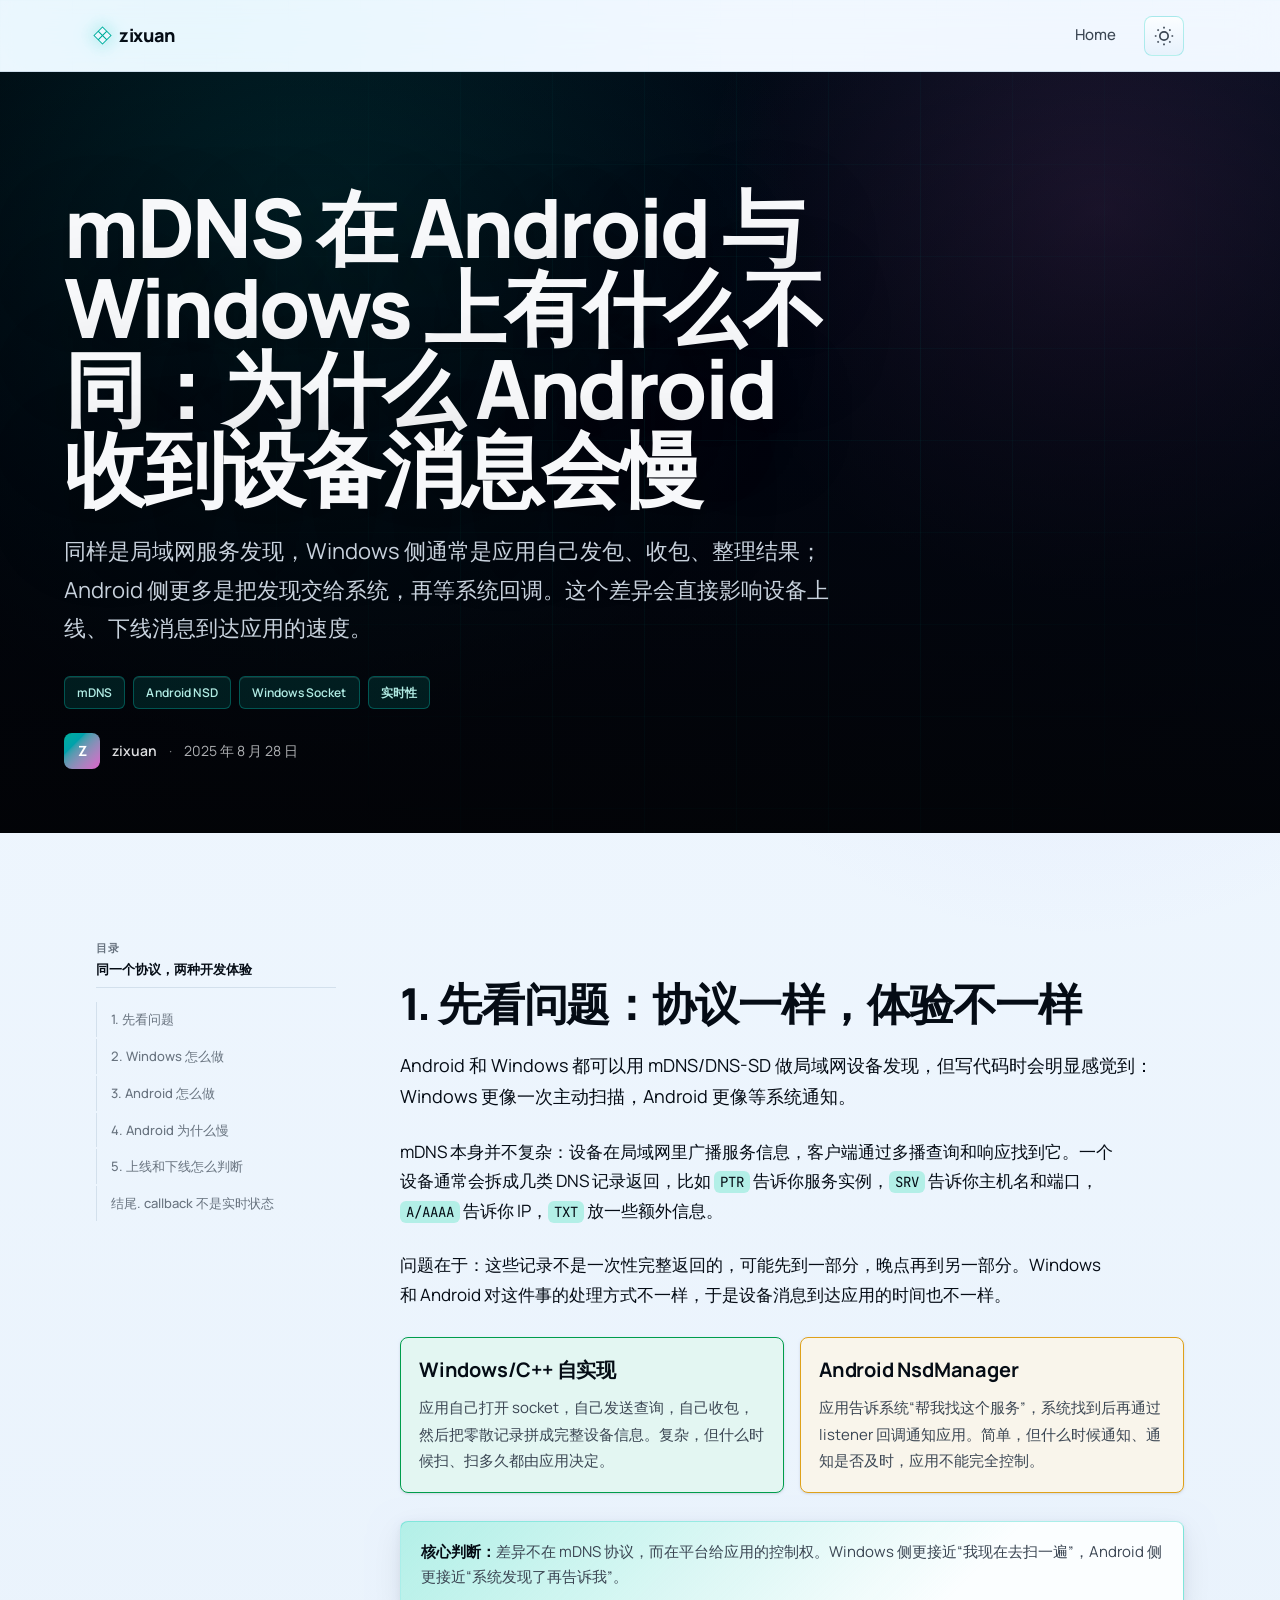
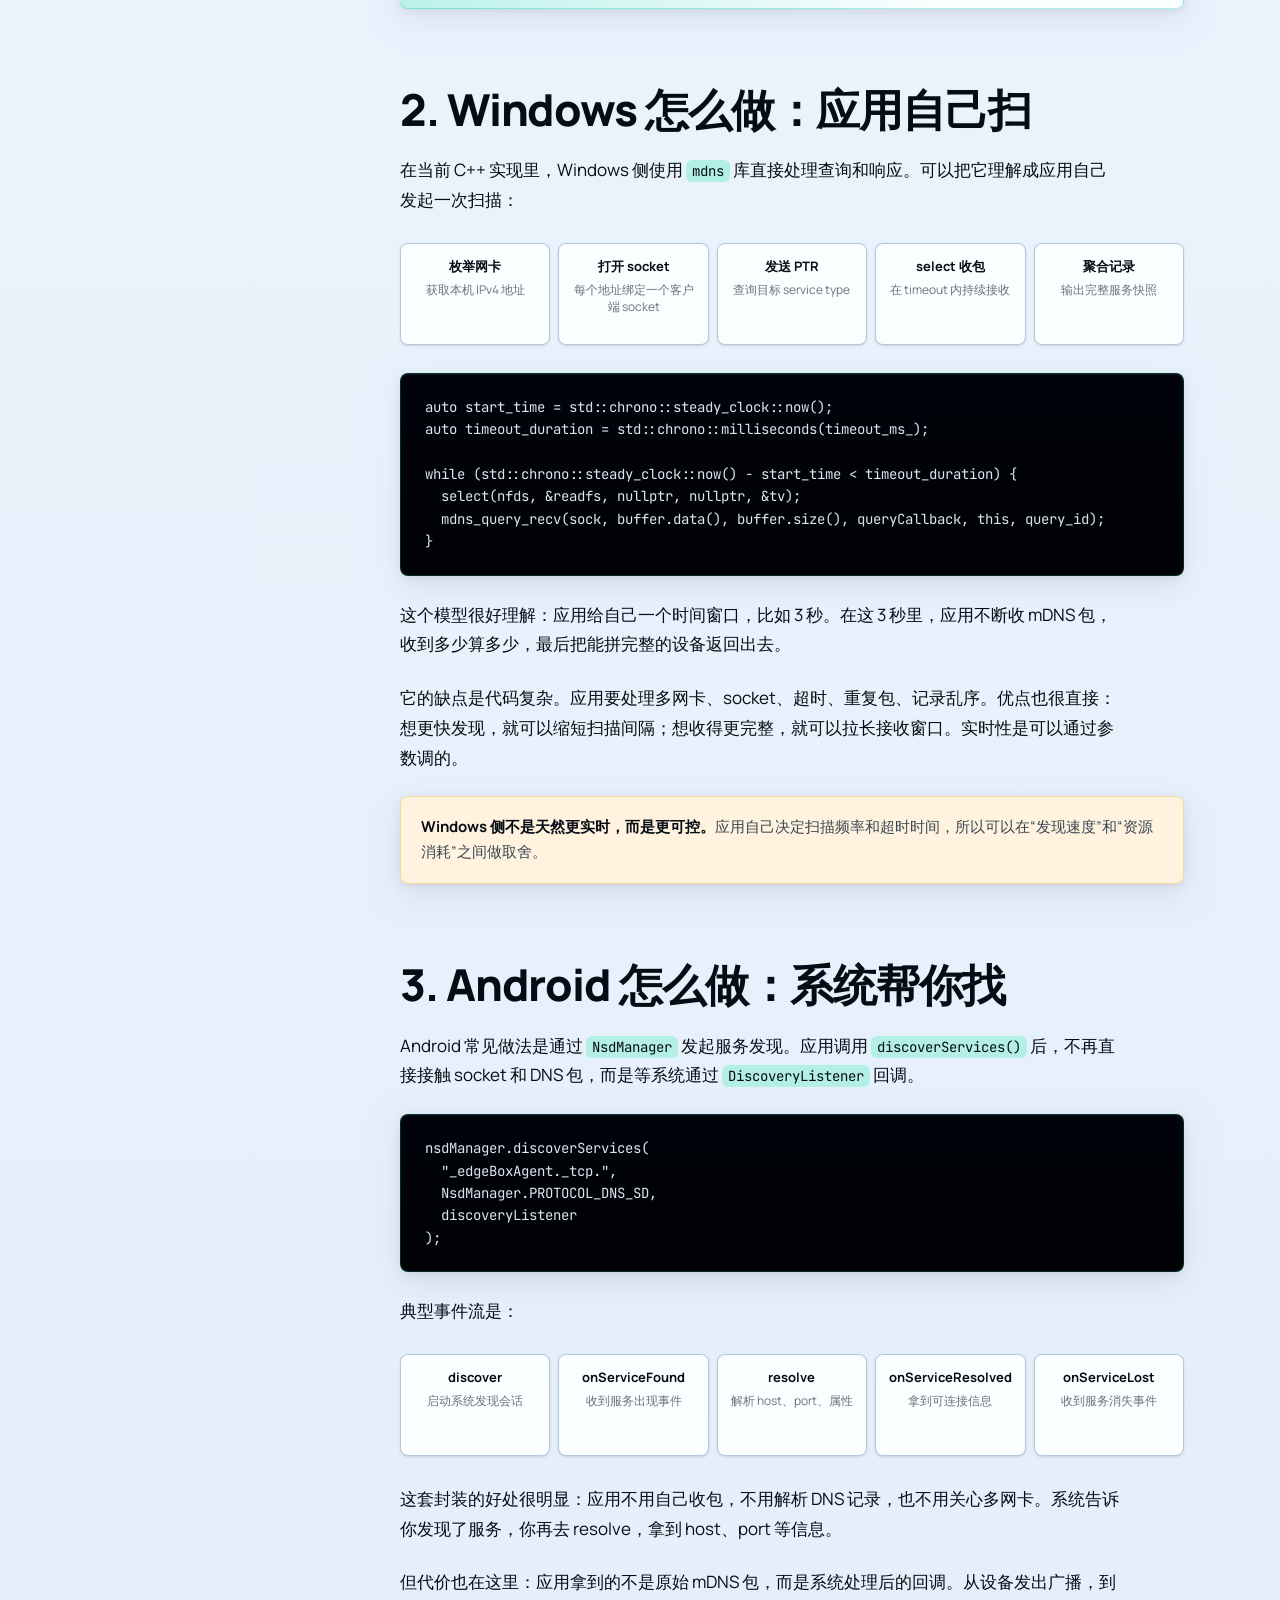
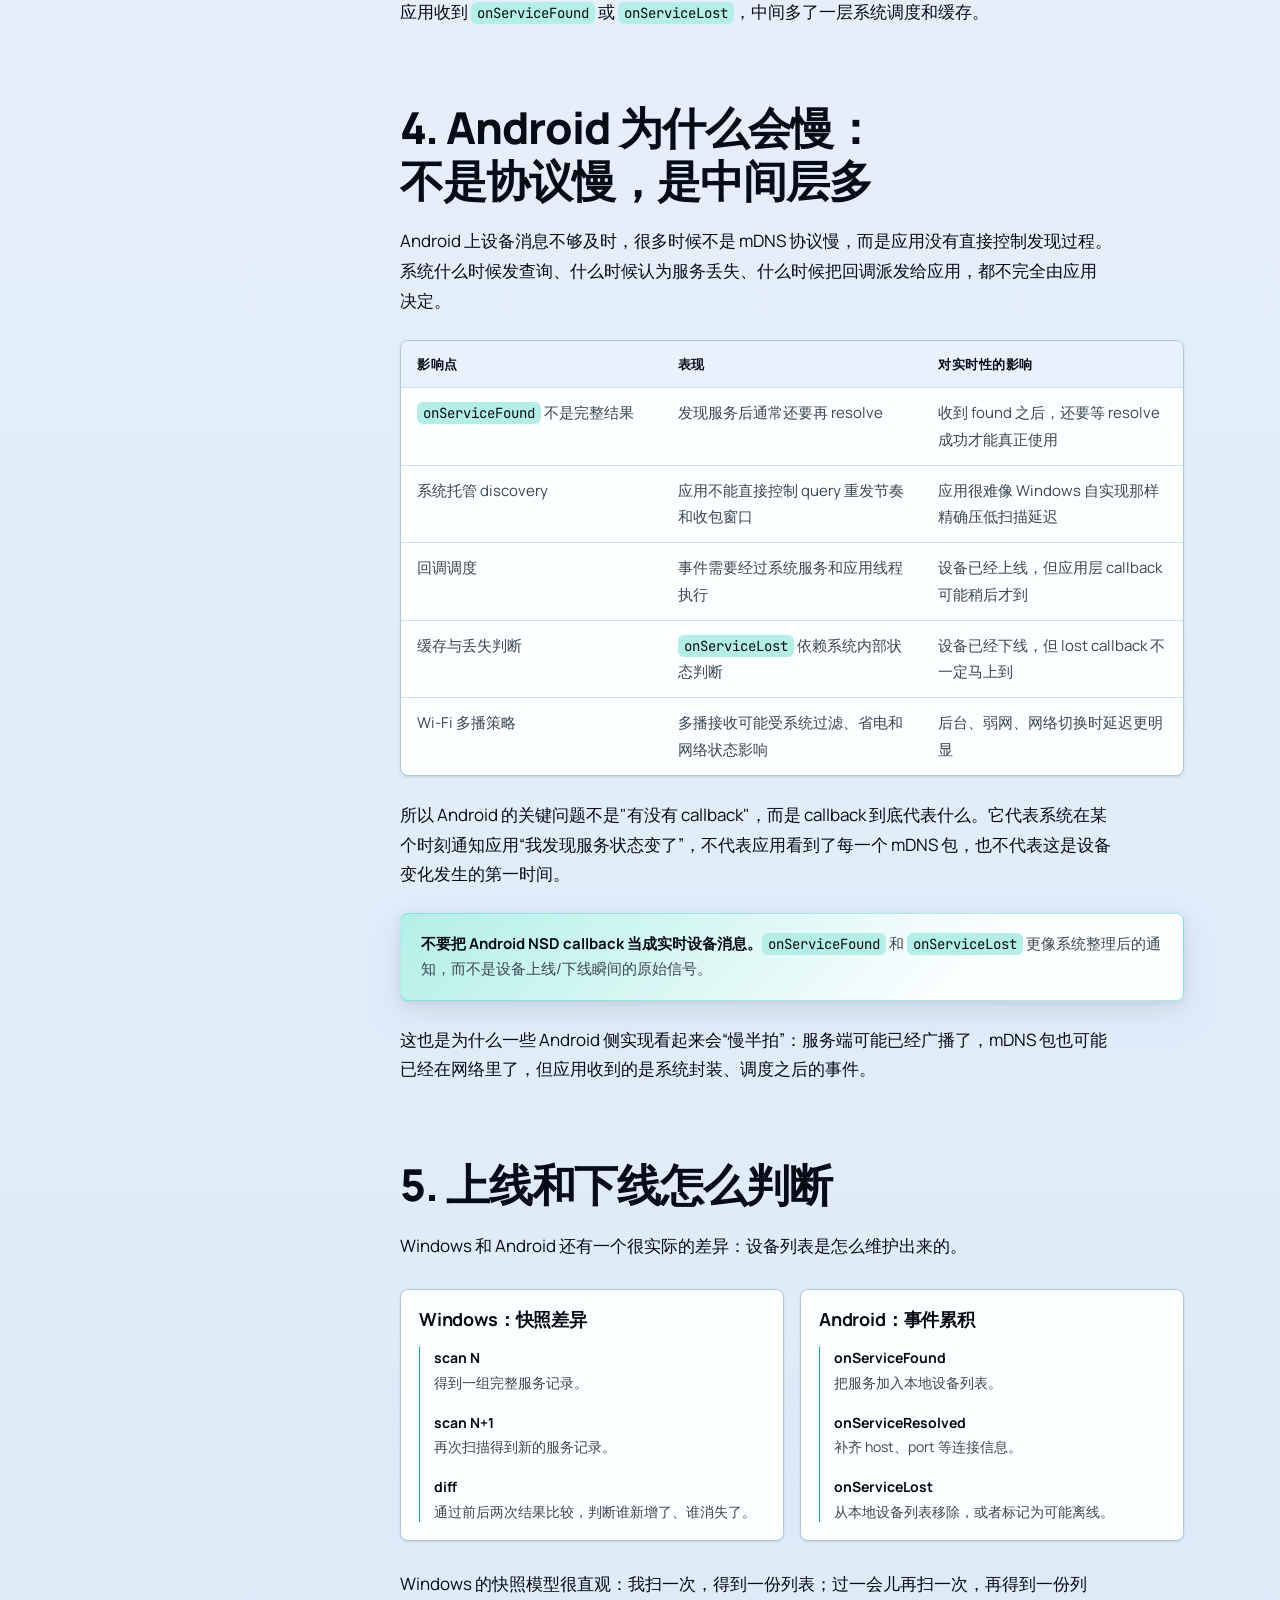
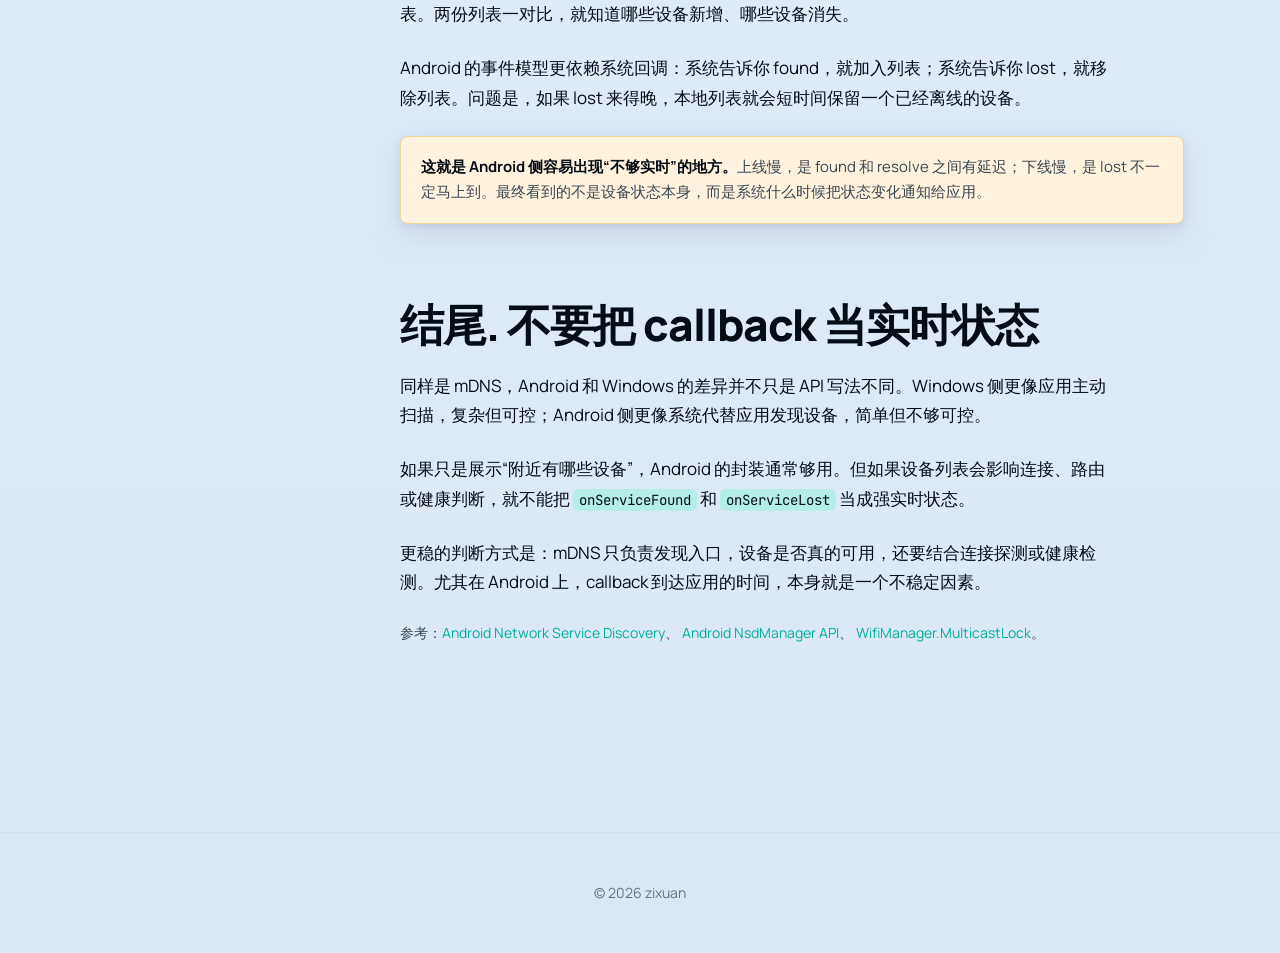
<file: mdns-android-windows-discovery-differences.html>
<!doctype html>
<html lang="zh-CN">
<head>
  <meta charset="utf-8" />
  <meta name="viewport" content="width=device-width, initial-scale=1" />
  <title>mDNS 在 Android 与 Windows 上有什么不同：为什么 Android 收到设备消息会慢</title>
  <link rel="stylesheet" href="shared.css" />
  <style>
    .article-hero::before {
      background:
        linear-gradient(
          to top,
          oklch(0.1 0.01 260 / 0.88) 0%,
          oklch(0.12 0.02 250 / 0.54) 52%,
          oklch(0.22 0.05 220 / 0.16) 100%
        );
    }

    .toc-head {
      margin-bottom: 12px;
      padding-bottom: 8px;
      border-bottom: 1px solid var(--border-subtle);
    }

    .toc-head span {
      display: block;
      font-size: 11px;
      font-weight: 700;
      letter-spacing: 0.08em;
      text-transform: uppercase;
      color: var(--text-tertiary);
    }

    .toc-head strong {
      display: block;
      margin-top: 4px;
      font-size: 13px;
      line-height: 1.45;
      font-weight: 700;
      color: var(--text-primary);
    }

    .toc-links {
      display: flex;
      flex-direction: column;
      gap: 2px;
    }

    section {
      margin: 0 0 74px;
      scroll-margin-top: 28px;
    }

    section:target h2 {
      color: var(--accent);
    }

    .lead {
      font-size: 18px;
      line-height: 1.75;
      color: var(--text-primary);
    }

    .note {
      border: 1px solid oklch(0.55 0.25 260 / 0.28);
      background: var(--accent-soft);
      border-radius: 8px;
      padding: 18px 20px;
      margin: 24px 0;
      color: var(--text-secondary);
      line-height: 1.65;
    }

    .note strong {
      color: var(--text-primary);
    }

    .note.warn {
      border-color: oklch(0.75 0.15 80 / 0.34);
      background: var(--warning-soft);
    }

    .table-wrap {
      margin: 24px 0;
      overflow-x: auto;
      border: 1px solid var(--border);
      border-radius: 8px;
      background: var(--bg-card);
      box-shadow: var(--shadow-sm);
    }

    table {
      width: 100%;
      min-width: 720px;
      border-collapse: collapse;
      font-size: 15px;
    }

    th, td {
      padding: 12px 16px;
      border-bottom: 1px solid var(--border-subtle);
      text-align: left;
      vertical-align: top;
    }

    th {
      color: var(--text-primary);
      font-size: 13px;
      letter-spacing: 0.04em;
      text-transform: uppercase;
      background: var(--bg-elevated);
    }

    td {
      color: var(--text-secondary);
    }

    tr:last-child td {
      border-bottom: none;
    }

    .model-grid {
      display: grid;
      grid-template-columns: repeat(2, minmax(0, 1fr));
      gap: 16px;
      margin: 28px 0;
    }

    .model-card {
      border: 1px solid var(--border);
      border-radius: 8px;
      background: var(--bg-card);
      padding: 18px;
      box-shadow: var(--shadow-sm);
    }

    .model-card h3 {
      margin: 0 0 12px;
      font-size: 20px;
      line-height: 1.35;
    }

    .model-card p {
      margin: 0;
      color: var(--text-secondary);
      font-size: 15px;
    }

    .model-card.good {
      border-color: var(--success);
      background: color-mix(in srgb, var(--success) 8%, var(--bg-card));
    }

    .model-card.warn {
      border-color: var(--warning);
      background: color-mix(in srgb, var(--warning) 9%, var(--bg-card));
    }

    .flow {
      display: grid;
      grid-template-columns: repeat(5, minmax(0, 1fr));
      gap: 8px;
      margin: 28px 0;
    }

    .flow-step {
      border: 1px solid var(--border);
      border-radius: 8px;
      background: var(--bg-card);
      padding: 14px 12px;
      text-align: center;
      box-shadow: var(--shadow-sm);
      min-height: 102px;
    }

    .flow-step b {
      display: block;
      color: var(--text-primary);
      font-size: 13px;
      line-height: 1.3;
    }

    .flow-step span {
      display: block;
      margin-top: 6px;
      color: var(--text-tertiary);
      font-size: 12px;
      line-height: 1.45;
    }

    .timeline {
      display: grid;
      grid-template-columns: 1fr 1fr;
      gap: 16px;
      margin: 28px 0;
    }

    .timeline-col {
      border: 1px solid var(--border);
      border-radius: 8px;
      background: var(--bg-card);
      padding: 18px;
      box-shadow: var(--shadow-sm);
    }

    .timeline-col h3 {
      margin: 0 0 16px;
      font-size: 18px;
    }

    .timeline-item {
      border-left: 1px solid var(--accent);
      padding: 0 0 18px 14px;
      color: var(--text-secondary);
      font-size: 14px;
      line-height: 1.55;
    }

    .timeline-item:last-child {
      padding-bottom: 0;
    }

    .timeline-item b {
      display: block;
      color: var(--text-primary);
      font-size: 14px;
      margin-bottom: 3px;
    }

    .source-list {
      margin-top: 18px;
      font-size: 14px;
      color: var(--text-secondary);
    }

    @media (max-width: 820px) {
      .model-grid,
      .timeline {
        grid-template-columns: 1fr;
      }

      .flow {
        grid-template-columns: repeat(2, minmax(0, 1fr));
      }
    }
  </style>
  <script src="theme.js"></script>
</head>
<body>
  <header class="site-header">
    <div class="site-header-inner">
      <a href="./index.html" class="site-logo">zixuan</a>
      <nav class="site-nav">
        <a href="./index.html">Home</a>
        <button class="theme-toggle" id="themeToggle" aria-label="Toggle theme">
          <svg class="sun-icon" fill="none" viewBox="0 0 24 24" stroke="currentColor" stroke-width="2">
            <circle cx="12" cy="12" r="5"/>
            <path d="M12 1v2M12 21v2M4.22 4.22l1.42 1.42M18.36 18.36l1.42 1.42M1 12h2M21 12h2M4.22 19.78l1.42-1.42M18.36 5.64l1.42-1.42"/>
          </svg>
          <svg class="moon-icon" fill="none" viewBox="0 0 24 24" stroke="currentColor" stroke-width="2" style="display:none">
            <path d="M21 12.79A9 9 0 1111.21 3 7 7 0 0021 12.79z"/>
          </svg>
        </button>
      </nav>
    </div>
  </header>

  <header class="article-hero">
    <div class="hero-inner">
      <h1>mDNS 在 Android 与 Windows 上有什么不同：为什么 Android 收到设备消息会慢</h1>
      <p class="subtitle">同样是局域网服务发现，Windows 侧通常是应用自己发包、收包、整理结果；Android 侧更多是把发现交给系统，再等系统回调。这个差异会直接影响设备上线、下线消息到达应用的速度。</p>
      <div class="hero-tags">
        <span>mDNS</span>
        <span>Android NSD</span>
        <span>Windows Socket</span>
        <span>实时性</span>
      </div>
      <div class="byline">
        <div class="byline-avatar">Z</div>
        <span class="byline-name">zixuan</span>
        <span class="byline-sep">·</span>
        <span class="byline-date">2025 年 8 月 28 日</span>
      </div>
    </div>
  </header>

  <div class="article-layout">
    <aside class="article-toc" aria-label="文章目录">
      <nav class="toc">
        <div class="toc-head">
          <span>目录</span>
          <strong>同一个协议，两种开发体验</strong>
        </div>
        <div class="toc-links">
          <a href="#problem">1. 先看问题</a>
          <a href="#windows">2. Windows 怎么做</a>
          <a href="#android">3. Android 怎么做</a>
          <a href="#realtime">4. Android 为什么慢</a>
          <a href="#state">5. 上线和下线怎么判断</a>
          <a href="#conclusion">结尾. callback 不是实时状态</a>
        </div>
      </nav>
    </aside>

    <main class="article-content">
      <section id="problem">
        <h2>1. 先看问题：协议一样，体验不一样</h2>
        <p class="lead">Android 和 Windows 都可以用 mDNS/DNS-SD 做局域网设备发现，但写代码时会明显感觉到：Windows 更像一次主动扫描，Android 更像等系统通知。</p>
        <p>mDNS 本身并不复杂：设备在局域网里广播服务信息，客户端通过多播查询和响应找到它。一个设备通常会拆成几类 DNS 记录返回，比如 <code>PTR</code> 告诉你服务实例，<code>SRV</code> 告诉你主机名和端口，<code>A/AAAA</code> 告诉你 IP，<code>TXT</code> 放一些额外信息。</p>
        <p>问题在于：这些记录不是一次性完整返回的，可能先到一部分，晚点再到另一部分。Windows 和 Android 对这件事的处理方式不一样，于是设备消息到达应用的时间也不一样。</p>

        <div class="model-grid">
          <div class="model-card good">
            <h3>Windows/C++ 自实现</h3>
            <p>应用自己打开 socket，自己发送查询，自己收包，然后把零散记录拼成完整设备信息。复杂，但什么时候扫、扫多久都由应用决定。</p>
          </div>
          <div class="model-card warn">
            <h3>Android NsdManager</h3>
            <p>应用告诉系统“帮我找这个服务”，系统找到后再通过 listener 回调通知应用。简单，但什么时候通知、通知是否及时，应用不能完全控制。</p>
          </div>
        </div>

        <div class="note">
          <strong>核心判断：</strong>差异不在 mDNS 协议，而在平台给应用的控制权。Windows 侧更接近“我现在去扫一遍”，Android 侧更接近“系统发现了再告诉我”。
        </div>
      </section>

      <section id="windows">
        <h2>2. Windows 怎么做：应用自己扫</h2>
        <p>在当前 C++ 实现里，Windows 侧使用 <code>mdns</code> 库直接处理查询和响应。可以把它理解成应用自己发起一次扫描：</p>

        <div class="flow">
          <div class="flow-step"><b>枚举网卡</b><span>获取本机 IPv4 地址</span></div>
          <div class="flow-step"><b>打开 socket</b><span>每个地址绑定一个客户端 socket</span></div>
          <div class="flow-step"><b>发送 PTR</b><span>查询目标 service type</span></div>
          <div class="flow-step"><b>select 收包</b><span>在 timeout 内持续接收</span></div>
          <div class="flow-step"><b>聚合记录</b><span>输出完整服务快照</span></div>
        </div>

        <pre><code>auto start_time = std::chrono::steady_clock::now();
auto timeout_duration = std::chrono::milliseconds(timeout_ms_);

while (std::chrono::steady_clock::now() - start_time &lt; timeout_duration) {
  select(nfds, &amp;readfs, nullptr, nullptr, &amp;tv);
  mdns_query_recv(sock, buffer.data(), buffer.size(), queryCallback, this, query_id);
}</code></pre>

        <p>这个模型很好理解：应用给自己一个时间窗口，比如 3 秒。在这 3 秒里，应用不断收 mDNS 包，收到多少算多少，最后把能拼完整的设备返回出去。</p>
        <p>它的缺点是代码复杂。应用要处理多网卡、socket、超时、重复包、记录乱序。优点也很直接：想更快发现，就可以缩短扫描间隔；想收得更完整，就可以拉长接收窗口。实时性是可以通过参数调的。</p>

        <div class="note warn">
          <strong>Windows 侧不是天然更实时，而是更可控。</strong>应用自己决定扫描频率和超时时间，所以可以在“发现速度”和“资源消耗”之间做取舍。
        </div>
      </section>

      <section id="android">
        <h2>3. Android 怎么做：系统帮你找</h2>
        <p>Android 常见做法是通过 <code>NsdManager</code> 发起服务发现。应用调用 <code>discoverServices()</code> 后，不再直接接触 socket 和 DNS 包，而是等系统通过 <code>DiscoveryListener</code> 回调。</p>

        <pre><code>nsdManager.discoverServices(
  "_edgeBoxAgent._tcp.",
  NsdManager.PROTOCOL_DNS_SD,
  discoveryListener
);</code></pre>

        <p>典型事件流是：</p>

        <div class="flow">
          <div class="flow-step"><b>discover</b><span>启动系统发现会话</span></div>
          <div class="flow-step"><b>onServiceFound</b><span>收到服务出现事件</span></div>
          <div class="flow-step"><b>resolve</b><span>解析 host、port、属性</span></div>
          <div class="flow-step"><b>onServiceResolved</b><span>拿到可连接信息</span></div>
          <div class="flow-step"><b>onServiceLost</b><span>收到服务消失事件</span></div>
        </div>

        <p>这套封装的好处很明显：应用不用自己收包，不用解析 DNS 记录，也不用关心多网卡。系统告诉你发现了服务，你再去 resolve，拿到 host、port 等信息。</p>
        <p>但代价也在这里：应用拿到的不是原始 mDNS 包，而是系统处理后的回调。从设备发出广播，到应用收到 <code>onServiceFound</code> 或 <code>onServiceLost</code>，中间多了一层系统调度和缓存。</p>
      </section>

      <section id="realtime">
        <h2>4. Android 为什么会慢：不是协议慢，是中间层多</h2>
        <p>Android 上设备消息不够及时，很多时候不是 mDNS 协议慢，而是应用没有直接控制发现过程。系统什么时候发查询、什么时候认为服务丢失、什么时候把回调派发给应用，都不完全由应用决定。</p>

        <div class="table-wrap">
          <table>
            <thead>
              <tr><th>影响点</th><th>表现</th><th>对实时性的影响</th></tr>
            </thead>
            <tbody>
              <tr>
                <td><code>onServiceFound</code> 不是完整结果</td>
                <td>发现服务后通常还要再 resolve</td>
                <td>收到 found 之后，还要等 resolve 成功才能真正使用</td>
              </tr>
              <tr>
                <td>系统托管 discovery</td>
                <td>应用不能直接控制 query 重发节奏和收包窗口</td>
                <td>应用很难像 Windows 自实现那样精确压低扫描延迟</td>
              </tr>
              <tr>
                <td>回调调度</td>
                <td>事件需要经过系统服务和应用线程执行</td>
                <td>设备已经上线，但应用层 callback 可能稍后才到</td>
              </tr>
              <tr>
                <td>缓存与丢失判断</td>
                <td><code>onServiceLost</code> 依赖系统内部状态判断</td>
                <td>设备已经下线，但 lost callback 不一定马上到</td>
              </tr>
              <tr>
                <td>Wi-Fi 多播策略</td>
                <td>多播接收可能受系统过滤、省电和网络状态影响</td>
                <td>后台、弱网、网络切换时延迟更明显</td>
              </tr>
            </tbody>
          </table>
        </div>

        <p>所以 Android 的关键问题不是"有没有 callback"，而是 callback 到底代表什么。它代表系统在某个时刻通知应用“我发现服务状态变了”，不代表应用看到了每一个 mDNS 包，也不代表这是设备变化发生的第一时间。</p>

        <div class="note">
          <strong>不要把 Android NSD callback 当成实时设备消息。</strong><code>onServiceFound</code> 和 <code>onServiceLost</code> 更像系统整理后的通知，而不是设备上线/下线瞬间的原始信号。
        </div>

        <p>这也是为什么一些 Android 侧实现看起来会“慢半拍”：服务端可能已经广播了，mDNS 包也可能已经在网络里了，但应用收到的是系统封装、调度之后的事件。</p>
      </section>

      <section id="state">
        <h2>5. 上线和下线怎么判断</h2>
        <p>Windows 和 Android 还有一个很实际的差异：设备列表是怎么维护出来的。</p>

        <div class="timeline">
          <div class="timeline-col">
            <h3>Windows：快照差异</h3>
            <div class="timeline-item">
              <b>scan N</b>
              得到一组完整服务记录。
            </div>
            <div class="timeline-item">
              <b>scan N+1</b>
              再次扫描得到新的服务记录。
            </div>
            <div class="timeline-item">
              <b>diff</b>
              通过前后两次结果比较，判断谁新增了、谁消失了。
            </div>
          </div>
          <div class="timeline-col">
            <h3>Android：事件累积</h3>
            <div class="timeline-item">
              <b>onServiceFound</b>
              把服务加入本地设备列表。
            </div>
            <div class="timeline-item">
              <b>onServiceResolved</b>
              补齐 host、port 等连接信息。
            </div>
            <div class="timeline-item">
              <b>onServiceLost</b>
              从本地设备列表移除，或者标记为可能离线。
            </div>
          </div>
        </div>

        <p>Windows 的快照模型很直观：我扫一次，得到一份列表；过一会儿再扫一次，再得到一份列表。两份列表一对比，就知道哪些设备新增、哪些设备消失。</p>
        <p>Android 的事件模型更依赖系统回调：系统告诉你 found，就加入列表；系统告诉你 lost，就移除列表。问题是，如果 lost 来得晚，本地列表就会短时间保留一个已经离线的设备。</p>

        <div class="note warn">
          <strong>这就是 Android 侧容易出现“不够实时”的地方。</strong>上线慢，是 found 和 resolve 之间有延迟；下线慢，是 lost 不一定马上到。最终看到的不是设备状态本身，而是系统什么时候把状态变化通知给应用。
        </div>
      </section>

      <section id="conclusion">
        <h2>结尾. 不要把 callback 当实时状态</h2>
        <p>同样是 mDNS，Android 和 Windows 的差异并不只是 API 写法不同。Windows 侧更像应用主动扫描，复杂但可控；Android 侧更像系统代替应用发现设备，简单但不够可控。</p>
        <p>如果只是展示“附近有哪些设备”，Android 的封装通常够用。但如果设备列表会影响连接、路由或健康判断，就不能把 <code>onServiceFound</code> 和 <code>onServiceLost</code> 当成强实时状态。</p>
        <p>更稳的判断方式是：mDNS 只负责发现入口，设备是否真的可用，还要结合连接探测或健康检测。尤其在 Android 上，callback 到达应用的时间，本身就是一个不稳定因素。</p>

        <div class="source-list">
          参考：<a href="https://developer.android.com/develop/connectivity/wifi/use-nsd">Android Network Service Discovery</a>、
          <a href="https://developer.android.com/reference/android/net/nsd/NsdManager">Android NsdManager API</a>、
          <a href="https://developer.android.com/reference/android/net/wifi/WifiManager.MulticastLock">WifiManager.MulticastLock</a>。
        </div>
      </section>
    </main>
  </div>

  <footer class="site-footer">
    &copy; 2026 zixuan
  </footer>
</body>
</html>
</file>
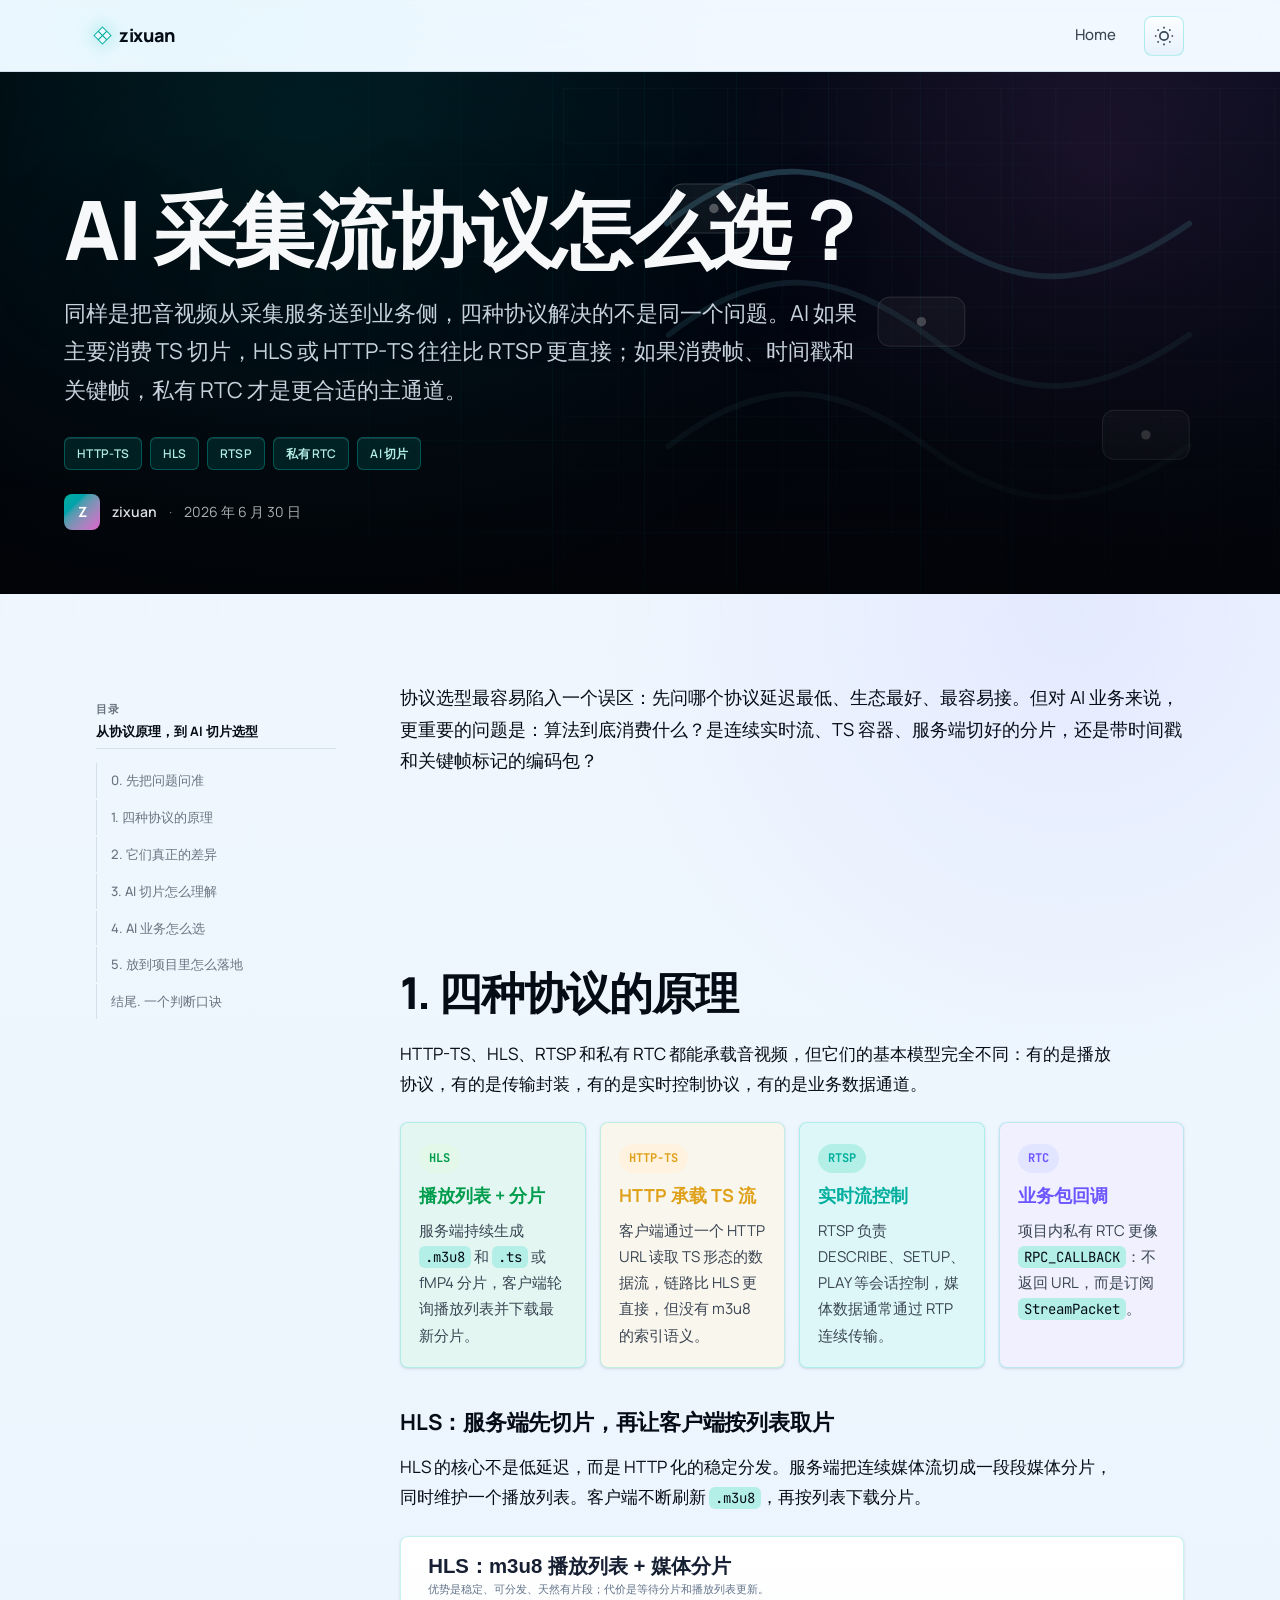
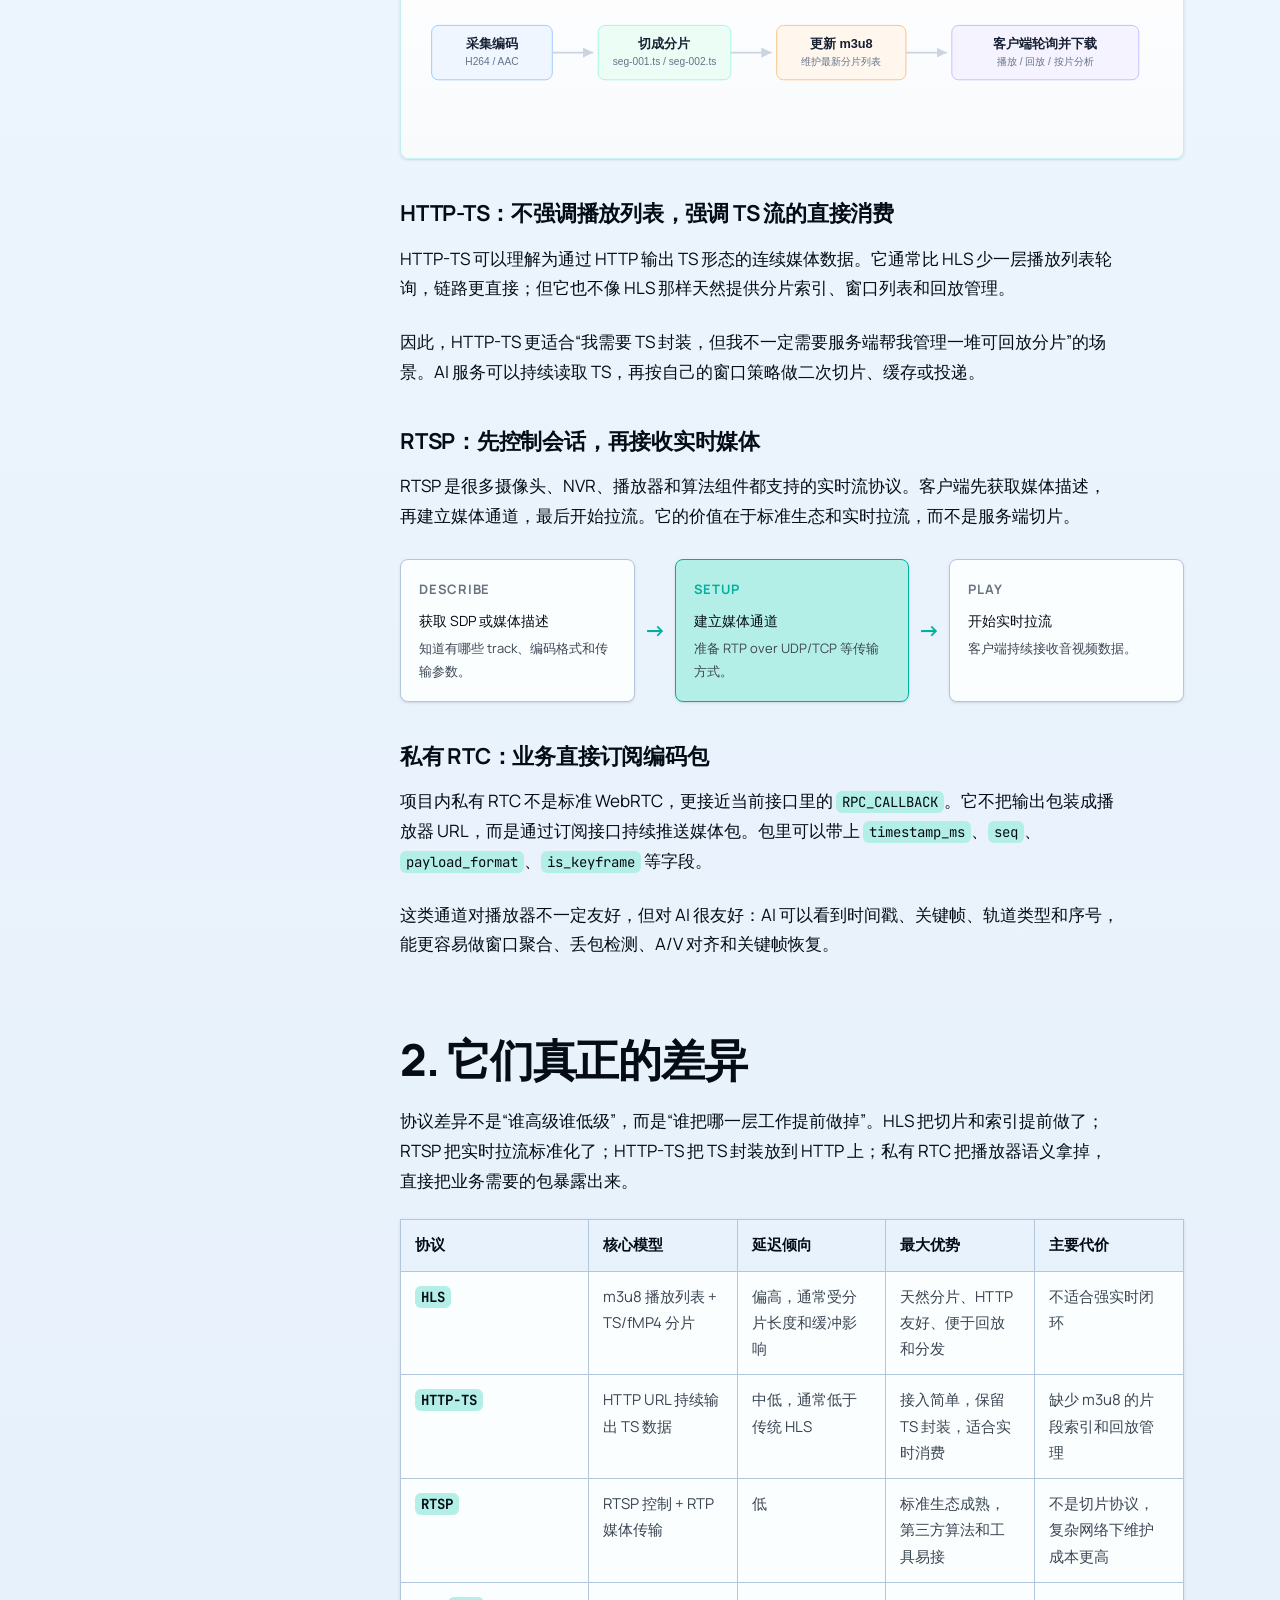
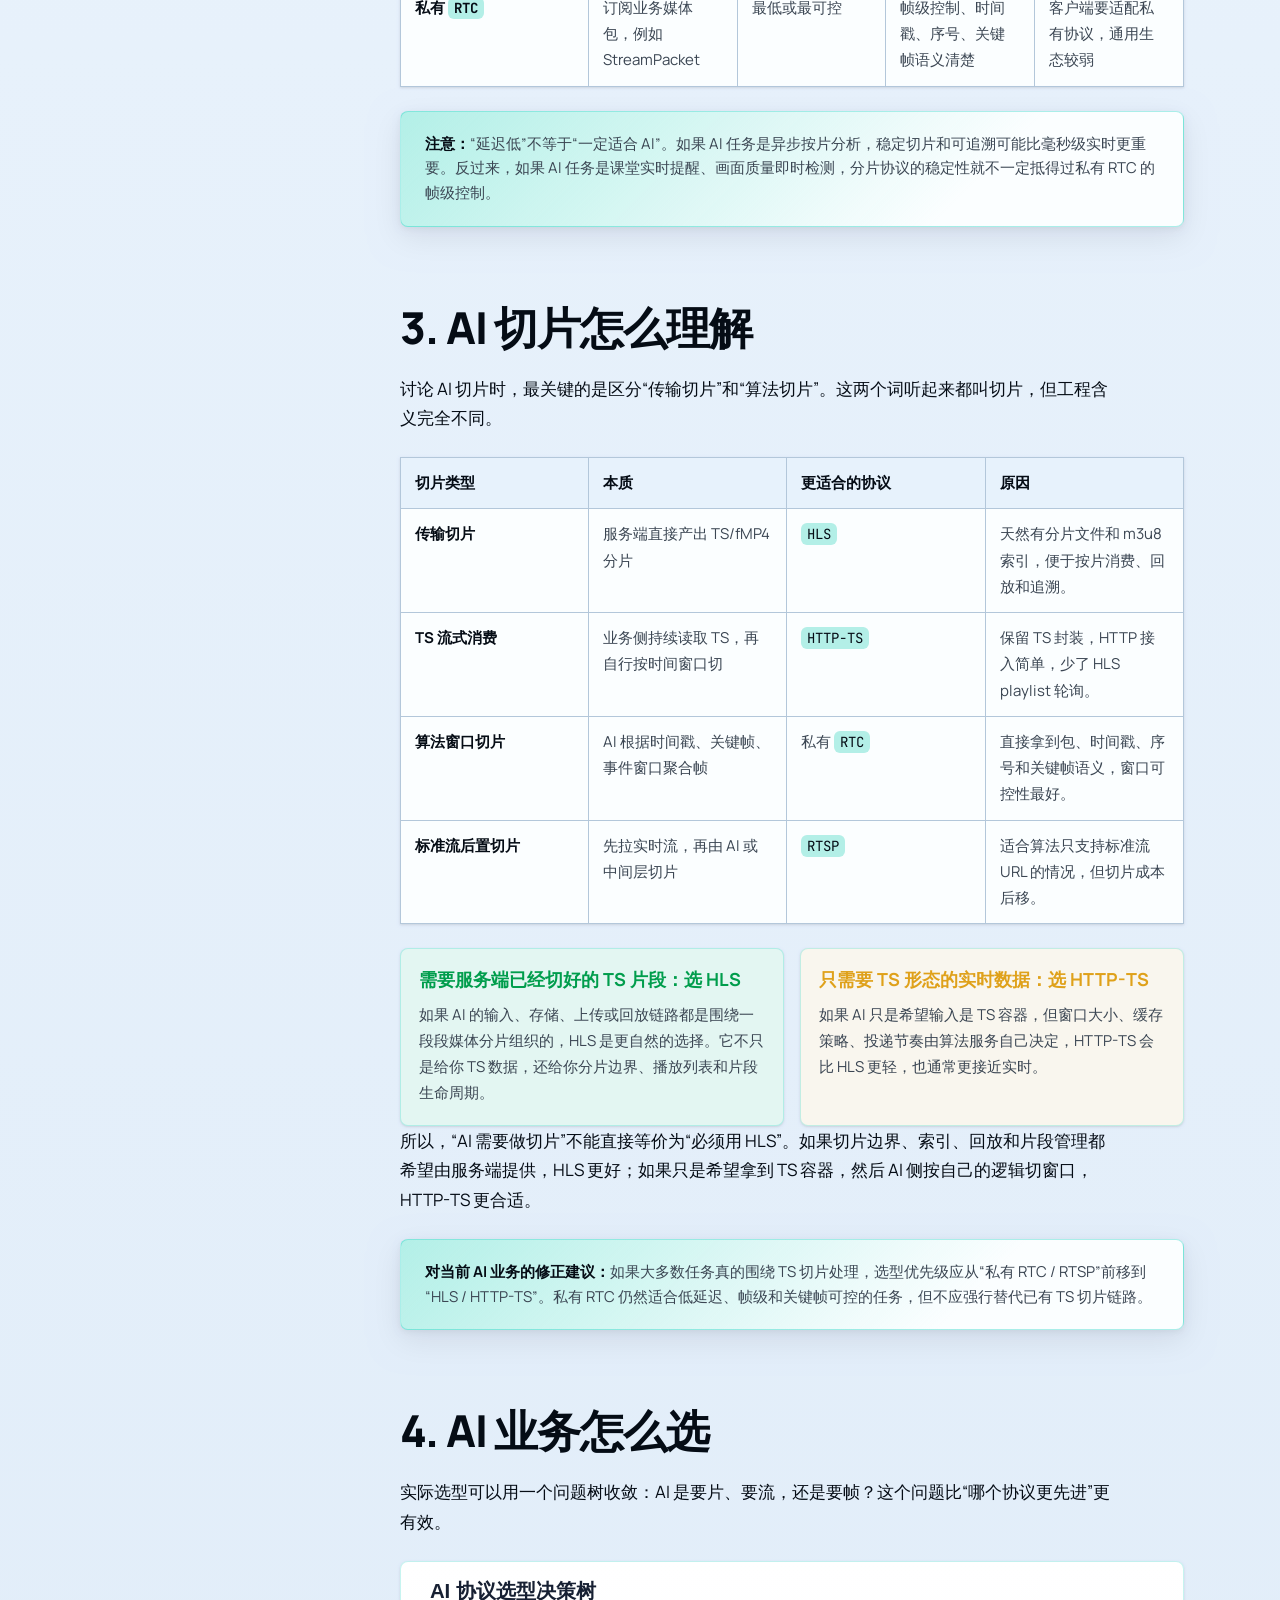
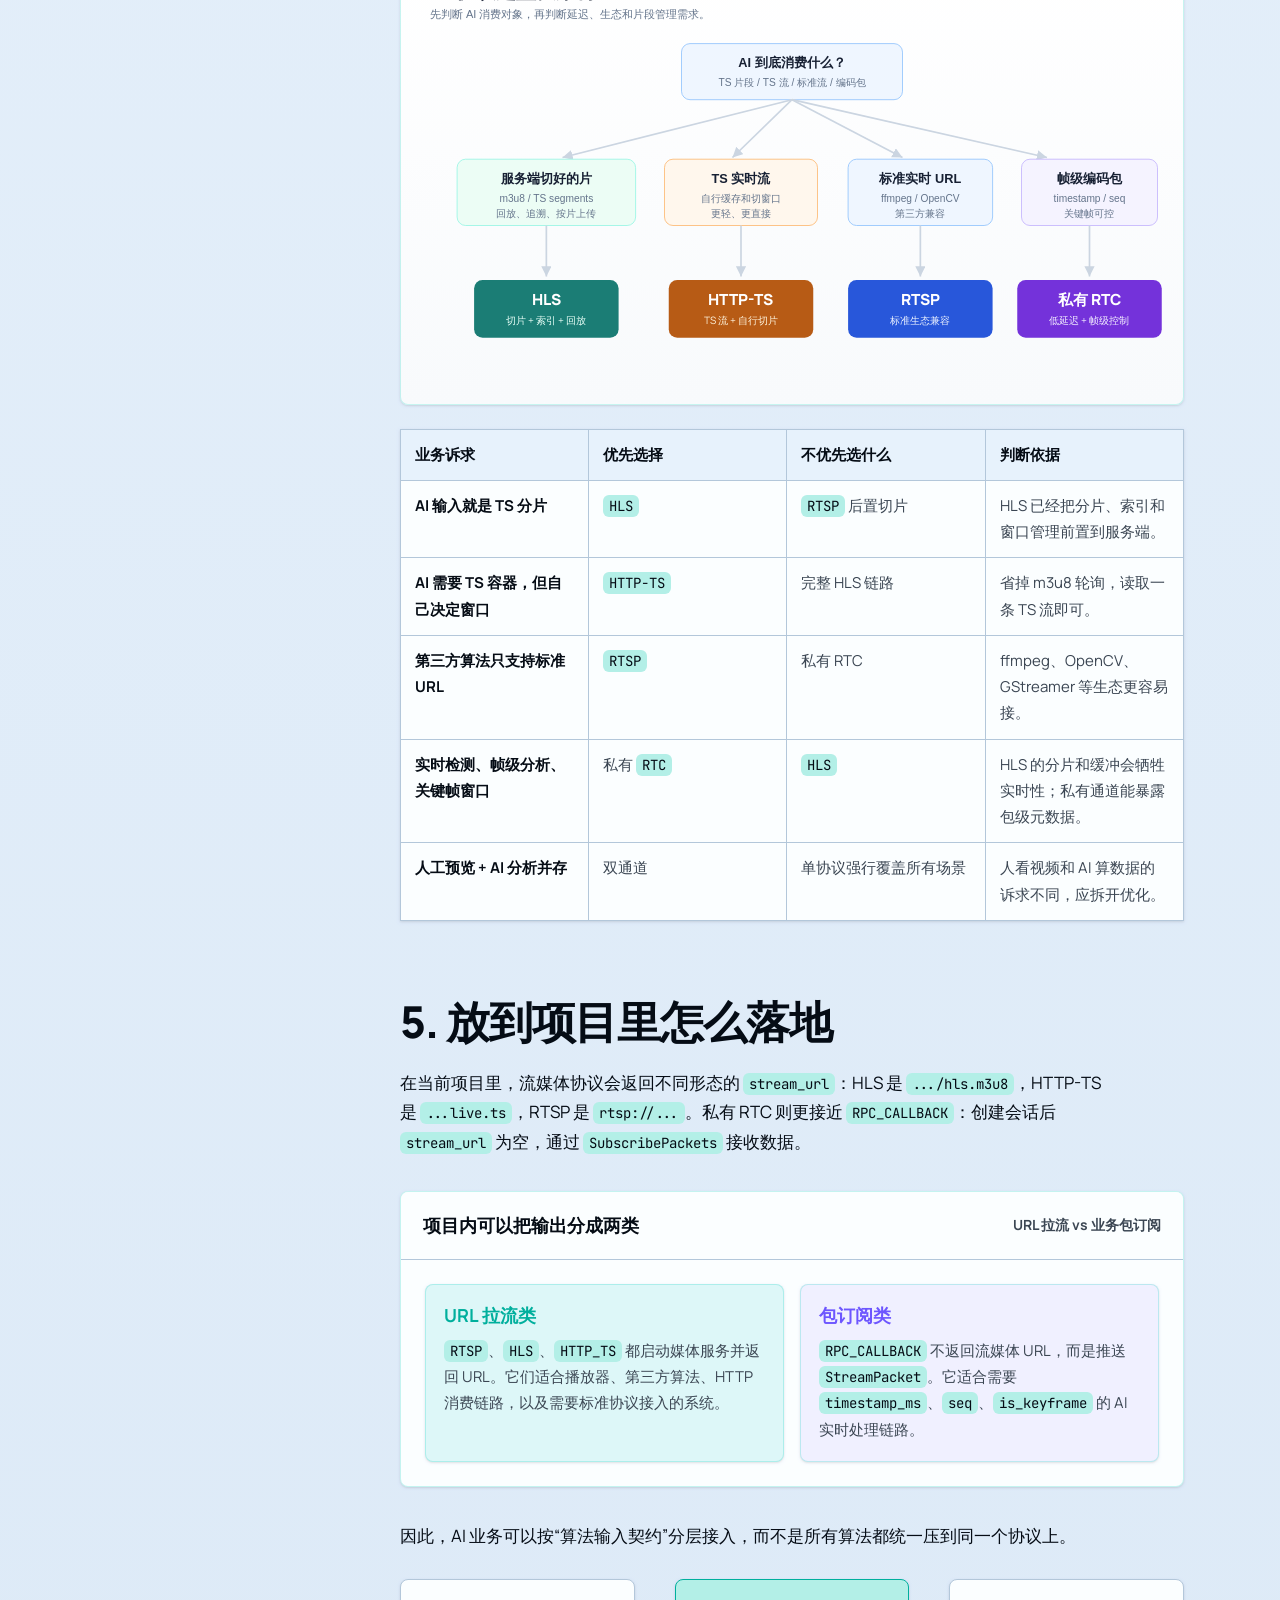
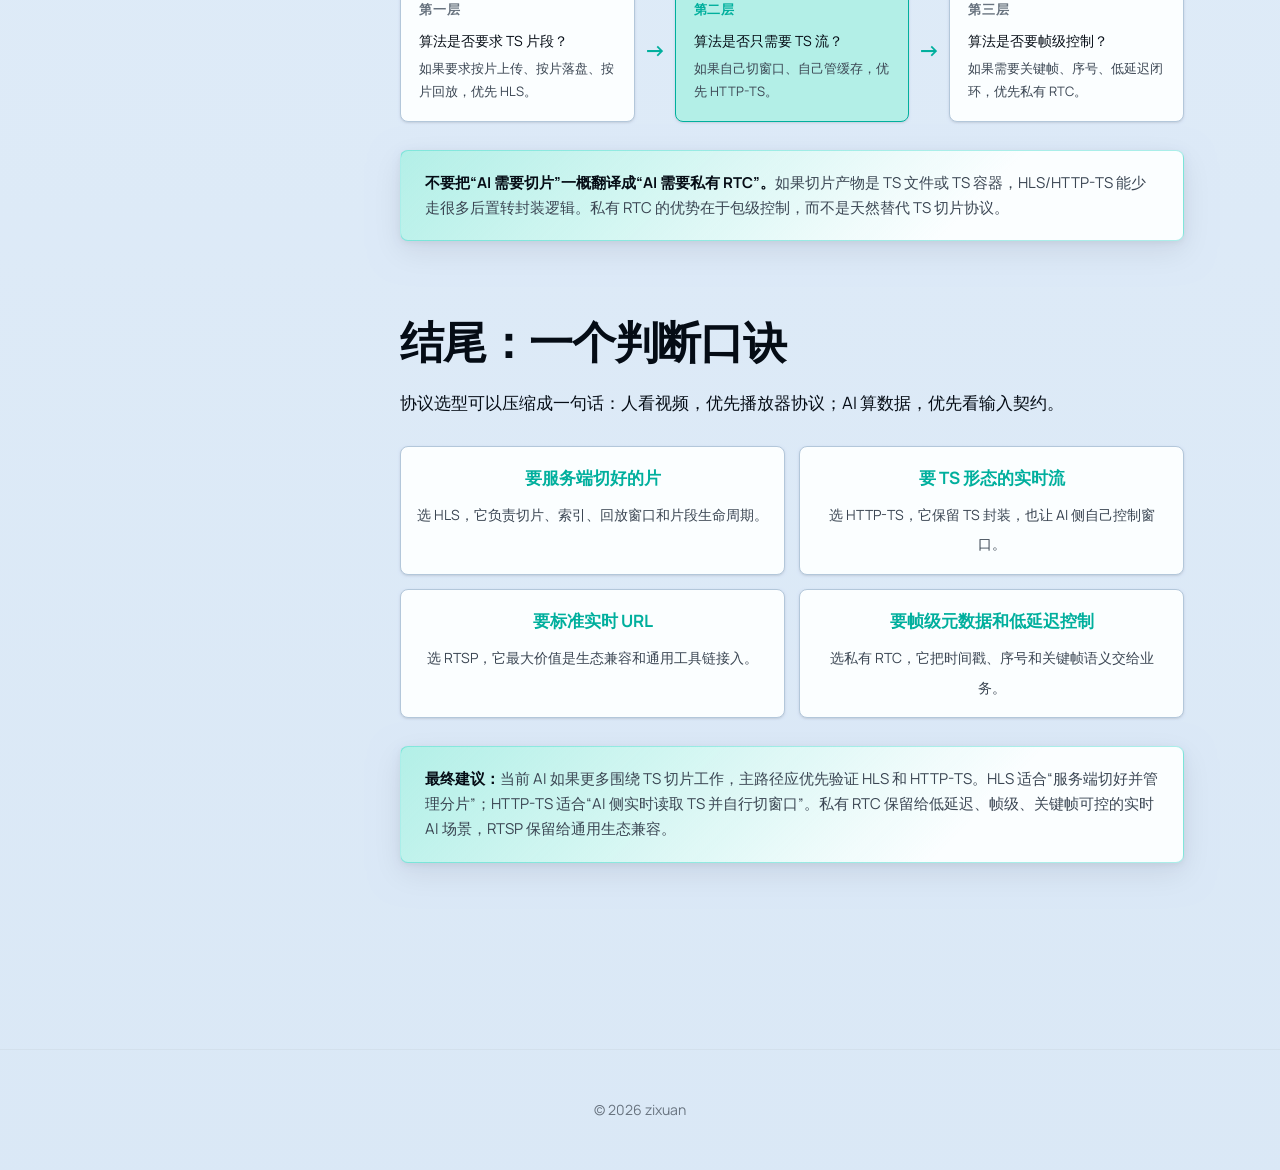
<file: media-protocol-ai-selection.html>
<!doctype html>
<html lang="zh-CN">
<head>
  <meta charset="utf-8" />
  <meta name="viewport" content="width=device-width, initial-scale=1" />
  <title>AI 采集流协议怎么选？</title>
  <link rel="stylesheet" href="shared.css" />
  <style>
    /* ── Article-specific hero ─────────────────── */
    .article-hero::before {
      background:
        linear-gradient(
          to top,
          oklch(0.1 0.01 260 / 0.88) 0%,
          oklch(0.12 0.02 250 / 0.56) 50%,
          oklch(0.16 0.04 210 / 0.18) 100%
        );
    }

    .hero-art {
      position: absolute;
      inset: 0 0 auto auto;
      width: min(56vw, 760px);
      height: 100%;
      opacity: 0.55;
      z-index: 0;
      pointer-events: none;
      mix-blend-mode: screen;
    }

    /* ── TOC ───────────────────────────────────── */
    .toc-head {
      margin-bottom: 12px;
      padding-bottom: 8px;
      border-bottom: 1px solid var(--border-subtle);
    }

    .toc-head span {
      display: block;
      font-size: 11px;
      font-weight: 700;
      letter-spacing: 0.08em;
      text-transform: uppercase;
      color: var(--text-tertiary);
    }

    .toc-head strong {
      display: block;
      margin-top: 4px;
      font-size: 13px;
      line-height: 1.45;
      font-weight: 700;
      color: var(--text-primary);
    }

    .toc-links {
      display: flex;
      flex-direction: column;
      gap: 2px;
    }

    section {
      margin: 0 0 74px;
      scroll-margin-top: 28px;
    }

    section:target h2 {
      color: var(--accent);
    }

    .lead {
      font-size: 18px;
      line-height: 1.75;
      color: var(--text-primary);
    }

    /* ── Figure ────────────────────────────────── */
    .figure {
      margin: 34px 0;
      background: var(--bg-card);
      border: 1px solid var(--border);
      border-radius: 8px;
      box-shadow: var(--shadow-lg);
      overflow: hidden;
    }

    .figure-title {
      display: flex;
      align-items: center;
      justify-content: space-between;
      gap: 18px;
      padding: 18px 22px;
      border-bottom: 1px solid var(--border);
      background: var(--bg-card);
    }

    .figure-title strong { font-size: 18px; }
    .figure-title span { color: var(--text-secondary); font-size: 14px; font-weight: 700; }
    .figure-body { padding: 24px; }

    /* ── Cards ─────────────────────────────────── */
    .two-col {
      display: grid;
      grid-template-columns: repeat(2, minmax(0, 1fr));
      gap: 16px;
    }

    .four-col {
      display: grid;
      grid-template-columns: repeat(4, minmax(0, 1fr));
      gap: 14px;
    }

    .card {
      border: 1px solid var(--border);
      background: var(--bg-card);
      border-radius: 8px;
      padding: 18px;
      box-shadow: var(--shadow-sm);
    }

    .card h4 { margin: 0 0 10px; font-size: 18px; line-height: 1.35; }
    .card p { margin: 0; color: var(--text-secondary); font-size: 15px; }
    .good { border-color: var(--success); background: color-mix(in srgb, var(--success) 8%, var(--bg-card)); }
    .warn { border-color: var(--warning); background: color-mix(in srgb, var(--warning) 8%, var(--bg-card)); }
    .accent-card { border-color: var(--accent); background: color-mix(in srgb, var(--accent) 8%, var(--bg-card)); }
    .purple-card { border-color: var(--violet); background: color-mix(in srgb, var(--violet) 8%, var(--bg-card)); }
    .good h4 { color: var(--success); }
    .warn h4 { color: var(--warning); }
    .accent-card h4 { color: var(--accent); }
    .purple-card h4 { color: var(--violet); }

    .protocol-card b {
      display: inline-flex;
      margin-bottom: 10px;
      padding: 4px 10px;
      border-radius: 999px;
      background: var(--accent-soft);
      color: var(--accent);
      font-size: 12px;
      font-family: var(--font-mono);
    }

    .protocol-card.good b { background: var(--success-soft); color: var(--success); }
    .protocol-card.warn b { background: var(--warning-soft); color: var(--warning); }
    .protocol-card.purple-card b { background: var(--violet-soft); color: var(--violet); }

    /* ── Flow ──────────────────────────────────── */
    .problem-flow {
      display: grid;
      grid-template-columns: 1fr 40px 1fr 40px 1fr;
      align-items: stretch;
      margin: 28px 0;
    }
    .pf-box { border: 1px solid var(--border); border-radius: 8px; background: var(--bg-card); padding: 18px; display: flex; flex-direction: column; gap: 6px; box-shadow: var(--shadow-sm); }
    .pf-box.pf-decision { border-color: var(--accent); background: var(--accent-soft); }
    .pf-box b { font-size: 13px; text-transform: uppercase; letter-spacing: 0.06em; color: var(--text-tertiary); margin-bottom: 4px; }
    .pf-box.pf-decision b { color: var(--accent); }
    .pf-box span { font-size: 14px; color: var(--text-primary); line-height: 1.5; }
    .pf-box small { color: var(--text-secondary); font-size: 13px; }
    .pf-arrow { display: flex; align-items: center; justify-content: center; color: var(--accent); font-size: 22px; font-weight: 700; }

    .mini-summary { display: grid; grid-template-columns: repeat(2, minmax(0, 1fr)); gap: 14px; margin: 28px 0; }
    .mini-summary div { border: 1px solid var(--border); border-radius: 8px; background: var(--bg-card); padding: 16px; text-align: center; box-shadow: var(--shadow-sm); }
    .mini-summary b { display: block; color: var(--accent); font-size: 17px; margin-bottom: 6px; }
    .mini-summary span { color: var(--text-secondary); font-size: 14px; line-height: 1.5; }

    /* ── SVG Diagrams ─────────────────────────── */
    .svg-panel {
      border: 1px solid var(--svg-border);
      background: linear-gradient(180deg, var(--svg-card) 0%, var(--svg-bg) 100%);
      border-radius: 8px;
      margin: 22px 0;
      overflow-x: auto;
      box-shadow: var(--shadow-lg);
    }

    .svg-diagram {
      display: block;
      width: 100%;
      min-width: 920px;
      height: auto;
    }

    .svg-title {
      font: 700 24px -apple-system, BlinkMacSystemFont, "Segoe UI", "PingFang SC", "Microsoft YaHei", sans-serif;
      fill: var(--svg-text);
    }

    .svg-subtitle {
      font: 500 13px -apple-system, BlinkMacSystemFont, "Segoe UI", "PingFang SC", "Microsoft YaHei", sans-serif;
      fill: var(--svg-text-secondary);
    }

    .svg-label {
      font: 700 15px -apple-system, BlinkMacSystemFont, "Segoe UI", "PingFang SC", "Microsoft YaHei", sans-serif;
      fill: var(--svg-text);
    }

    .svg-small {
      font: 500 12px -apple-system, BlinkMacSystemFont, "Segoe UI", "PingFang SC", "Microsoft YaHei", sans-serif;
      fill: var(--svg-text-secondary);
    }

    .matrix-table td:first-child,
    .matrix-table th:first-child {
      width: 24%;
      font-weight: 700;
    }

    .article-content .matrix-table {
      margin: 24px 0;
      border: 1px solid var(--border);
      border-collapse: collapse;
      background: var(--bg-card);
      box-shadow: var(--shadow-sm);
      font-size: 15px;
    }

    .article-content .matrix-table th,
    .article-content .matrix-table td {
      border: 1px solid var(--border);
      padding: 12px 14px;
      text-align: left;
      vertical-align: top;
    }

    .article-content .matrix-table th {
      background: var(--bg-elevated);
      color: var(--text-primary);
      font-weight: 700;
    }

    .article-content .matrix-table td {
      color: var(--text-secondary);
    }

    .article-content .matrix-table td:first-child {
      color: var(--text-primary);
      font-weight: 700;
    }

    @media (max-width: 860px) {
      .four-col { grid-template-columns: repeat(2, minmax(0, 1fr)); }
    }

    @media (max-width: 760px) {
      .two-col, .four-col, .mini-summary { grid-template-columns: 1fr; }
      .problem-flow { grid-template-columns: 1fr; gap: 8px; }
      .pf-arrow { transform: rotate(90deg); height: 28px; }
      .figure-title { display: block; }
      .figure-title span { display: block; margin-top: 6px; }
      .hero-art { width: 100%; opacity: 0.35; }
    }
  </style>
  <script src="theme.js"></script>
</head>
<body>
  <header class="site-header">
    <div class="site-header-inner">
      <a href="./index.html" class="site-logo">zixuan</a>
      <nav class="site-nav">
        <a href="./index.html">Home</a>
        <button class="theme-toggle" id="themeToggle" aria-label="Toggle theme">
          <svg class="sun-icon" fill="none" viewBox="0 0 24 24" stroke="currentColor" stroke-width="2">
            <circle cx="12" cy="12" r="5"/>
            <path d="M12 1v2M12 21v2M4.22 4.22l1.42 1.42M18.36 18.36l1.42 1.42M1 12h2M21 12h2M4.22 19.78l1.42-1.42M18.36 5.64l1.42-1.42"/>
          </svg>
          <svg class="moon-icon" fill="none" viewBox="0 0 24 24" stroke="currentColor" stroke-width="2" style="display:none">
            <path d="M21 12.79A9 9 0 1111.21 3 7 7 0 0021 12.79z"/>
          </svg>
        </button>
      </nav>
    </div>
  </header>

  <header class="article-hero">
    <svg class="hero-art" viewBox="0 0 760 520" fill="none" aria-hidden="true">
      <defs>
        <pattern id="streamGrid" width="58" height="58" patternUnits="userSpaceOnUse">
          <path d="M58 0H0V58" stroke="#ffffff" stroke-opacity="0.12" stroke-width="1"/>
        </pattern>
        <linearGradient id="streamGlow" x1="80" y1="62" x2="706" y2="458" gradientUnits="userSpaceOnUse">
          <stop stop-color="#7DD3FC" stop-opacity="0.7"/>
          <stop offset="1" stop-color="#5EEAD4" stop-opacity="0.28"/>
        </linearGradient>
      </defs>
      <rect width="760" height="520" fill="url(#streamGrid)"/>
      <path d="M110 144C210 64 290 76 386 148C480 218 558 218 664 144" stroke="url(#streamGlow)" stroke-width="6" stroke-linecap="round"/>
      <path d="M112 262C214 182 294 194 388 264C482 334 560 334 664 262" stroke="url(#streamGlow)" stroke-width="6" stroke-linecap="round" opacity="0.72"/>
      <path d="M112 380C214 300 294 312 388 382C482 452 560 452 664 380" stroke="url(#streamGlow)" stroke-width="6" stroke-linecap="round" opacity="0.46"/>
      <g fill="#ffffff" fill-opacity="0.15" stroke="#ffffff" stroke-opacity="0.55">
        <rect x="114" y="102" width="92" height="52" rx="12"/>
        <rect x="334" y="222" width="92" height="52" rx="12"/>
        <rect x="572" y="342" width="92" height="52" rx="12"/>
      </g>
      <g fill="#ffffff">
        <circle cx="160" cy="128" r="5"/>
        <circle cx="380" cy="248" r="5"/>
        <circle cx="618" cy="368" r="5"/>
      </g>
    </svg>
    <div class="hero-inner">
      <h1>AI 采集流协议怎么选？</h1>
      <p class="subtitle">同样是把音视频从采集服务送到业务侧，四种协议解决的不是同一个问题。AI 如果主要消费 TS 切片，HLS 或 HTTP-TS 往往比 RTSP 更直接；如果消费帧、时间戳和关键帧，私有 RTC 才是更合适的主通道。</p>
      <div class="hero-tags">
        <span>HTTP-TS</span>
        <span>HLS</span>
        <span>RTSP</span>
        <span>私有 RTC</span>
        <span>AI 切片</span>
      </div>
      <div class="byline">
        <div class="byline-avatar">Z</div>
        <span class="byline-name">zixuan</span>
        <span class="byline-sep">·</span>
        <span class="byline-date">2026 年 6 月 30 日</span>
      </div>
    </div>
  </header>

  <div class="article-layout">
    <aside class="article-toc" aria-label="文章目录">
      <nav class="toc">
        <div class="toc-head">
          <span>目录</span>
          <strong>从协议原理，到 AI 切片选型</strong>
        </div>
        <div class="toc-links">
          <a href="#opening">0. 先把问题问准</a>
          <a href="#principle">1. 四种协议的原理</a>
          <a href="#comparison">2. 它们真正的差异</a>
          <a href="#slicing">3. AI 切片怎么理解</a>
          <a href="#decision">4. AI 业务怎么选</a>
          <a href="#project">5. 放到项目里怎么落地</a>
          <a href="#conclusion">结尾. 一个判断口诀</a>
        </div>
      </nav>
    </aside>

    <main class="article-content">
      <section id="opening">
        <p class="lead">协议选型最容易陷入一个误区：先问哪个协议延迟最低、生态最好、最容易接。但对 AI 业务来说，更重要的问题是：算法到底消费什么？是连续实时流、TS 容器、服务端切好的分片，还是带时间戳和关键帧标记的编码包？</p>
        <div class="note">
          <strong>本文的核心结论：</strong>如果 AI 业务的输入单位就是 TS 切片，优先看 HLS 或 HTTP-TS；如果 AI 业务需要帧级控制、低延迟、时间戳对齐和关键帧管理，优先看项目内私有 RTC；RTSP 则更适合作为标准实时流兼容层。
        </div>
      </section>

      <section id="principle">
        <h2>1. 四种协议的原理</h2>
        <p>HTTP-TS、HLS、RTSP 和私有 RTC 都能承载音视频，但它们的基本模型完全不同：有的是播放协议，有的是传输封装，有的是实时控制协议，有的是业务数据通道。</p>

        <div class="four-col">
          <div class="card protocol-card good">
            <b>HLS</b>
            <h4>播放列表 + 分片</h4>
            <p>服务端持续生成 <code>.m3u8</code> 和 <code>.ts</code> 或 fMP4 分片，客户端轮询播放列表并下载最新分片。</p>
          </div>
          <div class="card protocol-card warn">
            <b>HTTP-TS</b>
            <h4>HTTP 承载 TS 流</h4>
            <p>客户端通过一个 HTTP URL 读取 TS 形态的数据流，链路比 HLS 更直接，但没有 m3u8 的索引语义。</p>
          </div>
          <div class="card protocol-card accent-card">
            <b>RTSP</b>
            <h4>实时流控制</h4>
            <p>RTSP 负责 DESCRIBE、SETUP、PLAY 等会话控制，媒体数据通常通过 RTP 连续传输。</p>
          </div>
          <div class="card protocol-card purple-card">
            <b>RTC</b>
            <h4>业务包回调</h4>
            <p>项目内私有 RTC 更像 <code>RPC_CALLBACK</code>：不返回 URL，而是订阅 <code>StreamPacket</code>。</p>
          </div>
        </div>

        <h3>HLS：服务端先切片，再让客户端按列表取片</h3>
        <p>HLS 的核心不是低延迟，而是 HTTP 化的稳定分发。服务端把连续媒体流切成一段段媒体分片，同时维护一个播放列表。客户端不断刷新 <code>.m3u8</code>，再按列表下载分片。</p>

        <div class="svg-panel">
          <svg class="svg-diagram" viewBox="0 0 920 260" xmlns="http://www.w3.org/2000/svg" role="img" aria-label="HLS 原理图">
            <defs>
              <marker id="arrowA" markerWidth="8" markerHeight="8" refX="6" refY="3" orient="auto">
                <polygon points="0,0 6,3 0,6" fill="var(--svg-connector)"/>
              </marker>
            </defs>
            <text x="32" y="42" class="svg-title">HLS：m3u8 播放列表 + 媒体分片</text>
            <text x="32" y="66" class="svg-subtitle">优势是稳定、可分发、天然有片段；代价是等待分片和播放列表更新。</text>

            <rect x="36" y="104" width="142" height="64" rx="8" fill="var(--svg-blue-bg)" stroke="var(--svg-blue-mid)"/>
            <text x="107" y="131" text-anchor="middle" class="svg-label">采集编码</text>
            <text x="107" y="151" text-anchor="middle" class="svg-small">H264 / AAC</text>
            <line x1="178" y1="136" x2="226" y2="136" stroke="var(--svg-connector)" stroke-width="2" marker-end="url(#arrowA)"/>

            <rect x="232" y="104" width="156" height="64" rx="8" fill="var(--svg-teal-bg)" stroke="var(--svg-teal-mid)"/>
            <text x="310" y="131" text-anchor="middle" class="svg-label">切成分片</text>
            <text x="310" y="151" text-anchor="middle" class="svg-small">seg-001.ts / seg-002.ts</text>
            <line x1="388" y1="136" x2="436" y2="136" stroke="var(--svg-connector)" stroke-width="2" marker-end="url(#arrowA)"/>

            <rect x="442" y="104" width="152" height="64" rx="8" fill="var(--svg-amber-bg)" stroke="var(--svg-amber-mid)"/>
            <text x="518" y="131" text-anchor="middle" class="svg-label">更新 m3u8</text>
            <text x="518" y="151" text-anchor="middle" class="svg-small">维护最新分片列表</text>
            <line x1="594" y1="136" x2="642" y2="136" stroke="var(--svg-connector)" stroke-width="2" marker-end="url(#arrowA)"/>

            <rect x="648" y="104" width="220" height="64" rx="8" fill="var(--svg-purple-bg)" stroke="var(--svg-purple-mid)"/>
            <text x="758" y="131" text-anchor="middle" class="svg-label">客户端轮询并下载</text>
            <text x="758" y="151" text-anchor="middle" class="svg-small">播放 / 回放 / 按片分析</text>
          </svg>
        </div>

        <h3>HTTP-TS：不强调播放列表，强调 TS 流的直接消费</h3>
        <p>HTTP-TS 可以理解为通过 HTTP 输出 TS 形态的连续媒体数据。它通常比 HLS 少一层播放列表轮询，链路更直接；但它也不像 HLS 那样天然提供分片索引、窗口列表和回放管理。</p>
        <p>因此，HTTP-TS 更适合“我需要 TS 封装，但我不一定需要服务端帮我管理一堆可回放分片”的场景。AI 服务可以持续读取 TS，再按自己的窗口策略做二次切片、缓存或投递。</p>

        <h3>RTSP：先控制会话，再接收实时媒体</h3>
        <p>RTSP 是很多摄像头、NVR、播放器和算法组件都支持的实时流协议。客户端先获取媒体描述，再建立媒体通道，最后开始拉流。它的价值在于标准生态和实时拉流，而不是服务端切片。</p>

        <div class="problem-flow">
          <div class="pf-box">
            <b>DESCRIBE</b>
            <span>获取 SDP 或媒体描述</span>
            <small>知道有哪些 track、编码格式和传输参数。</small>
          </div>
          <div class="pf-arrow">→</div>
          <div class="pf-box pf-decision">
            <b>SETUP</b>
            <span>建立媒体通道</span>
            <small>准备 RTP over UDP/TCP 等传输方式。</small>
          </div>
          <div class="pf-arrow">→</div>
          <div class="pf-box">
            <b>PLAY</b>
            <span>开始实时拉流</span>
            <small>客户端持续接收音视频数据。</small>
          </div>
        </div>

        <h3>私有 RTC：业务直接订阅编码包</h3>
        <p>项目内私有 RTC 不是标准 WebRTC，更接近当前接口里的 <code>RPC_CALLBACK</code>。它不把输出包装成播放器 URL，而是通过订阅接口持续推送媒体包。包里可以带上 <code>timestamp_ms</code>、<code>seq</code>、<code>payload_format</code>、<code>is_keyframe</code> 等字段。</p>
        <p>这类通道对播放器不一定友好，但对 AI 很友好：AI 可以看到时间戳、关键帧、轨道类型和序号，能更容易做窗口聚合、丢包检测、A/V 对齐和关键帧恢复。</p>
      </section>

      <section id="comparison">
        <h2>2. 它们真正的差异</h2>
        <p>协议差异不是“谁高级谁低级”，而是“谁把哪一层工作提前做掉”。HLS 把切片和索引提前做了；RTSP 把实时拉流标准化了；HTTP-TS 把 TS 封装放到 HTTP 上；私有 RTC 把播放器语义拿掉，直接把业务需要的包暴露出来。</p>

        <table class="matrix-table">
          <thead>
            <tr>
              <th>协议</th>
              <th>核心模型</th>
              <th>延迟倾向</th>
              <th>最大优势</th>
              <th>主要代价</th>
            </tr>
          </thead>
          <tbody>
            <tr>
              <td><code>HLS</code></td>
              <td>m3u8 播放列表 + TS/fMP4 分片</td>
              <td>偏高，通常受分片长度和缓冲影响</td>
              <td>天然分片、HTTP 友好、便于回放和分发</td>
              <td>不适合强实时闭环</td>
            </tr>
            <tr>
              <td><code>HTTP-TS</code></td>
              <td>HTTP URL 持续输出 TS 数据</td>
              <td>中低，通常低于传统 HLS</td>
              <td>接入简单，保留 TS 封装，适合实时消费</td>
              <td>缺少 m3u8 的片段索引和回放管理</td>
            </tr>
            <tr>
              <td><code>RTSP</code></td>
              <td>RTSP 控制 + RTP 媒体传输</td>
              <td>低</td>
              <td>标准生态成熟，第三方算法和工具易接</td>
              <td>不是切片协议，复杂网络下维护成本更高</td>
            </tr>
            <tr>
              <td>私有 <code>RTC</code></td>
              <td>订阅业务媒体包，例如 StreamPacket</td>
              <td>最低或最可控</td>
              <td>帧级控制、时间戳、序号、关键帧语义清楚</td>
              <td>客户端要适配私有协议，通用生态较弱</td>
            </tr>
          </tbody>
        </table>

        <div class="note warn">
          <strong>注意：</strong>“延迟低”不等于“一定适合 AI”。如果 AI 任务是异步按片分析，稳定切片和可追溯可能比毫秒级实时更重要。反过来，如果 AI 任务是课堂实时提醒、画面质量即时检测，分片协议的稳定性就不一定抵得过私有 RTC 的帧级控制。
        </div>
      </section>

      <section id="slicing">
        <h2>3. AI 切片怎么理解</h2>
        <p>讨论 AI 切片时，最关键的是区分“传输切片”和“算法切片”。这两个词听起来都叫切片，但工程含义完全不同。</p>

        <table class="matrix-table">
          <thead>
            <tr>
              <th>切片类型</th>
              <th>本质</th>
              <th>更适合的协议</th>
              <th>原因</th>
            </tr>
          </thead>
          <tbody>
            <tr>
              <td>传输切片</td>
              <td>服务端直接产出 TS/fMP4 分片</td>
              <td><code>HLS</code></td>
              <td>天然有分片文件和 m3u8 索引，便于按片消费、回放和追溯。</td>
            </tr>
            <tr>
              <td>TS 流式消费</td>
              <td>业务侧持续读取 TS，再自行按时间窗口切</td>
              <td><code>HTTP-TS</code></td>
              <td>保留 TS 封装，HTTP 接入简单，少了 HLS playlist 轮询。</td>
            </tr>
            <tr>
              <td>算法窗口切片</td>
              <td>AI 根据时间戳、关键帧、事件窗口聚合帧</td>
              <td>私有 <code>RTC</code></td>
              <td>直接拿到包、时间戳、序号和关键帧语义，窗口可控性最好。</td>
            </tr>
            <tr>
              <td>标准流后置切片</td>
              <td>先拉实时流，再由 AI 或中间层切片</td>
              <td><code>RTSP</code></td>
              <td>适合算法只支持标准流 URL 的情况，但切片成本后移。</td>
            </tr>
          </tbody>
        </table>

        <div class="two-col">
          <div class="card good">
            <h4>需要服务端已经切好的 TS 片段：选 HLS</h4>
            <p>如果 AI 的输入、存储、上传或回放链路都是围绕一段段媒体分片组织的，HLS 是更自然的选择。它不只是给你 TS 数据，还给你分片边界、播放列表和片段生命周期。</p>
          </div>
          <div class="card warn">
            <h4>只需要 TS 形态的实时数据：选 HTTP-TS</h4>
            <p>如果 AI 只是希望输入是 TS 容器，但窗口大小、缓存策略、投递节奏由算法服务自己决定，HTTP-TS 会比 HLS 更轻，也通常更接近实时。</p>
          </div>
        </div>

        <p>所以，“AI 需要做切片”不能直接等价为“必须用 HLS”。如果切片边界、索引、回放和片段管理都希望由服务端提供，HLS 更好；如果只是希望拿到 TS 容器，然后 AI 侧按自己的逻辑切窗口，HTTP-TS 更合适。</p>

        <div class="note ok">
          <strong>对当前 AI 业务的修正建议：</strong>如果大多数任务真的围绕 TS 切片处理，选型优先级应从“私有 RTC / RTSP”前移到“HLS / HTTP-TS”。私有 RTC 仍然适合低延迟、帧级和关键帧可控的任务，但不应强行替代已有 TS 切片链路。
        </div>
      </section>

      <section id="decision">
        <h2>4. AI 业务怎么选</h2>
        <p>实际选型可以用一个问题树收敛：AI 是要片、要流，还是要帧？这个问题比“哪个协议更先进”更有效。</p>

        <div class="svg-panel">
          <svg class="svg-diagram" viewBox="0 0 920 520" xmlns="http://www.w3.org/2000/svg" role="img" aria-label="AI 协议选型决策树">
            <defs>
              <marker id="arrowB" markerWidth="8" markerHeight="8" refX="6" refY="3" orient="auto">
                <polygon points="0,0 6,3 0,6" fill="var(--svg-connector)"/>
              </marker>
            </defs>
            <text x="34" y="42" class="svg-title">AI 协议选型决策树</text>
            <text x="34" y="66" class="svg-subtitle">先判断 AI 消费对象，再判断延迟、生态和片段管理需求。</text>

            <rect x="330" y="96" width="260" height="66" rx="10" fill="var(--svg-blue-bg)" stroke="var(--svg-blue-mid)"/>
            <text x="460" y="124" text-anchor="middle" class="svg-label">AI 到底消费什么？</text>
            <text x="460" y="146" text-anchor="middle" class="svg-small">TS 片段 / TS 流 / 标准流 / 编码包</text>

            <line x1="460" y1="162" x2="190" y2="230" stroke="var(--svg-connector)" stroke-width="2" marker-end="url(#arrowB)"/>
            <line x1="460" y1="162" x2="390" y2="230" stroke="var(--svg-connector)" stroke-width="2" marker-end="url(#arrowB)"/>
            <line x1="460" y1="162" x2="590" y2="230" stroke="var(--svg-connector)" stroke-width="2" marker-end="url(#arrowB)"/>
            <line x1="460" y1="162" x2="760" y2="230" stroke="var(--svg-connector)" stroke-width="2" marker-end="url(#arrowB)"/>

            <rect x="66" y="232" width="210" height="78" rx="10" fill="var(--svg-teal-bg)" stroke="var(--svg-teal-mid)"/>
            <text x="171" y="260" text-anchor="middle" class="svg-label">服务端切好的片</text>
            <text x="171" y="282" text-anchor="middle" class="svg-small">m3u8 / TS segments</text>
            <text x="171" y="300" text-anchor="middle" class="svg-small">回放、追溯、按片上传</text>

            <rect x="310" y="232" width="180" height="78" rx="10" fill="var(--svg-amber-bg)" stroke="var(--svg-amber-mid)"/>
            <text x="400" y="260" text-anchor="middle" class="svg-label">TS 实时流</text>
            <text x="400" y="282" text-anchor="middle" class="svg-small">自行缓存和切窗口</text>
            <text x="400" y="300" text-anchor="middle" class="svg-small">更轻、更直接</text>

            <rect x="526" y="232" width="170" height="78" rx="10" fill="var(--svg-blue-bg)" stroke="var(--svg-blue-mid)"/>
            <text x="611" y="260" text-anchor="middle" class="svg-label">标准实时 URL</text>
            <text x="611" y="282" text-anchor="middle" class="svg-small">ffmpeg / OpenCV</text>
            <text x="611" y="300" text-anchor="middle" class="svg-small">第三方兼容</text>

            <rect x="730" y="232" width="160" height="78" rx="10" fill="var(--svg-purple-bg)" stroke="var(--svg-purple-mid)"/>
            <text x="810" y="260" text-anchor="middle" class="svg-label">帧级编码包</text>
            <text x="810" y="282" text-anchor="middle" class="svg-small">timestamp / seq</text>
            <text x="810" y="300" text-anchor="middle" class="svg-small">关键帧可控</text>

            <line x1="171" y1="310" x2="171" y2="370" stroke="var(--svg-connector)" stroke-width="2" marker-end="url(#arrowB)"/>
            <line x1="400" y1="310" x2="400" y2="370" stroke="var(--svg-connector)" stroke-width="2" marker-end="url(#arrowB)"/>
            <line x1="611" y1="310" x2="611" y2="370" stroke="var(--svg-connector)" stroke-width="2" marker-end="url(#arrowB)"/>
            <line x1="810" y1="310" x2="810" y2="370" stroke="var(--svg-connector)" stroke-width="2" marker-end="url(#arrowB)"/>

            <rect x="86" y="374" width="170" height="68" rx="10" fill="var(--svg-teal)" opacity="0.95"/>
            <text x="171" y="404" text-anchor="middle" fill="#fff" font-size="18" font-weight="800">HLS</text>
            <text x="171" y="426" text-anchor="middle" fill="#e8fff7" font-size="12">切片 + 索引 + 回放</text>

            <rect x="315" y="374" width="170" height="68" rx="10" fill="var(--svg-amber)" opacity="0.95"/>
            <text x="400" y="404" text-anchor="middle" fill="#fff" font-size="18" font-weight="800">HTTP-TS</text>
            <text x="400" y="426" text-anchor="middle" fill="#fff5df" font-size="12">TS 流 + 自行切片</text>

            <rect x="526" y="374" width="170" height="68" rx="10" fill="var(--svg-blue)" opacity="0.95"/>
            <text x="611" y="404" text-anchor="middle" fill="#fff" font-size="18" font-weight="800">RTSP</text>
            <text x="611" y="426" text-anchor="middle" fill="#edf3ff" font-size="12">标准生态兼容</text>

            <rect x="725" y="374" width="170" height="68" rx="10" fill="var(--svg-purple)" opacity="0.95"/>
            <text x="810" y="404" text-anchor="middle" fill="#fff" font-size="18" font-weight="800">私有 RTC</text>
            <text x="810" y="426" text-anchor="middle" fill="#f4f0ff" font-size="12">低延迟 + 帧级控制</text>
          </svg>
        </div>

        <table class="matrix-table">
          <thead>
            <tr>
              <th>业务诉求</th>
              <th>优先选择</th>
              <th>不优先选什么</th>
              <th>判断依据</th>
            </tr>
          </thead>
          <tbody>
            <tr>
              <td>AI 输入就是 TS 分片</td>
              <td><code>HLS</code></td>
              <td><code>RTSP</code> 后置切片</td>
              <td>HLS 已经把分片、索引和窗口管理前置到服务端。</td>
            </tr>
            <tr>
              <td>AI 需要 TS 容器，但自己决定窗口</td>
              <td><code>HTTP-TS</code></td>
              <td>完整 HLS 链路</td>
              <td>省掉 m3u8 轮询，读取一条 TS 流即可。</td>
            </tr>
            <tr>
              <td>第三方算法只支持标准 URL</td>
              <td><code>RTSP</code></td>
              <td>私有 RTC</td>
              <td>ffmpeg、OpenCV、GStreamer 等生态更容易接。</td>
            </tr>
            <tr>
              <td>实时检测、帧级分析、关键帧窗口</td>
              <td>私有 <code>RTC</code></td>
              <td><code>HLS</code></td>
              <td>HLS 的分片和缓冲会牺牲实时性；私有通道能暴露包级元数据。</td>
            </tr>
            <tr>
              <td>人工预览 + AI 分析并存</td>
              <td>双通道</td>
              <td>单协议强行覆盖所有场景</td>
              <td>人看视频和 AI 算数据的诉求不同，应拆开优化。</td>
            </tr>
          </tbody>
        </table>
      </section>

      <section id="project">
        <h2>5. 放到项目里怎么落地</h2>
        <p>在当前项目里，流媒体协议会返回不同形态的 <code>stream_url</code>：HLS 是 <code>.../hls.m3u8</code>，HTTP-TS 是 <code>...live.ts</code>，RTSP 是 <code>rtsp://...</code>。私有 RTC 则更接近 <code>RPC_CALLBACK</code>：创建会话后 <code>stream_url</code> 为空，通过 <code>SubscribePackets</code> 接收数据。</p>

        <div class="figure">
          <div class="figure-title">
            <strong>项目内可以把输出分成两类</strong>
            <span>URL 拉流 vs 业务包订阅</span>
          </div>
          <div class="figure-body">
            <div class="two-col">
              <div class="card accent-card">
                <h4>URL 拉流类</h4>
                <p><code>RTSP</code>、<code>HLS</code>、<code>HTTP_TS</code> 都启动媒体服务并返回 URL。它们适合播放器、第三方算法、HTTP 消费链路，以及需要标准协议接入的系统。</p>
              </div>
              <div class="card purple-card">
                <h4>包订阅类</h4>
                <p><code>RPC_CALLBACK</code> 不返回流媒体 URL，而是推送 <code>StreamPacket</code>。它适合需要 <code>timestamp_ms</code>、<code>seq</code>、<code>is_keyframe</code> 的 AI 实时处理链路。</p>
              </div>
            </div>
          </div>
        </div>

        <p>因此，AI 业务可以按“算法输入契约”分层接入，而不是所有算法都统一压到同一个协议上。</p>

        <div class="problem-flow">
          <div class="pf-box">
            <b>第一层</b>
            <span>算法是否要求 TS 片段？</span>
            <small>如果要求按片上传、按片落盘、按片回放，优先 HLS。</small>
          </div>
          <div class="pf-arrow">→</div>
          <div class="pf-box pf-decision">
            <b>第二层</b>
            <span>算法是否只需要 TS 流？</span>
            <small>如果自己切窗口、自己管缓存，优先 HTTP-TS。</small>
          </div>
          <div class="pf-arrow">→</div>
          <div class="pf-box">
            <b>第三层</b>
            <span>算法是否要帧级控制？</span>
            <small>如果需要关键帧、序号、低延迟闭环，优先私有 RTC。</small>
          </div>
        </div>

        <div class="note warn">
          <strong>不要把“AI 需要切片”一概翻译成“AI 需要私有 RTC”。</strong>如果切片产物是 TS 文件或 TS 容器，HLS/HTTP-TS 能少走很多后置转封装逻辑。私有 RTC 的优势在于包级控制，而不是天然替代 TS 切片协议。
        </div>
      </section>

      <section id="conclusion">
        <h2>结尾：一个判断口诀</h2>
        <p>协议选型可以压缩成一句话：人看视频，优先播放器协议；AI 算数据，优先看输入契约。</p>

        <div class="mini-summary">
          <div>
            <b>要服务端切好的片</b>
            <span>选 HLS，它负责切片、索引、回放窗口和片段生命周期。</span>
          </div>
          <div>
            <b>要 TS 形态的实时流</b>
            <span>选 HTTP-TS，它保留 TS 封装，也让 AI 侧自己控制窗口。</span>
          </div>
          <div>
            <b>要标准实时 URL</b>
            <span>选 RTSP，它最大价值是生态兼容和通用工具链接入。</span>
          </div>
          <div>
            <b>要帧级元数据和低延迟控制</b>
            <span>选私有 RTC，它把时间戳、序号和关键帧语义交给业务。</span>
          </div>
        </div>

        <div class="note ok">
          <strong>最终建议：</strong>当前 AI 如果更多围绕 TS 切片工作，主路径应优先验证 HLS 和 HTTP-TS。HLS 适合“服务端切好并管理分片”；HTTP-TS 适合“AI 侧实时读取 TS 并自行切窗口”。私有 RTC 保留给低延迟、帧级、关键帧可控的实时 AI 场景，RTSP 保留给通用生态兼容。
        </div>
      </section>
    </main>
  </div>

  <footer class="site-footer">
    &copy; 2026 zixuan
  </footer>
</body>
</html>
</file>
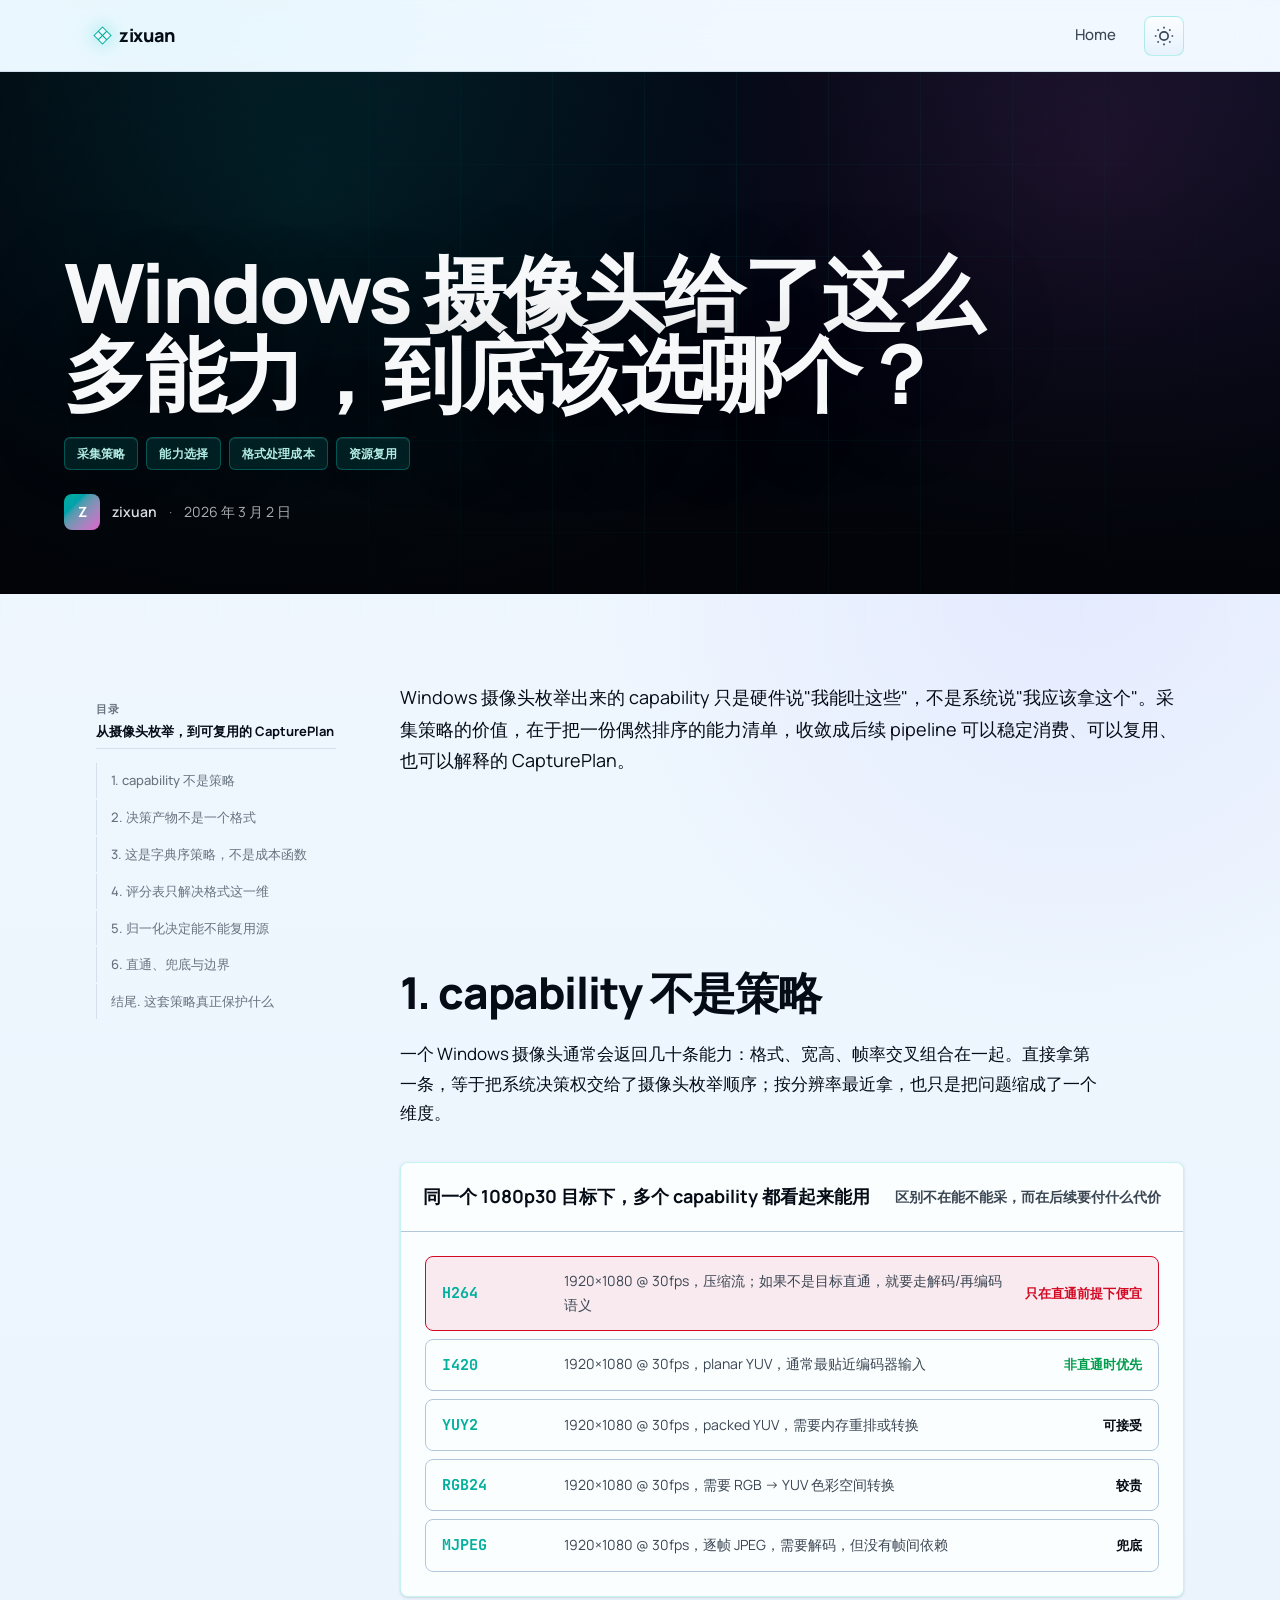
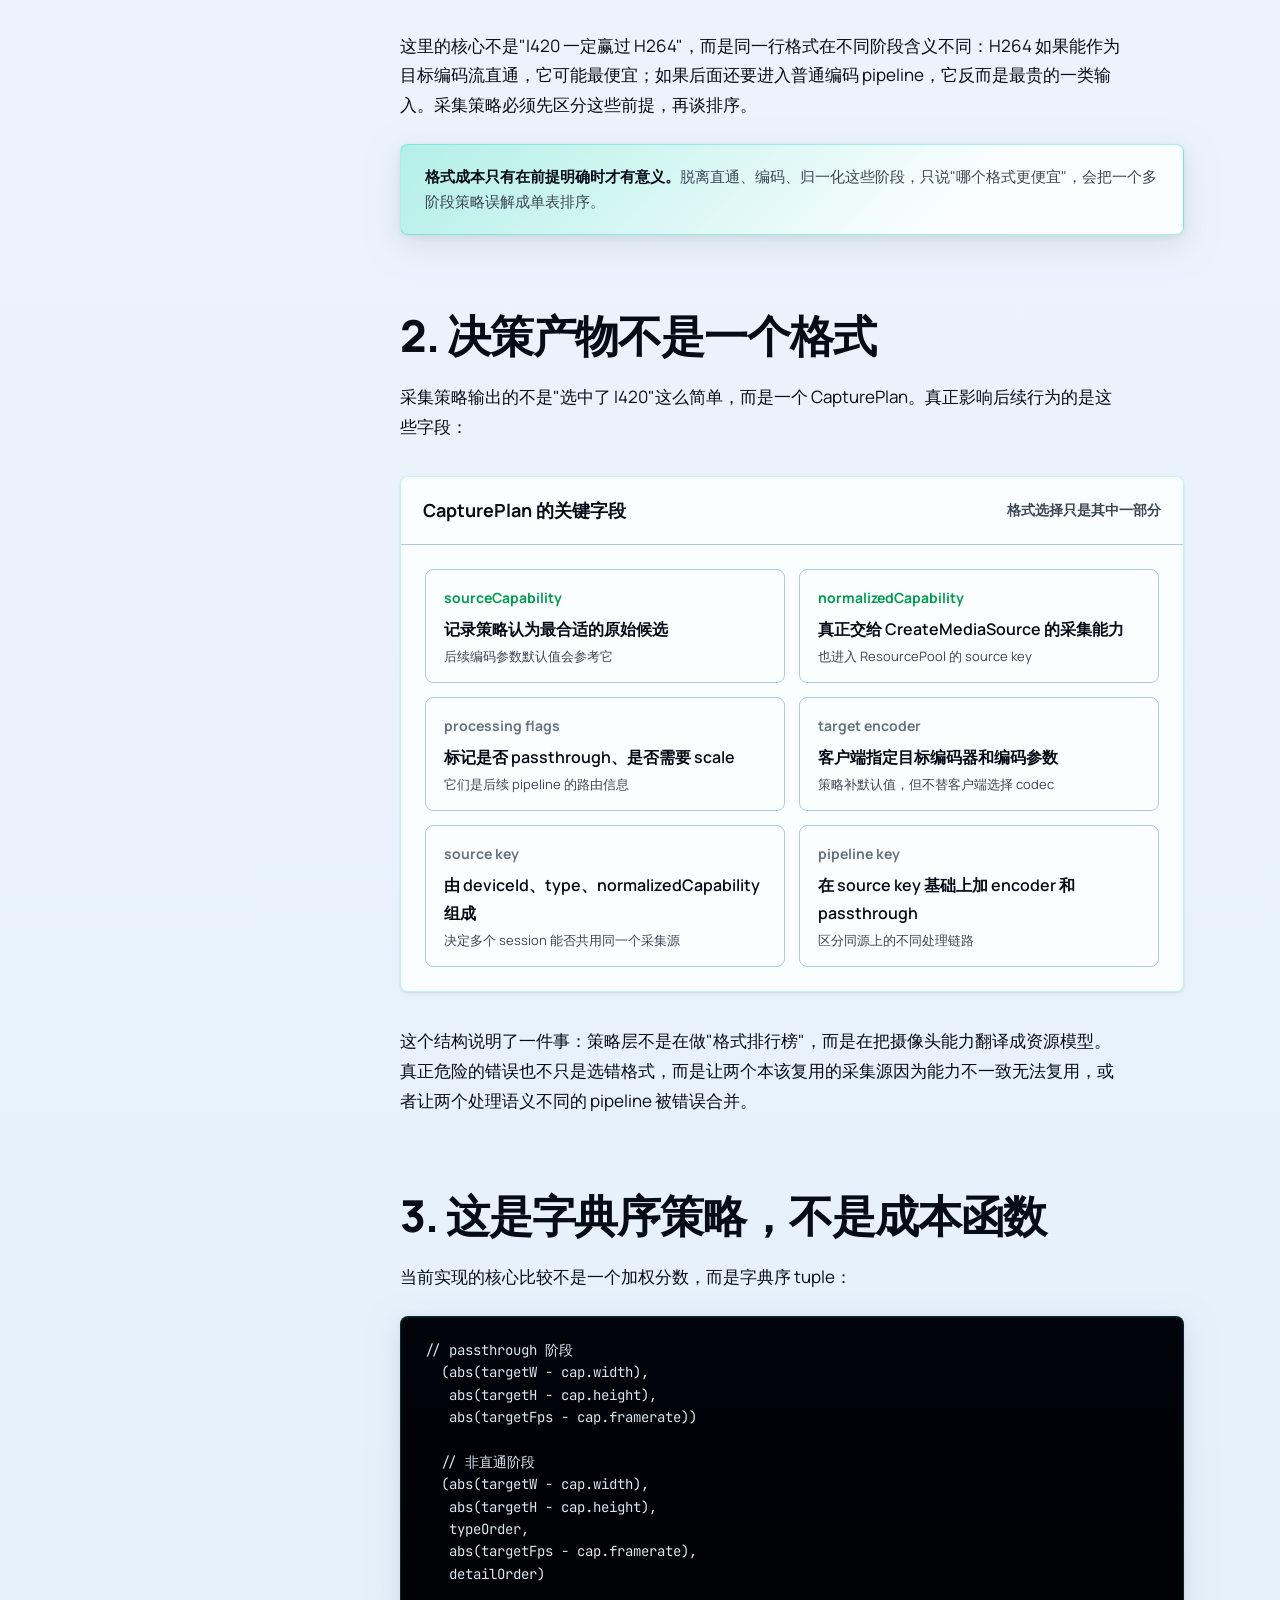
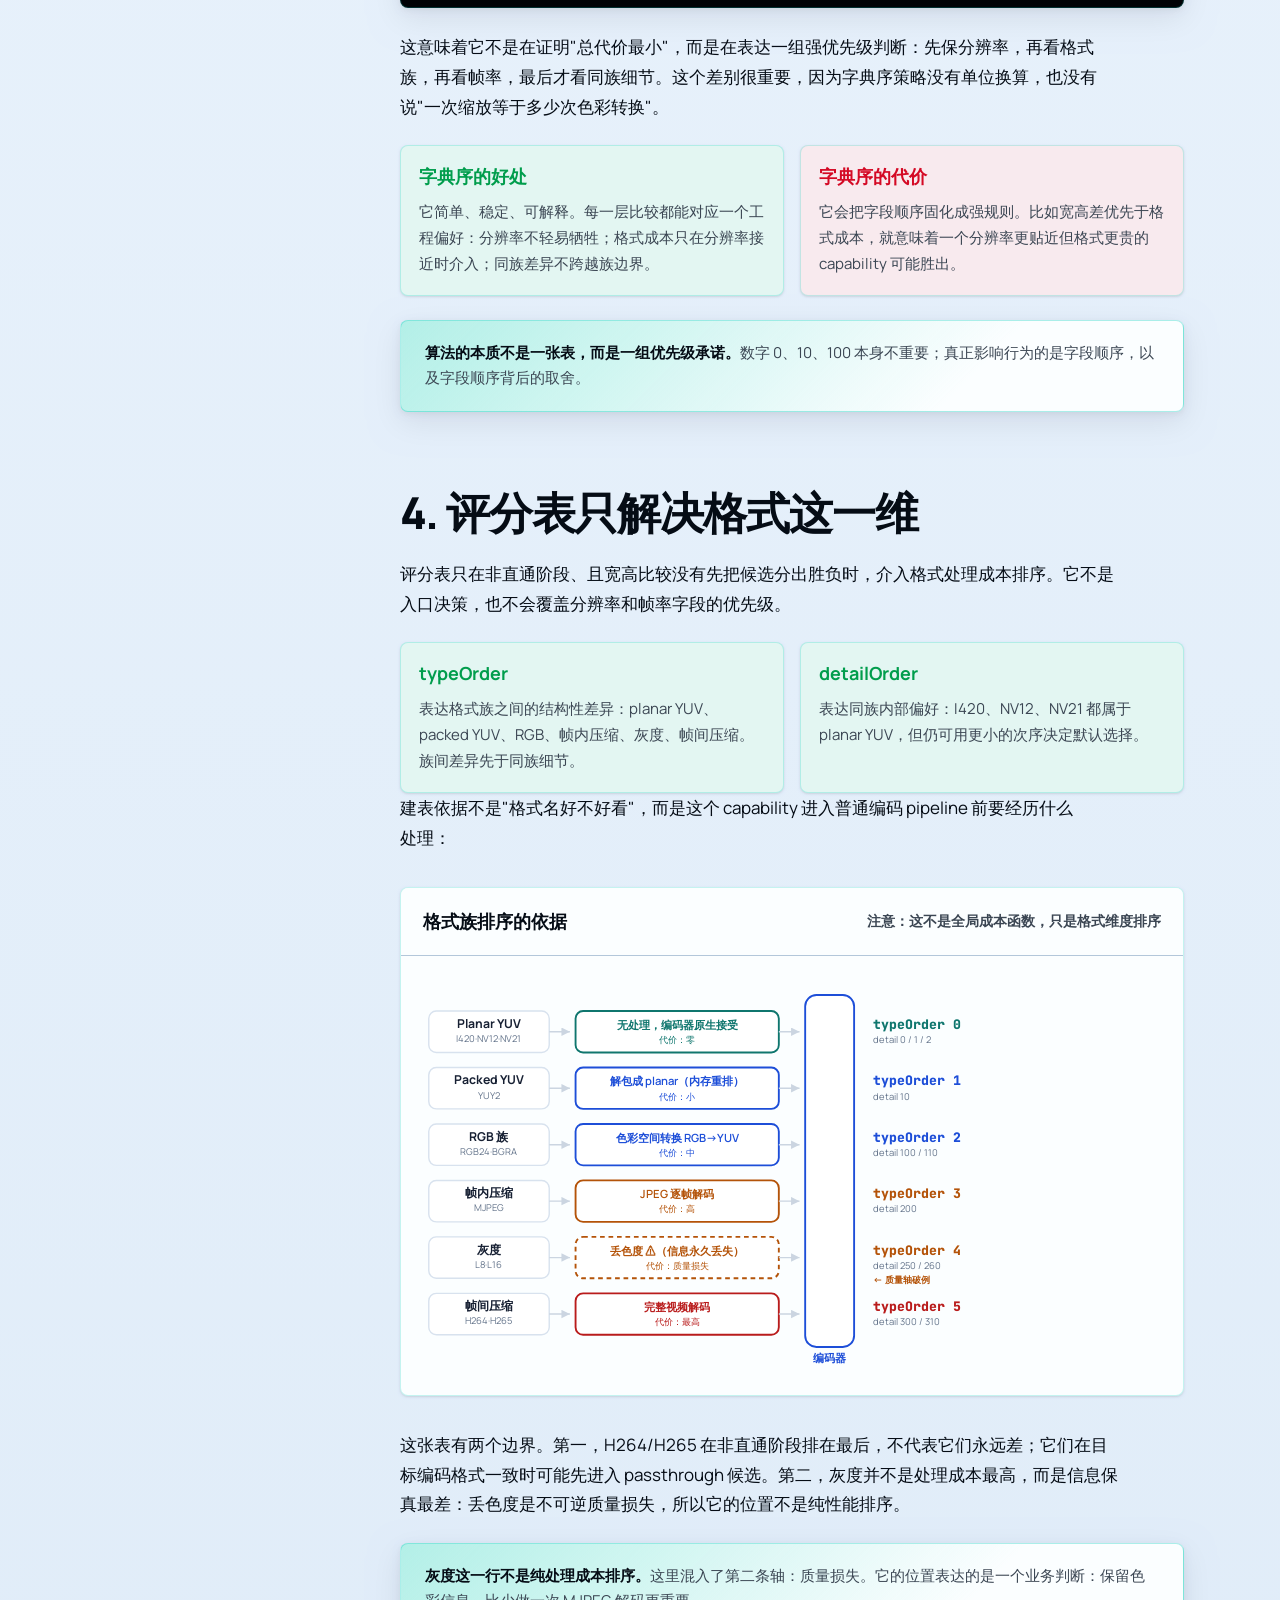
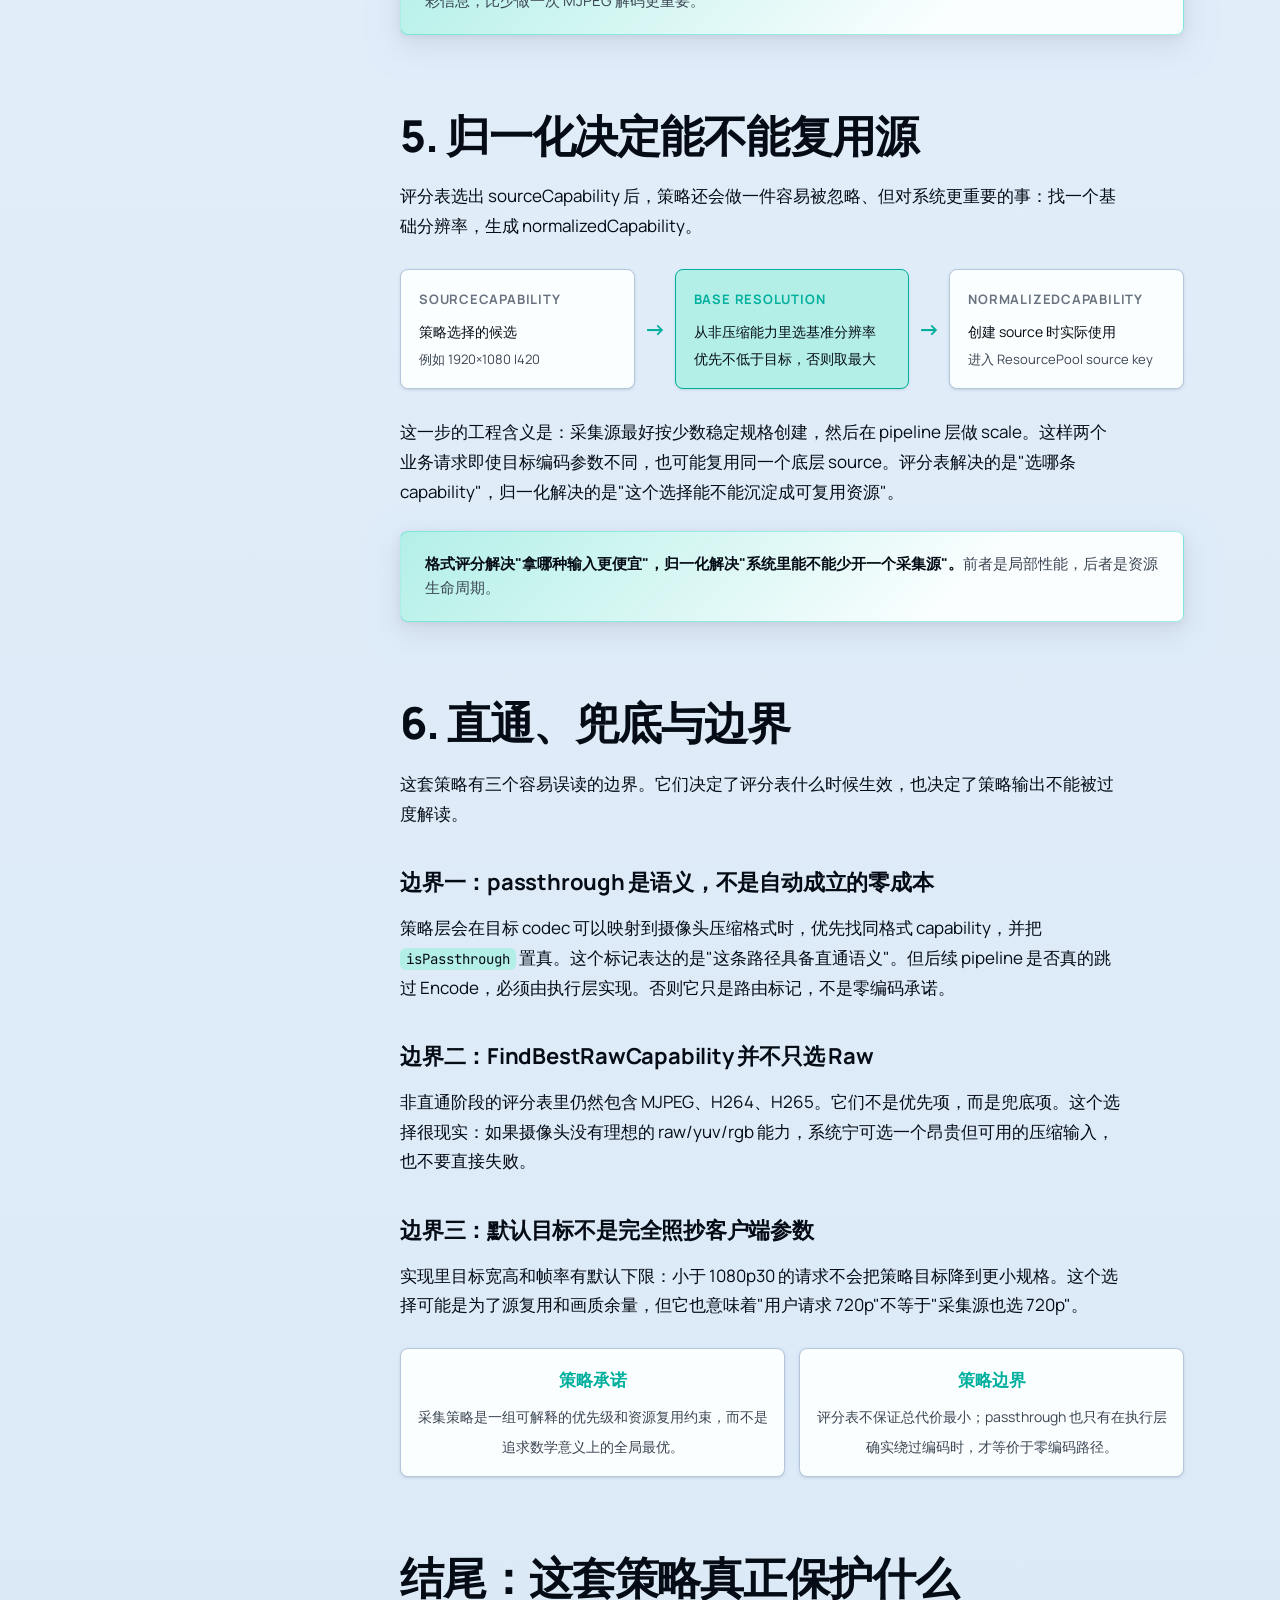
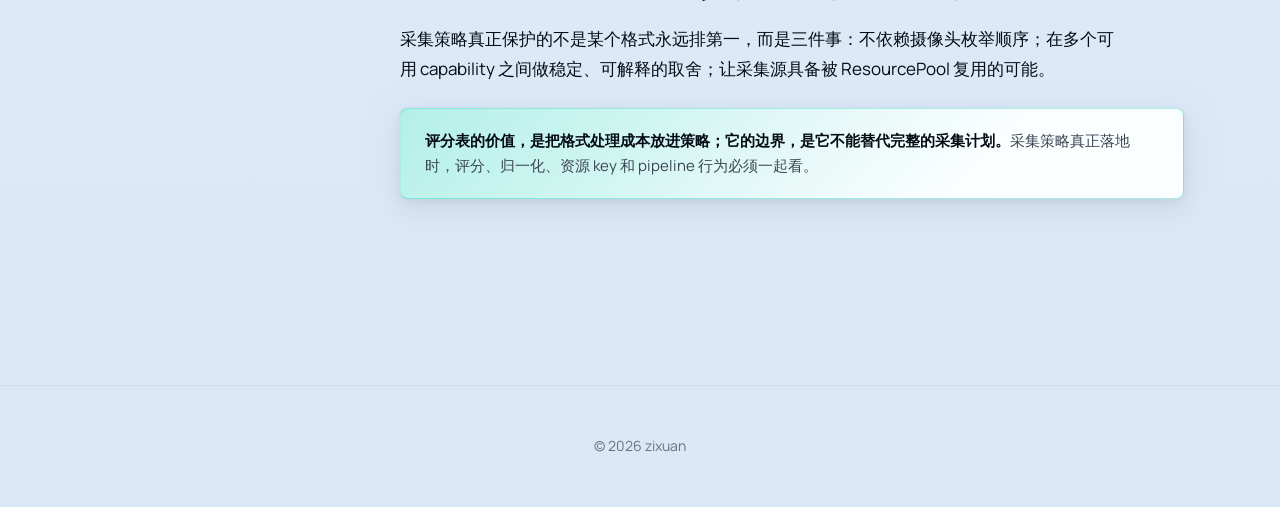
<file: windows-camera-capability-selection.html>
<!doctype html>
<html lang="zh-CN">
<head>
  <meta charset="utf-8" />
  <meta name="viewport" content="width=device-width, initial-scale=1" />
  <title>Windows 摄像头给了这么多能力，到底该选哪个？</title>
  <link rel="stylesheet" href="shared.css" />
  <style>
    /* ── Article-specific hero ─────────────────── */
    .article-hero::before {
      background:
        linear-gradient(
          to top,
          oklch(0.1 0.01 260 / 0.86) 0%,
          oklch(0.12 0.02 270 / 0.50) 50%,
          oklch(0.2 0.04 270 / 0.14) 100%
        );
    }
    
    /* ── TOC ───────────────────────────────────── */
    .toc-head {
      margin-bottom: 12px;
      padding-bottom: 8px;
      border-bottom: 1px solid var(--border-subtle);
    }
    
    .toc-head span {
      display: block;
      font-size: 11px;
      font-weight: 700;
      letter-spacing: 0.08em;
      text-transform: uppercase;
      color: var(--text-tertiary);
    }
    
    .toc-head strong {
      display: block;
      margin-top: 4px;
      font-size: 13px;
      line-height: 1.45;
      font-weight: 700;
      color: var(--text-primary);
    }
    
    .toc-links {
      display: flex;
      flex-direction: column;
      gap: 2px;
    }
    
    section {
      margin: 0 0 74px;
      scroll-margin-top: 28px;
    }
    
    section:target h2 {
      color: var(--accent);
    }
    
    .lead {
      font-size: 18px;
      line-height: 1.75;
      color: var(--text-primary);
    }
    
    /* ── Figure ────────────────────────────────── */
    .figure {
      margin: 34px 0;
      background: var(--bg-card);
      border: 1px solid var(--border);
      border-radius: 8px;
      box-shadow: var(--shadow-lg);
      overflow: hidden;
    }
    
    .figure-title {
      display: flex;
      align-items: center;
      justify-content: space-between;
      gap: 18px;
      padding: 18px 22px;
      border-bottom: 1px solid var(--border);
      background: var(--bg-card);
    }
    
    .figure-title strong { font-size: 18px; }
    .figure-title span { color: var(--text-secondary); font-size: 14px; font-weight: 700; }
    .figure-body { padding: 24px; }
    
    /* ── Cards ─────────────────────────────────── */
    .two-col {
      display: grid;
      grid-template-columns: repeat(2, minmax(0, 1fr));
      gap: 16px;
    }
    
    .card {
      border: 1px solid var(--border);
      background: var(--bg-card);
      border-radius: 8px;
      padding: 18px;
      box-shadow: var(--shadow-sm);
    }
    
    .card h4 { margin: 0 0 10px; font-size: 18px; line-height: 1.35; }
    .card p { margin: 0; color: var(--text-secondary); font-size: 15px; }
    .bad { border-color: var(--error); background: color-mix(in srgb, var(--error) 8%, var(--bg-card)); }
    .good { border-color: var(--success); background: color-mix(in srgb, var(--success) 8%, var(--bg-card)); }
    .bad h4 { color: var(--error); }
    .good h4 { color: var(--success); }
    
    /* ── Plan field grid ───────────────────────── */
    .neg-grid { display: grid; grid-template-columns: repeat(2, minmax(0, 1fr)); gap: 14px; }
    .neg { border: 1px solid var(--border); border-radius: 8px; background: var(--bg-card); padding: 16px 18px; }
    .neg b { display: block; color: var(--text-secondary); font-size: 14px; margin-bottom: 4px; }
    .neg.neg-in b { color: var(--success); }
    .neg.neg-out b { color: var(--text-tertiary); }
    .neg span { display: block; color: var(--text-primary); font-size: 16px; font-weight: 600; }
    .neg small { display: block; color: var(--text-secondary); font-size: 13px; margin-top: 4px; line-height: 1.5; }
    
    /* ── Capability list ───────────────────────── */
    .cap-list { display: grid; gap: 8px; }
    .cap-row {
      display: grid;
      grid-template-columns: 110px 1fr 120px;
      gap: 12px;
      align-items: center;
      padding: 12px 16px;
      border: 1px solid var(--border);
      border-radius: 8px;
      background: var(--bg-card);
      font-size: 15px;
    }
    .cap-row .cap-fmt { font-family: var(--font-mono); font-weight: 700; color: var(--accent); }
    .cap-row .cap-desc { color: var(--text-secondary); font-size: 14px; }
    .cap-row .cap-mark { text-align: right; font-size: 13px; font-weight: 700; }
    .cap-row.picked { border-color: var(--error); background: color-mix(in srgb, var(--error) 8%, var(--bg-card)); }
    .cap-row.picked .cap-mark { color: var(--error); }
    .cap-row .cap-mark.ok { color: var(--success); }
    
    /* ── Flow / Summary ────────────────────────── */
    .problem-flow {
      display: grid;
      grid-template-columns: 1fr 40px 1fr 40px 1fr;
      align-items: stretch;
      margin: 28px 0;
    }
    .pf-box { border: 1px solid var(--border); border-radius: 8px; background: var(--bg-card); padding: 18px; display: flex; flex-direction: column; gap: 6px; box-shadow: var(--shadow-sm); }
    .pf-box.pf-decision { border-color: var(--accent); background: var(--accent-soft); }
    .pf-box b { font-size: 13px; text-transform: uppercase; letter-spacing: 0.06em; color: var(--text-tertiary); margin-bottom: 4px; }
    .pf-box.pf-decision b { color: var(--accent); }
    .pf-box span { font-size: 14px; color: var(--text-primary); line-height: 1.5; }
    .pf-box small { color: var(--text-secondary); font-size: 13px; }
    .pf-arrow { display: flex; align-items: center; justify-content: center; color: var(--accent); font-size: 22px; font-weight: 700; }
    
    .mini-summary { display: grid; grid-template-columns: repeat(2, minmax(0, 1fr)); gap: 14px; margin: 28px 0; }
    .mini-summary div { border: 1px solid var(--border); border-radius: 8px; background: var(--bg-card); padding: 16px; text-align: center; box-shadow: var(--shadow-sm); }
    .mini-summary b { display: block; color: var(--accent); font-size: 17px; margin-bottom: 6px; }
    .mini-summary span { color: var(--text-secondary); font-size: 14px; line-height: 1.5; }
    
    /* ── Cost-chain SVG ────────────────────────── */
    .chain-svg { width: 100%; height: auto; display: block; overflow-x: auto; }
    .chain-svg svg { width: 100%; min-width: 780px; height: auto; display: block; }
    .chain-svg .src { fill: var(--svg-card); stroke: var(--svg-border); stroke-width: 1.5; }
    .chain-svg .src-name { fill: var(--svg-text); font-weight: 700; font-size: 13px; }
    .chain-svg .src-sub { fill: var(--svg-text-secondary); font-size: 10px; }
    .chain-svg .proc { fill: var(--svg-card); stroke-width: 2; }
    .chain-svg .proc-text { font-weight: 600; font-size: 12px; }
    .chain-svg .proc-cost { font-size: 10px; }
    .chain-svg .arrow { stroke: var(--svg-connector); stroke-width: 1.5; fill: none; }
    .chain-svg .arrow-head { fill: var(--svg-connector); }
    .chain-svg .enc { fill: var(--svg-card); stroke: var(--svg-blue); stroke-width: 2; }
    .chain-svg .enc-text { fill: var(--svg-blue); font-weight: 700; font-size: 12px; }
    .chain-svg .ord { font-family: var(--font-mono); font-weight: 800; font-size: 14px; }
    .chain-svg .ord-sub { font-size: 10px; fill: var(--svg-text-secondary); }
    .chain-svg .teal-s { stroke: var(--svg-teal); } .chain-svg .teal-f { fill: var(--svg-teal); }
    .chain-svg .blue-s { stroke: var(--svg-blue); } .chain-svg .blue-f { fill: var(--svg-blue); }
    .chain-svg .amber-s { stroke: var(--svg-amber); } .chain-svg .amber-f { fill: var(--svg-amber); }
    .chain-svg .red-s { stroke: var(--svg-red); } .chain-svg .red-f { fill: var(--svg-red); }
    .chain-svg .qual-s { stroke: var(--svg-amber); stroke-dasharray: 5 4; } .chain-svg .qual-f { fill: var(--svg-amber); }
    .chain-svg .note-text { fill: var(--svg-amber); font-size: 10px; font-weight: 700; }
    
    @media (max-width: 760px) {
      .two-col, .neg-grid, .mini-summary { grid-template-columns: 1fr; }
      .problem-flow { grid-template-columns: 1fr; gap: 8px; }
      .pf-arrow { transform: rotate(90deg); height: 28px; }
      .cap-row { grid-template-columns: 90px 1fr; }
      .cap-row .cap-mark { grid-column: 1 / -1; text-align: left; }
    }
  </style>
  <script src="theme.js"></script>
</head>
<body>
  <header class="site-header">
    <div class="site-header-inner">
      <a href="./index.html" class="site-logo">zixuan</a>
      <nav class="site-nav">
        <a href="./index.html">Home</a>
        <button class="theme-toggle" id="themeToggle" aria-label="Toggle theme">
          <svg class="sun-icon" fill="none" viewBox="0 0 24 24" stroke="currentColor" stroke-width="2">
            <circle cx="12" cy="12" r="5"/>
            <path d="M12 1v2M12 21v2M4.22 4.22l1.42 1.42M18.36 18.36l1.42 1.42M1 12h2M21 12h2M4.22 19.78l1.42-1.42M18.36 5.64l1.42-1.42"/>
          </svg>
          <svg class="moon-icon" fill="none" viewBox="0 0 24 24" stroke="currentColor" stroke-width="2" style="display:none">
            <path d="M21 12.79A9 9 0 1111.21 3 7 7 0 0021 12.79z"/>
          </svg>
        </button>
      </nav>
    </div>
  </header>

  <header class="article-hero">
      <div class="hero-inner">
        <h1>Windows 摄像头给了这么多能力，到底该选哪个？</h1>
        <div class="hero-tags">
          <span>采集策略</span>
          <span>能力选择</span>
          <span>格式处理成本</span>
          <span>资源复用</span>
        </div>
        <div class="byline">
          <div class="byline-avatar">Z</div>
          <span class="byline-name">zixuan</span>
          <span class="byline-sep">·</span>
          <span class="byline-date">2026 年 3 月 2 日</span>
        </div>
      </div>
    </header>
  
    <div class="article-layout">
      <aside class="article-toc" aria-label="文章目录">
        <nav class="toc">
          <div class="toc-head">
            <span>目录</span>
            <strong>从摄像头枚举，到可复用的 CapturePlan</strong>
          </div>
          <div class="toc-links">
            <a href="#problem">1. capability 不是策略</a>
            <a href="#plan">2. 决策产物不是一个格式</a>
            <a href="#order">3. 这是字典序策略，不是成本函数</a>
            <a href="#score">4. 评分表只解决格式这一维</a>
            <a href="#normalize">5. 归一化决定能不能复用源</a>
            <a href="#boundary">6. 直通、兜底与边界</a>
            <a href="#conclusion">结尾. 这套策略真正保护什么</a>
          </div>
        </nav>
      </aside>
  
      <main class="article-content">
        <section>
          <p class="lead">Windows 摄像头枚举出来的 capability 只是硬件说"我能吐这些"，不是系统说"我应该拿这个"。采集策略的价值，在于把一份偶然排序的能力清单，收敛成后续 pipeline 可以稳定消费、可以复用、也可以解释的 CapturePlan。</p>
          <div class="note">
            <strong>评分表不是"总代价最小算法"，而是一个局部排序器。</strong>真正的工程问题是：在多个 capability 都"能用"时，系统如何选择一个源、如何归一化它、如何让资源池判断它能不能被复用。
          </div>
        </section>
  
        <section id="problem">
          <h2>1. capability 不是策略</h2>
          <p>一个 Windows 摄像头通常会返回几十条能力：格式、宽高、帧率交叉组合在一起。直接拿第一条，等于把系统决策权交给了摄像头枚举顺序；按分辨率最近拿，也只是把问题缩成了一个维度。</p>
  
          <div class="figure">
            <div class="figure-title">
              <strong>同一个 1080p30 目标下，多个 capability 都看起来能用</strong>
              <span>区别不在能不能采，而在后续要付什么代价</span>
            </div>
            <div class="figure-body">
              <div class="cap-list">
                <div class="cap-row picked">
                  <span class="cap-fmt">H264</span>
                  <span class="cap-desc">1920×1080 @ 30fps，压缩流；如果不是目标直通，就要走解码/再编码语义</span>
                  <span class="cap-mark">只在直通前提下便宜</span>
                </div>
                <div class="cap-row">
                  <span class="cap-fmt">I420</span>
                  <span class="cap-desc">1920×1080 @ 30fps，planar YUV，通常最贴近编码器输入</span>
                  <span class="cap-mark ok">非直通时优先</span>
                </div>
                <div class="cap-row">
                  <span class="cap-fmt">YUY2</span>
                  <span class="cap-desc">1920×1080 @ 30fps，packed YUV，需要内存重排或转换</span>
                  <span class="cap-mark">可接受</span>
                </div>
                <div class="cap-row">
                  <span class="cap-fmt">RGB24</span>
                  <span class="cap-desc">1920×1080 @ 30fps，需要 RGB → YUV 色彩空间转换</span>
                  <span class="cap-mark">较贵</span>
                </div>
                <div class="cap-row">
                  <span class="cap-fmt">MJPEG</span>
                  <span class="cap-desc">1920×1080 @ 30fps，逐帧 JPEG，需要解码，但没有帧间依赖</span>
                  <span class="cap-mark">兜底</span>
                </div>
              </div>
            </div>
          </div>
  
          <p>这里的核心不是"I420 一定赢过 H264"，而是同一行格式在不同阶段含义不同：H264 如果能作为目标编码流直通，它可能最便宜；如果后面还要进入普通编码 pipeline，它反而是最贵的一类输入。采集策略必须先区分这些前提，再谈排序。</p>
          <div class="note warn"><strong>格式成本只有在前提明确时才有意义。</strong>脱离直通、编码、归一化这些阶段，只说"哪个格式更便宜"，会把一个多阶段策略误解成单表排序。</div>
        </section>
  
        <section id="plan">
          <h2>2. 决策产物不是一个格式</h2>
          <p>采集策略输出的不是"选中了 I420"这么简单，而是一个 CapturePlan。真正影响后续行为的是这些字段：</p>
  
          <div class="figure">
            <div class="figure-title">
              <strong>CapturePlan 的关键字段</strong>
              <span>格式选择只是其中一部分</span>
            </div>
            <div class="figure-body">
              <div class="neg-grid">
                <div class="neg neg-in">
                  <b>sourceCapability</b>
                  <span>记录策略认为最合适的原始候选</span>
                  <small>后续编码参数默认值会参考它</small>
                </div>
                <div class="neg neg-in">
                  <b>normalizedCapability</b>
                  <span>真正交给 CreateMediaSource 的采集能力</span>
                  <small>也进入 ResourcePool 的 source key</small>
                </div>
                <div class="neg neg-out">
                  <b>processing flags</b>
                  <span>标记是否 passthrough、是否需要 scale</span>
                  <small>它们是后续 pipeline 的路由信息</small>
                </div>
                <div class="neg neg-out">
                  <b>target encoder</b>
                  <span>客户端指定目标编码器和编码参数</span>
                  <small>策略补默认值，但不替客户端选择 codec</small>
                </div>
                <div class="neg neg-out">
                  <b>source key</b>
                  <span>由 deviceId、type、normalizedCapability 组成</span>
                  <small>决定多个 session 能否共用同一个采集源</small>
                </div>
                <div class="neg neg-out">
                  <b>pipeline key</b>
                  <span>在 source key 基础上加 encoder 和 passthrough</span>
                  <small>区分同源上的不同处理链路</small>
                </div>
              </div>
            </div>
          </div>
  
          <p>这个结构说明了一件事：策略层不是在做"格式排行榜"，而是在把摄像头能力翻译成资源模型。真正危险的错误也不只是选错格式，而是让两个本该复用的采集源因为能力不一致无法复用，或者让两个处理语义不同的 pipeline 被错误合并。</p>
        </section>
  
        <section id="order">
          <h2>3. 这是字典序策略，不是成本函数</h2>
          <p>当前实现的核心比较不是一个加权分数，而是字典序 tuple：</p>
  
          <pre><code>// passthrough 阶段
  (abs(targetW - cap.width),
   abs(targetH - cap.height),
   abs(targetFps - cap.framerate))
  
  // 非直通阶段
  (abs(targetW - cap.width),
   abs(targetH - cap.height),
   typeOrder,
   abs(targetFps - cap.framerate),
   detailOrder)</code></pre>
  
          <p>这意味着它不是在证明"总代价最小"，而是在表达一组强优先级判断：先保分辨率，再看格式族，再看帧率，最后才看同族细节。这个差别很重要，因为字典序策略没有单位换算，也没有说"一次缩放等于多少次色彩转换"。</p>
  
          <div class="two-col">
            <div class="card good">
              <h4>字典序的好处</h4>
              <p>它简单、稳定、可解释。每一层比较都能对应一个工程偏好：分辨率不轻易牺牲；格式成本只在分辨率接近时介入；同族差异不跨越族边界。</p>
            </div>
            <div class="card bad">
              <h4>字典序的代价</h4>
              <p>它会把字段顺序固化成强规则。比如宽高差优先于格式成本，就意味着一个分辨率更贴近但格式更贵的 capability 可能胜出。</p>
            </div>
          </div>
  
          <div class="note">
            <strong>算法的本质不是一张表，而是一组优先级承诺。</strong>数字 0、10、100 本身不重要；真正影响行为的是字段顺序，以及字段顺序背后的取舍。
          </div>
        </section>
  
        <section id="score">
          <h2>4. 评分表只解决格式这一维</h2>
          <p>评分表只在非直通阶段、且宽高比较没有先把候选分出胜负时，介入格式处理成本排序。它不是入口决策，也不会覆盖分辨率和帧率字段的优先级。</p>
          <div class="two-col">
            <div class="card good">
              <h4>typeOrder</h4>
              <p>表达格式族之间的结构性差异：planar YUV、packed YUV、RGB、帧内压缩、灰度、帧间压缩。族间差异先于同族细节。</p>
            </div>
            <div class="card good">
              <h4>detailOrder</h4>
              <p>表达同族内部偏好：I420、NV12、NV21 都属于 planar YUV，但仍可用更小的次序决定默认选择。</p>
            </div>
          </div>
          <p>建表依据不是"格式名好不好看"，而是这个 capability 进入普通编码 pipeline 前要经历什么处理：</p>
  
          <div class="figure">
            <div class="figure-title">
              <strong>格式族排序的依据</strong>
              <span>注意：这不是全局成本函数，只是格式维度排序</span>
            </div>
            <div class="figure-body">
              <div class="chain-svg">
                <svg viewBox="0 0 780 415" xmlns="http://www.w3.org/2000/svg" role="img" aria-label="建表依据：处理代价链">
                  <defs>
                    <marker id="ah" markerWidth="8" markerHeight="8" refX="6" refY="3" orient="auto">
                      <polygon points="0,0 6,3 0,6" class="arrow-head"/>
                    </marker>
                  </defs>
  
                  <!-- encoder column (shared sink) -->
                  <rect x="404" y="16" width="52" height="374" rx="12" class="enc"/>
                  <text x="430" y="406" text-anchor="middle" class="enc-text">编码器</text>
  
                  <!-- row 0: Planar YUV -->
                  <rect x="4" y="33" width="128" height="44" rx="8" class="src"/>
                  <text x="68" y="51" text-anchor="middle" class="src-name">Planar YUV</text>
                  <text x="68" y="66" text-anchor="middle" class="src-sub">I420·NV12·NV21</text>
                  <line x1="132" y1="55" x2="154" y2="55" class="arrow" marker-end="url(#ah)"/>
                  <rect x="160" y="33" width="216" height="44" rx="8" class="proc teal-s"/>
                  <text x="268" y="52" text-anchor="middle" class="proc-text teal-f">无处理，编码器原生接受</text>
                  <text x="268" y="67" text-anchor="middle" class="proc-cost teal-f">代价：零</text>
                  <line x1="376" y1="55" x2="398" y2="55" class="arrow" marker-end="url(#ah)"/>
                  <text x="476" y="52" class="ord teal-f">typeOrder 0</text>
                  <text x="476" y="67" class="ord-sub">detail 0 / 1 / 2</text>
  
                  <!-- row 1: Packed YUV -->
                  <rect x="4" y="93" width="128" height="44" rx="8" class="src"/>
                  <text x="68" y="111" text-anchor="middle" class="src-name">Packed YUV</text>
                  <text x="68" y="126" text-anchor="middle" class="src-sub">YUY2</text>
                  <line x1="132" y1="115" x2="154" y2="115" class="arrow" marker-end="url(#ah)"/>
                  <rect x="160" y="93" width="216" height="44" rx="8" class="proc blue-s"/>
                  <text x="268" y="112" text-anchor="middle" class="proc-text blue-f">解包成 planar（内存重排）</text>
                  <text x="268" y="127" text-anchor="middle" class="proc-cost blue-f">代价：小</text>
                  <line x1="376" y1="115" x2="398" y2="115" class="arrow" marker-end="url(#ah)"/>
                  <text x="476" y="112" class="ord blue-f">typeOrder 1</text>
                  <text x="476" y="127" class="ord-sub">detail 10</text>
  
                  <!-- row 2: RGB -->
                  <rect x="4" y="153" width="128" height="44" rx="8" class="src"/>
                  <text x="68" y="171" text-anchor="middle" class="src-name">RGB 族</text>
                  <text x="68" y="186" text-anchor="middle" class="src-sub">RGB24·BGRA</text>
                  <line x1="132" y1="175" x2="154" y2="175" class="arrow" marker-end="url(#ah)"/>
                  <rect x="160" y="153" width="216" height="44" rx="8" class="proc blue-s"/>
                  <text x="268" y="172" text-anchor="middle" class="proc-text blue-f">色彩空间转换 RGB→YUV</text>
                  <text x="268" y="187" text-anchor="middle" class="proc-cost blue-f">代价：中</text>
                  <line x1="376" y1="175" x2="398" y2="175" class="arrow" marker-end="url(#ah)"/>
                  <text x="476" y="172" class="ord blue-f">typeOrder 2</text>
                  <text x="476" y="187" class="ord-sub">detail 100 / 110</text>
  
                  <!-- row 3: MJPEG -->
                  <rect x="4" y="213" width="128" height="44" rx="8" class="src"/>
                  <text x="68" y="231" text-anchor="middle" class="src-name">帧内压缩</text>
                  <text x="68" y="246" text-anchor="middle" class="src-sub">MJPEG</text>
                  <line x1="132" y1="235" x2="154" y2="235" class="arrow" marker-end="url(#ah)"/>
                  <rect x="160" y="213" width="216" height="44" rx="8" class="proc amber-s"/>
                  <text x="268" y="232" text-anchor="middle" class="proc-text amber-f">JPEG 逐帧解码</text>
                  <text x="268" y="247" text-anchor="middle" class="proc-cost amber-f">代价：高</text>
                  <line x1="376" y1="235" x2="398" y2="235" class="arrow" marker-end="url(#ah)"/>
                  <text x="476" y="232" class="ord amber-f">typeOrder 3</text>
                  <text x="476" y="247" class="ord-sub">detail 200</text>
  
                  <!-- row 4: grayscale (quality axis exception) -->
                  <rect x="4" y="273" width="128" height="44" rx="8" class="src"/>
                  <text x="68" y="291" text-anchor="middle" class="src-name">灰度</text>
                  <text x="68" y="306" text-anchor="middle" class="src-sub">L8·L16</text>
                  <line x1="132" y1="295" x2="154" y2="295" class="arrow" marker-end="url(#ah)"/>
                  <rect x="160" y="273" width="216" height="44" rx="8" class="proc qual-s"/>
                  <text x="268" y="292" text-anchor="middle" class="proc-text qual-f">丢色度 ⚠（信息永久丢失）</text>
                  <text x="268" y="307" text-anchor="middle" class="proc-cost qual-f">代价：质量损失</text>
                  <line x1="376" y1="295" x2="398" y2="295" class="arrow" marker-end="url(#ah)"/>
                  <text x="476" y="292" class="ord qual-f">typeOrder 4</text>
                  <text x="476" y="307" class="ord-sub">detail 250 / 260</text>
                  <text x="476" y="322" class="note-text">← 质量轴破例</text>
  
                  <!-- row 5: inter-frame compressed -->
                  <rect x="4" y="333" width="128" height="44" rx="8" class="src"/>
                  <text x="68" y="351" text-anchor="middle" class="src-name">帧间压缩</text>
                  <text x="68" y="366" text-anchor="middle" class="src-sub">H264·H265</text>
                  <line x1="132" y1="355" x2="154" y2="355" class="arrow" marker-end="url(#ah)"/>
                  <rect x="160" y="333" width="216" height="44" rx="8" class="proc red-s"/>
                  <text x="268" y="352" text-anchor="middle" class="proc-text red-f">完整视频解码</text>
                  <text x="268" y="367" text-anchor="middle" class="proc-cost red-f">代价：最高</text>
                  <line x1="376" y1="355" x2="398" y2="355" class="arrow" marker-end="url(#ah)"/>
                  <text x="476" y="352" class="ord red-f">typeOrder 5</text>
                  <text x="476" y="367" class="ord-sub">detail 300 / 310</text>
                </svg>
              </div>
            </div>
          </div>
  
          <p>这张表有两个边界。第一，H264/H265 在非直通阶段排在最后，不代表它们永远差；它们在目标编码格式一致时可能先进入 passthrough 候选。第二，灰度并不是处理成本最高，而是信息保真最差：丢色度是不可逆质量损失，所以它的位置不是纯性能排序。</p>
  
          <div class="note warn">
            <strong>灰度这一行不是纯处理成本排序。</strong>这里混入了第二条轴：质量损失。它的位置表达的是一个业务判断：保留色彩信息，比少做一次 MJPEG 解码更重要。
          </div>
        </section>
  
        <section id="normalize">
          <h2>5. 归一化决定能不能复用源</h2>
          <p>评分表选出 sourceCapability 后，策略还会做一件容易被忽略、但对系统更重要的事：找一个基础分辨率，生成 normalizedCapability。</p>
  
          <div class="problem-flow">
            <div class="pf-box">
              <b>sourceCapability</b>
              <span>策略选择的候选</span>
              <small>例如 1920×1080 I420</small>
            </div>
            <div class="pf-arrow">→</div>
            <div class="pf-box pf-decision">
              <b>base resolution</b>
              <span>从非压缩能力里选基准分辨率</span>
              <span>优先不低于目标，否则取最大</span>
            </div>
            <div class="pf-arrow">→</div>
            <div class="pf-box">
              <b>normalizedCapability</b>
              <span>创建 source 时实际使用</span>
              <small>进入 ResourcePool source key</small>
            </div>
          </div>
  
          <p>这一步的工程含义是：采集源最好按少数稳定规格创建，然后在 pipeline 层做 scale。这样两个业务请求即使目标编码参数不同，也可能复用同一个底层 source。评分表解决的是"选哪条 capability"，归一化解决的是"这个选择能不能沉淀成可复用资源"。</p>
  
          <div class="note ok">
            <strong>格式评分解决"拿哪种输入更便宜"，归一化解决"系统里能不能少开一个采集源"。</strong>前者是局部性能，后者是资源生命周期。
          </div>
        </section>
  
        <section id="boundary">
          <h2>6. 直通、兜底与边界</h2>
          <p>这套策略有三个容易误读的边界。它们决定了评分表什么时候生效，也决定了策略输出不能被过度解读。</p>
  
          <h3>边界一：passthrough 是语义，不是自动成立的零成本</h3>
          <p>策略层会在目标 codec 可以映射到摄像头压缩格式时，优先找同格式 capability，并把 <code>isPassthrough</code> 置真。这个标记表达的是"这条路径具备直通语义"。但后续 pipeline 是否真的跳过 Encode，必须由执行层实现。否则它只是路由标记，不是零编码承诺。</p>
  
          <h3>边界二：FindBestRawCapability 并不只选 Raw</h3>
          <p>非直通阶段的评分表里仍然包含 MJPEG、H264、H265。它们不是优先项，而是兜底项。这个选择很现实：如果摄像头没有理想的 raw/yuv/rgb 能力，系统宁可选一个昂贵但可用的压缩输入，也不要直接失败。</p>
  
          <h3>边界三：默认目标不是完全照抄客户端参数</h3>
          <p>实现里目标宽高和帧率有默认下限：小于 1080p30 的请求不会把策略目标降到更小规格。这个选择可能是为了源复用和画质余量，但它也意味着"用户请求 720p"不等于"采集源也选 720p"。</p>
  
          <div class="mini-summary">
            <div>
              <b>策略承诺</b>
              <span>采集策略是一组可解释的优先级和资源复用约束，而不是追求数学意义上的全局最优。</span>
            </div>
            <div>
              <b>策略边界</b>
              <span>评分表不保证总代价最小；passthrough 也只有在执行层确实绕过编码时，才等价于零编码路径。</span>
            </div>
          </div>
        </section>
  
        <section id="conclusion">
          <h2>结尾：这套策略真正保护什么</h2>
          <p>采集策略真正保护的不是某个格式永远排第一，而是三件事：不依赖摄像头枚举顺序；在多个可用 capability 之间做稳定、可解释的取舍；让采集源具备被 ResourcePool 复用的可能。</p>
          <div class="note ok">
            <strong>评分表的价值，是把格式处理成本放进策略；它的边界，是它不能替代完整的采集计划。</strong>采集策略真正落地时，评分、归一化、资源 key 和 pipeline 行为必须一起看。
          </div>
        </section>
      </main>
    </div>
  
    <footer class="site-footer">
      &copy; 2026 zixuan
    </footer>
</body>
</html>
</file>
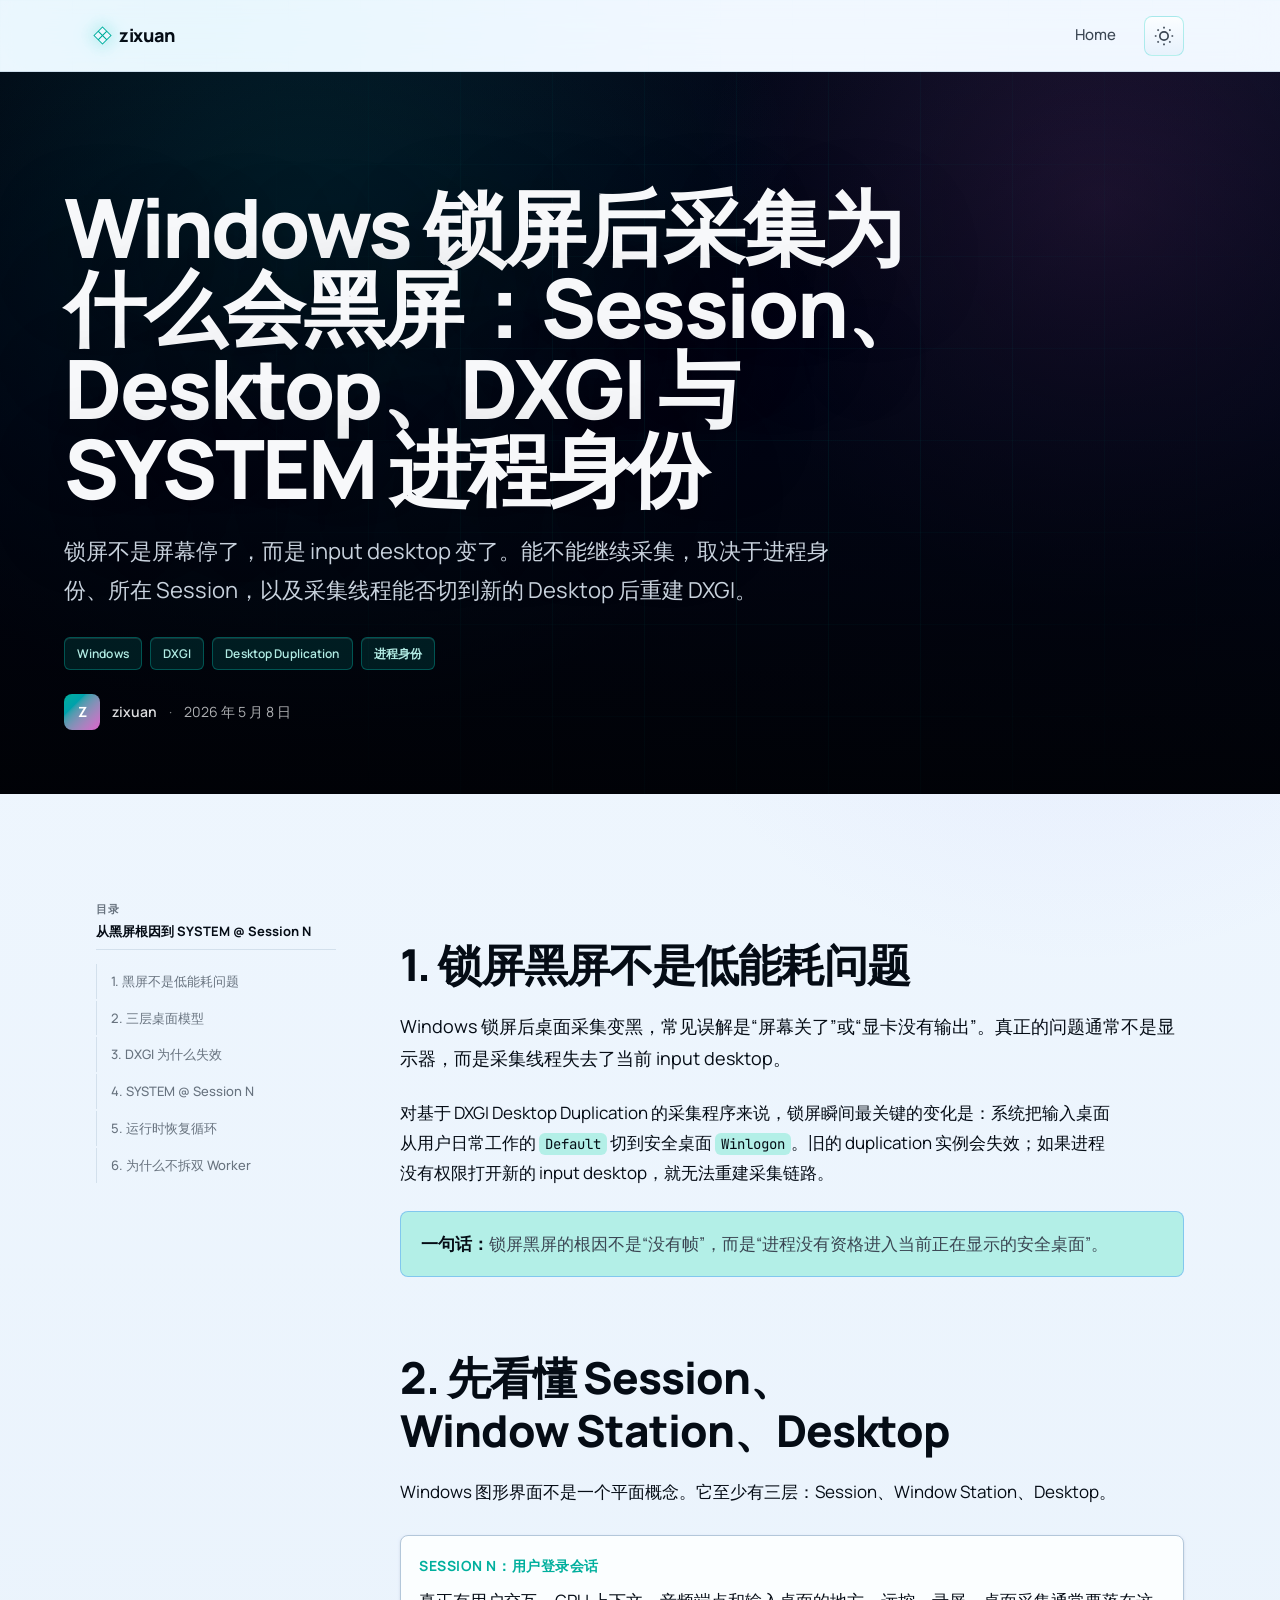
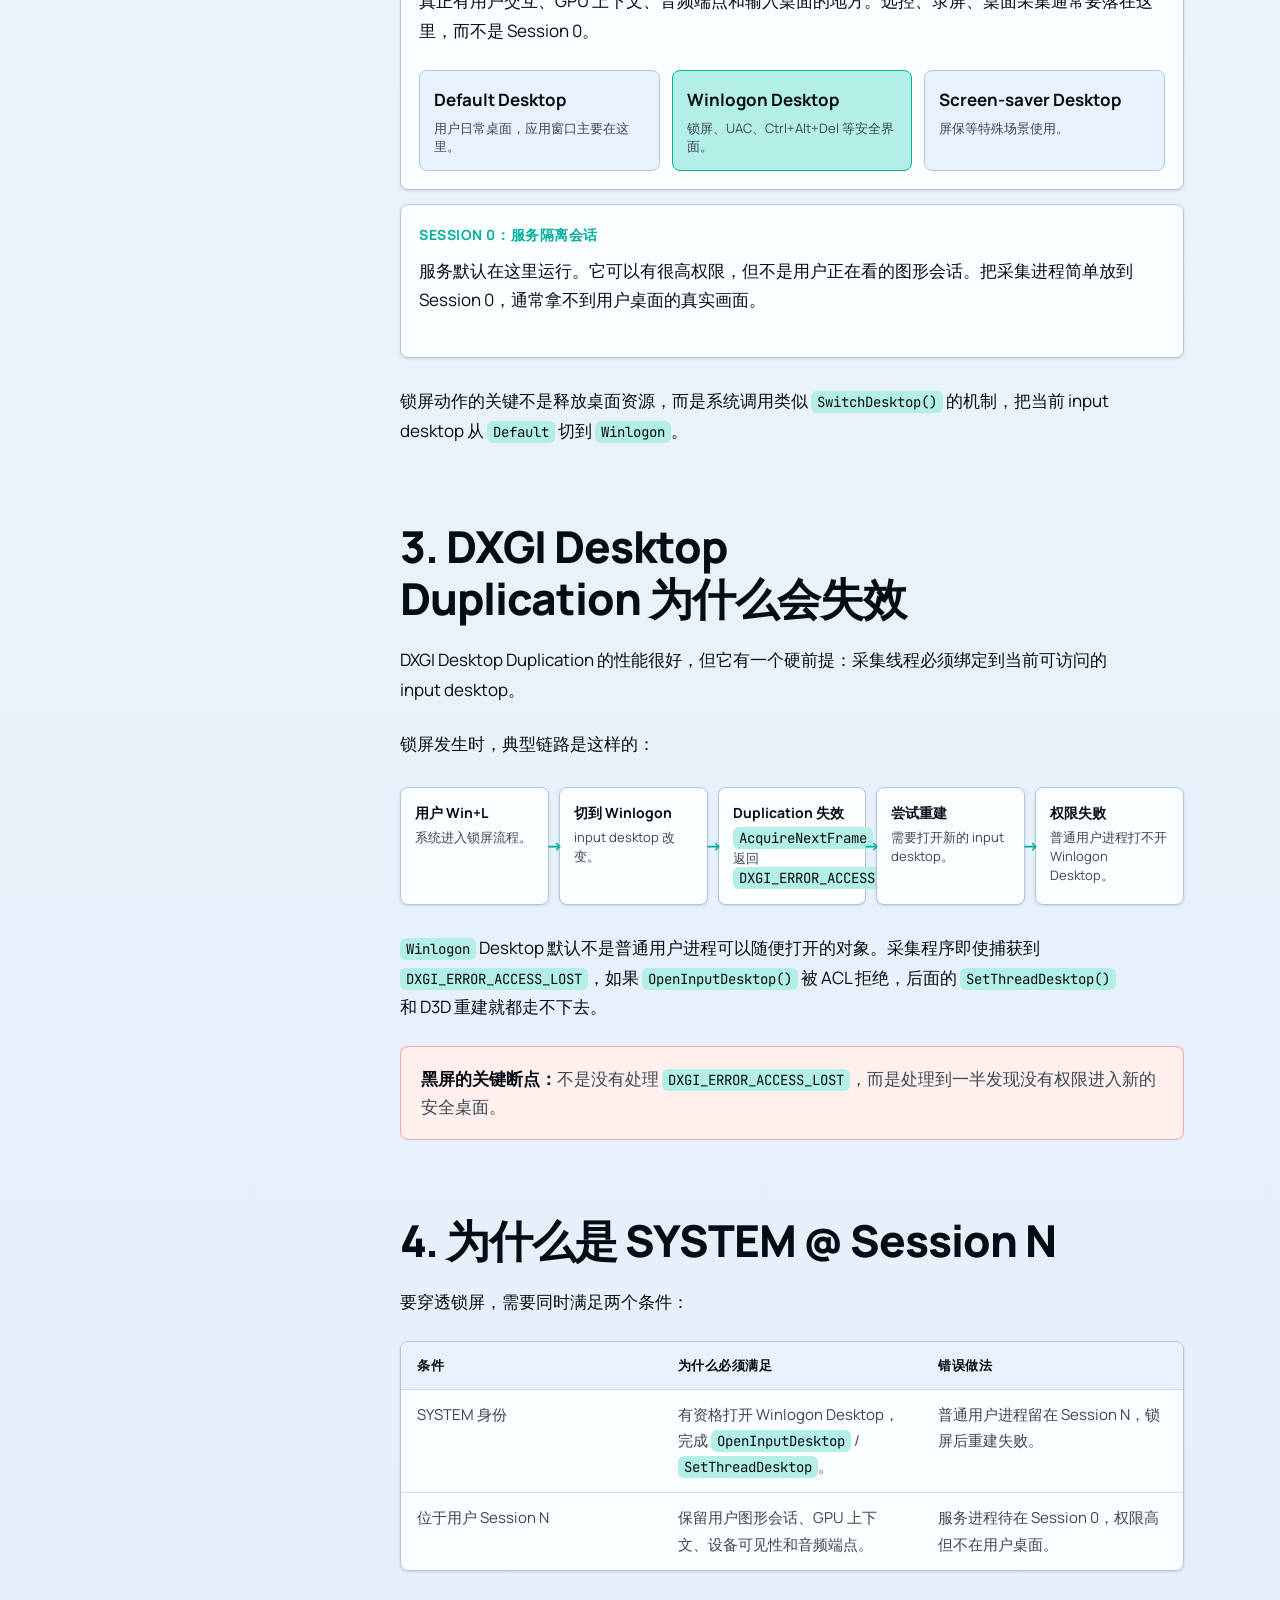
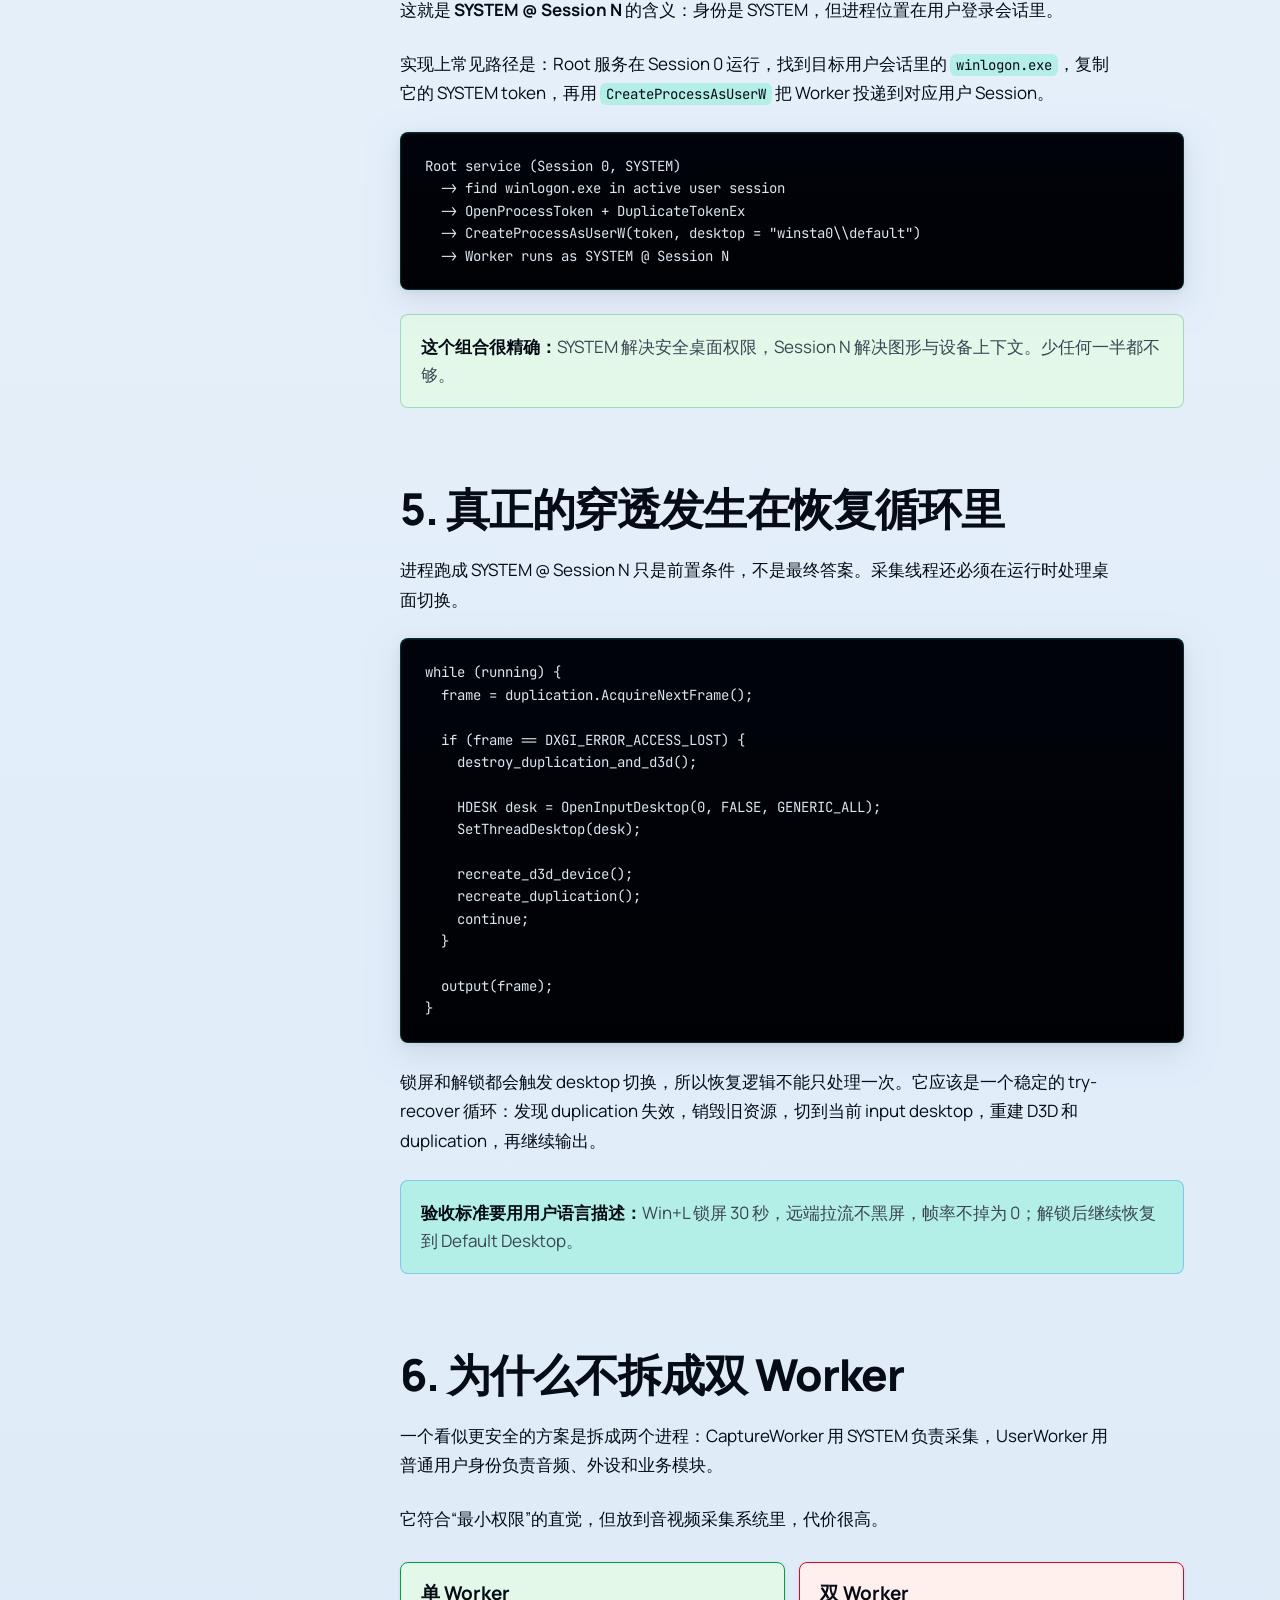
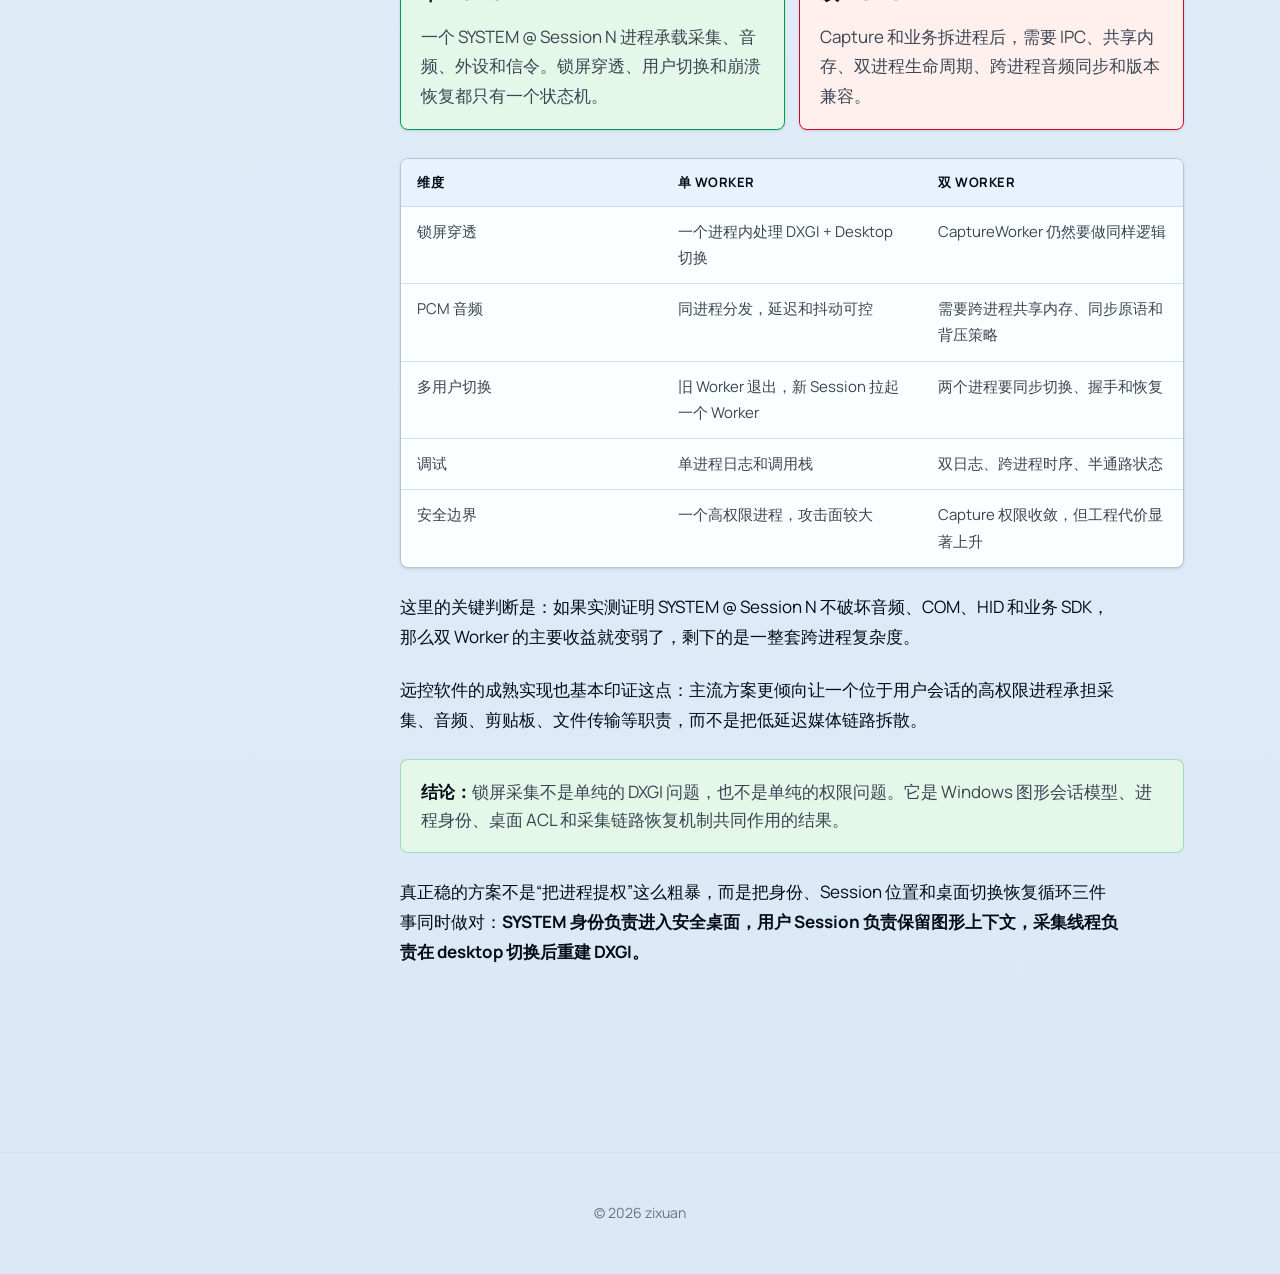
<file: windows-lock-screen-capture-system-session.html>
<!doctype html>
<html lang="zh-CN">
<head>
  <meta charset="utf-8" />
  <meta name="viewport" content="width=device-width, initial-scale=1" />
  <title>Windows 锁屏后采集为什么会黑屏：Session、Desktop、DXGI 与 SYSTEM 进程身份</title>
  <link rel="stylesheet" href="shared.css" />
  <style>
    .article-hero::before {
      background:
        linear-gradient(
          to top,
          oklch(0.08 0.02 260 / 0.90) 0%,
          oklch(0.12 0.04 265 / 0.58) 52%,
          oklch(0.22 0.08 270 / 0.16) 100%
        );
    }

    .article-layout,
    .article-content,
    .article-toc { min-width: 0; }

    .toc-head {
      margin-bottom: 12px;
      padding-bottom: 8px;
      border-bottom: 1px solid var(--border-subtle);
    }

    .toc-head span {
      display: block;
      font-size: 11px;
      font-weight: 700;
      letter-spacing: 0.08em;
      text-transform: uppercase;
      color: var(--text-tertiary);
    }

    .toc-head strong {
      display: block;
      margin-top: 4px;
      font-size: 13px;
      line-height: 1.45;
      font-weight: 700;
      color: var(--text-primary);
      overflow-wrap: anywhere;
    }

    .toc-links {
      display: flex;
      flex-direction: column;
      gap: 2px;
    }

    section {
      margin: 0 0 74px;
      scroll-margin-top: 28px;
    }

    section:target h2 { color: var(--accent); }

    .lead {
      font-size: 18px;
      line-height: 1.75;
      color: var(--text-primary);
    }

    .table-wrap {
      max-width: 100%;
      margin: 24px 0;
      overflow-x: auto;
      border: 1px solid var(--border);
      border-radius: 8px;
      background: var(--bg-card);
      box-shadow: var(--shadow-sm);
    }

    table {
      width: 100%;
      min-width: 680px;
      border-collapse: collapse;
      font-size: 15px;
    }

    th, td {
      padding: 12px 16px;
      border-bottom: 1px solid var(--border-subtle);
      text-align: left;
      vertical-align: top;
    }

    th {
      color: var(--text-primary);
      font-size: 13px;
      letter-spacing: 0.04em;
      text-transform: uppercase;
      background: var(--bg-elevated);
    }

    tr:last-child td { border-bottom: none; }
    td { color: var(--text-secondary); }

    .callout {
      border: 1px solid oklch(0.55 0.25 260 / 0.28);
      background: var(--accent-soft);
      border-radius: 8px;
      padding: 18px 20px;
      margin: 24px 0;
      color: var(--text-secondary);
      line-height: 1.65;
    }

    .callout strong { color: var(--text-primary); }
    .callout.ok { border-color: oklch(0.6 0.18 155 / 0.3); background: var(--success-soft); }
    .callout.warn { border-color: oklch(0.75 0.15 80 / 0.3); background: var(--warning-soft); }
    .callout.risk { border-color: oklch(0.55 0.22 25 / 0.3); background: var(--error-soft); }

    .model {
      display: grid;
      grid-template-columns: 1fr;
      gap: 14px;
      margin: 28px 0;
    }

    .model-box {
      border: 1px solid var(--border);
      border-radius: 8px;
      background: var(--bg-card);
      box-shadow: var(--shadow-sm);
      padding: 18px;
    }

    .model-box b {
      display: block;
      color: var(--accent);
      font-size: 14px;
      letter-spacing: 0.04em;
      text-transform: uppercase;
      margin-bottom: 8px;
    }

    .desktop-row {
      display: grid;
      grid-template-columns: repeat(3, minmax(0, 1fr));
      gap: 12px;
      margin-top: 14px;
    }

    .desktop {
      border: 1px solid var(--border);
      border-radius: 8px;
      background: var(--bg-elevated);
      padding: 14px;
    }

    .desktop strong {
      display: block;
      margin-bottom: 4px;
      color: var(--text-primary);
    }

    .desktop span {
      display: block;
      color: var(--text-secondary);
      font-size: 13px;
      line-height: 1.45;
    }

    .desktop.active {
      border-color: var(--accent);
      background: var(--accent-soft);
    }

    .chain {
      display: grid;
      grid-template-columns: repeat(5, minmax(0, 1fr));
      gap: 10px;
      margin: 28px 0;
    }

    .chain-step {
      position: relative;
      border: 1px solid var(--border);
      border-radius: 8px;
      background: var(--bg-card);
      padding: 16px 14px;
      box-shadow: var(--shadow-sm);
    }

    .chain-step:not(:last-child)::after {
      content: "→";
      position: absolute;
      right: -15px;
      top: 50%;
      transform: translateY(-50%);
      color: var(--accent);
      font-weight: 800;
      z-index: 1;
    }

    .chain-step b {
      display: block;
      color: var(--text-primary);
      font-size: 14px;
      line-height: 1.35;
      margin-bottom: 6px;
    }

    .chain-step span {
      display: block;
      color: var(--text-secondary);
      font-size: 13px;
      line-height: 1.45;
    }

    .compare-grid {
      display: grid;
      grid-template-columns: repeat(2, minmax(0, 1fr));
      gap: 14px;
      margin: 28px 0;
    }

    .compare-card {
      border: 1px solid var(--border);
      border-radius: 8px;
      background: var(--bg-card);
      padding: 18px 20px;
      box-shadow: var(--shadow-sm);
    }

    .compare-card.good { border-color: var(--success); background: var(--success-soft); }
    .compare-card.bad { border-color: var(--error); background: var(--error-soft); }
    .compare-card h3 { margin-top: 0; font-size: 19px; }
    .compare-card p { margin-bottom: 0; color: var(--text-secondary); }

    @media (max-width: 860px) {
      .desktop-row, .compare-grid { grid-template-columns: 1fr; }
      .chain {
        grid-template-columns: 1fr;
        gap: 22px;
      }
      .chain-step:not(:last-child)::after {
        content: "↓";
        left: 50%;
        right: auto;
        top: auto;
        bottom: -24px;
        transform: translateX(-50%);
      }
    }
  </style>
  <script src="theme.js"></script>
</head>
<body>
  <header class="site-header">
    <div class="site-header-inner">
      <a href="./index.html" class="site-logo">zixuan</a>
      <nav class="site-nav">
        <a href="./index.html">Home</a>
        <button class="theme-toggle" id="themeToggle" aria-label="Toggle theme">
          <svg class="sun-icon" fill="none" viewBox="0 0 24 24" stroke="currentColor" stroke-width="2">
            <circle cx="12" cy="12" r="5"/>
            <path d="M12 1v2M12 21v2M4.22 4.22l1.42 1.42M18.36 18.36l1.42 1.42M1 12h2M21 12h2M4.22 19.78l1.42-1.42M18.36 5.64l1.42-1.42"/>
          </svg>
          <svg class="moon-icon" fill="none" viewBox="0 0 24 24" stroke="currentColor" stroke-width="2" style="display:none">
            <path d="M21 12.79A9 9 0 1111.21 3 7 7 0 0021 12.79z"/>
          </svg>
        </button>
      </nav>
    </div>
  </header>

  <header class="article-hero">
    <div class="hero-inner">
      <h1>Windows 锁屏后采集为什么会黑屏：Session、Desktop、DXGI 与 SYSTEM 进程身份</h1>
      <p class="subtitle">锁屏不是屏幕停了，而是 input desktop 变了。能不能继续采集，取决于进程身份、所在 Session，以及采集线程能否切到新的 Desktop 后重建 DXGI。</p>
      <div class="hero-tags">
        <span>Windows</span>
        <span>DXGI</span>
        <span>Desktop Duplication</span>
        <span>进程身份</span>
      </div>
      <div class="byline">
        <div class="byline-avatar">Z</div>
        <span class="byline-name">zixuan</span>
        <span class="byline-sep">·</span>
        <span class="byline-date">2026 年 5 月 8 日</span>
      </div>
    </div>
  </header>

  <div class="article-layout">
    <aside class="article-toc" aria-label="文章目录">
      <nav class="toc">
        <div class="toc-head">
          <span>目录</span>
          <strong>从黑屏根因到 SYSTEM @ Session N</strong>
        </div>
        <div class="toc-links">
          <a href="#problem">1. 黑屏不是低能耗问题</a>
          <a href="#desktop-model">2. 三层桌面模型</a>
          <a href="#dxgi">3. DXGI 为什么失效</a>
          <a href="#system-session">4. SYSTEM @ Session N</a>
          <a href="#runtime">5. 运行时恢复循环</a>
          <a href="#single-worker">6. 为什么不拆双 Worker</a>
        </div>
      </nav>
    </aside>

    <main class="article-content">
      <section id="problem">
        <h2>1. 锁屏黑屏不是低能耗问题</h2>
        <p class="lead">Windows 锁屏后桌面采集变黑，常见误解是“屏幕关了”或“显卡没有输出”。真正的问题通常不是显示器，而是采集线程失去了当前 input desktop。</p>
        <p>对基于 DXGI Desktop Duplication 的采集程序来说，锁屏瞬间最关键的变化是：系统把输入桌面从用户日常工作的 <code>Default</code> 切到安全桌面 <code>Winlogon</code>。旧的 duplication 实例会失效；如果进程没有权限打开新的 input desktop，就无法重建采集链路。</p>
        <div class="callout">
          <strong>一句话：</strong>锁屏黑屏的根因不是“没有帧”，而是“进程没有资格进入当前正在显示的安全桌面”。
        </div>
      </section>

      <section id="desktop-model">
        <h2>2. 先看懂 Session、Window Station、Desktop</h2>
        <p>Windows 图形界面不是一个平面概念。它至少有三层：Session、Window Station、Desktop。</p>

        <div class="model">
          <div class="model-box">
            <b>Session N：用户登录会话</b>
            <p>真正有用户交互、GPU 上下文、音频端点和输入桌面的地方。远控、录屏、桌面采集通常要落在这里，而不是 Session 0。</p>
            <div class="desktop-row">
              <div class="desktop">
                <strong>Default Desktop</strong>
                <span>用户日常桌面，应用窗口主要在这里。</span>
              </div>
              <div class="desktop active">
                <strong>Winlogon Desktop</strong>
                <span>锁屏、UAC、Ctrl+Alt+Del 等安全界面。</span>
              </div>
              <div class="desktop">
                <strong>Screen-saver Desktop</strong>
                <span>屏保等特殊场景使用。</span>
              </div>
            </div>
          </div>

          <div class="model-box">
            <b>Session 0：服务隔离会话</b>
            <p>服务默认在这里运行。它可以有很高权限，但不是用户正在看的图形会话。把采集进程简单放到 Session 0，通常拿不到用户桌面的真实画面。</p>
          </div>
        </div>

        <p>锁屏动作的关键不是释放桌面资源，而是系统调用类似 <code>SwitchDesktop()</code> 的机制，把当前 input desktop 从 <code>Default</code> 切到 <code>Winlogon</code>。</p>
      </section>

      <section id="dxgi">
        <h2>3. DXGI Desktop Duplication 为什么会失效</h2>
        <p>DXGI Desktop Duplication 的性能很好，但它有一个硬前提：采集线程必须绑定到当前可访问的 input desktop。</p>
        <p>锁屏发生时，典型链路是这样的：</p>

        <div class="chain">
          <div class="chain-step">
            <b>用户 Win+L</b>
            <span>系统进入锁屏流程。</span>
          </div>
          <div class="chain-step">
            <b>切到 Winlogon</b>
            <span>input desktop 改变。</span>
          </div>
          <div class="chain-step">
            <b>Duplication 失效</b>
            <span><code>AcquireNextFrame</code> 返回 <code>DXGI_ERROR_ACCESS_LOST</code>。</span>
          </div>
          <div class="chain-step">
            <b>尝试重建</b>
            <span>需要打开新的 input desktop。</span>
          </div>
          <div class="chain-step">
            <b>权限失败</b>
            <span>普通用户进程打不开 Winlogon Desktop。</span>
          </div>
        </div>

        <p><code>Winlogon</code> Desktop 默认不是普通用户进程可以随便打开的对象。采集程序即使捕获到 <code>DXGI_ERROR_ACCESS_LOST</code>，如果 <code>OpenInputDesktop()</code> 被 ACL 拒绝，后面的 <code>SetThreadDesktop()</code> 和 D3D 重建就都走不下去。</p>

        <div class="callout risk">
          <strong>黑屏的关键断点：</strong>不是没有处理 <code>DXGI_ERROR_ACCESS_LOST</code>，而是处理到一半发现没有权限进入新的安全桌面。
        </div>
      </section>

      <section id="system-session">
        <h2>4. 为什么是 SYSTEM @ Session N</h2>
        <p>要穿透锁屏，需要同时满足两个条件：</p>

        <div class="table-wrap">
          <table>
            <thead>
              <tr><th>条件</th><th>为什么必须满足</th><th>错误做法</th></tr>
            </thead>
            <tbody>
              <tr>
                <td>SYSTEM 身份</td>
                <td>有资格打开 Winlogon Desktop，完成 <code>OpenInputDesktop</code> / <code>SetThreadDesktop</code>。</td>
                <td>普通用户进程留在 Session N，锁屏后重建失败。</td>
              </tr>
              <tr>
                <td>位于用户 Session N</td>
                <td>保留用户图形会话、GPU 上下文、设备可见性和音频端点。</td>
                <td>服务进程待在 Session 0，权限高但不在用户桌面。</td>
              </tr>
            </tbody>
          </table>
        </div>

        <p>这就是 <strong>SYSTEM @ Session N</strong> 的含义：身份是 SYSTEM，但进程位置在用户登录会话里。</p>
        <p>实现上常见路径是：Root 服务在 Session 0 运行，找到目标用户会话里的 <code>winlogon.exe</code>，复制它的 SYSTEM token，再用 <code>CreateProcessAsUserW</code> 把 Worker 投递到对应用户 Session。</p>

        <pre><code>Root service (Session 0, SYSTEM)
  -> find winlogon.exe in active user session
  -> OpenProcessToken + DuplicateTokenEx
  -> CreateProcessAsUserW(token, desktop = "winsta0\\default")
  -> Worker runs as SYSTEM @ Session N</code></pre>

        <div class="callout ok">
          <strong>这个组合很精确：</strong>SYSTEM 解决安全桌面权限，Session N 解决图形与设备上下文。少任何一半都不够。
        </div>
      </section>

      <section id="runtime">
        <h2>5. 真正的穿透发生在恢复循环里</h2>
        <p>进程跑成 SYSTEM @ Session N 只是前置条件，不是最终答案。采集线程还必须在运行时处理桌面切换。</p>

        <pre><code>while (running) {
  frame = duplication.AcquireNextFrame();

  if (frame == DXGI_ERROR_ACCESS_LOST) {
    destroy_duplication_and_d3d();

    HDESK desk = OpenInputDesktop(0, FALSE, GENERIC_ALL);
    SetThreadDesktop(desk);

    recreate_d3d_device();
    recreate_duplication();
    continue;
  }

  output(frame);
}</code></pre>

        <p>锁屏和解锁都会触发 desktop 切换，所以恢复逻辑不能只处理一次。它应该是一个稳定的 try-recover 循环：发现 duplication 失效，销毁旧资源，切到当前 input desktop，重建 D3D 和 duplication，再继续输出。</p>

        <div class="callout">
          <strong>验收标准要用用户语言描述：</strong>Win+L 锁屏 30 秒，远端拉流不黑屏，帧率不掉为 0；解锁后继续恢复到 Default Desktop。
        </div>
      </section>

      <section id="single-worker">
        <h2>6. 为什么不拆成双 Worker</h2>
        <p>一个看似更安全的方案是拆成两个进程：CaptureWorker 用 SYSTEM 负责采集，UserWorker 用普通用户身份负责音频、外设和业务模块。</p>
        <p>它符合“最小权限”的直觉，但放到音视频采集系统里，代价很高。</p>

        <div class="compare-grid">
          <div class="compare-card good">
            <h3>单 Worker</h3>
            <p>一个 SYSTEM @ Session N 进程承载采集、音频、外设和信令。锁屏穿透、用户切换和崩溃恢复都只有一个状态机。</p>
          </div>
          <div class="compare-card bad">
            <h3>双 Worker</h3>
            <p>Capture 和业务拆进程后，需要 IPC、共享内存、双进程生命周期、跨进程音频同步和版本兼容。</p>
          </div>
        </div>

        <div class="table-wrap">
          <table>
            <thead>
              <tr><th>维度</th><th>单 Worker</th><th>双 Worker</th></tr>
            </thead>
            <tbody>
              <tr><td>锁屏穿透</td><td>一个进程内处理 DXGI + Desktop 切换</td><td>CaptureWorker 仍然要做同样逻辑</td></tr>
              <tr><td>PCM 音频</td><td>同进程分发，延迟和抖动可控</td><td>需要跨进程共享内存、同步原语和背压策略</td></tr>
              <tr><td>多用户切换</td><td>旧 Worker 退出，新 Session 拉起一个 Worker</td><td>两个进程要同步切换、握手和恢复</td></tr>
              <tr><td>调试</td><td>单进程日志和调用栈</td><td>双日志、跨进程时序、半通路状态</td></tr>
              <tr><td>安全边界</td><td>一个高权限进程，攻击面较大</td><td>Capture 权限收敛，但工程代价显著上升</td></tr>
            </tbody>
          </table>
        </div>

        <p>这里的关键判断是：如果实测证明 SYSTEM @ Session N 不破坏音频、COM、HID 和业务 SDK，那么双 Worker 的主要收益就变弱了，剩下的是一整套跨进程复杂度。</p>
        <p>远控软件的成熟实现也基本印证这点：主流方案更倾向让一个位于用户会话的高权限进程承担采集、音频、剪贴板、文件传输等职责，而不是把低延迟媒体链路拆散。</p>
        <div class="callout ok">
          <strong>结论：</strong>锁屏采集不是单纯的 DXGI 问题，也不是单纯的权限问题。它是 Windows 图形会话模型、进程身份、桌面 ACL 和采集链路恢复机制共同作用的结果。
        </div>

        <p>真正稳的方案不是“把进程提权”这么粗暴，而是把身份、Session 位置和桌面切换恢复循环三件事同时做对：<strong>SYSTEM 身份负责进入安全桌面，用户 Session 负责保留图形上下文，采集线程负责在 desktop 切换后重建 DXGI。</strong></p>
      </section>
    </main>
  </div>

  <footer class="site-footer">
    &copy; 2026 zixuan
  </footer>
</body>
</html>
</file>
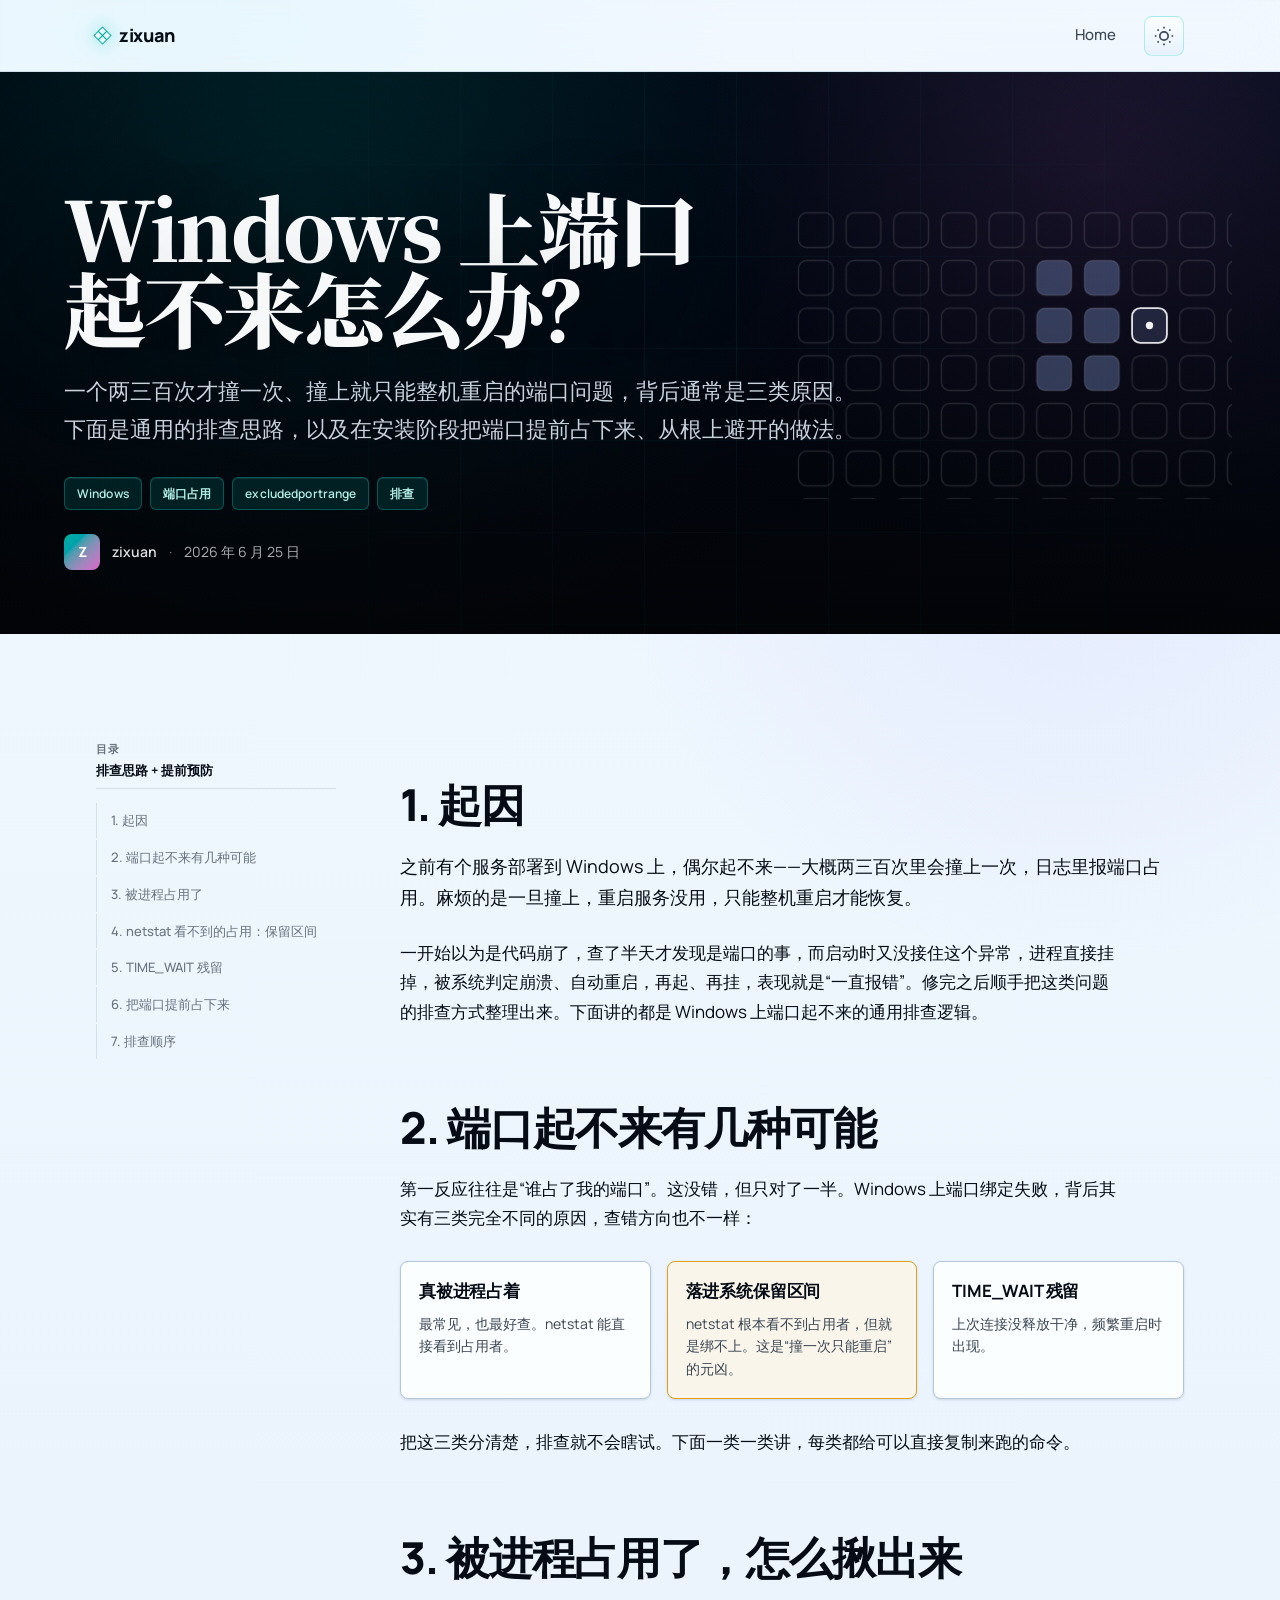
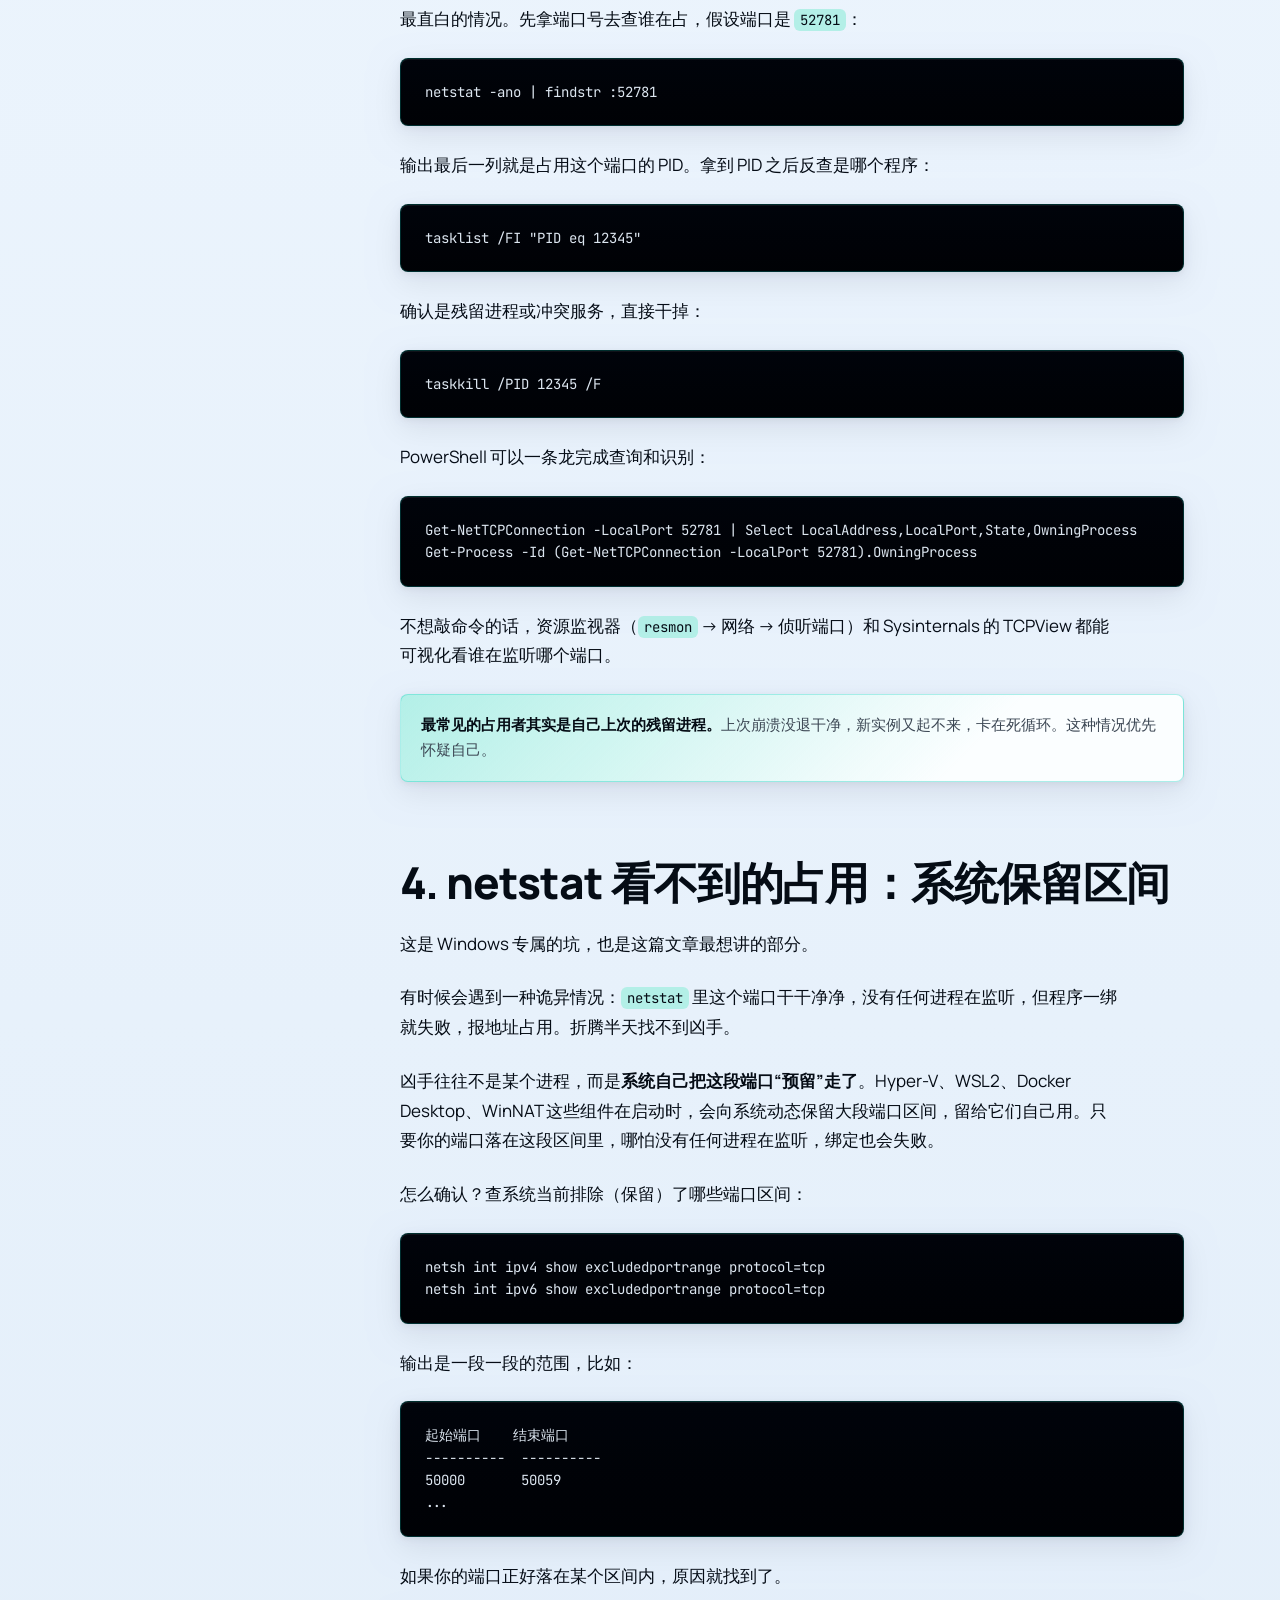
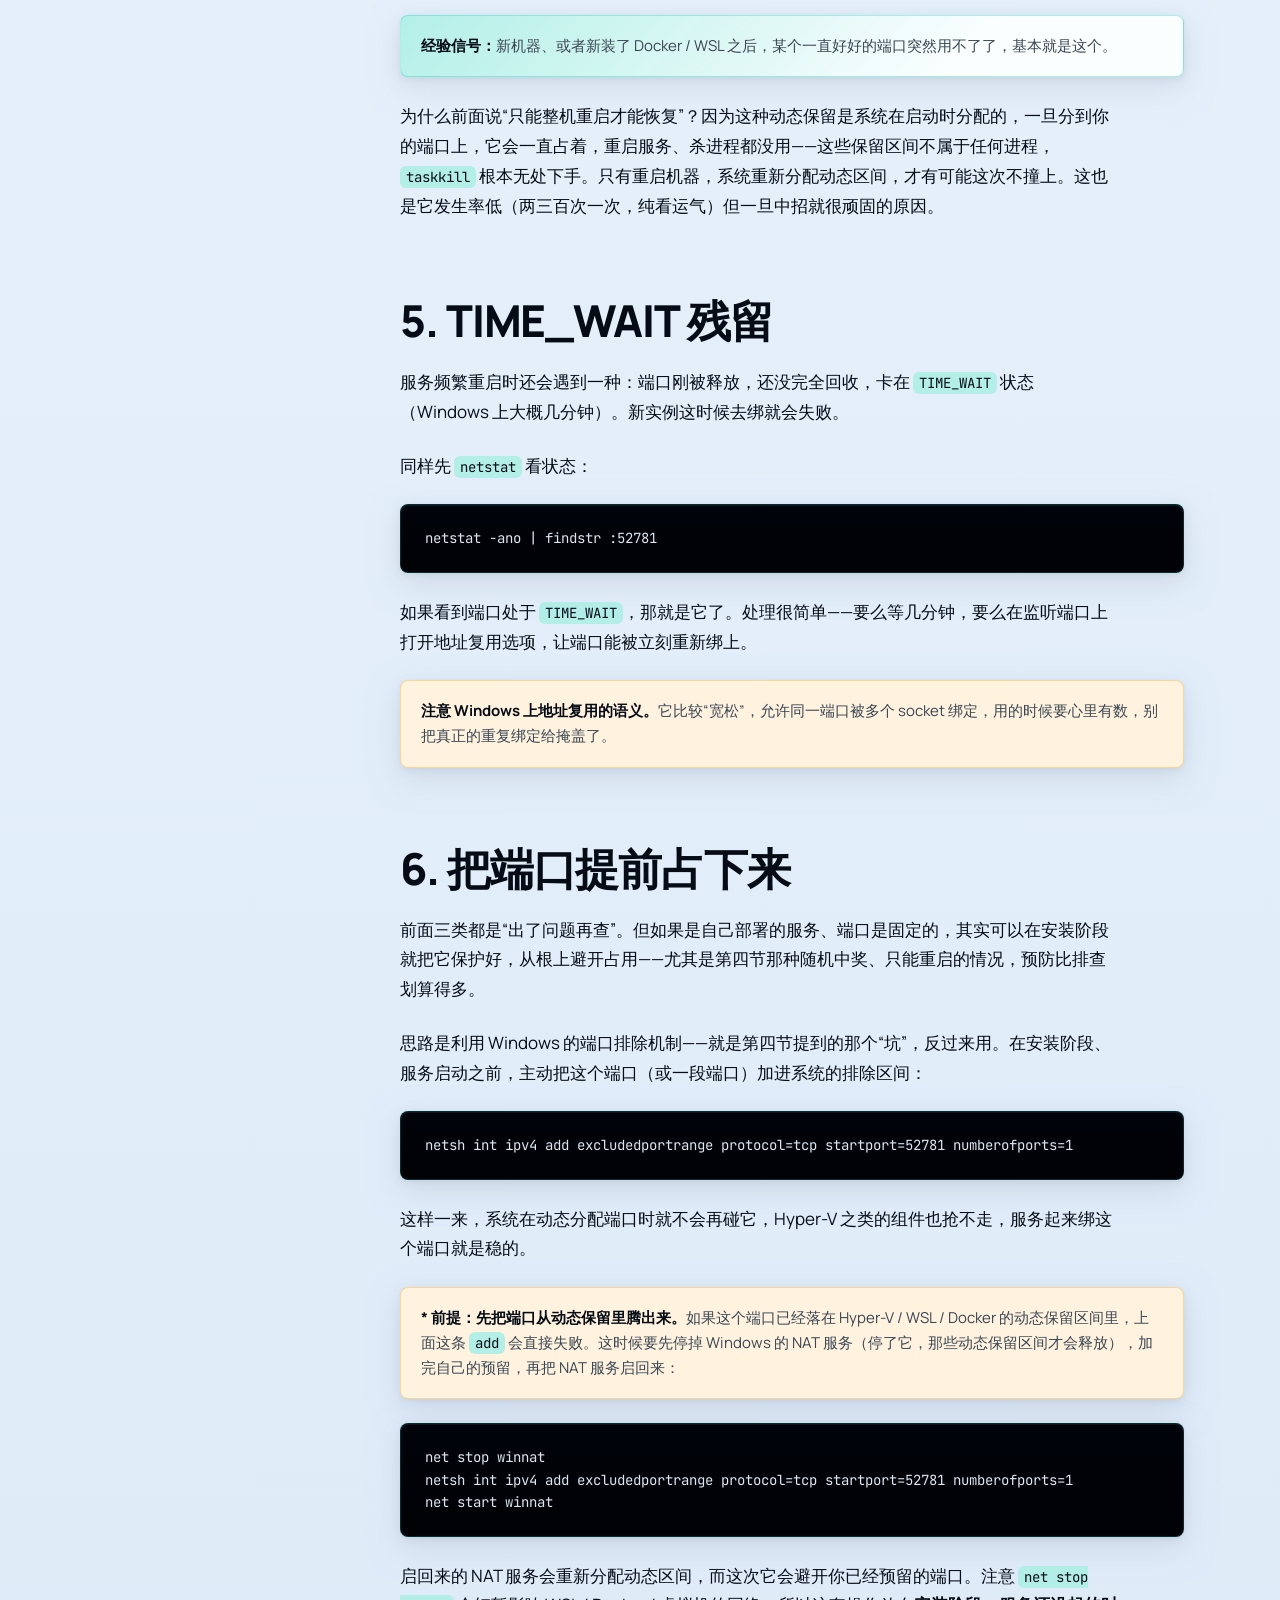
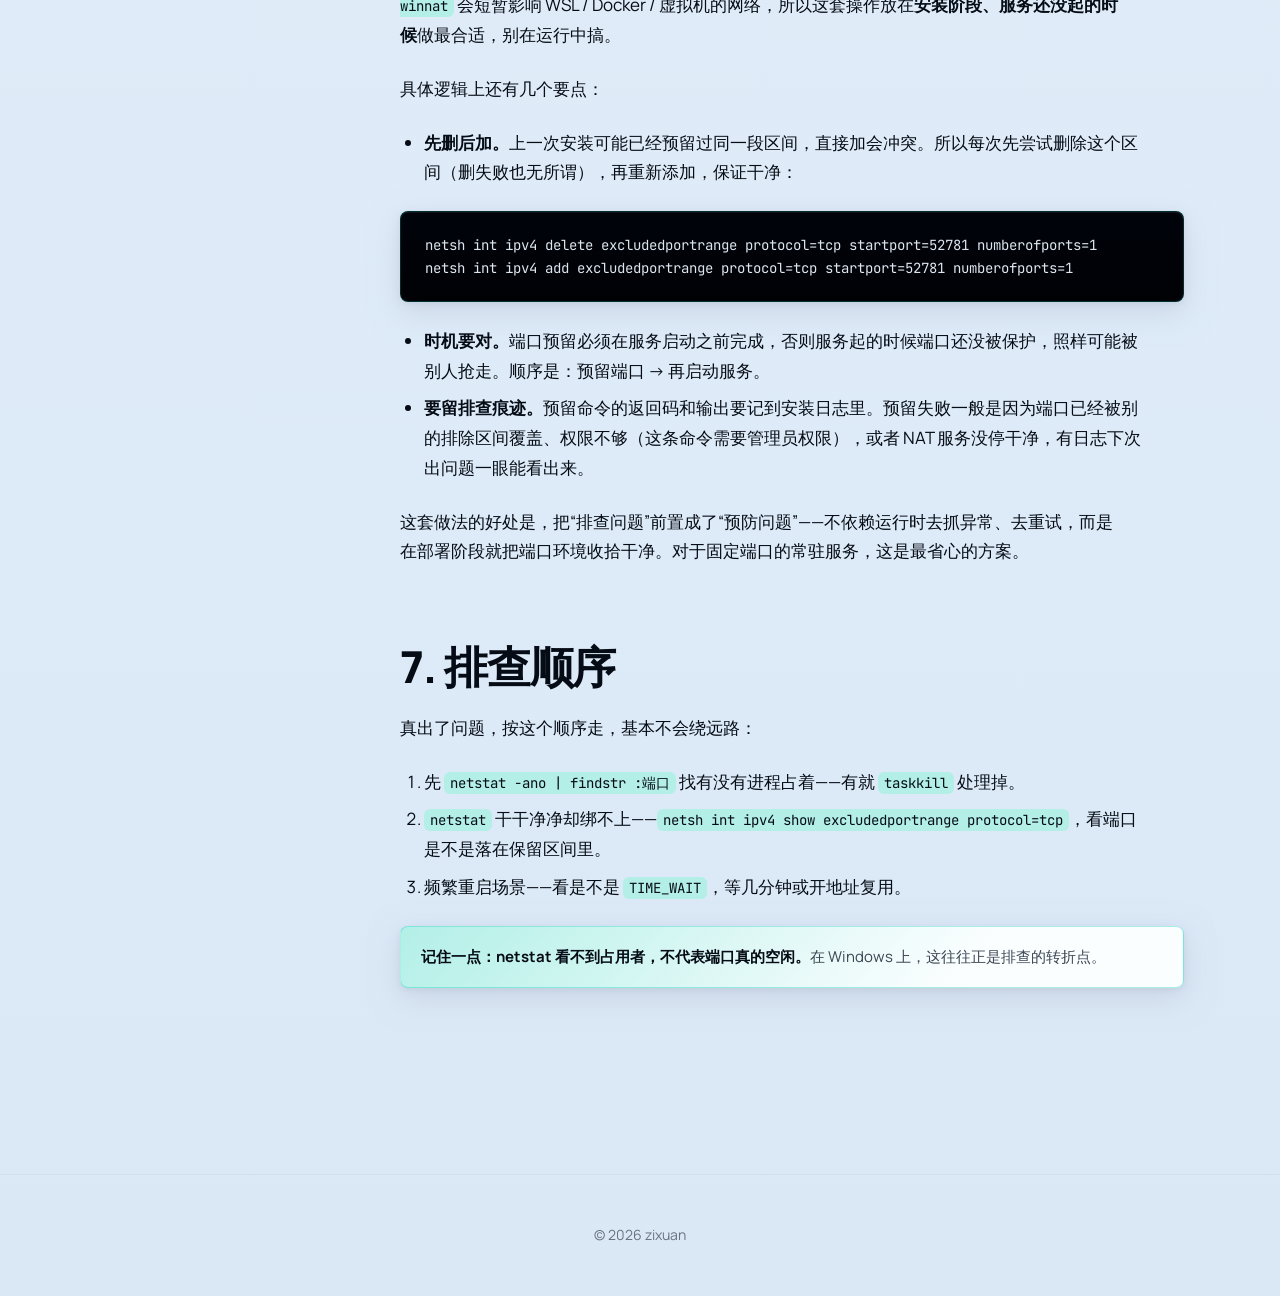
<file: windows-port-bind-failure-troubleshooting.html>
<!doctype html>
<html lang="zh-CN">
<head>
  <meta charset="utf-8" />
  <meta name="viewport" content="width=device-width, initial-scale=1" />
  <title>Windows 上端口起不来怎么办？</title>
  <link rel="stylesheet" href="shared.css" />
  <link rel="preconnect" href="https://fonts.googleapis.com" />
  <link rel="preconnect" href="https://fonts.gstatic.com" crossorigin />
  <link href="https://fonts.googleapis.com/css2?family=Noto+Serif+SC:wght@700;900&display=swap" rel="stylesheet" />
  <style>
    .article-hero::before {
      background:
        linear-gradient(
          to top,
          oklch(0.1 0.01 260 / 0.88) 0%,
          oklch(0.12 0.02 250 / 0.54) 52%,
          oklch(0.22 0.05 220 / 0.16) 100%
        );
    }

    .article-hero h1 {
      font-family: "Noto Serif SC", var(--font-sans);
      font-weight: 900;
    }

    .hero-art {
      position: absolute;
      right: 48px;
      top: 50%;
      transform: translateY(-50%);
      width: clamp(260px, 36vw, 440px);
      z-index: 1;
      opacity: 0.95;
      pointer-events: none;
    }

    .toc-head {
      margin-bottom: 12px;
      padding-bottom: 8px;
      border-bottom: 1px solid var(--border-subtle);
    }

    .toc-head span {
      display: block;
      font-size: 11px;
      font-weight: 700;
      letter-spacing: 0.08em;
      text-transform: uppercase;
      color: var(--text-tertiary);
    }

    .toc-head strong {
      display: block;
      margin-top: 4px;
      font-size: 13px;
      line-height: 1.45;
      font-weight: 700;
      color: var(--text-primary);
    }

    .toc-links {
      display: flex;
      flex-direction: column;
      gap: 2px;
    }

    section {
      margin: 0 0 74px;
      scroll-margin-top: 28px;
    }

    section:target h2 {
      color: var(--accent);
    }

    .lead {
      font-size: 18px;
      line-height: 1.75;
      color: var(--text-primary);
    }

    .note {
      border: 1px solid oklch(0.55 0.25 260 / 0.28);
      background: var(--accent-soft);
      border-radius: 8px;
      padding: 18px 20px;
      margin: 24px 0;
      color: var(--text-secondary);
      line-height: 1.65;
    }

    .note strong {
      color: var(--text-primary);
    }

    .note.warn {
      border-color: oklch(0.75 0.15 80 / 0.34);
      background: var(--warning-soft);
    }

    .cause-grid {
      display: grid;
      grid-template-columns: repeat(3, minmax(0, 1fr));
      gap: 16px;
      margin: 28px 0;
    }

    .cause-card {
      border: 1px solid var(--border);
      border-radius: 8px;
      background: var(--bg-card);
      padding: 18px;
      box-shadow: var(--shadow-sm);
    }

    .cause-card h3 {
      margin: 0 0 10px;
      font-size: 17px;
      line-height: 1.35;
    }

    .cause-card p {
      margin: 0;
      color: var(--text-secondary);
      font-size: 14px;
      line-height: 1.6;
    }

    .cause-card.warn {
      border-color: var(--warning);
      background: color-mix(in srgb, var(--warning) 9%, var(--bg-card));
    }

    @media (max-width: 820px) {
      .cause-grid {
        grid-template-columns: 1fr;
      }

      .hero-art {
        display: none;
      }
    }
  </style>
  <script src="theme.js"></script>
</head>
<body>
  <header class="site-header">
    <div class="site-header-inner">
      <a href="./index.html" class="site-logo">zixuan</a>
      <nav class="site-nav">
        <a href="./index.html">Home</a>
        <button class="theme-toggle" id="themeToggle" aria-label="Toggle theme">
          <svg class="sun-icon" fill="none" viewBox="0 0 24 24" stroke="currentColor" stroke-width="2">
            <circle cx="12" cy="12" r="5"/>
            <path d="M12 1v2M12 21v2M4.22 4.22l1.42 1.42M18.36 18.36l1.42 1.42M1 12h2M21 12h2M4.22 19.78l1.42-1.42M18.36 5.64l1.42-1.42"/>
          </svg>
          <svg class="moon-icon" fill="none" viewBox="0 0 24 24" stroke="currentColor" stroke-width="2" style="display:none">
            <path d="M21 12.79A9 9 0 1111.21 3 7 7 0 0021 12.79z"/>
          </svg>
        </button>
      </nav>
    </div>
  </header>

  <header class="article-hero">
    <svg class="hero-art" viewBox="0 0 480 320" fill="none" aria-hidden="true">
      <defs>
        <pattern id="portgrid" width="52" height="52" patternUnits="userSpaceOnUse">
          <rect x="7" y="7" width="38" height="38" rx="9" stroke="#ffffff" stroke-opacity="0.13" stroke-width="1.5"/>
        </pattern>
      </defs>
      <rect width="480" height="320" fill="url(#portgrid)"/>
      <g fill="#9db8ff" fill-opacity="0.30">
        <rect x="267" y="59" width="38" height="38" rx="9"/>
        <rect x="319" y="59" width="38" height="38" rx="9"/>
        <rect x="267" y="111" width="38" height="38" rx="9"/>
        <rect x="319" y="111" width="38" height="38" rx="9"/>
        <rect x="267" y="163" width="38" height="38" rx="9"/>
        <rect x="319" y="163" width="38" height="38" rx="9"/>
      </g>
      <rect x="371" y="111" width="38" height="38" rx="9" fill="#9db8ff" fill-opacity="0.16" stroke="#ffffff" stroke-opacity="0.9" stroke-width="2"/>
      <circle cx="390" cy="130" r="4" fill="#ffffff"/>
    </svg>
    <div class="hero-inner">
      <h1>Windows 上端口起不来怎么办？</h1>
      <p class="subtitle">一个两三百次才撞一次、撞上就只能整机重启的端口问题，背后通常是三类原因。下面是通用的排查思路，以及在安装阶段把端口提前占下来、从根上避开的做法。</p>
      <div class="hero-tags">
        <span>Windows</span>
        <span>端口占用</span>
        <span>excludedportrange</span>
        <span>排查</span>
      </div>
      <div class="byline">
        <div class="byline-avatar">Z</div>
        <span class="byline-name">zixuan</span>
        <span class="byline-sep">·</span>
        <span class="byline-date">2026 年 6 月 25 日</span>
      </div>
    </div>
  </header>

  <div class="article-layout">
    <aside class="article-toc" aria-label="文章目录">
      <nav class="toc">
        <div class="toc-head">
          <span>目录</span>
          <strong>排查思路 + 提前预防</strong>
        </div>
        <div class="toc-links">
          <a href="#origin">1. 起因</a>
          <a href="#causes">2. 端口起不来有几种可能</a>
          <a href="#occupied">3. 被进程占用了</a>
          <a href="#reserved">4. netstat 看不到的占用：保留区间</a>
          <a href="#timewait">5. TIME_WAIT 残留</a>
          <a href="#reserve-port">6. 把端口提前占下来</a>
          <a href="#checklist">7. 排查顺序</a>
        </div>
      </nav>
    </aside>

    <main class="article-content">
      <section id="origin">
        <h2>1. 起因</h2>
        <p class="lead">之前有个服务部署到 Windows 上，偶尔起不来——大概两三百次里会撞上一次，日志里报端口占用。麻烦的是一旦撞上，重启服务没用，只能整机重启才能恢复。</p>
        <p>一开始以为是代码崩了，查了半天才发现是端口的事，而启动时又没接住这个异常，进程直接挂掉，被系统判定崩溃、自动重启，再起、再挂，表现就是“一直报错”。修完之后顺手把这类问题的排查方式整理出来。下面讲的都是 Windows 上端口起不来的通用排查逻辑。</p>
      </section>

      <section id="causes">
        <h2>2. 端口起不来有几种可能</h2>
        <p>第一反应往往是“谁占了我的端口”。这没错，但只对了一半。Windows 上端口绑定失败，背后其实有三类完全不同的原因，查错方向也不一样：</p>

        <div class="cause-grid">
          <div class="cause-card">
            <h3>真被进程占着</h3>
            <p>最常见，也最好查。netstat 能直接看到占用者。</p>
          </div>
          <div class="cause-card warn">
            <h3>落进系统保留区间</h3>
            <p>netstat 根本看不到占用者，但就是绑不上。这是“撞一次只能重启”的元凶。</p>
          </div>
          <div class="cause-card">
            <h3>TIME_WAIT 残留</h3>
            <p>上次连接没释放干净，频繁重启时出现。</p>
          </div>
        </div>

        <p>把这三类分清楚，排查就不会瞎试。下面一类一类讲，每类都给可以直接复制来跑的命令。</p>
      </section>

      <section id="occupied">
        <h2>3. 被进程占用了，怎么揪出来</h2>
        <p>最直白的情况。先拿端口号去查谁在占，假设端口是 <code>52781</code>：</p>

        <pre><code>netstat -ano | findstr :52781</code></pre>

        <p>输出最后一列就是占用这个端口的 PID。拿到 PID 之后反查是哪个程序：</p>

        <pre><code>tasklist /FI "PID eq 12345"</code></pre>

        <p>确认是残留进程或冲突服务，直接干掉：</p>

        <pre><code>taskkill /PID 12345 /F</code></pre>

        <p>PowerShell 可以一条龙完成查询和识别：</p>

        <pre><code>Get-NetTCPConnection -LocalPort 52781 | Select LocalAddress,LocalPort,State,OwningProcess
Get-Process -Id (Get-NetTCPConnection -LocalPort 52781).OwningProcess</code></pre>

        <p>不想敲命令的话，资源监视器（<code>resmon</code> → 网络 → 侦听端口）和 Sysinternals 的 TCPView 都能可视化看谁在监听哪个端口。</p>

        <div class="note">
          <strong>最常见的占用者其实是自己上次的残留进程。</strong>上次崩溃没退干净，新实例又起不来，卡在死循环。这种情况优先怀疑自己。
        </div>
      </section>

      <section id="reserved">
        <h2>4. netstat 看不到的占用：系统保留区间</h2>
        <p>这是 Windows 专属的坑，也是这篇文章最想讲的部分。</p>
        <p>有时候会遇到一种诡异情况：<code>netstat</code> 里这个端口干干净净，没有任何进程在监听，但程序一绑就失败，报地址占用。折腾半天找不到凶手。</p>
        <p>凶手往往不是某个进程，而是<strong>系统自己把这段端口“预留”走了</strong>。Hyper-V、WSL2、Docker Desktop、WinNAT 这些组件在启动时，会向系统动态保留大段端口区间，留给它们自己用。只要你的端口落在这段区间里，哪怕没有任何进程在监听，绑定也会失败。</p>
        <p>怎么确认？查系统当前排除（保留）了哪些端口区间：</p>

        <pre><code>netsh int ipv4 show excludedportrange protocol=tcp
netsh int ipv6 show excludedportrange protocol=tcp</code></pre>

        <p>输出是一段一段的范围，比如：</p>

        <pre><code>起始端口    结束端口
----------  ----------
50000       50059
...</code></pre>

        <p>如果你的端口正好落在某个区间内，原因就找到了。</p>

        <div class="note">
          <strong>经验信号：</strong>新机器、或者新装了 Docker / WSL 之后，某个一直好好的端口突然用不了了，基本就是这个。
        </div>

        <p>为什么前面说“只能整机重启才能恢复”？因为这种动态保留是系统在启动时分配的，一旦分到你的端口上，它会一直占着，重启服务、杀进程都没用——这些保留区间不属于任何进程，<code>taskkill</code> 根本无处下手。只有重启机器，系统重新分配动态区间，才有可能这次不撞上。这也是它发生率低（两三百次一次，纯看运气）但一旦中招就很顽固的原因。</p>
      </section>

      <section id="timewait">
        <h2>5. TIME_WAIT 残留</h2>
        <p>服务频繁重启时还会遇到一种：端口刚被释放，还没完全回收，卡在 <code>TIME_WAIT</code> 状态（Windows 上大概几分钟）。新实例这时候去绑就会失败。</p>
        <p>同样先 <code>netstat</code> 看状态：</p>

        <pre><code>netstat -ano | findstr :52781</code></pre>

        <p>如果看到端口处于 <code>TIME_WAIT</code>，那就是它了。处理很简单——要么等几分钟，要么在监听端口上打开地址复用选项，让端口能被立刻重新绑上。</p>

        <div class="note warn">
          <strong>注意 Windows 上地址复用的语义。</strong>它比较“宽松”，允许同一端口被多个 socket 绑定，用的时候要心里有数，别把真正的重复绑定给掩盖了。
        </div>
      </section>

      <section id="reserve-port">
        <h2>6. 把端口提前占下来</h2>
        <p>前面三类都是“出了问题再查”。但如果是自己部署的服务、端口是固定的，其实可以在安装阶段就把它保护好，从根上避开占用——尤其是第四节那种随机中奖、只能重启的情况，预防比排查划算得多。</p>
        <p>思路是利用 Windows 的端口排除机制——就是第四节提到的那个“坑”，反过来用。在安装阶段、服务启动之前，主动把这个端口（或一段端口）加进系统的排除区间：</p>

        <pre><code>netsh int ipv4 add excludedportrange protocol=tcp startport=52781 numberofports=1</code></pre>

        <p>这样一来，系统在动态分配端口时就不会再碰它，Hyper-V 之类的组件也抢不走，服务起来绑这个端口就是稳的。</p>

        <div class="note warn">
          <strong>* 前提：先把端口从动态保留里腾出来。</strong>如果这个端口已经落在 Hyper-V / WSL / Docker 的动态保留区间里，上面这条 <code>add</code> 会直接失败。这时候要先停掉 Windows 的 NAT 服务（停了它，那些动态保留区间才会释放），加完自己的预留，再把 NAT 服务启回来：
        </div>

        <pre><code>net stop winnat
netsh int ipv4 add excludedportrange protocol=tcp startport=52781 numberofports=1
net start winnat</code></pre>

        <p>启回来的 NAT 服务会重新分配动态区间，而这次它会避开你已经预留的端口。注意 <code>net stop winnat</code> 会短暂影响 WSL / Docker / 虚拟机的网络，所以这套操作放在<strong>安装阶段、服务还没起的时候</strong>做最合适，别在运行中搞。</p>

        <p>具体逻辑上还有几个要点：</p>

        <ul>
          <li><strong>先删后加。</strong>上一次安装可能已经预留过同一段区间，直接加会冲突。所以每次先尝试删除这个区间（删失败也无所谓），再重新添加，保证干净：</li>
        </ul>

        <pre><code>netsh int ipv4 delete excludedportrange protocol=tcp startport=52781 numberofports=1
netsh int ipv4 add excludedportrange protocol=tcp startport=52781 numberofports=1</code></pre>

        <ul>
          <li><strong>时机要对。</strong>端口预留必须在服务启动之前完成，否则服务起的时候端口还没被保护，照样可能被别人抢走。顺序是：预留端口 → 再启动服务。</li>
          <li><strong>要留排查痕迹。</strong>预留命令的返回码和输出要记到安装日志里。预留失败一般是因为端口已经被别的排除区间覆盖、权限不够（这条命令需要管理员权限），或者 NAT 服务没停干净，有日志下次出问题一眼能看出来。</li>
        </ul>

        <p>这套做法的好处是，把“排查问题”前置成了“预防问题”——不依赖运行时去抓异常、去重试，而是在部署阶段就把端口环境收拾干净。对于固定端口的常驻服务，这是最省心的方案。</p>
      </section>

      <section id="checklist">
        <h2>7. 排查顺序</h2>
        <p>真出了问题，按这个顺序走，基本不会绕远路：</p>
        <ol>
          <li>先 <code>netstat -ano | findstr :端口</code> 找有没有进程占着——有就 <code>taskkill</code> 处理掉。</li>
          <li><code>netstat</code> 干干净净却绑不上——<code>netsh int ipv4 show excludedportrange protocol=tcp</code>，看端口是不是落在保留区间里。</li>
          <li>频繁重启场景——看是不是 <code>TIME_WAIT</code>，等几分钟或开地址复用。</li>
        </ol>

        <div class="note">
          <strong>记住一点：netstat 看不到占用者，不代表端口真的空闲。</strong>在 Windows 上，这往往正是排查的转折点。
        </div>
      </section>
    </main>
  </div>

  <footer class="site-footer">
    &copy; 2026 zixuan
  </footer>
</body>
</html>
</file>
<file: shared.css>
@import url('https://fonts.googleapis.com/css2?family=Manrope:wght@400;500;600;700;800&family=JetBrains+Mono:wght@400;500;600;700&display=swap');

/* ═══════════════════════════════════════════════
   zixuan's blog — Shared Design System
   Authoritative · Precise · Thoughtful
   ═══════════════════════════════════════════════ */

/* ── Design Tokens ─────────────────────────── */
:root {
  /* Colors — Light (OKLCH) */
  --bg-base: oklch(0.975 0.012 248);
  --bg-card: oklch(0.995 0.004 248);
  --bg-elevated: oklch(0.955 0.018 248);
  --bg-sunken: oklch(0.925 0.024 248);
  --text-primary: oklch(0.15 0.024 252);
  --text-secondary: oklch(0.39 0.026 252);
  --text-tertiary: oklch(0.55 0.023 252);
  --border: oklch(0.82 0.035 248);
  --border-subtle: oklch(0.9 0.022 248);
  --accent: oklch(0.63 0.22 186);
  --accent-soft: oklch(0.91 0.062 186);
  --accent-hover: oklch(0.52 0.2 186);
  --signal: oklch(0.68 0.2 333);
  --signal-soft: oklch(0.93 0.055 333);
  --violet: oklch(0.58 0.24 282);
  --violet-soft: oklch(0.93 0.05 282);
  --copper: oklch(0.7 0.15 58);
  --copper-soft: oklch(0.94 0.045 58);
  --success: oklch(0.6 0.18 155);
  --success-soft: oklch(0.96 0.03 155);
  --warning: oklch(0.75 0.15 80);
  --warning-soft: oklch(0.97 0.03 80);
  --error: oklch(0.55 0.22 25);
  --error-soft: oklch(0.97 0.02 25);

  /* Shadows — Light */
  --shadow-sm: 0 1px 3px oklch(0.12 0.04 252 / 0.06), 0 1px 2px oklch(0.12 0.04 252 / 0.06);
  --shadow-md: 0 10px 30px oklch(0.12 0.04 252 / 0.08), 0 2px 6px oklch(0.12 0.04 252 / 0.06);
  --shadow-lg: 0 24px 70px oklch(0.12 0.04 252 / 0.14), 0 6px 18px oklch(0.12 0.04 252 / 0.08);

  /* SVG Colors — Light */
  --svg-bg: #F8FAFC;
  --svg-card: #FFFFFF;
  --svg-text: #172033;
  --svg-text-secondary: #64748B;
  --svg-border: #D8E2EE;
  --svg-connector: #CBD5E1;
  --svg-blue: #1D4ED8;
  --svg-blue-bg: #EFF6FF;
  --svg-blue-light: #DBEAFE;
  --svg-blue-mid: #93C5FD;
  --svg-teal: #0F766E;
  --svg-teal-bg: #ECFDF5;
  --svg-teal-light: #CCFBF1;
  --svg-teal-mid: #99F6E4;
  --svg-amber: #B45309;
  --svg-amber-bg: #FFF7ED;
  --svg-amber-light: #FEF3C7;
  --svg-amber-mid: #FDBA74;
  --svg-red: #B91C1C;
  --svg-red-bg: #FEF2F2;
  --svg-red-light: #FEE2E2;
  --svg-red-mid: #FCA5A5;
  --svg-purple: #6D28D9;
  --svg-purple-bg: #F5F3FF;
  --svg-purple-light: #EDE9FE;
  --svg-purple-mid: #C4B5FD;
  --svg-shadow: #0F172A;

  /* Layout */
  --max-width: min(90vw, 1600px);
  --max-content: 720px;
  --toc-width: 240px;

  /* Spacing */
  --space-xs: 4px;
  --space-sm: 8px;
  --space-md: 16px;
  --space-lg: 24px;
  --space-xl: 40px;
  --space-2xl: 64px;
  --space-3xl: 96px;

  /* Radius */
  --radius-sm: 6px;
  --radius-md: 8px;
  --radius-lg: 10px;
  --radius-full: 9999px;

  /* Typography */
  --font-sans: "Manrope", -apple-system, BlinkMacSystemFont, "Segoe UI", "PingFang SC", "Microsoft YaHei", "Noto Sans CJK SC", sans-serif;
  --font-mono: "JetBrains Mono", "SF Mono", "Fira Code", monospace;

  /* Motion */
  --ease-out: cubic-bezier(0.16, 1, 0.3, 1);
  --ease-spring: cubic-bezier(0.19, 1, 0.22, 1);
  --duration-fast: 150ms;
  --duration-normal: 300ms;
  --duration-slow: 500ms;
}

/* ── Dark Mode ─────────────────────────────── */
[data-theme="dark"] {
  --bg-base: oklch(0.11 0.026 252);
  --bg-card: oklch(0.155 0.034 252);
  --bg-elevated: oklch(0.2 0.04 252);
  --bg-sunken: oklch(0.08 0.022 252);
  --text-primary: oklch(0.96 0.008 248);
  --text-secondary: oklch(0.78 0.021 248);
  --text-tertiary: oklch(0.6 0.03 248);
  --border: oklch(0.3 0.055 248);
  --border-subtle: oklch(0.23 0.045 248);
  --accent: oklch(0.74 0.18 186);
  --accent-soft: oklch(0.22 0.07 186);
  --accent-hover: oklch(0.82 0.16 186);
  --signal: oklch(0.74 0.21 333);
  --signal-soft: oklch(0.22 0.075 333);
  --violet: oklch(0.72 0.2 282);
  --violet-soft: oklch(0.22 0.08 282);
  --copper: oklch(0.78 0.15 58);
  --copper-soft: oklch(0.24 0.065 58);
  --success: oklch(0.72 0.16 155);
  --success-soft: oklch(0.2 0.04 155);
  --warning: oklch(0.8 0.14 80);
  --warning-soft: oklch(0.22 0.04 80);
  --error: oklch(0.65 0.2 25);
  --error-soft: oklch(0.2 0.04 25);

  --shadow-sm: 0 1px 3px oklch(0 0 0 / 0.38), 0 1px 2px oklch(0 0 0 / 0.34);
  --shadow-md: 0 14px 42px oklch(0 0 0 / 0.4), 0 3px 10px oklch(0 0 0 / 0.28);
  --shadow-lg: 0 32px 92px oklch(0 0 0 / 0.48), 0 7px 20px oklch(0 0 0 / 0.34);

  /* SVG Colors — Dark */
  --svg-bg: #1A1A2E;
  --svg-card: #1E1E32;
  --svg-text: #E8E8F0;
  --svg-text-secondary: #8899AA;
  --svg-border: #2A2A3E;
  --svg-connector: #333348;
  --svg-blue: #4D8EFF;
  --svg-blue-bg: #0D1F3D;
  --svg-blue-light: #132D5E;
  --svg-blue-mid: #2563EB;
  --svg-teal: #34D399;
  --svg-teal-bg: #0D2818;
  --svg-teal-light: #134E30;
  --svg-teal-mid: #10B981;
  --svg-amber: #FBBF24;
  --svg-amber-bg: #2D2006;
  --svg-amber-light: #4A3408;
  --svg-amber-mid: #F59E0B;
  --svg-red: #F87171;
  --svg-red-bg: #2D0A0A;
  --svg-red-light: #4C1111;
  --svg-red-mid: #EF4444;
  --svg-purple: #A78BFA;
  --svg-purple-bg: #1A0D2E;
  --svg-purple-light: #2E1A4E;
  --svg-purple-mid: #8B5CF6;
  --svg-shadow: #000000;
}

/* ── Base Reset ────────────────────────────── */
*, *::before, *::after { box-sizing: border-box; margin: 0; padding: 0; }
html { scroll-behavior: smooth; }

body {
  color: var(--text-primary);
  background:
    radial-gradient(circle at 14% 0%, oklch(0.74 0.18 186 / 0.16), transparent 34rem),
    radial-gradient(circle at 84% 8%, oklch(0.72 0.2 282 / 0.12), transparent 30rem),
    linear-gradient(180deg, var(--bg-base) 0%, var(--bg-sunken) 100%);
  font-family: var(--font-sans);
  font-size: 17px;
  line-height: 1.75;
  -webkit-font-smoothing: antialiased;
  -moz-osx-font-smoothing: grayscale;
  overflow-x: hidden;
  transition: background var(--duration-normal) var(--ease-out),
              color var(--duration-normal) var(--ease-out);
}

body::before {
  content: "";
  position: fixed;
  inset: 0;
  pointer-events: none;
  z-index: -1;
  background-image:
    linear-gradient(oklch(0.74 0.18 186 / 0.07) 1px, transparent 1px),
    linear-gradient(90deg, oklch(0.74 0.18 186 / 0.05) 1px, transparent 1px);
  background-size: 72px 72px;
  mask-image: linear-gradient(to bottom, black, transparent 78%);
}

a {
  color: var(--accent);
  text-decoration: none;
  transition: color var(--duration-fast) var(--ease-out);
}
a:hover { color: var(--accent-hover); }

img { max-width: 100%; height: auto; display: block; }

::selection {
  color: oklch(0.08 0.02 252);
  background: var(--accent);
}

.scroll-progress {
  position: fixed;
  top: 0;
  left: 0;
  z-index: 1200;
  width: 100%;
  height: 2px;
  transform-origin: left;
  transform: scaleX(0);
  background: linear-gradient(90deg, var(--accent), var(--signal), var(--violet));
  box-shadow: 0 0 22px oklch(0.74 0.18 186 / 0.55);
}

/* ── Site Header ───────────────────────────── */
.site-header {
  position: sticky;
  top: 0;
  z-index: 1000;
  height: 72px;
  background: oklch(0.975 0.012 248 / 0.78);
  border-bottom: 1px solid oklch(0.82 0.035 248 / 0.52);
  backdrop-filter: blur(18px) saturate(1.2);
  transition: background var(--duration-normal) var(--ease-out),
              border-color var(--duration-normal) var(--ease-out);
}

[data-theme="dark"] .site-header {
  background: oklch(0.1 0.026 252 / 0.72);
}

.site-header-inner {
  max-width: var(--max-width);
  margin: 0 auto;
  height: 100%;
  padding: 0 32px;
  display: flex;
  align-items: center;
  justify-content: space-between;
}

.site-logo {
  position: relative;
  display: inline-flex;
  align-items: center;
  gap: 10px;
  font-size: 18px;
  font-weight: 800;
  color: var(--text-primary);
  letter-spacing: -0.02em;
  text-decoration: none;
}

.site-logo::before {
  content: "";
  width: 13px;
  height: 13px;
  border: 1px solid var(--accent);
  background:
    linear-gradient(90deg, transparent 46%, var(--accent) 46% 54%, transparent 54%),
    linear-gradient(transparent 46%, var(--accent) 46% 54%, transparent 54%);
  box-shadow: 0 0 18px oklch(0.74 0.18 186 / 0.5);
  transform: rotate(45deg);
}

.site-logo span {
  color: var(--accent);
}

.site-nav {
  display: flex;
  align-items: center;
  gap: 28px;
  font-size: 15px;
  font-weight: 500;
}

.site-nav a {
  position: relative;
  color: var(--text-secondary);
  text-decoration: none;
  transition: color var(--duration-fast) var(--ease-out);
}
.site-nav a:hover { color: var(--text-primary); }

.site-nav a::after {
  content: "";
  position: absolute;
  left: 0;
  right: 0;
  bottom: -8px;
  height: 1px;
  transform: scaleX(0);
  transform-origin: right;
  background: var(--accent);
  transition: transform var(--duration-normal) var(--ease-out);
}

.site-nav a:hover::after {
  transform: scaleX(1);
  transform-origin: left;
}

/* ── Theme Toggle ──────────────────────────── */
.theme-toggle {
  width: 40px;
  height: 40px;
  border-radius: 8px;
  border: 1px solid oklch(0.74 0.18 186 / 0.28);
  background: linear-gradient(180deg, var(--bg-card), var(--bg-elevated));
  cursor: pointer;
  display: flex;
  align-items: center;
  justify-content: center;
  transition: border-color var(--duration-fast) var(--ease-out),
              background var(--duration-fast) var(--ease-out),
              transform var(--duration-fast) var(--ease-out);
}

.theme-toggle:hover {
  border-color: var(--accent);
  background: var(--accent-soft);
  transform: translateY(-2px);
  box-shadow: 0 10px 30px oklch(0.74 0.18 186 / 0.18);
}

.theme-toggle svg {
  width: 20px;
  height: 20px;
  color: var(--text-secondary);
  transition: color var(--duration-fast) var(--ease-out),
              transform var(--duration-normal) var(--ease-out);
}

.theme-toggle:hover svg {
  color: var(--accent);
  transform: rotate(20deg);
}

/* ── Article Hero ──────────────────────────── */
.article-hero,
.hero {
  position: relative;
  min-height: clamp(480px, 58vh, 700px);
  display: flex;
  align-items: flex-end;
  padding: clamp(72px, 9vw, 120px) 48px 64px;
  overflow: hidden;
  background:
    radial-gradient(circle at 24% 24%, oklch(0.74 0.18 186 / 0.17), transparent 31rem),
    radial-gradient(circle at 86% 18%, oklch(0.74 0.21 333 / 0.14), transparent 25rem),
    linear-gradient(135deg, oklch(0.09 0.03 252), oklch(0.15 0.04 266));
  isolation: isolate;
}

.article-hero::before,
.hero::before {
  content: "";
  position: absolute;
  inset: 0;
  background:
    linear-gradient(
      to top,
      oklch(0.06 0.02 252 / 0.92) 0%,
      oklch(0.08 0.03 252 / 0.56) 48%,
      oklch(0.12 0.04 266 / 0.12) 100%
    );
  z-index: 1;
}

.article-hero::after,
.hero::after {
  content: "";
  position: absolute;
  inset: 0;
  z-index: 1;
  pointer-events: none;
  background:
    linear-gradient(90deg, oklch(0.74 0.18 186 / 0.12) 1px, transparent 1px),
    linear-gradient(oklch(0.74 0.18 186 / 0.08) 1px, transparent 1px);
  background-size: 92px 92px;
  mask-image: radial-gradient(circle at 58% 42%, black, transparent 68%);
  opacity: 0.7;
}

.article-hero > *,
.hero > * {
  position: relative;
  z-index: 2;
}

.article-hero-inner,
.hero-inner {
  max-width: var(--max-width);
  width: 100%;
  margin: 0 auto;
}

.article-hero h1,
.hero h1 {
  max-width: 980px;
  font-size: clamp(38px, 6.4vw, 82px);
  font-weight: 800;
  line-height: 0.98;
  letter-spacing: -0.03em;
  text-wrap: balance;
  color: oklch(0.98 0.003 260);
  margin-bottom: 24px;
  text-shadow: 0 22px 80px oklch(0 0 0 / 0.42);
}

.article-hero .subtitle,
.hero .subtitle {
  font-size: clamp(17px, 2vw, 22px);
  line-height: 1.75;
  color: oklch(0.86 0.018 248);
  max-width: 62ch;
  margin-bottom: 28px;
}

.article-hero .hero-tags,
.hero .hero-tags {
  display: flex;
  flex-wrap: wrap;
  gap: 8px;
  margin-bottom: 24px;
}

.article-hero .hero-tags span,
.hero .hero-tags span {
  display: inline-block;
  padding: 5px 12px;
  border-radius: 6px;
  font-size: 12px;
  font-weight: 600;
  letter-spacing: 0.01em;
  background: oklch(0.74 0.18 186 / 0.12);
  color: oklch(0.9 0.06 186);
  border: 1px solid oklch(0.74 0.18 186 / 0.32);
  box-shadow: inset 0 1px 0 oklch(1 0 0 / 0.1);
}

.article-hero .byline,
.hero .byline {
  display: flex;
  align-items: center;
  gap: 12px;
  font-size: 14px;
  color: oklch(0.75 0.005 260);
}

.article-hero .byline img,
.hero .byline img {
  width: 32px;
  height: 32px;
  border-radius: var(--radius-full);
  object-fit: cover;
}

.article-hero .byline .author-name,
.hero .byline .author-name {
  font-weight: 600;
  color: oklch(0.9 0.003 260);
}

.article-hero .byline .date-sep,
.hero .byline .date-sep {
  color: oklch(0.6 0.005 260);
}

.article-hero .byline-avatar,
.hero .byline-avatar {
  width: 36px;
  height: 36px;
  border-radius: 8px;
  background: linear-gradient(135deg, var(--accent), var(--signal));
  display: flex;
  align-items: center;
  justify-content: center;
  color: #fff;
  font-weight: 700;
  font-size: 14px;
  flex-shrink: 0;
}

.article-hero .byline-name,
.hero .byline-name {
  font-weight: 600;
  color: oklch(0.9 0.003 260);
}

.article-hero .byline-sep,
.hero .byline-sep {
  color: oklch(0.6 0.005 260);
}

.article-hero .byline-date,
.hero .byline-date {
  color: oklch(0.75 0.005 260);
}

/* ── Article Layout (Grid + TOC) ───────────── */
.article-layout,
.doc-shell {
  display: grid;
  grid-template-columns: minmax(190px, var(--toc-width)) minmax(0, 820px);
  justify-content: center;
  gap: clamp(32px, 5vw, 76px);
  max-width: var(--max-width);
  margin: 0 auto;
  padding: clamp(48px, 7vw, 88px) 32px 112px;
}

/* ── Article TOC ───────────────────────────── */
.article-toc,
.side-toc {
  position: sticky;
  top: 96px;
  max-height: calc(100vh - 120px);
  overflow-y: auto;
  font-size: 13px;
  line-height: 1.6;
  align-self: start;
  padding: 18px 0;
}

.article-toc nav,
.side-toc nav {
  display: flex;
  flex-direction: column;
  gap: 2px;
}

.article-toc .toc-title,
.side-toc .toc-title {
  font-size: 11px;
  font-weight: 700;
  letter-spacing: 0.08em;
  text-transform: uppercase;
  color: var(--text-tertiary);
  margin-bottom: 12px;
  padding-bottom: 8px;
  border-bottom: 1px solid var(--border-subtle);
}

.article-toc a,
.side-toc a {
  display: block;
  padding: 7px 0 7px 14px;
  color: var(--text-tertiary);
  border-left: 1px solid var(--border-subtle);
  font-weight: 500;
  transition: color var(--duration-fast) var(--ease-out),
              border-color var(--duration-fast) var(--ease-out);
}

.article-toc a:hover,
.side-toc a:hover {
  color: var(--accent);
  border-left-color: var(--accent);
}

.article-toc a.active,
.side-toc a.active {
  color: var(--accent);
  border-left-color: var(--accent);
  font-weight: 600;
}

/* ── Article Content ───────────────────────── */
.article-content {
  max-width: 100%;
  min-width: 0;
}

/* ── Article Typography ────────────────────── */
.article-content h1 {
  font-size: clamp(29px, 5vw, 42px);
  font-weight: 800;
  line-height: 1.15;
  letter-spacing: -0.03em;
  text-wrap: balance;
  margin: 48px 0 24px;
  color: var(--text-primary);
}

.article-content h2 {
  font-size: clamp(28px, 4vw, 44px);
  font-weight: 800;
  line-height: 1.2;
  letter-spacing: -0.025em;
  text-wrap: balance;
  margin: 56px 0 20px;
  color: var(--text-primary);
}

.article-content h3 {
  font-size: clamp(20px, 2.5vw, 22px);
  font-weight: 700;
  line-height: 1.3;
  letter-spacing: -0.01em;
  text-wrap: balance;
  margin: 40px 0 16px;
  color: var(--text-primary);
}

.article-content p {
  margin-bottom: 24px;
  color: var(--text-primary);
  text-wrap: pretty;
}

.article-content > p,
.article-content section > p,
.article-content li {
  max-width: 72ch;
}

.article-content strong {
  font-weight: 700;
  color: var(--text-primary);
}

.article-content ul,
.article-content ol {
  margin: 0 0 24px 24px;
  color: var(--text-primary);
}

.article-content li {
  margin-bottom: 8px;
  text-wrap: pretty;
}

.article-content blockquote {
  position: relative;
  border: 1px solid oklch(0.74 0.18 186 / 0.28);
  border-radius: var(--radius-md);
  padding: 22px 24px;
  margin: 32px 0;
  color: var(--text-primary);
  background: linear-gradient(135deg, var(--accent-soft), transparent);
  font-style: normal;
}

/* ── SVG Container ─────────────────────────── */
.svg-container {
  border-radius: var(--radius-lg);
  border: 1px solid oklch(0.74 0.18 186 / 0.22);
  background: linear-gradient(180deg, var(--bg-card), var(--bg-elevated));
  padding: 24px;
  margin: 32px 0;
  overflow-x: auto;
  transition: background var(--duration-normal) var(--ease-out),
              border-color var(--duration-normal) var(--ease-out);
}

.svg-container img {
  width: 100%;
  height: auto;
}

.article-content svg,
.article-content img[src$=".svg"],
.article-content .svg-diagram,
.article-content .chain-svg svg {
  width: 100% !important;
  max-width: 100% !important;
  min-width: 0 !important;
  height: auto !important;
}

.article-content .svg-panel,
.article-content .chain-svg {
  overflow-x: hidden !important;
}

/* ── Note / Callout ────────────────────────── */
.note {
  border: 1px solid oklch(0.74 0.18 186 / 0.32);
  background:
    linear-gradient(135deg, var(--accent-soft), transparent 70%),
    var(--bg-card);
  border-radius: var(--radius-md);
  padding: 20px 24px;
  margin: 24px 0;
  font-size: 15px;
  line-height: 1.65;
  color: var(--text-secondary);
}

.note.ok {
  border-color: oklch(0.6 0.18 155 / 0.3);
  background: var(--success-soft);
}

.note.warn {
  border-color: oklch(0.75 0.15 80 / 0.3);
  background: var(--warning-soft);
}

.note.risk {
  border-color: oklch(0.55 0.22 25 / 0.3);
  background: var(--error-soft);
}

.article-content .note {
  border: 1px solid oklch(0.74 0.18 186 / 0.32);
  border-left-width: 1px;
  background:
    linear-gradient(135deg, var(--accent-soft), transparent 72%),
    var(--bg-card);
  box-shadow: var(--shadow-md);
}

.article-content .figure,
.article-content .svg-panel,
.article-content .visual-card,
.article-content .mini-step,
.article-content .card {
  border-color: oklch(0.74 0.18 186 / 0.22);
  box-shadow: var(--shadow-sm);
}

/* ── Code Block ────────────────────────────── */
.article-content pre {
  background:
    linear-gradient(180deg, oklch(0.1 0.026 252), oklch(0.075 0.022 252));
  border: 1px solid oklch(0.74 0.18 186 / 0.22);
  border-radius: var(--radius-md);
  padding: 22px 24px;
  margin: 24px 0;
  overflow-x: auto;
  font-family: var(--font-mono);
  font-size: 14px;
  line-height: 1.6;
  color: oklch(0.92 0.018 248);
  box-shadow: var(--shadow-md), inset 0 1px 0 oklch(1 0 0 / 0.06);
}

.article-content code {
  font-family: var(--font-mono);
  font-size: 14px;
  background: var(--accent-soft);
  padding: 2px 6px;
  border-radius: var(--radius-sm);
  color: var(--text-primary);
}

.article-content pre code {
  background: none;
  padding: 0;
  color: inherit;
  white-space: pre-wrap;
  overflow-wrap: anywhere;
}

.article-content table {
  width: 100% !important;
  max-width: 100% !important;
  min-width: 0 !important;
  table-layout: fixed;
}

.article-content th,
.article-content td {
  overflow-wrap: anywhere;
  word-break: break-word;
}

/* ── Code Block Copy Button ────────────────── */
.pre-wrap {
  position: relative;
  margin: 24px 0;
}

.article-content .pre-wrap pre {
  margin: 0;
}

.copy-btn {
  position: absolute;
  top: 50%;
  right: 10px;
  transform: translateY(-50%);
  display: inline-flex;
  align-items: center;
  justify-content: center;
  width: 30px;
  height: 30px;
  padding: 0;
  color: var(--text-secondary);
  background: var(--bg-card);
  border: 1px solid var(--border);
  border-radius: var(--radius-sm);
  cursor: pointer;
  opacity: 0;
  transition: opacity var(--duration-fast) var(--ease-out),
              color var(--duration-fast) var(--ease-out),
              border-color var(--duration-fast) var(--ease-out);
}

.copy-btn svg {
  width: 15px;
  height: 15px;
}

.copy-btn .check-icon { display: none; }
.copy-btn.copied .copy-icon { display: none; }
.copy-btn.copied .check-icon { display: inline-block; }

.pre-wrap:hover .copy-btn,
.copy-btn:focus-visible {
  opacity: 1;
}

.copy-btn:hover {
  color: var(--accent);
  border-color: var(--accent);
}

.copy-btn.copied {
  color: var(--success);
  border-color: var(--success);
  opacity: 1;
}

@media (hover: none) {
  .copy-btn { opacity: 1; }
}

/* ── Tags ──────────────────────────────────── */
.tag {
  display: inline-block;
  padding: 4px 12px;
  border-radius: var(--radius-full);
  font-size: 12px;
  font-weight: 600;
  letter-spacing: 0.01em;
  background: var(--accent-soft);
  color: var(--accent);
  transition: background var(--duration-fast) var(--ease-out),
              color var(--duration-fast) var(--ease-out);
}

/* ── Site Footer ───────────────────────────── */
.site-footer {
  border-top: 1px solid var(--border-subtle);
  padding: 48px 32px;
  text-align: center;
  color: var(--text-tertiary);
  font-size: 14px;
}

/* ── Animations ────────────────────────────── */
@keyframes fadeInUp {
  from { opacity: 0; transform: translateY(24px); }
  to { opacity: 1; transform: translateY(0); }
}

@keyframes fadeIn {
  from { opacity: 0; }
  to { opacity: 1; }
}

.anim-fade-in-up {
  animation: fadeInUp 600ms var(--ease-out) both;
}

.anim-fade-in {
  animation: fadeIn 600ms var(--ease-out) both;
}

.anim-delay-1 { animation-delay: 100ms; }
.anim-delay-2 { animation-delay: 200ms; }
.anim-delay-3 { animation-delay: 300ms; }
.anim-delay-4 { animation-delay: 400ms; }
.anim-delay-5 { animation-delay: 500ms; }

.reveal-ready {
  opacity: 0.001;
  transform: translateY(18px);
  transition:
    opacity 700ms var(--ease-out),
    transform 700ms var(--ease-out),
    filter 700ms var(--ease-out);
  filter: blur(8px);
}

.reveal-ready.is-visible {
  opacity: 1;
  transform: translateY(0);
  filter: blur(0);
}

.article-content section:nth-of-type(2n).reveal-ready,
.post:nth-of-type(2n).reveal-ready {
  transition-duration: 820ms;
}

/* ── Reduced Motion ────────────────────────── */
@media (prefers-reduced-motion: reduce) {
  *,
  *::before,
  *::after {
    animation-duration: 0.01ms !important;
    animation-iteration-count: 1 !important;
    transition-duration: 0.01ms !important;
    scroll-behavior: auto !important;
  }

  html { scroll-behavior: auto; }

  .reveal-ready {
    opacity: 1;
    transform: none;
    filter: none;
  }
}

/* ── Responsive ────────────────────────────── */
@media (max-width: 960px) {
  .article-layout,
  .doc-shell {
    grid-template-columns: 1fr;
  }

  .article-toc,
  .side-toc {
    position: static;
    max-height: none;
    border-bottom: 1px solid var(--border-subtle);
    padding-bottom: 24px;
    margin-bottom: 24px;
  }

  .article-hero,
  .hero {
    min-height: 320px;
    padding: 32px 24px;
  }
}

@media (max-width: 640px) {
  .site-header-inner { padding: 0 20px; }
  body { font-size: 16px; }

  .article-layout,
  .doc-shell {
    padding: 32px 20px 64px;
    gap: 32px;
  }

  .article-hero,
  .hero {
    min-height: 280px;
    padding: 24px 20px;
  }
}
</file>
